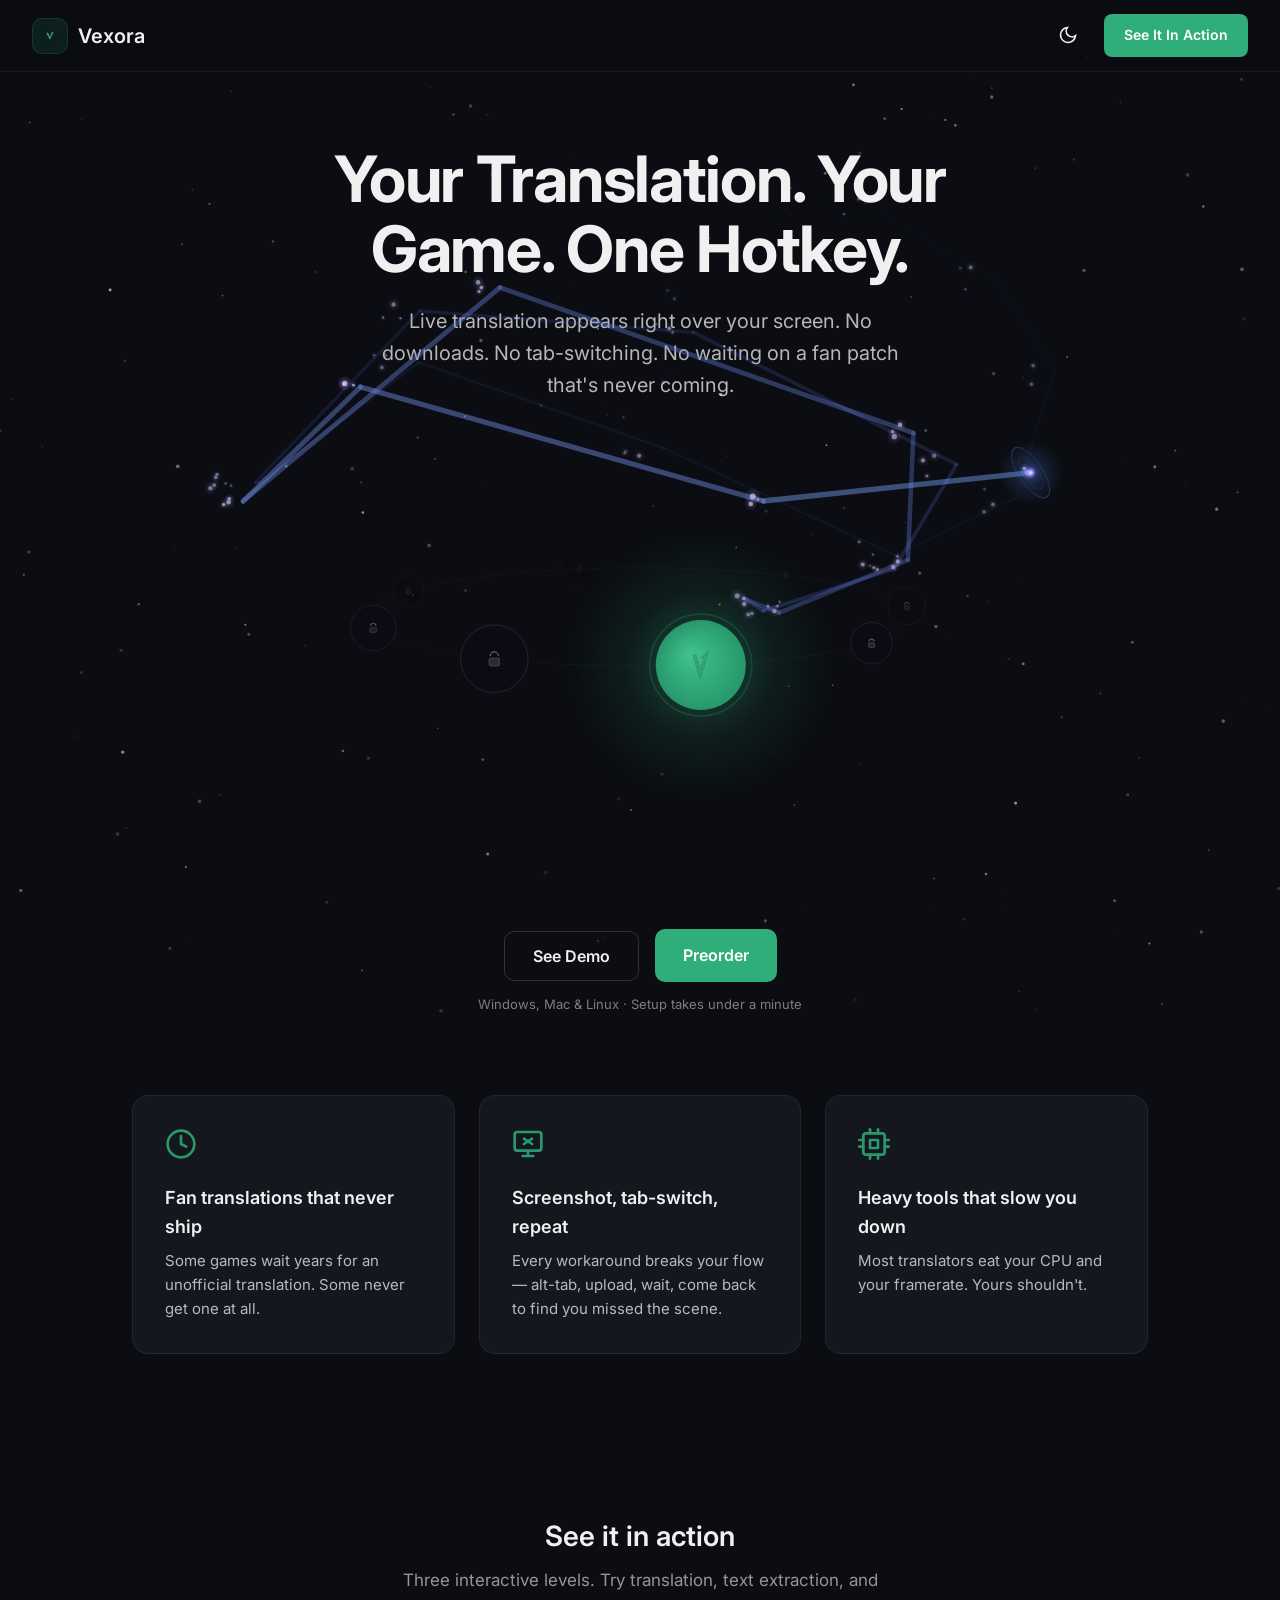
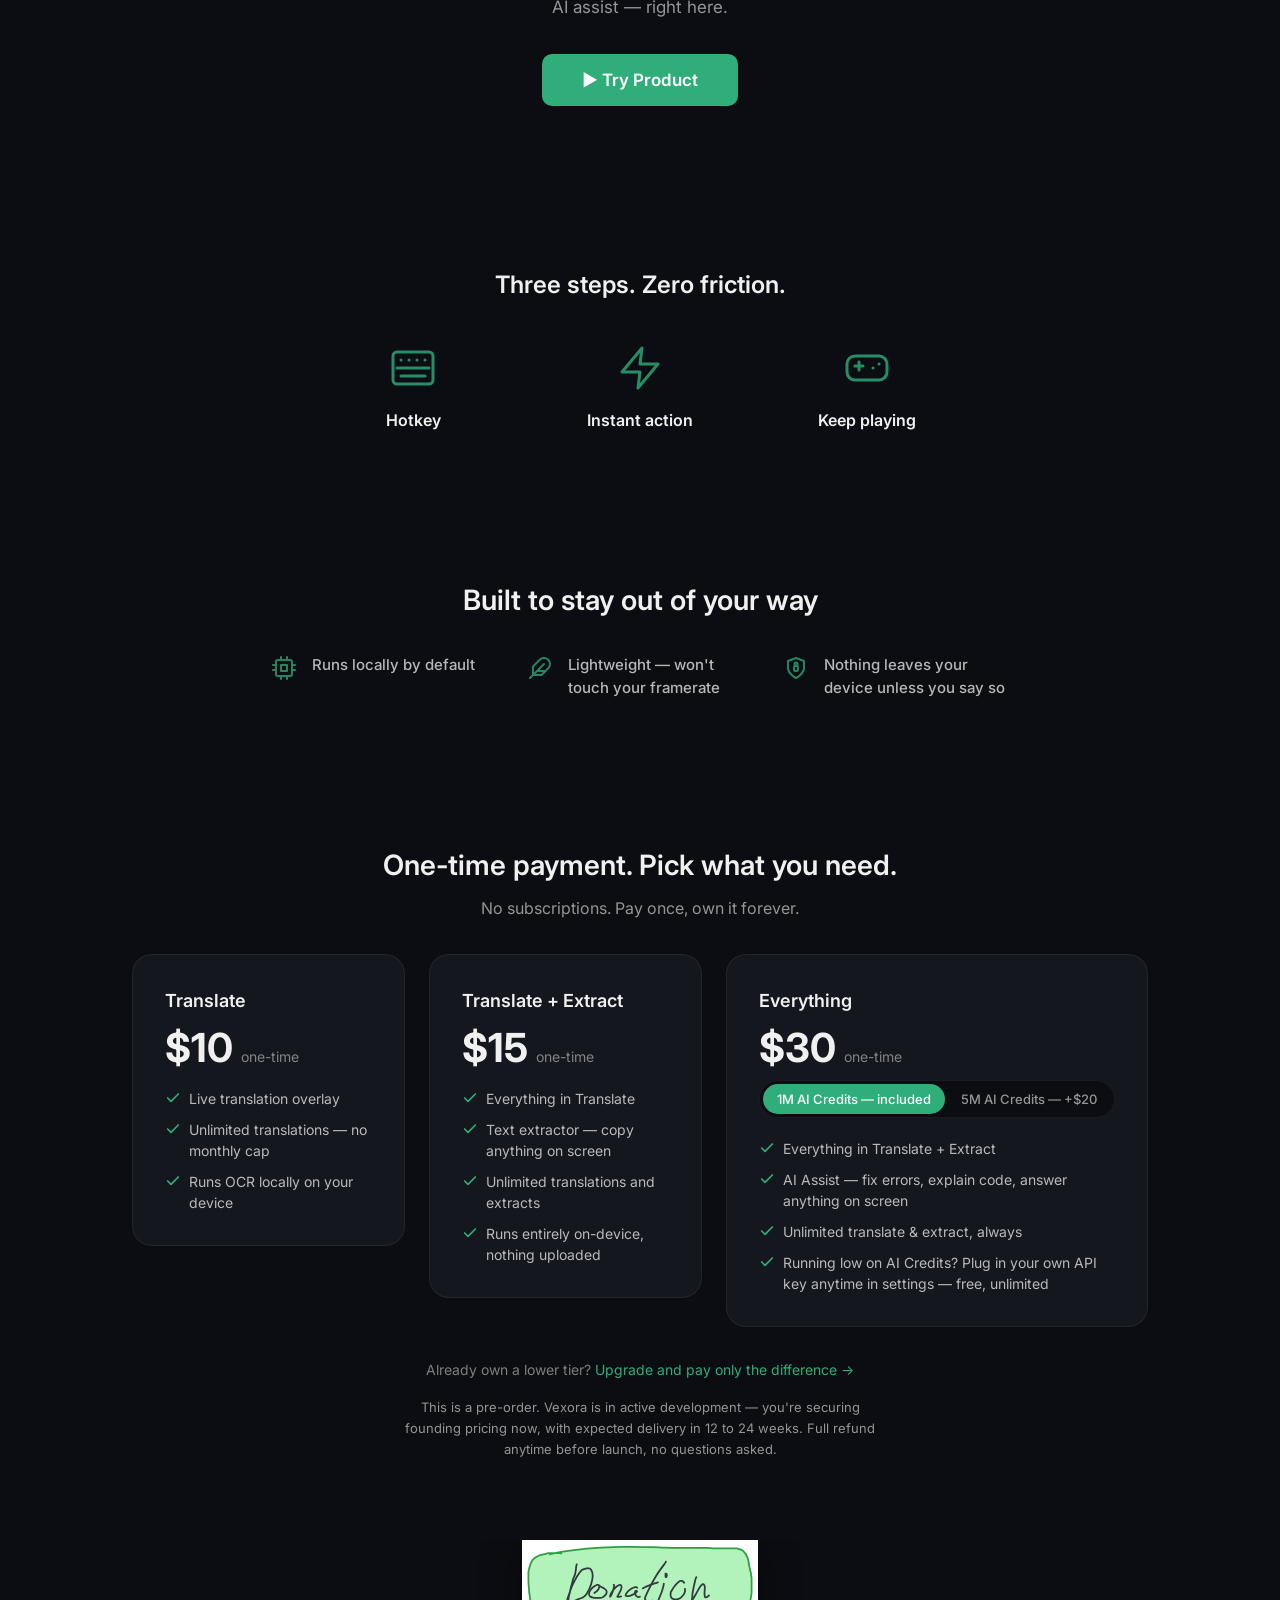
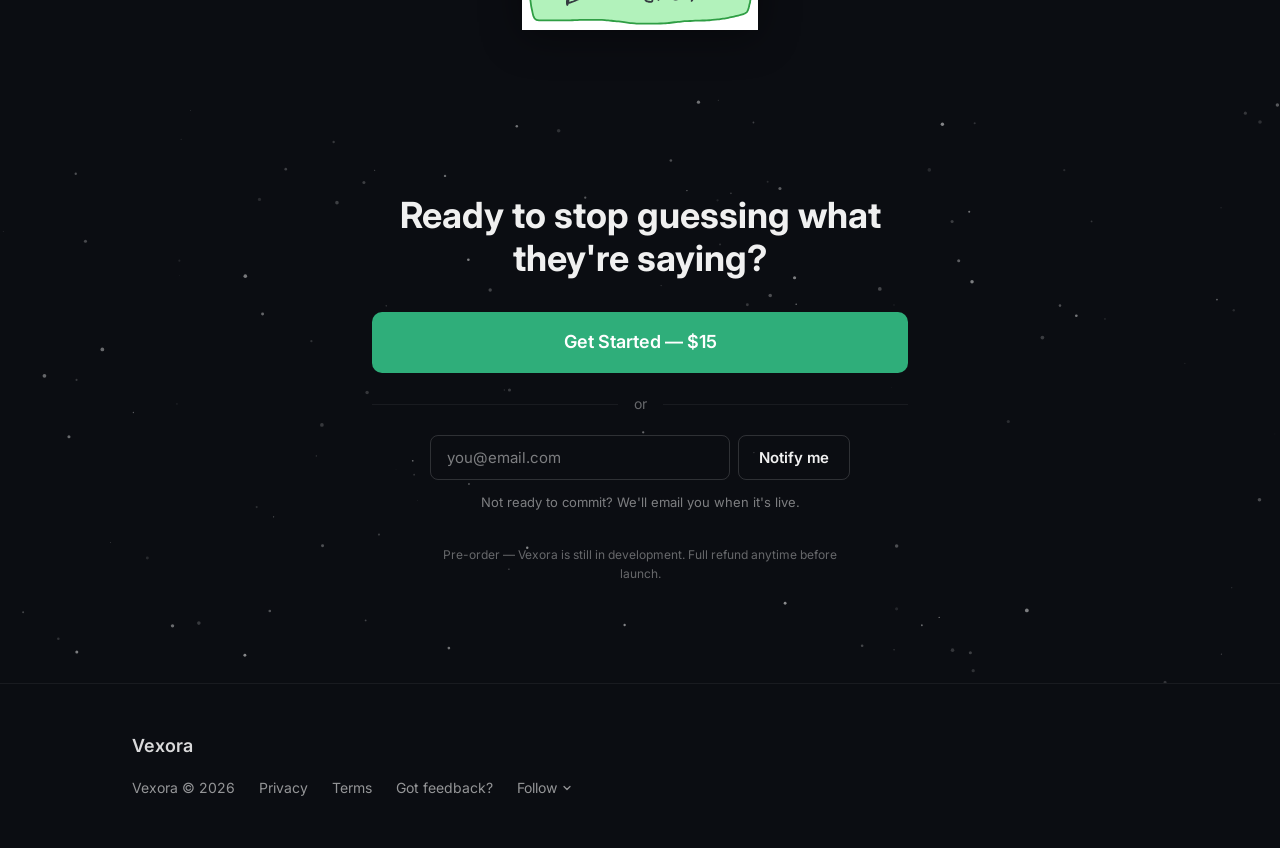
<file: index.html>
<!DOCTYPE html>
<html lang="en" data-theme="dark">
<head>
  <meta charset="UTF-8">
  <meta name="viewport" content="width=device-width, initial-scale=1.0">
  <title>Vexora — Live Game Translation & AI Screen Assistant</title>
  <meta name="description" content="Live translation appears right over your screen. No downloads. No tab-switching. No waiting on a fan patch that's never coming.">

  <!-- Open Graph (Discord / Reddit / Telegram share cards) -->
  <meta property="og:title" content="Vexora — Live Game Translation & AI Screen Assistant">
  <meta property="og:description" content="Live translation overlay for games. One hotkey, zero tab-switching. Works on Windows & Mac.">
  <meta property="og:type" content="website">
  <meta property="og:url" content="https://noxielabs.space/vexora/">
  <meta property="og:image" content="">
  <meta property="og:image:width" content="1200">
  <meta property="og:image:height" content="630">

  <!-- Twitter Card -->
  <meta name="twitter:card" content="summary_large_image">
  <meta name="twitter:title" content="Vexora — Live Game Translation & AI Screen Assistant">
  <meta name="twitter:description" content="Live translation overlay for games. One hotkey, zero tab-switching.">
  <meta name="twitter:image" content="">

  <!-- Favicon (inline SVG placeholder — geometric V in brand green) -->
  <link rel="icon" type="image/svg+xml" href="data:image/svg+xml,%3Csvg xmlns='http://www.w3.org/2000/svg' viewBox='0 0 32 32'%3E%3Crect width='32' height='32' rx='8' fill='%230B0D12'/%3E%3Cpath d='M8 9l8 14 8-14' stroke='%232FAE7A' stroke-width='3' stroke-linecap='round' stroke-linejoin='round' fill='none'/%3E%3C/svg%3E">

  <!-- Fonts -->
  <link rel="preconnect" href="https://fonts.googleapis.com">
  <link rel="preconnect" href="https://fonts.gstatic.com" crossorigin>
  <link href="https://fonts.googleapis.com/css2?family=Inter:wght@400;500;600;700&display=swap" rel="stylesheet">

  <link rel="stylesheet" href="assets/css/main.css">
</head>
<body>

  <!-- ========== HEADER ========== -->
  <header class="header" id="header">
    <a href="./" class="header__logo">
      <span class="header__logo-icon-wrap">
        <img src="assets/images/logo.png" alt="Vexora V logo" class="header__logo-icon">
      </span>
      <span class="header__logo-text">Vexora</span>
    </a>
    <div class="header__right">
      <!-- Theme Toggle -->
      <button class="theme-toggle" id="theme-toggle" aria-label="Toggle theme">
        <!-- Sun icon (shown in light theme) -->
        <svg class="theme-toggle__sun" xmlns="http://www.w3.org/2000/svg" fill="none" viewBox="0 0 24 24" stroke="currentColor" stroke-width="2">
          <circle cx="12" cy="12" r="5"/>
          <line x1="12" y1="1" x2="12" y2="3"/>
          <line x1="12" y1="21" x2="12" y2="23"/>
          <line x1="4.22" y1="4.22" x2="5.64" y2="5.64"/>
          <line x1="18.36" y1="18.36" x2="19.78" y2="19.78"/>
          <line x1="1" y1="12" x2="3" y2="12"/>
          <line x1="21" y1="12" x2="23" y2="12"/>
          <line x1="4.22" y1="19.78" x2="5.64" y2="18.36"/>
          <line x1="18.36" y1="5.64" x2="19.78" y2="4.22"/>
        </svg>
        <!-- Moon icon (shown in dark theme) -->
        <svg class="theme-toggle__moon" xmlns="http://www.w3.org/2000/svg" fill="none" viewBox="0 0 24 24" stroke="currentColor" stroke-width="2">
          <path d="M21 12.79A9 9 0 1 1 11.21 3 7 7 0 0 0 21 12.79z"/>
        </svg>
      </button>
      <!-- CTA — anchors to demo section -->
      <a href="#demo" class="header__cta" id="header-demo-btn">See It In Action</a>
      <!-- Preorder CTA in header links to pricing -->
      <!-- Note: main preorder CTA is in hero section -->
    </div>
  </header>

  <!-- ========== SECTION 1: HERO ========== -->
  <section class="section" id="hero">
    <canvas class="stars-canvas" id="hero-stars"></canvas>

    <div class="hero__content" style="padding: 0 var(--space-xl);">
      <h1 class="hero__title">Your Translation. Your Game. One&nbsp;Hotkey.</h1>
      <p class="hero__subtitle">Live translation appears right over your screen. No downloads. No tab-switching. No waiting on a fan patch that's never coming.</p>
    </div>

    <div class="hero__planets-wrap" id="planets-wrap">
      <canvas class="hero__planets-canvas" id="planets-canvas"></canvas>
    </div>

    <div class="hero__content" style="padding: 0 var(--space-xl);">
      <div class="hero__cta-group">
        <button class="hero__cta hero__cta--secondary" id="hero-demo-btn">See Demo</button>
        <a href="#pricing" class="hero__cta">Preorder</a>
      </div>
      <p class="hero__micro">Windows, Mac &amp; Linux · Setup takes under a minute</p>
    </div>
  </section>

  <!-- ========== SECTION 2: PAIN ========== -->
  <section class="section" id="pain">
    <div class="container">
      <div class="pain__grid">

        <!-- Card 1 -->
        <div class="pain-card">
          <svg class="pain-card__icon" viewBox="0 0 24 24" fill="none" stroke="currentColor" stroke-width="2" stroke-linecap="round" stroke-linejoin="round">
            <circle cx="12" cy="12" r="10"/>
            <polyline points="12 6 12 12 16 14"/>
          </svg>
          <h3 class="pain-card__title">Fan translations that never ship</h3>
          <p class="pain-card__text">Some games wait years for an unofficial translation. Some never get one at all.</p>
        </div>

        <!-- Card 2 -->
        <div class="pain-card">
          <svg class="pain-card__icon" viewBox="0 0 24 24" fill="none" stroke="currentColor" stroke-width="2" stroke-linecap="round" stroke-linejoin="round">
            <rect x="2" y="3" width="20" height="14" rx="2"/>
            <line x1="8" y1="21" x2="16" y2="21"/>
            <line x1="12" y1="17" x2="12" y2="21"/>
            <line x1="15" y1="8" x2="9" y2="12"/>
            <line x1="9" y1="8" x2="15" y2="12"/>
          </svg>
          <h3 class="pain-card__title">Screenshot, tab-switch, repeat</h3>
          <p class="pain-card__text">Every workaround breaks your flow — alt-tab, upload, wait, come back to find you missed the scene.</p>
        </div>

        <!-- Card 3 -->
        <div class="pain-card">
          <svg class="pain-card__icon" viewBox="0 0 24 24" fill="none" stroke="currentColor" stroke-width="2" stroke-linecap="round" stroke-linejoin="round">
            <rect x="4" y="4" width="16" height="16" rx="2"/>
            <rect x="9" y="9" width="6" height="6"/>
            <line x1="9" y1="1" x2="9" y2="4"/>
            <line x1="15" y1="1" x2="15" y2="4"/>
            <line x1="9" y1="20" x2="9" y2="23"/>
            <line x1="15" y1="20" x2="15" y2="23"/>
            <line x1="20" y1="9" x2="23" y2="9"/>
            <line x1="20" y1="14" x2="23" y2="14"/>
            <line x1="1" y1="9" x2="4" y2="9"/>
            <line x1="1" y1="14" x2="4" y2="14"/>
          </svg>
          <h3 class="pain-card__title">Heavy tools that slow you down</h3>
          <p class="pain-card__text">Most translators eat your CPU and your framerate. Yours shouldn't.</p>
        </div>

      </div>
    </div>
  </section>

  <!-- ========== SECTION 3: INTERACTIVE DEMO ========== -->
  <section class="section" id="demo">
    <div class="container" style="text-align: center;">
      <h2 class="demo__title">See it in action</h2>
      <p style="font-size: 17px; color: var(--text-tertiary); margin-top: var(--space-sm); margin-bottom: var(--space-xl); max-width: 480px; margin-left: auto; margin-right: auto;">Three interactive levels. Try translation, text extraction, and AI assist — right here.</p>
      <button class="hero__cta" id="try-product-btn" style="font-size: 17px; padding: 16px 40px;">
        ▶︎ Try Product
      </button>
    </div>
  </section>

  <!-- ========== SECTION 4: HOW IT WORKS ========== -->
  <section class="section" id="how-it-works">
    <div class="container">
      <div class="hiw__header">
        <h2 class="hiw__title">Three steps. Zero friction.</h2>
      </div>
      <div class="hiw__grid">
        <!-- Step 1 -->
        <div class="hiw__step">
          <svg class="hiw__icon" viewBox="0 0 24 24" fill="none" stroke="currentColor" stroke-width="1.5" stroke-linecap="round" stroke-linejoin="round">
            <rect x="2" y="4" width="20" height="16" rx="2"/>
            <line x1="6" y1="8" x2="6" y2="8.01"/>
            <line x1="10" y1="8" x2="10" y2="8.01"/>
            <line x1="14" y1="8" x2="14" y2="8.01"/>
            <line x1="18" y1="8" x2="18" y2="8.01"/>
            <line x1="4" y1="12" x2="20" y2="12"/>
            <line x1="6" y1="16" x2="18" y2="16"/>
          </svg>
          <span class="hiw__label">Hotkey</span>
        </div>
        <!-- Step 2 -->
        <div class="hiw__step">
          <svg class="hiw__icon" viewBox="0 0 24 24" fill="none" stroke="currentColor" stroke-width="1.5" stroke-linecap="round" stroke-linejoin="round">
            <polygon points="13 2 3 14 12 14 11 22 21 10 12 10 13 2"/>
          </svg>
          <span class="hiw__label">Instant action</span>
        </div>
        <!-- Step 3 -->
        <div class="hiw__step">
          <svg class="hiw__icon" viewBox="0 0 24 24" fill="none" stroke="currentColor" stroke-width="1.5" stroke-linecap="round" stroke-linejoin="round">
            <line x1="6" y1="11" x2="10" y2="11"/>
            <line x1="8" y1="9" x2="8" y2="13"/>
            <line x1="15" y1="12" x2="15.01" y2="12"/>
            <line x1="18" y1="10" x2="18.01" y2="10"/>
            <rect x="2" y="6" width="20" height="12" rx="4"/>
          </svg>
          <span class="hiw__label">Keep playing</span>
        </div>
      </div>
    </div>
  </section>

  <!-- ========== SECTION 5: PRIVACY / TRUST ========== -->
  <section class="section" id="privacy-trust">
    <div class="container container--narrow">
      <div class="trust__header">
        <h2 class="trust__title">Built to stay out of your way</h2>
      </div>
      <div class="trust__grid">
        <!-- Item 1 -->
        <div class="trust__item">
          <svg class="trust__icon" viewBox="0 0 24 24" fill="none" stroke="currentColor" stroke-width="2" stroke-linecap="round" stroke-linejoin="round">
            <rect x="4" y="4" width="16" height="16" rx="2"/>
            <rect x="9" y="9" width="6" height="6"/>
            <line x1="9" y1="1" x2="9" y2="4"/><line x1="15" y1="1" x2="15" y2="4"/>
            <line x1="9" y1="20" x2="9" y2="23"/><line x1="15" y1="20" x2="15" y2="23"/>
            <line x1="20" y1="9" x2="23" y2="9"/><line x1="20" y1="14" x2="23" y2="14"/>
            <line x1="1" y1="9" x2="4" y2="9"/><line x1="1" y1="14" x2="4" y2="14"/>
          </svg>
          <span class="trust__text">Runs locally by default</span>
        </div>
        <!-- Item 2 -->
        <div class="trust__item">
          <svg class="trust__icon" viewBox="0 0 24 24" fill="none" stroke="currentColor" stroke-width="2" stroke-linecap="round" stroke-linejoin="round">
            <path d="M20.24 12.24a6 6 0 0 0-8.49-8.49L5 10.5V19h8.5z"/>
            <line x1="16" y1="8" x2="2" y2="22"/>
            <line x1="17.5" y1="15" x2="9" y2="15"/>
          </svg>
          <span class="trust__text">Lightweight — won't touch your framerate</span>
        </div>
        <!-- Item 3 -->
        <div class="trust__item">
          <svg class="trust__icon" viewBox="0 0 24 24" fill="none" stroke="currentColor" stroke-width="2" stroke-linecap="round" stroke-linejoin="round">
            <path d="M12 22s8-4 8-10V5l-8-3-8 3v7c0 6 8 10 8 10z"/>
            <rect x="10" y="10" width="4" height="5" rx="1"/>
            <circle cx="12" cy="8" r="1.5"/>
          </svg>
          <span class="trust__text">Nothing leaves your device unless you say so</span>
        </div>
      </div>
    </div>
  </section>

  <!-- ========== SECTION 6: PRICING ========== -->
  <section class="section" id="pricing">
    <div class="container">

      <div class="pricing__header">
        <h2 class="pricing__title">One-time payment. Pick what you need.</h2>
        <p class="pricing__subtitle">No subscriptions. Pay once, own it forever.</p>
      </div>

      <div class="pricing__grid">

        <!-- TIER 1 -->
        <div class="pricing-card">
          <h3 class="pricing-card__name">Translate</h3>
          <div class="pricing-card__price-row">
            <span class="pricing-card__price">$10</span>
            <span class="pricing-card__price-label">one-time</span>
          </div>
          <ul class="pricing-card__features">
            <li class="pricing-card__feature">
              <svg class="pricing-card__check" viewBox="0 0 24 24" fill="none" stroke="currentColor" stroke-width="2.5" stroke-linecap="round" stroke-linejoin="round"><polyline points="20 6 9 17 4 12"/></svg>
              Live translation overlay
            </li>
            <li class="pricing-card__feature">
              <svg class="pricing-card__check" viewBox="0 0 24 24" fill="none" stroke="currentColor" stroke-width="2.5" stroke-linecap="round" stroke-linejoin="round"><polyline points="20 6 9 17 4 12"/></svg>
              Unlimited translations — no monthly cap
            </li>
            <li class="pricing-card__feature">
              <svg class="pricing-card__check" viewBox="0 0 24 24" fill="none" stroke="currentColor" stroke-width="2.5" stroke-linecap="round" stroke-linejoin="round"><polyline points="20 6 9 17 4 12"/></svg>
              Runs OCR locally on your device
            </li>
          </ul>
          <!-- <a href="#pending-checkout" class="pricing-card__btn pricing-card__btn--secondary" id="btn-tier1">Get Translate</a> -->
        </div>

        <!-- TIER 2 (highlighted) -->
        <div class="pricing-card">

          <h3 class="pricing-card__name">Translate + Extract</h3>
          <div class="pricing-card__price-row">
            <span class="pricing-card__price">$15</span>
            <span class="pricing-card__price-label">one-time</span>
          </div>
          <ul class="pricing-card__features">
            <li class="pricing-card__feature">
              <svg class="pricing-card__check" viewBox="0 0 24 24" fill="none" stroke="currentColor" stroke-width="2.5" stroke-linecap="round" stroke-linejoin="round"><polyline points="20 6 9 17 4 12"/></svg>
              Everything in Translate
            </li>
            <li class="pricing-card__feature">
              <svg class="pricing-card__check" viewBox="0 0 24 24" fill="none" stroke="currentColor" stroke-width="2.5" stroke-linecap="round" stroke-linejoin="round"><polyline points="20 6 9 17 4 12"/></svg>
              Text extractor — copy anything on screen
            </li>
            <li class="pricing-card__feature">
              <svg class="pricing-card__check" viewBox="0 0 24 24" fill="none" stroke="currentColor" stroke-width="2.5" stroke-linecap="round" stroke-linejoin="round"><polyline points="20 6 9 17 4 12"/></svg>
              Unlimited translations and extracts
            </li>
            <li class="pricing-card__feature">
              <svg class="pricing-card__check" viewBox="0 0 24 24" fill="none" stroke="currentColor" stroke-width="2.5" stroke-linecap="round" stroke-linejoin="round"><polyline points="20 6 9 17 4 12"/></svg>
              Runs entirely on-device, nothing uploaded
            </li>
          </ul>
          <!-- <a href="#pending-checkout" class="pricing-card__btn pricing-card__btn--primary" id="btn-tier2">Get Translate + Extract</a> -->
        </div>

        <!-- TIER 3 (with AI Credits toggle) -->
        <div class="pricing-card">
          <h3 class="pricing-card__name">Everything</h3>
          <div class="pricing-card__price-row">
            <span class="pricing-card__price" id="tier3-price">$30</span>
            <span class="pricing-card__price-label">one-time</span>
          </div>

          <!-- AI Credits toggle -->
          <div class="pricing-card__toggle-wrap">
            <div class="credits-toggle" id="credits-toggle">
              <button class="credits-toggle__opt active" data-credits="1m">1M AI Credits — included</button>
              <button class="credits-toggle__opt" data-credits="5m">5M AI Credits — +$20</button>
            </div>
          </div>

          <ul class="pricing-card__features">
            <li class="pricing-card__feature">
              <svg class="pricing-card__check" viewBox="0 0 24 24" fill="none" stroke="currentColor" stroke-width="2.5" stroke-linecap="round" stroke-linejoin="round"><polyline points="20 6 9 17 4 12"/></svg>
              Everything in Translate + Extract
            </li>
            <li class="pricing-card__feature">
              <svg class="pricing-card__check" viewBox="0 0 24 24" fill="none" stroke="currentColor" stroke-width="2.5" stroke-linecap="round" stroke-linejoin="round"><polyline points="20 6 9 17 4 12"/></svg>
              AI Assist — fix errors, explain code, answer anything on screen
            </li>
            <li class="pricing-card__feature">
              <svg class="pricing-card__check" viewBox="0 0 24 24" fill="none" stroke="currentColor" stroke-width="2.5" stroke-linecap="round" stroke-linejoin="round"><polyline points="20 6 9 17 4 12"/></svg>
              Unlimited translate &amp; extract, always
            </li>
            <li class="pricing-card__feature">
              <svg class="pricing-card__check" viewBox="0 0 24 24" fill="none" stroke="currentColor" stroke-width="2.5" stroke-linecap="round" stroke-linejoin="round"><polyline points="20 6 9 17 4 12"/></svg>
              Running low on AI Credits? Plug in your own API key anytime in settings — free, unlimited
            </li>
          </ul>
          <!-- <a href="#pending-checkout" class="pricing-card__btn pricing-card__btn--secondary" id="btn-tier3">Get Everything</a> -->
        </div>

      </div>

      <!-- Upgrade + disclaimer -->
      <div class="pricing__footer">
        <p class="pricing__upgrade">Already own a lower tier? <a href="mailto:noxielabs@gmail.com">Upgrade and pay only the difference →</a></p>
        <p class="pricing__disclaimer">This is a pre-order. Vexora is in active development — you're securing founding pricing now, with expected delivery in 12 to 24 weeks. Full refund anytime before launch, no questions asked.</p>
      </div>

    </div>
  </section>

  <!-- ========== BETA CTA BUTTON ========== -->
  <div style="display: flex; justify-content: center; padding: 0 24px 64px;">
    <a href="pages/beta.html" style="display: inline-block; transition: transform 0.3s ease;" onmouseenter="this.style.transform='scale(1.05) rotate(-2deg)'" onmouseleave="this.style.transform='scale(1) rotate(0deg)'">
      <img src="assets/images/button.svg" alt="Join the Beta" style="max-height: 90px; display: block; filter: drop-shadow(0 6px 20px rgba(0, 0, 0, 0.4));">
    </a>
  </div>

  <!-- ========== SECTION 7: FINAL CTA ========== -->
  <section class="section" id="final-cta">
    <canvas class="stars-canvas" id="cta-stars"></canvas>
    <div class="container container--cta" style="position: relative; z-index: 2;">
      <h2 class="cta__title">Ready to stop guessing what they're saying?</h2>

      <a href="#pending-checkout" class="cta__primary" id="cta-primary-btn">Get Started — $15</a>

      <div class="cta__divider"><span>or</span></div>

      <!-- Email form (inline confirmation, no redirect) -->
      <div id="email-form-wrap">
        <form class="cta__email-form" id="email-form" novalidate>
          <input class="cta__email-input" type="email" name="email" placeholder="you@email.com" required autocomplete="email">
          <button class="cta__email-btn" type="submit">Notify me</button>
        </form>
        <p class="cta__email-hint">Not ready to commit? We'll email you when it's live.</p>
      </div>

      <p class="cta__preorder-note">Pre-order — Vexora is still in development. Full refund anytime before launch.</p>
    </div>
  </section>

  <!-- ========== FOOTER ========== -->
  <footer class="footer" id="footer">
    <div class="footer__inner">
      <div class="footer__brand">Vexora</div>
      <div class="footer__links">
        <span class="footer__copy">Vexora © 2026</span>
        <a href="./pages/privacy.html" class="footer__link">Privacy</a>
        <a href="./pages/terms.html" class="footer__link">Terms</a>
        <a href="https://tally.so/r/rjQXMv" class="footer__link" id="footer-feedback" target="_blank" rel="noopener">Got feedback?</a>

        <!-- Follow popup -->
        <div class="footer__follow-wrap">
          <button class="footer__follow-btn" id="follow-btn">
            Follow
            <svg viewBox="0 0 24 24" fill="none" stroke="currentColor" stroke-width="2.5" stroke-linecap="round" stroke-linejoin="round"><polyline points="6 9 12 15 18 9"/></svg>
          </button>
          <div class="footer__popup" id="follow-popup">
            <!-- Twitter/X -->
            <a href="https://x.com/noxielabs" class="footer__popup-link" id="social-twitter" target="_blank" rel="noopener">
              <svg viewBox="0 0 24 24"><path d="M23.953 4.57a10 10 0 01-2.825.775 4.958 4.958 0 002.163-2.723 10.054 10.054 0 01-3.127 1.195 4.92 4.92 0 00-8.384 4.482C7.69 8.095 4.067 6.13 1.64 3.162a4.822 4.822 0 00-.666 2.475c0 1.71.87 3.213 2.188 4.096a4.904 4.904 0 01-2.228-.616v.06a4.923 4.923 0 003.946 4.827 4.996 4.996 0 01-2.212.085 4.936 4.936 0 004.604 3.417 9.867 9.867 0 01-6.102 2.105c-.39 0-.779-.023-1.17-.067a13.995 13.995 0 007.557 2.209c9.053 0 13.998-7.496 13.998-13.985 0-.21 0-.42-.015-.63A9.935 9.935 0 0024 4.59z"/></svg>
              Twitter (X)
            </a>
            <!-- Telegram -->
            <a href="https://t.me/noxielabs" class="footer__popup-link" id="social-telegram" target="_blank" rel="noopener">
              <svg viewBox="0 0 24 24" fill="currentColor"><path d="M11.944 0A12 12 0 0 0 0 12a12 12 0 0 0 12 12 12 12 0 0 0 12-12A12 12 0 0 0 12 0h-.056zm4.962 7.224c.1-.002.321.023.465.14a.506.506 0 0 1 .171.325c.016.093.036.306.02.472-.18 1.898-.962 6.502-1.36 8.627-.168.9-.499 1.201-.82 1.23-.696.065-1.225-.46-1.9-.902-1.056-.693-1.653-1.124-2.678-1.8-1.185-.78-.417-1.21.258-1.91.177-.184 3.247-2.977 3.307-3.23.007-.032.014-.15-.056-.212s-.174-.041-.249-.024c-.106.024-1.793 1.14-5.061 3.345-.479.33-.913.49-1.302.48-.428-.008-1.252-.241-1.865-.44-.752-.245-1.349-.374-1.297-.789.027-.216.325-.437.893-.663 3.498-1.524 5.83-2.529 6.998-3.014 3.332-1.386 4.025-1.627 4.476-1.635z"/></svg>
              Telegram
            </a>
          </div>
        </div>
      </div>
    </div>
  </footer>

  <!-- ========== FULL-SCREEN DEMO OVERLAY ========== -->
  <div class="demo-overlay" id="demo-overlay">
    <div class="demo-overlay__bar">
      <div class="demo-overlay__progress">
        <div class="demo-overlay__step" id="step-1"></div>
        <div class="demo-overlay__step" id="step-2"></div>
        <div class="demo-overlay__step" id="step-3"></div>
        <span class="demo-overlay__level-label" id="level-label">Level 1 / 3</span>
      </div>
      <button class="demo-overlay__close" id="overlay-close" aria-label="Close demo">
        <svg viewBox="0 0 24 24" fill="none" stroke="currentColor" stroke-width="2" stroke-linecap="round" stroke-linejoin="round"><line x1="18" y1="6" x2="6" y2="18"/><line x1="6" y1="6" x2="18" y2="18"/></svg>
      </button>
    </div>

    <canvas class="demo-overlay__comet" id="demo-comet-canvas"></canvas>

    <div class="demo-overlay__body">
      <!-- Level transition screen -->
      <div class="demo-overlay__transition" id="level-transition">
        <div class="demo-overlay__transition-text" id="transition-text">Level Complete!</div>
        <div class="demo-overlay__transition-sub" id="transition-sub">Moving to next level...</div>
      </div>

      <!-- LEVEL 1: Translate (user-triggered) -->
      <div class="demo-overlay__level" id="overlay-level-1">
        <div class="demo-overlay__level-title">Level 1 — Translate</div>
        <p class="demo-overlay__level-desc">Press the hotkey to translate</p>

        <div class="demo-stage">
          <div class="translate__speaker">
            <div class="translate__avatar"></div>
            <span class="translate__speaker-name">NPC</span>
          </div>
          <div class="translate__text-line" id="ol-translate-text"></div>
        </div>

        <div class="demo-hotkey-indicator" id="ol-hotkey-indicator">
          <kbd>Hotkey</kbd> <span style="margin-left: 4px;">Translate</span>
        </div>
        <p class="demo-auto-caption" id="ol-translate-caption">That's it. No alt-tab, no dictionary, no guessing.</p>
      </div>

      <!-- LEVEL 2: Extract (user selects) -->
      <div class="demo-overlay__level" id="overlay-level-2">
        <div class="demo-overlay__level-title">Level 2 — Extract</div>
        <p class="demo-overlay__level-desc">Drag to select the text block</p>

        <div class="demo-stage" id="ol-extract-stage">
          <div class="demo__geo-frame demo__geo-frame--draggable" id="ol-extract-frame" style="max-width: 100%;">
            <div class="extract__lines" id="ol-extract-lines">
              <div class="extract__line"></div>
              <div class="extract__line"></div>
              <div class="extract__line"></div>
              <div class="extract__line"></div>
              <div class="extract__line"></div>
              <div class="extract__line"></div>
              <div class="extract__selection" id="ol-extract-selection"></div>
            </div>
            <div class="demo__toast" id="ol-extract-toast">
              <svg viewBox="0 0 24 24" fill="none" stroke="currentColor" stroke-width="2.5" stroke-linecap="round" stroke-linejoin="round"><polyline points="20 6 9 17 4 12"/></svg>
              Copied to clipboard
            </div>
            <div class="demo__select-rect" id="ol-extract-select-rect"></div>
          </div>
        </div>
        <p class="demo-auto-caption" id="ol-extract-caption">Grab any text on screen. Paste it wherever you need it.</p>
      </div>

      <!-- LEVEL 3: Assist (user selects) -->
      <div class="demo-overlay__level" id="overlay-level-3">
        <div class="demo-overlay__level-title">Level 3 — Assist</div>
        <p class="demo-overlay__level-desc">Select the broken blocks to fix them</p>

        <div class="demo-stage" id="ol-assist-stage">
          <div class="demo__geo-frame demo__geo-frame--draggable" id="ol-assist-frame" style="max-width: 100%;">
            <div class="assist__blocks" id="ol-assist-blocks">
              <div class="assist__block glitched"></div>
              <div class="assist__block glitched"></div>
              <div class="assist__block glitched"></div>
              <div class="assist__block glitched"></div>
              <div class="assist__block glitched"></div>
              <div class="assist__block glitched"></div>
            </div>
            <p class="assist__result" id="ol-assist-result">Fixed. Here's what went wrong: mismatched bracket on line 12.</p>
            <div class="demo__select-rect" id="ol-assist-select-rect"></div>
          </div>
        </div>
        <p class="demo-auto-caption" id="ol-assist-caption">From broken terminal output to a clear answer — instantly.</p>
      </div>

      <!-- FINISH screen -->
      <div class="demo-finish" id="overlay-finish">
        <div class="demo-finish__icon">
          <svg viewBox="0 0 24 24" fill="none" stroke="currentColor" stroke-width="2.5" stroke-linecap="round" stroke-linejoin="round"><polyline points="20 6 9 17 4 12"/></svg>
        </div>
        <div class="demo-finish__title">Demo Complete</div>
        <p class="demo-finish__desc">You've seen Translate, Extract, and Assist in action. Ready to get started?</p>
        <button class="demo-finish__btn" id="overlay-finish-btn">Finish</button>
      </div>
    </div>
  </div>

  <!-- Comet overlay canvas -->
  <canvas class="comet-canvas" id="comet-canvas"></canvas>

  <!-- Planet tooltip -->
  <div class="planet-tooltip" id="planet-tooltip"></div>

  <script>
    /* =============================================
       CONFIG — named constants for connectors
       (design-brief.md §10, mvp-toolbox.md)
       ============================================= */
    const CONFIG = {
      // Lemon Squeezy Checkout Links (Leave empty until you pass verification)
      LEMONSQUEEZY_CHECKOUT_URL_TIER1: "", 
      LEMONSQUEEZY_CHECKOUT_URL_TIER2: "",
      LEMONSQUEEZY_CHECKOUT_URL_TIER3_BASE: "",
      LEMONSQUEEZY_CHECKOUT_URL_TIER3_PLUS: "",
      
      // Loops.so Form Endpoint (Paste your Loops endpoint URL here)
      EMAIL_FORM_ENDPOINT: "https://app.loops.so/api/newsletter-form/cmslrspyg0m100j4dcmnsko24",
      
      // External Links (Replace these with your actual URLs)
      FEEDBACK_FORM_URL: "https://tally.so/r/rjQXMv", // Example Tally link
      TWITTER_URL: "https://x.com/noxielabs",
      TELEGRAM_URL: "https://t.me/noxielabs",
    };

    /* =============================================
       THEME TOGGLE
       ============================================= */
    const html = document.documentElement;
    const toggle = document.getElementById('theme-toggle');

    // Restore saved theme or default to dark
    const savedTheme = localStorage.getItem('vexora-theme') || 'dark';
    html.setAttribute('data-theme', savedTheme);

    toggle.addEventListener('click', () => {
      const current = html.getAttribute('data-theme');
      const next = current === 'dark' ? 'light' : 'dark';
      html.setAttribute('data-theme', next);
      localStorage.setItem('vexora-theme', next);
    });

    /* =============================================
       HEADER SCROLL STATE
       ============================================= */
    const header = document.getElementById('header');

    const onScroll = () => {
      if (window.scrollY > 10) {
        header.classList.add('scrolled');
      } else {
        header.classList.remove('scrolled');
      }
    };

    window.addEventListener('scroll', onScroll, { passive: true });
    onScroll(); // init

    /* =============================================
       HERO PARALLAX — mouse-driven bg shift
       (design-brief §1: "легкий parallax при русі
        миші, зсув 5-10px")
       ============================================= */
    const heroBg = document.getElementById('hero-bg');
    const heroSection = document.getElementById('hero');

    if (heroBg && heroSection) {
      let rafId = null;

      heroSection.addEventListener('mousemove', (e) => {
        if (rafId) return; // throttle to one rAF
        rafId = requestAnimationFrame(() => {
          const rect = heroSection.getBoundingClientRect();
          // Normalise cursor position to -1…+1 from center
          const nx = ((e.clientX - rect.left) / rect.width - 0.5) * 2;
          const ny = ((e.clientY - rect.top) / rect.height - 0.5) * 2;
          // Shift up to ±10px
          const dx = nx * 10;
          const dy = ny * 10;
          heroBg.style.transform = `translate(${dx}px, ${dy}px)`;
          rafId = null;
        });
      });

      heroSection.addEventListener('mouseleave', () => {
        heroBg.style.transition = 'transform 0.6s ease';
        heroBg.style.transform = 'translate(0, 0)';
        setTimeout(() => { heroBg.style.transition = ''; }, 600);
      });
    }

    /* =============================================
       GAMIFIED DEMO — Full-screen overlay with levels
       ============================================= */

    const GLYPHS = 'ΨΞΩΣΔΘΛΦαβγδεζηθλμξπρσφψωᚠᚢᚦᚨᚱᚲᛃᛇᛈᛉᛊᛏᛒᛗᛚᛞ';
    const TRANSLATED = 'Wait — I understand this now.';
    function randomGlyph() { return GLYPHS[Math.floor(Math.random() * GLYPHS.length)]; }
    function buildGlyphString(t) { return t.split('').map(c => c === ' ' ? ' ' : randomGlyph()).join(''); }

    // --- Overlay state machine ---
    const overlay = document.getElementById('demo-overlay');
    const overlayBody = overlay.querySelector('.demo-overlay__body');
    const levelLabel = document.getElementById('level-label');
    const steps = [document.getElementById('step-1'), document.getElementById('step-2'), document.getElementById('step-3')];
    const levels = [document.getElementById('overlay-level-1'), document.getElementById('overlay-level-2'), document.getElementById('overlay-level-3')];
    const finishScreen = document.getElementById('overlay-finish');
    const transitionEl = document.getElementById('level-transition');
    const transitionText = document.getElementById('transition-text');
    const transitionSub = document.getElementById('transition-sub');
    let currentLevel = 0;
    let translateLoopTimer = null;
    let overlayOpen = false;

    function openOverlay() {
      overlayOpen = true;
      document.body.style.overflow = 'hidden';
      overlay.classList.add('open');
      startLevel(1);
    }

    function closeOverlay() {
      overlayOpen = false;
      overlay.classList.remove('open');
      document.body.style.overflow = '';
      stopTranslateLoop();
      stopDemoComet();
      // Scroll back to the Try Product button
      setTimeout(() => {
        const btn = document.getElementById('try-product-btn');
        if (btn) btn.scrollIntoView({ behavior: 'smooth', block: 'center' });
      }, 500);
    }

    function updateProgress(level) {
      steps.forEach((s, i) => {
        s.classList.remove('active', 'done');
        if (i + 1 < level) s.classList.add('done');
        else if (i + 1 === level) s.classList.add('active');
      });
      levelLabel.textContent = level <= 3 ? `Level ${level} / 3` : 'Complete';
    }

    function startLevel(num) {
      currentLevel = num;
      updateProgress(num);

      // Hide all levels + finish
      levels.forEach(l => l.classList.remove('active'));
      finishScreen.classList.remove('active');
      transitionEl.classList.remove('active');

      if (num === 1) { startLevel1(); }
      else if (num === 2) { initLevel2(); levels[1].classList.add('active'); }
      else if (num === 3) { initLevel3(); levels[2].classList.add('active'); }

      // Start the demo comet guide for this level
      startDemoComet(num);
    }

    function transitionToLevel(nextNum) {
      stopTranslateLoop();
      stopDemoComet();
      const isFinish = nextNum > 3;
      transitionText.textContent = isFinish ? 'All Levels Complete!' : 'Level Complete!';
      transitionSub.textContent = isFinish ? 'Great job!' : 'Moving to next level...';
      transitionEl.classList.add('active');

      setTimeout(() => {
        transitionEl.classList.remove('active');
        if (isFinish) {
          levels.forEach(l => l.classList.remove('active'));
          updateProgress(4);
          finishScreen.classList.add('active');
        } else {
          startLevel(nextNum);
        }
      }, 1500);
    }

    // --- Localized success animation (confetti within shape) ---
    function playSuccessParticles(stageEl, rectData) {
      const container = document.createElement('div');
      container.className = 'selection-success';
      // Position at center of the selection rect
      const cx = rectData.x + rectData.w / 2;
      const cy = rectData.y + rectData.h / 2;
      container.style.left = cx + 'px';
      container.style.top = cy + 'px';

      const colors = ['#2FAE7A', '#6E64FC', '#4F8EF7', '#F5A623', '#3ec48f'];
      const count = 18;

      for (let i = 0; i < count; i++) {
        const p = document.createElement('div');
        p.className = 'selection-success__particle';
        const angle = (Math.PI * 2 * i) / count + (Math.random() - 0.5) * 0.5;
        const dist = 20 + Math.random() * Math.min(rectData.w, rectData.h) * 0.4;
        const tx = Math.cos(angle) * dist;
        const ty = Math.sin(angle) * dist;
        const sz = 4 + Math.random() * 5;
        p.style.width = sz + 'px';
        p.style.height = sz + 'px';
        p.style.background = colors[i % colors.length];
        p.style.setProperty('--tx', tx + 'px');
        p.style.setProperty('--ty', ty + 'px');
        container.appendChild(p);
      }

      stageEl.style.position = 'relative';
      stageEl.appendChild(container);
      setTimeout(() => container.remove(), 900);
    }

    // --- LEVEL 1: User-triggered translate ---
    const olTranslateEl = document.getElementById('ol-translate-text');
    const olHotkeyInd = document.getElementById('ol-hotkey-indicator');
    const olTranslateCaption = document.getElementById('ol-translate-caption');
    let level1Triggered = false;

    function olRenderChars(text, className) {
      olTranslateEl.innerHTML = '';
      text.split('').forEach((ch, i) => {
        const span = document.createElement('span');
        span.className = 'translate__char ' + className;
        span.textContent = ch === ' ' ? '\u00A0' : ch;
        span.style.transitionDelay = (i * 22) + 'ms';
        olTranslateEl.appendChild(span);
      });
    }

    function playLevel1Seq(seq, index, onComplete) {
      if (index >= seq.length) {
        if (onComplete) onComplete();
        return;
      }

      if (index === 0) {
        olRenderChars(seq[index], 'morphing');
        requestAnimationFrame(() => requestAnimationFrame(() => {
          olTranslateEl.querySelectorAll('.translate__char').forEach(c => {
            c.classList.remove('morphing'); c.classList.add('revealed');
          });
        }));
        translateLoopTimer = setTimeout(() => playLevel1Seq(seq, index + 1, onComplete), 1500);
      } else {
        const chars = olTranslateEl.querySelectorAll('.translate__char');
        chars.forEach(c => { c.classList.remove('revealed'); c.classList.add('morphing'); });
        
        translateLoopTimer = setTimeout(() => {
          olRenderChars(seq[index], 'morphing');
          requestAnimationFrame(() => requestAnimationFrame(() => {
            olTranslateEl.querySelectorAll('.translate__char').forEach(c => {
              c.classList.remove('morphing'); c.classList.add('revealed');
            });
          }));
          translateLoopTimer = setTimeout(() => playLevel1Seq(seq, index + 1, onComplete), 1500);
        }, 400); 
      }
    }

    function startLevel1() {
      levels[0].classList.add('active');
      level1Triggered = false;
      olTranslateCaption.classList.remove('visible');
      olHotkeyInd.classList.remove('visible', 'pressed');

      stopTranslateLoop();
      
      const GIBBERISH_SEQ = ["&#^#&^$&#^$&^", "@#&^@##&@^$#&", "@($*(@*#&@(*&#*"];
      playLevel1Seq(GIBBERISH_SEQ, 0, () => {
        translateLoopTimer = setTimeout(() => olHotkeyInd.classList.add('visible'), 600);
      });
    }

    // User clicks the hotkey indicator to trigger translation
    olHotkeyInd.addEventListener('click', () => {
      if (currentLevel !== 1 || level1Triggered || !overlayOpen) return;
      level1Triggered = true;
      stopDemoComet(); // stop the comet orbiting
      runTranslateOnce();
    });

    function runTranslateOnce() {
      if (!overlayOpen || currentLevel !== 1) return;

      stopTranslateLoop();

      // Phase 1: Press hotkey indicator
      olHotkeyInd.classList.add('pressed');

      // The Purple Wave
      const stageEl = document.querySelector('#overlay-level-1 .demo-stage');
      const ripple = document.createElement('div');
      ripple.className = 'magic-ripple';
      stageEl.appendChild(ripple);
      
      setTimeout(() => ripple.remove(), 1200);

      // Phase 2: Blur out glyphs
      const chars = olTranslateEl.querySelectorAll('.translate__char');
      chars.forEach(c => { c.classList.remove('revealed'); c.classList.add('morphing'); });

      // Phase 3 & 4: Swap to translated sequence
      const ENGLISH_SEQ = ["Where is the artifact?", "The king hid it well.", "We must find it."];
      translateLoopTimer = setTimeout(() => {
        olHotkeyInd.classList.remove('pressed');
        olTranslateCaption.classList.add('visible');
        
        playLevel1Seq(ENGLISH_SEQ, 0, () => {
          // Phase 5: Advance to Level 2
          translateLoopTimer = setTimeout(() => {
            transitionToLevel(2);
          }, 1000);
        });
      }, 700);
    }

    function stopTranslateLoop() {
      if (translateLoopTimer) { clearTimeout(translateLoopTimer); translateLoopTimer = null; }
    }

    // --- LEVEL 2: Extract (drag-to-select) ---
    let olExtractState = 'idle';

    function initLevel2() {
      olExtractState = 'idle';
      const lines = document.querySelectorAll('#ol-extract-lines .extract__line');
      lines.forEach(l => l.classList.remove('selected'));
      document.getElementById('ol-extract-selection').classList.remove('visible');
      document.getElementById('ol-extract-toast').classList.remove('visible');
      document.getElementById('ol-extract-caption').classList.remove('visible');
      document.getElementById('ol-extract-select-rect').classList.remove('active');
    }

    function playOlExtractResult() {
      const lines = document.querySelectorAll('#ol-extract-lines .extract__line');
      const frame = document.getElementById('ol-extract-frame');
      const rectEl = document.getElementById('ol-extract-select-rect');
      const rectBounds = {
        x: parseInt(rectEl.style.left) || 0,
        y: parseInt(rectEl.style.top) || 0,
        w: parseInt(rectEl.style.width) || frame.offsetWidth,
        h: parseInt(rectEl.style.height) || frame.offsetHeight,
      };

      lines.forEach((line, i) => {
        setTimeout(() => line.classList.add('selected'), i * 80);
      });
      setTimeout(() => {
        document.getElementById('ol-extract-selection').classList.add('visible');
        playSuccessParticles(document.getElementById('ol-extract-stage'), rectBounds);
      }, lines.length * 80);
      setTimeout(() => {
        document.getElementById('ol-extract-toast').classList.add('visible');
        document.getElementById('ol-extract-caption').classList.add('visible');
        olExtractState = 'done';
        // Auto-advance after success
        setTimeout(() => transitionToLevel(3), 1800);
      }, lines.length * 80 + 300);
    }

    // --- LEVEL 3: Assist (drag-to-select) ---
    let olAssistState = 'idle';

    function initLevel3() {
      olAssistState = 'idle';
      const blocks = document.querySelectorAll('#ol-assist-blocks .assist__block');
      blocks.forEach(b => { b.classList.add('glitched'); b.classList.remove('fixed'); });
      document.getElementById('ol-assist-result').classList.remove('visible');
      document.getElementById('ol-assist-caption').classList.remove('visible');
      document.getElementById('ol-assist-select-rect').classList.remove('active');
    }

    function playOlAssistResult() {
      const blocks = document.querySelectorAll('#ol-assist-blocks .assist__block');
      const frame = document.getElementById('ol-assist-frame');
      const rectEl = document.getElementById('ol-assist-select-rect');
      const rectBounds = {
        x: parseInt(rectEl.style.left) || 0,
        y: parseInt(rectEl.style.top) || 0,
        w: parseInt(rectEl.style.width) || frame.offsetWidth,
        h: parseInt(rectEl.style.height) || frame.offsetHeight,
      };

      blocks.forEach(b => { b.classList.remove('glitched'); b.classList.add('fixed'); });
      setTimeout(() => {
        document.getElementById('ol-assist-result').classList.add('visible');
        document.getElementById('ol-assist-caption').classList.add('visible');
        playSuccessParticles(document.getElementById('ol-assist-stage'), rectBounds);
        olAssistState = 'done';
        // Auto-advance to finish after success
        setTimeout(() => transitionToLevel(4), 1800);
      }, 500);
    }

    // --- Shared drag-to-select utility for overlay levels ---
    function initOverlayDragSelect({ frame, rect, getState, setState, onComplete }) {
      if (!frame || !rect) return;
      let isDragging = false;
      let startX = 0, startY = 0;

      function getPos(e) {
        const fr = frame.getBoundingClientRect();
        const clientX = e.touches ? e.touches[0].clientX : e.clientX;
        const clientY = e.touches ? e.touches[0].clientY : e.clientY;
        return {
          x: Math.max(0, Math.min(clientX - fr.left, fr.width)),
          y: Math.max(0, Math.min(clientY - fr.top, fr.height)),
        };
      }

      function beginDrag(e) {
        if (getState() === 'animating' || getState() === 'done') return;
        e.preventDefault();
        isDragging = true;
        setState('dragging');
        const pos = getPos(e);
        startX = pos.x; startY = pos.y;
        rect.style.left = startX + 'px';
        rect.style.top = startY + 'px';
        rect.style.width = '0';
        rect.style.height = '0';
        rect.classList.add('active');
      }

      function moveDrag(e) {
        if (!isDragging) return;
        e.preventDefault();
        const pos = getPos(e);
        rect.style.left = Math.min(startX, pos.x) + 'px';
        rect.style.top = Math.min(startY, pos.y) + 'px';
        rect.style.width = Math.abs(pos.x - startX) + 'px';
        rect.style.height = Math.abs(pos.y - startY) + 'px';
      }

      function endDrag() {
        if (!isDragging) return;
        isDragging = false;
        const w = parseInt(rect.style.width) || 0;
        const h = parseInt(rect.style.height) || 0;
        if (w > 20 && h > 20) {
          setState('animating');
          setTimeout(() => { rect.classList.remove('active'); onComplete(); }, 200);
        } else {
          rect.classList.remove('active');
          setState('idle');
        }
      }

      frame.addEventListener('mousedown', beginDrag);
      frame.addEventListener('touchstart', beginDrag, { passive: false });
      document.addEventListener('mousemove', moveDrag);
      document.addEventListener('touchmove', moveDrag, { passive: false });
      document.addEventListener('mouseup', endDrag);
      document.addEventListener('touchend', endDrag);

      // Tap fallback for mobile
      let tapTS = 0;
      frame.addEventListener('pointerdown', () => { tapTS = Date.now(); });
      frame.addEventListener('pointerup', () => {
        if (Date.now() - tapTS < 200 && getState() === 'dragging') {
          isDragging = false;
          setState('animating');
          const fr = frame.getBoundingClientRect();
          const pad = 16;
          rect.style.left = pad + 'px';
          rect.style.top = pad + 'px';
          rect.style.width = (fr.width - pad * 2) + 'px';
          rect.style.height = (fr.height - pad * 2) + 'px';
          rect.classList.add('active');
          setTimeout(() => { rect.classList.remove('active'); onComplete(); }, 400);
        }
      });
    }

    // Init drag-select for overlay levels 2 and 3
    initOverlayDragSelect({
      frame: document.getElementById('ol-extract-frame'),
      rect: document.getElementById('ol-extract-select-rect'),
      getState: () => olExtractState,
      setState: (s) => { olExtractState = s; },
      onComplete: playOlExtractResult,
    });

    initOverlayDragSelect({
      frame: document.getElementById('ol-assist-frame'),
      rect: document.getElementById('ol-assist-select-rect'),
      getState: () => olAssistState,
      setState: (s) => { olAssistState = s; },
      onComplete: playOlAssistResult,
    });

    // --- Overlay open/close wiring ---
    document.getElementById('try-product-btn').addEventListener('click', openOverlay);
    document.getElementById('header-demo-btn').addEventListener('click', (e) => { e.preventDefault(); openOverlay(); });
    document.getElementById('hero-demo-btn').addEventListener('click', (e) => { e.preventDefault(); openOverlay(); });
    document.getElementById('overlay-close').addEventListener('click', closeOverlay);
    document.getElementById('overlay-finish-btn').addEventListener('click', closeOverlay);

    // Close on Escape key
    document.addEventListener('keydown', (e) => {
      if (e.key === 'Escape' && overlayOpen) closeOverlay();
    });

    /* =============================================
       DEMO OVERLAY COMET — per-level guide paths
       ============================================= */
    const demoCometCanvas = document.getElementById('demo-comet-canvas');
    let demoCometCtx = null;
    let demoCometAnimId = null;
    let demoCometLevel = 0;
    let demoCometTime = 0;
    let demoCometAlpha = 0; // fade in/out
    let demoCometTrail = [];
    let demoCometParticles = [];
    const DEMO_TRAIL_LEN = 22;
    const DEMO_MAX_PARTICLES = 40;
    let dcW = 0, dcH = 0;

    function resizeDemoComet() {
      if (!demoCometCanvas) return;
      const dpr = window.devicePixelRatio || 1;
      const rect = demoCometCanvas.parentElement.getBoundingClientRect();
      dcW = rect.width;
      dcH = rect.height;
      demoCometCanvas.width = dcW * dpr;
      demoCometCanvas.height = dcH * dpr;
      demoCometCanvas.style.width = dcW + 'px';
      demoCometCanvas.style.height = dcH + 'px';
    }

    if (demoCometCanvas) {
      demoCometCtx = demoCometCanvas.getContext('2d');
      window.addEventListener('resize', resizeDemoComet);
    }

    /**
     * Compute the comet's position for the current level.
     * Returns { x, y } in overlay-canvas coordinates.
     */
    function getDemoCometPos(level, t) {
      let targetEl = null;
      let path = { x: dcW / 2, y: dcH / 2 };

      if (level === 1) {
        // Orbit around the hotkey indicator button
        targetEl = document.getElementById('ol-hotkey-indicator');
        if (targetEl) {
          const r = targetEl.getBoundingClientRect();
          const overlayR = demoCometCanvas.getBoundingClientRect();
          const cx = r.left - overlayR.left + r.width / 2;
          const cy = r.top - overlayR.top + r.height / 2;
          const rx = r.width * 1.1 + 30;
          const ry = r.height * 0.8 + 20;
          const angle = t * 1.8; // orbit speed
          path = {
            x: cx + Math.cos(angle) * rx,
            y: cy + Math.sin(angle) * ry,
          };
        }
      } else if (level === 2) {
        // Sweep around the extract text block in a rounded rectangle path
        targetEl = document.getElementById('ol-extract-lines');
        if (targetEl) {
          const r = targetEl.getBoundingClientRect();
          const overlayR = demoCometCanvas.getBoundingClientRect();
          const cx = r.left - overlayR.left + r.width / 2;
          const cy = r.top - overlayR.top + r.height / 2;
          const hw = r.width / 2 + 28;
          const hh = r.height / 2 + 22;
          // Parameterized rounded rectangle
          const p = (t * 0.8) % (Math.PI * 2);
          const cornerR = 20;
          // Use superellipse for rounded rect feel
          const n = 3.5; // roundedness (higher = more rectangular)
          const cosP = Math.cos(p);
          const sinP = Math.sin(p);
          const sgnCos = Math.sign(cosP);
          const sgnSin = Math.sign(sinP);
          path = {
            x: cx + sgnCos * hw * Math.pow(Math.abs(cosP), 2 / n),
            y: cy + sgnSin * hh * Math.pow(Math.abs(sinP), 2 / n),
          };
        }
      } else if (level === 3) {
        // Figure-8 zigzag through glitched blocks
        targetEl = document.getElementById('ol-assist-blocks');
        if (targetEl) {
          const r = targetEl.getBoundingClientRect();
          const overlayR = demoCometCanvas.getBoundingClientRect();
          const cx = r.left - overlayR.left + r.width / 2;
          const cy = r.top - overlayR.top + r.height / 2;
          const hw = r.width / 2 + 20;
          const hh = r.height / 2 + 16;
          // Lissajous figure-8
          const speed = t * 1.2;
          path = {
            x: cx + Math.sin(speed) * hw,
            y: cy + Math.sin(speed * 2) * hh * 0.6,
          };
        }
      }

      return path;
    }

    function emitDemoCometParticle(x, y) {
      if (demoCometParticles.length >= DEMO_MAX_PARTICLES) return;
      const angle = Math.random() * Math.PI * 2;
      const drift = 0.2 + Math.random() * 0.5;
      demoCometParticles.push({
        x: x + (Math.random() - 0.5) * 6,
        y: y + (Math.random() - 0.5) * 6,
        vx: Math.cos(angle) * drift,
        vy: Math.sin(angle) * drift,
        life: 1.0,
        decay: 0.02 + Math.random() * 0.02,
        size: 0.8 + Math.random() * 1.5,
        hue: 230 + Math.random() * 40,
      });
    }

    function drawDemoComet() {
      if (!demoCometCtx || !overlayOpen || demoCometLevel === 0) {
        demoCometAnimId = null;
        return;
      }

      const dpr = window.devicePixelRatio || 1;
      const ctx = demoCometCtx;
      ctx.setTransform(dpr, 0, 0, dpr, 0, 0);
      ctx.clearRect(0, 0, dcW, dcH);

      // Fade in
      demoCometAlpha = Math.min(demoCometAlpha + 0.025, 1.0);
      demoCometTime += 0.016; // ~60fps time step

      const pos = getDemoCometPos(demoCometLevel, demoCometTime);

      // Update trail
      demoCometTrail.push({ x: pos.x, y: pos.y });
      if (demoCometTrail.length > DEMO_TRAIL_LEN) demoCometTrail.shift();

      const masterAlpha = demoCometAlpha;
      ctx.globalAlpha = masterAlpha;

      // --- Draw trail ---
      for (let i = 1; i < demoCometTrail.length; i++) {
        const t = i / demoCometTrail.length;
        const prev = demoCometTrail[i - 1];
        const curr = demoCometTrail[i];
        const a = t * t * 0.45;
        const w = 0.8 + t * 3;
        const r = Math.round(80 + 30 * t);
        const g = Math.round(75 + 70 * t);
        const b = Math.round(220 + 32 * (1 - t));

        ctx.beginPath();
        ctx.moveTo(prev.x, prev.y);
        ctx.lineTo(curr.x, curr.y);
        ctx.strokeStyle = `rgba(${r},${g},${b},${a})`;
        ctx.lineWidth = w;
        ctx.lineCap = 'round';
        ctx.stroke();
      }

      // --- Stardust particles ---
      emitDemoCometParticle(pos.x, pos.y);
      for (let i = demoCometParticles.length - 1; i >= 0; i--) {
        const p = demoCometParticles[i];
        p.x += p.vx;
        p.y += p.vy;
        p.vx *= 0.96;
        p.vy *= 0.96;
        p.life -= p.decay;
        if (p.life <= 0) { demoCometParticles.splice(i, 1); continue; }
        const pa = p.life * p.life * masterAlpha * 0.6;
        const psz = p.size * p.life;
        // Glow
        const grd = ctx.createRadialGradient(p.x, p.y, 0, p.x, p.y, psz * 2.5);
        grd.addColorStop(0, `hsla(${p.hue}, 75%, 75%, ${pa * 0.4})`);
        grd.addColorStop(1, `hsla(${p.hue}, 75%, 75%, 0)`);
        ctx.beginPath();
        ctx.arc(p.x, p.y, psz * 2.5, 0, Math.PI * 2);
        ctx.fillStyle = grd;
        ctx.fill();
        // Core
        ctx.beginPath();
        ctx.arc(p.x, p.y, psz, 0, Math.PI * 2);
        ctx.fillStyle = `hsla(${p.hue}, 60%, 90%, ${pa})`;
        ctx.fill();
      }

      // --- Energy ring ---
      const ringPulse = 0.7 + 0.3 * Math.sin(Date.now() * 0.005);
      const ringSize = 10 + 4 * ringPulse;
      const ringTilt = 0.35 + 0.1 * Math.sin(Date.now() * 0.003);
      const ringAlpha = (0.2 + 0.15 * ringPulse) * masterAlpha;

      ctx.save();
      ctx.translate(pos.x, pos.y);
      ctx.rotate(demoCometTime * 2.5);
      ctx.scale(1, ringTilt);
      ctx.beginPath();
      ctx.arc(0, 0, ringSize, 0, Math.PI * 2);
      ctx.strokeStyle = `rgba(130, 120, 255, ${ringAlpha})`;
      ctx.lineWidth = 1.2;
      ctx.stroke();
      ctx.beginPath();
      ctx.arc(0, 0, ringSize * 0.6, 0, Math.PI * 2);
      ctx.strokeStyle = `rgba(180, 170, 255, ${ringAlpha * 0.35})`;
      ctx.lineWidth = 0.6;
      ctx.stroke();
      ctx.restore();

      // --- Head glow ---
      const g1 = ctx.createRadialGradient(pos.x, pos.y, 0, pos.x, pos.y, 22);
      g1.addColorStop(0, 'rgba(110,100,252,0.45)');
      g1.addColorStop(0.35, 'rgba(79,142,247,0.15)');
      g1.addColorStop(1, 'rgba(79,142,247,0)');
      ctx.beginPath();
      ctx.arc(pos.x, pos.y, 22, 0, Math.PI * 2);
      ctx.fillStyle = g1;
      ctx.fill();

      // --- Head core ---
      const g2 = ctx.createRadialGradient(pos.x, pos.y, 0, pos.x, pos.y, 4);
      g2.addColorStop(0, 'rgba(255,255,255,0.95)');
      g2.addColorStop(0.45, 'rgba(175,165,255,0.6)');
      g2.addColorStop(1, 'rgba(110,100,252,0)');
      ctx.beginPath();
      ctx.arc(pos.x, pos.y, 4, 0, Math.PI * 2);
      ctx.fillStyle = g2;
      ctx.fill();

      ctx.globalAlpha = 1;

      demoCometAnimId = requestAnimationFrame(drawDemoComet);
    }

    function startDemoComet(level) {
      stopDemoComet();
      demoCometLevel = level;
      demoCometTime = 0;
      demoCometAlpha = 0;
      demoCometTrail = [];
      demoCometParticles = [];
      resizeDemoComet();
      // Delay start slightly so the level UI has settled
      setTimeout(() => {
        if (overlayOpen && currentLevel === level) {
          demoCometAnimId = requestAnimationFrame(drawDemoComet);
        }
      }, 300);
    }

    function stopDemoComet() {
      if (demoCometAnimId) {
        cancelAnimationFrame(demoCometAnimId);
        demoCometAnimId = null;
      }
      demoCometLevel = 0;
      demoCometTrail = [];
      demoCometParticles = [];
      // Clear canvas
      if (demoCometCtx && dcW > 0) {
        const dpr = window.devicePixelRatio || 1;
        demoCometCtx.setTransform(dpr, 0, 0, dpr, 0, 0);
        demoCometCtx.clearRect(0, 0, dcW, dcH);
      }
    }

    /* =============================================
       PRICING — Tier 3 AI Credits toggle
       ============================================= */
    const tier3Price = document.getElementById('tier3-price');
    const btnTier3 = document.getElementById('btn-tier3');
    const creditsOpts = document.querySelectorAll('#credits-toggle .credits-toggle__opt');

    // Function to safely bind URLs. If URL is empty, it prevents navigation.
    function bindUrl(elementId, url) {
        const el = document.getElementById(elementId);
        if (!el) return;
        
        if (url && url.trim() !== "") {
            el.href = url;
            el.onclick = null;
        } else {
            el.href = "#";
            el.onclick = (e) => {
                e.preventDefault();
                console.log(`Link for ${elementId} is not configured yet.`);
            };
        }
    }

    // Bind Pricing Buttons
    bindUrl('btn-tier1', CONFIG.LEMONSQUEEZY_CHECKOUT_URL_TIER1);
    bindUrl('btn-tier2', CONFIG.LEMONSQUEEZY_CHECKOUT_URL_TIER2);
    bindUrl('btn-tier3', CONFIG.LEMONSQUEEZY_CHECKOUT_URL_TIER3_BASE);

    creditsOpts.forEach(opt => {
      opt.addEventListener('click', () => {
        creditsOpts.forEach(o => o.classList.remove('active'));
        opt.classList.add('active');

        const is5m = opt.dataset.credits === '5m';

        // Animate price change
        tier3Price.style.opacity = '0';
        setTimeout(() => {
          tier3Price.textContent = is5m ? '$50' : '$30';
          tier3Price.style.opacity = '1';
        }, 200);

        // Safely update checkout URL
        const newUrl = is5m ? CONFIG.LEMONSQUEEZY_CHECKOUT_URL_TIER3_PLUS : CONFIG.LEMONSQUEEZY_CHECKOUT_URL_TIER3_BASE;
        if (newUrl && newUrl.trim() !== "") {
            btnTier3.href = newUrl;
            btnTier3.onclick = null;
        } else {
            btnTier3.href = "#";
            btnTier3.onclick = (e) => e.preventDefault();
        }
      });
    });

    /* =============================================
       FINAL CTA — wire primary button + email form
       ============================================= */
    bindUrl('cta-primary-btn', CONFIG.LEMONSQUEEZY_CHECKOUT_URL_TIER2);

    const emailForm = document.getElementById('email-form');
    const emailWrap = document.getElementById('email-form-wrap');

    emailForm.addEventListener('submit', async (e) => {
      e.preventDefault();
      const input = emailForm.querySelector('input[name="email"]');
      const email = input.value.trim();
      
      if (!email || !input.checkValidity()) {
        input.focus();
        return;
      }

      const submitBtn = emailForm.querySelector('button[type="submit"]');
      const originalBtnText = submitBtn.textContent;
      submitBtn.textContent = 'Sending...';
      submitBtn.disabled = true;

      if (CONFIG.EMAIL_FORM_ENDPOINT && CONFIG.EMAIL_FORM_ENDPOINT.trim() !== "") {
        try {
          // Loops expects URL-encoded form data, not JSON
          const formData = new URLSearchParams();
          formData.append('email', email);

          const response = await fetch(CONFIG.EMAIL_FORM_ENDPOINT, {
            method: 'POST',
            body: formData,
            headers: {
              'Content-Type': 'application/x-www-form-urlencoded',
            },
          });

          if (response.ok) {
             emailWrap.innerHTML = '<p class="cta__email-success">Thanks — we\'ll email you when it\'s live.</p>';
          } else {
             throw new Error('Network response was not ok.');
          }
        } catch (error) {
          console.error('Error submitting email:', error);
          submitBtn.textContent = 'Error. Try again';
          submitBtn.disabled = false;
          setTimeout(() => {
              submitBtn.textContent = originalBtnText;
          }, 3000);
        }
      } else {
        console.log('Form submission simulated. Endpoint not configured.');
        // Simulate success if endpoint is missing
        setTimeout(() => {
           emailWrap.innerHTML = '<p class="cta__email-success">Thanks — we\'ll email you when it\'s live.</p>';
        }, 500);
      }
    });

    /* =============================================
       FOOTER — wire connector URLs
       ============================================= */
    bindUrl('footer-feedback', CONFIG.FEEDBACK_FORM_URL);
    bindUrl('social-twitter', CONFIG.TWITTER_URL);
    bindUrl('social-telegram', CONFIG.TELEGRAM_URL);

    /* Footer "Follow" popup toggle */
    const followBtn = document.getElementById('follow-btn');
    const followPopup = document.getElementById('follow-popup');

    followBtn.addEventListener('click', (e) => {
      e.stopPropagation();
      const isOpen = followPopup.classList.toggle('open');
      followBtn.classList.toggle('open', isOpen);
    });

    // Close popup when clicking outside
    document.addEventListener('click', (e) => {
      if (!followPopup.contains(e.target) && e.target !== followBtn) {
        followPopup.classList.remove('open');
        followBtn.classList.remove('open');
      }
    });

    /* =============================================
       STARRY BACKGROUND — canvas-based stars
       ============================================= */
    function createStarfield(canvasId, starCount) {
      const canvas = document.getElementById(canvasId);
      if (!canvas) return null;
      const ctx = canvas.getContext('2d');
      let stars = [];
      let w = 0, h = 0;

      function resize() {
        const rect = canvas.parentElement.getBoundingClientRect();
        const dpr = window.devicePixelRatio || 1;
        w = rect.width;
        h = rect.height;
        canvas.width = w * dpr;
        canvas.height = h * dpr;
        canvas.style.width = w + 'px';
        canvas.style.height = h + 'px';
        ctx.setTransform(dpr, 0, 0, dpr, 0, 0);
      }

      function populate() {
        stars = [];
        for (let i = 0; i < starCount; i++) {
          stars.push({
            x: Math.random() * w,
            y: Math.random() * h,
            r: Math.random() * 1.6 + 0.3,
            baseA: Math.random() * 0.45 + 0.15,
            twinkle: Math.random() * 0.015 + 0.004,
            dx: (Math.random() - 0.5) * 0.12,
            dy: (Math.random() - 0.5) * 0.08,
            phase: Math.random() * Math.PI * 2,
          });
        }
      }

      resize();
      populate();
      window.addEventListener('resize', () => { resize(); populate(); });

      let tick = 0;
      function draw() {
        ctx.clearRect(0, 0, w, h);
        for (const s of stars) {
          s.x += s.dx;
          s.y += s.dy;
          if (s.x < -4) s.x = w + 4;
          if (s.x > w + 4) s.x = -4;
          if (s.y < -4) s.y = h + 4;
          if (s.y > h + 4) s.y = -4;
          const flicker = Math.sin(tick * s.twinkle + s.phase) * 0.3 + 0.7;
          ctx.beginPath();
          ctx.arc(s.x, s.y, s.r, 0, Math.PI * 2);
          ctx.fillStyle = `rgba(255,255,255,${s.baseA * flicker})`;
          ctx.fill();
        }
        tick++;
      }
      return { draw };
    }

    /* =============================================
       3D DRUM PLANET CAROUSEL
       ============================================= */
    const planetsCanvas = document.getElementById('planets-canvas');
    const planetTooltip = document.getElementById('planet-tooltip');
    let planetsCtx = null;

    /* --- Carousel state --- */
    let drumAngle = 0;              // current rotation of the drum (radians)
    let drumVelocity = 0.004;       // auto-rotation speed (rad/frame)
    const DRUM_AUTO_SPEED = 0.004;
    let drumDragging = false;
    let drumLastX = 0;
    let drumInertia = 0;            // momentum after drag release
    let drumHovered = null;
    let drumHoverScale = {};        // per-planet animated hover scale
    let drumPaused = false;         // true when hovered
    let canvasW = 0, canvasH = 0;   // logical (CSS) canvas size

    /* --- Planet definitions --- */
    const PLANETS = [
      { name: 'Vexora',  size: 30, locked: false },
      { name: 'soon...', size: 17, locked: true },
      { name: 'soon...', size: 20, locked: true },
      { name: 'soon...', size: 15, locked: true },
      { name: 'soon...', size: 22, locked: true },
      { name: 'soon...', size: 18, locked: true },
      { name: 'soon...', size: 21, locked: true },
      { name: 'soon...', size: 24, locked: true },
    ];

    /* Evenly distribute planets around the cylinder */
    const PLANET_COUNT = PLANETS.length;
    for (let i = 0; i < PLANET_COUNT; i++) {
      PLANETS[i].baseAngle = (i / PLANET_COUNT) * Math.PI * 2;
      drumHoverScale[i] = 1.0;
    }

    /* --- 3D Cylinder parameters --- */
    const DRUM_RADIUS_FACTOR = 0.38; // fraction of canvas width
    const PERSPECTIVE = 800;          // perspective distance (px feel)
    const Y_OFFSET_FACTOR = 0.0;     // vertical shift as fraction of height (0 = centered)

    function initPlanets() {
      if (!planetsCanvas) return;
      planetsCtx = planetsCanvas.getContext('2d');
      resizePlanets();
      window.addEventListener('resize', resizePlanets);

      /* --- Pointer: drag to rotate --- */
      planetsCanvas.addEventListener('pointerdown', (e) => {
        drumDragging = true;
        drumLastX = e.clientX;
        drumInertia = 0;
        planetsCanvas.setPointerCapture(e.pointerId);
      });

      planetsCanvas.addEventListener('pointermove', (e) => {
        const rect = planetsCanvas.getBoundingClientRect();
        const dpr = window.devicePixelRatio || 1;
        const mx = (e.clientX - rect.left) * (canvasW / rect.width);
        const my = (e.clientY - rect.top)  * (canvasH / rect.height);

        /* --- Hit-test all planets --- */
        drumHovered = null;
        for (let i = 0; i < PLANET_COUNT; i++) {
          const p = PLANETS[i];
          const pos = getPlanetPos(p, i);
          if (!pos) continue;
          const hitR = pos.drawSize + 12;
          if (Math.hypot(mx - pos.x, my - pos.y) < hitR) {
            drumHovered = i;
            const label = p.locked
              ? '<span style="opacity:0.6">🔒</span> soon...'
              : '<span style="color:var(--color-green);font-weight:600">Vexora</span>';
            planetTooltip.innerHTML = label;
            planetTooltip.style.left = (e.clientX + 16) + 'px';
            planetTooltip.style.top  = (e.clientY - 42) + 'px';
            planetTooltip.classList.add('visible');
            break;
          }
        }
        if (drumHovered === null) {
          planetTooltip.classList.remove('visible');
        }
        drumPaused = (drumHovered !== null);

        /* --- Drag rotation --- */
        if (drumDragging) {
          const dx = e.clientX - drumLastX;
          drumInertia = dx * 0.008;
          drumAngle += drumInertia;
          drumLastX = e.clientX;
        }
      });

      planetsCanvas.addEventListener('pointerup', () => {
        drumDragging = false;
        // inertia is carried in drumInertia and decays in drawPlanets
      });

      planetsCanvas.addEventListener('pointerleave', () => {
        planetTooltip.classList.remove('visible');
        drumHovered = null;
        drumPaused = false;
      });
    }

    function resizePlanets() {
      if (!planetsCanvas) return;
      const wrap = planetsCanvas.parentElement;
      const rect = wrap.getBoundingClientRect();
      const w = rect.width;
      const h = rect.height;
      const dpr = window.devicePixelRatio || 1;
      planetsCanvas.width  = w * dpr;
      planetsCanvas.height = h * dpr;
      planetsCanvas.style.width  = w + 'px';
      planetsCanvas.style.height = h + 'px';
      canvasW = w;
      canvasH = h;
    }

    /**
     * Compute the projected 2D position & scale of a planet on the 3D drum.
     * The drum is a horizontal cylinder: planets rotate around the Y-axis.
     */
    // 2.5D tilt: pitch tilts the drum forward, yaw tilts it sideways
    const TILT_PITCH = 0.18;   // forward tilt — higher = more vertical spread

    function getPlanetPos(planet, index) {
      const angle = planet.baseAngle + drumAngle;
      const drumRadius = canvasW * DRUM_RADIUS_FACTOR;
      const cx = canvasW / 2;
      const cy = canvasH / 2 + canvasH * Y_OFFSET_FACTOR;

      // 3D coordinates (right-hand, Y-up, Z toward viewer)
      const x3d = Math.sin(angle) * drumRadius;  // left-right
      const z3d = Math.cos(angle) * drumRadius;   // depth (1 = near, -1 = far)

      // Perspective projection
      const viewDist = PERSPECTIVE;
      const scale = viewDist / (viewDist - z3d);

      // Scale planet size based on viewport so it looks good on all screens
      const sizeScale = Math.max(canvasW / 720, 0.55);

      const x2d = cx + Math.sin(angle) * drumRadius;
      // 2.5D tilt: track perfectly along the line
      const y2d = cy + Math.cos(angle) * drumRadius * TILT_PITCH;

      // Depth value normalized 0..1 (0 = far back, 1 = front)
      const depthNorm = (z3d + drumRadius) / (2 * drumRadius);

      // Hover scale animation
      const targetHover = (drumHovered === index) ? 1.35 : 1.0;
      drumHoverScale[index] += (targetHover - drumHoverScale[index]) * 0.12;

      const drawSize = planet.size * scale * sizeScale * drumHoverScale[index];

      return { x: x2d, y: y2d, scale, drawSize, depthNorm, z3d, angle };
    }

    const planetLogo = new Image();
    planetLogo.src = './assets/images/logo.png';

    function drawPlanets() {
      if (!planetsCtx) return;
      const dpr = window.devicePixelRatio || 1;
      const ctx = planetsCtx;
      ctx.setTransform(dpr, 0, 0, dpr, 0, 0);
      ctx.clearRect(0, 0, canvasW, canvasH);

      /* --- Auto-rotation & inertia --- */
      if (!drumDragging && !drumPaused) {
        // Decay inertia
        drumInertia *= 0.95;
        if (Math.abs(drumInertia) > 0.0002) {
          drumAngle += drumInertia;
        } else {
          drumInertia = 0;
          drumAngle += DRUM_AUTO_SPEED;
        }
      } else if (!drumDragging && drumPaused) {
        // Hovered but not dragging — decay inertia only
        drumInertia *= 0.92;
        if (Math.abs(drumInertia) > 0.0002) {
          drumAngle += drumInertia;
        }
      }

      /* --- Draw subtle drum track/guide ellipse (tilted to match 2.5D orbit) --- */
      const cx = canvasW / 2;
      const cy = canvasH / 2 + canvasH * Y_OFFSET_FACTOR;
      const drumRadius = canvasW * DRUM_RADIUS_FACTOR;
      
      ctx.beginPath();
      ctx.ellipse(cx, cy, drumRadius, drumRadius * TILT_PITCH, 0, 0, Math.PI * 2);
      ctx.strokeStyle = 'rgba(255, 255, 255, 0.03)';
      ctx.lineWidth = 1;
      ctx.stroke();

      /* --- Compute all positions, then depth-sort --- */
      const items = [];
      for (let i = 0; i < PLANET_COUNT; i++) {
        const pos = getPlanetPos(PLANETS[i], i);
        if (pos) items.push({ planet: PLANETS[i], index: i, pos });
      }
      // Sort back-to-front (lowest z3d first = furthest away drawn first)
      items.sort((a, b) => a.pos.z3d - b.pos.z3d);

      /* --- Render planets --- */
      const isLight = document.documentElement.getAttribute('data-theme') === 'light';
      for (const item of items) {
        const { planet: p, index: idx, pos } = item;
        const { x, y, drawSize, depthNorm } = pos;

        // Opacity: rear planets are dimmer
        const alpha = 0.25 + 0.75 * depthNorm;
        const isHovered = (drumHovered === idx);

        if (p.locked) {
          /* --- Locked planet (dark body + lock icon) --- */
          // Subtle shadow for depth
          ctx.save();
          ctx.globalAlpha = alpha;

          // Planet body
          ctx.beginPath();
          ctx.arc(x, y, drawSize, 0, Math.PI * 2);
          ctx.fillStyle = isLight ? '#f0f0f0' : '#0c0c14';
          ctx.fill();

          // Border ring
          const borderAlpha = isHovered ? 0.25 : (0.06 + 0.06 * depthNorm);
          ctx.strokeStyle = isLight 
            ? `rgba(0,0,0,${borderAlpha})` 
            : `rgba(255,255,255,${borderAlpha})`;
          ctx.lineWidth = isHovered ? 1.8 : 1;
          ctx.stroke();

          // Lock icon (only if big enough to see)
          if (drawSize > 8) {
            const ls = drawSize * 0.4;
            const iconAlpha = 0.25 + 0.15 * depthNorm;
            ctx.strokeStyle = isLight ? `rgba(0,0,0,${iconAlpha})` : `rgba(255,255,255,${iconAlpha})`;
            ctx.lineWidth = 1.2;
            // Shackle
            ctx.beginPath();
            ctx.arc(x, y - ls * 0.2, ls * 0.3, Math.PI, 0);
            ctx.stroke();
            // Body
            const bodyAlpha = 0.08 + 0.06 * depthNorm;
            ctx.fillStyle = isLight ? `rgba(0,0,0,${bodyAlpha})` : `rgba(255,255,255,${bodyAlpha})`;
            ctx.beginPath();
            ctx.roundRect(x - ls * 0.38, y - ls * 0.05, ls * 0.76, ls * 0.58, 2);
            ctx.fill();
            const bodyBorderAlpha = 0.12 + 0.06 * depthNorm;
            ctx.strokeStyle = isLight ? `rgba(0,0,0,${bodyBorderAlpha})` : `rgba(255,255,255,${bodyBorderAlpha})`;
            ctx.stroke();
          }

          ctx.restore();
        } else {
          /* --- Vexora planet (green glow + body + V mark) --- */
          ctx.save();
          ctx.globalAlpha = Math.max(alpha, 0.6); // Vexora stays vivid even at back

          // Outer glow
          const glowR = drawSize * 3;
          const grd = ctx.createRadialGradient(x, y, drawSize * 0.3, x, y, glowR);
          grd.addColorStop(0, `rgba(47,174,122,${0.35 * alpha})`);
          grd.addColorStop(0.5, `rgba(47,174,122,${0.1 * alpha})`);
          grd.addColorStop(1, 'rgba(47,174,122,0)');
          ctx.beginPath();
          ctx.arc(x, y, glowR, 0, Math.PI * 2);
          ctx.fillStyle = grd;
          ctx.fill();

          // Pulse ring
          const pulse = 0.5 + 0.5 * Math.sin(Date.now() * 0.003);
          ctx.beginPath();
          ctx.arc(x, y, drawSize + 5 + pulse * 5, 0, Math.PI * 2);
          ctx.strokeStyle = `rgba(47,174,122,${(0.18 + pulse * 0.12) * alpha})`;
          ctx.lineWidth = 1.8;
          ctx.stroke();

          // Body gradient
          const bg = ctx.createRadialGradient(
            x - drawSize * 0.25, y - drawSize * 0.25, 0,
            x, y, drawSize
          );
          bg.addColorStop(0, '#3ec48f');
          bg.addColorStop(1, '#28996c');
          ctx.beginPath();
          ctx.arc(x, y, drawSize, 0, Math.PI * 2);
          ctx.fillStyle = bg;
          ctx.fill();

          // Hover ring boost
          if (isHovered) {
            ctx.beginPath();
            ctx.arc(x, y, drawSize + 2, 0, Math.PI * 2);
            ctx.strokeStyle = 'rgba(62, 196, 143, 0.5)';
            ctx.lineWidth = 2;
            ctx.stroke();
          }

          // Actual logo.png image
          if (drawSize > 10 && planetLogo.complete) {
            const logoSize = drawSize * 1.2;
            ctx.drawImage(planetLogo, x - logoSize / 2, y - logoSize / 2, logoSize, logoSize);
          }

          // Store Vexora screen position for comet system
          window.__vexoraScreenPos = {
            x: planetsCanvas.getBoundingClientRect().left + x,
            y: planetsCanvas.getBoundingClientRect().top + y,
          };

          ctx.restore();
        }
      }
    }

    initPlanets();

    /* =============================================
       ANIMATION LOOP — stars + planets
       ============================================= */
    const heroStars = createStarfield('hero-stars', 180);
    const ctaStars = createStarfield('cta-stars', 120);

    function mainLoop() {
      if (heroStars) heroStars.draw();
      if (ctaStars) ctaStars.draw();
      drawPlanets();
      requestAnimationFrame(mainLoop);
    }
    mainLoop();

    /* =============================================
       INTERACTIVE COMET — scroll-driven
       ============================================= */
    (function initComet() {
      const cCanvas = document.getElementById('comet-canvas');
      if (!cCanvas) return;
      const cCtx = cCanvas.getContext('2d');
      let cW = 0, cH = 0;
      const trail = [];
      const TRAIL_LEN = 55;

      function resizeComet() {
        const dpr = window.devicePixelRatio || 1;
        cW = window.innerWidth;
        cH = window.innerHeight;
        cCanvas.width = cW * dpr;
        cCanvas.height = cH * dpr;
        cCtx.setTransform(dpr, 0, 0, dpr, 0, 0);
      }
      resizeComet();
      window.addEventListener('resize', resizeComet);

      // Catmull-Rom spline for smooth path
      function catmullRom(p0, p1, p2, p3, t) {
        const t2 = t * t, t3 = t2 * t;
        return 0.5 * ((2*p1) + (-p0+p2)*t + (2*p0-5*p1+4*p2-p3)*t2 + (-p0+3*p1-3*p2+p3)*t3);
      }

      function splinePoint(pts, t) {
        const n = pts.length - 1;
        const seg = Math.min(Math.floor(t * n), n - 1);
        const lt = t * n - seg;
        const i0 = Math.max(seg - 1, 0);
        const i1 = seg;
        const i2 = Math.min(seg + 1, n);
        const i3 = Math.min(seg + 2, n);
        return {
          x: catmullRom(pts[i0].x, pts[i1].x, pts[i2].x, pts[i3].x, lt),
          y: catmullRom(pts[i0].y, pts[i1].y, pts[i2].y, pts[i3].y, lt),
        };
      }

      // Waypoints as viewport fractions
      const WAYPOINTS = [
        { x: 0.50, y: 0.48 },
        { x: 0.62, y: 0.22 },
        { x: 0.82, y: 0.38 },
        { x: 0.72, y: 0.62 },
        { x: 0.35, y: 0.40 },
        { x: 0.18, y: 0.58 },
        { x: 0.38, y: 0.32 },
        { x: 0.75, y: 0.52 },
        { x: 0.60, y: 0.68 },
        { x: 0.50, y: 0.45 },
      ];

      /* ---- Inertia-based scroll physics ---- */
      let scrollProgress = 0;    // smoothed value used for rendering
      let scrollVelocity = 0;    // current velocity (rad/frame equivalent)
      let targetProgress = 0;    // raw scroll target
      let prevTarget = 0;        // previous frame's target (for velocity calc)
      const SCROLL_STIFFNESS = 0.045;  // spring pull toward target
      const SCROLL_DAMPING   = 0.82;   // velocity decay (lower = more glide)
      let cometVisible = false;

      window.addEventListener('scroll', () => {
        const maxScroll = document.documentElement.scrollHeight - window.innerHeight;
        targetProgress = maxScroll > 0 ? window.scrollY / maxScroll : 0;
        cometVisible = window.scrollY > 80;
      }, { passive: true });

      /* ---- Stardust particle system ---- */
      const stardustParticles = [];
      const MAX_STARDUST = 80;

      function emitStardust(cx, cy, speed) {
        // Emit 1-3 particles per frame depending on speed
        const count = Math.min(3, Math.max(1, Math.round(speed * 120)));
        for (let i = 0; i < count; i++) {
          if (stardustParticles.length >= MAX_STARDUST) break;
          const angle = Math.random() * Math.PI * 2;
          const drift = 0.3 + Math.random() * 0.8;
          stardustParticles.push({
            x: cx + (Math.random() - 0.5) * 8,
            y: cy + (Math.random() - 0.5) * 8,
            vx: Math.cos(angle) * drift - speed * 40,
            vy: Math.sin(angle) * drift,
            life: 1.0,
            decay: 0.012 + Math.random() * 0.015,
            size: 1.0 + Math.random() * 2.2,
            hue: 230 + Math.random() * 40, // blue-purple range
          });
        }
      }

      function updateAndDrawStardust(ctx, alpha) {
        for (let i = stardustParticles.length - 1; i >= 0; i--) {
          const p = stardustParticles[i];
          p.x += p.vx;
          p.y += p.vy;
          p.vx *= 0.97;
          p.vy *= 0.97;
          p.life -= p.decay;
          if (p.life <= 0) {
            stardustParticles.splice(i, 1);
            continue;
          }
          const a = p.life * p.life * alpha * 0.7;
          const sz = p.size * p.life;
          // Glow
          const grd = ctx.createRadialGradient(p.x, p.y, 0, p.x, p.y, sz * 3);
          grd.addColorStop(0, `hsla(${p.hue}, 75%, 75%, ${a * 0.5})`);
          grd.addColorStop(1, `hsla(${p.hue}, 75%, 75%, 0)`);
          ctx.beginPath();
          ctx.arc(p.x, p.y, sz * 3, 0, Math.PI * 2);
          ctx.fillStyle = grd;
          ctx.fill();
          // Core
          ctx.beginPath();
          ctx.arc(p.x, p.y, sz, 0, Math.PI * 2);
          ctx.fillStyle = `hsla(${p.hue}, 60%, 90%, ${a})`;
          ctx.fill();
        }
      }

      // Check if comet overlaps a solid section (for opacity)
      function getCometSectionOpacity(screenY) {
        const ids = ['pain', 'demo', 'how-it-works', 'privacy-trust', 'pricing'];
        for (const id of ids) {
          const el = document.getElementById(id);
          if (!el) continue;
          const r = el.getBoundingClientRect();
          if (screenY > r.top + 30 && screenY < r.bottom - 30) return 0.08;
        }
        return 1.0;
      }

      /* ---- Energy ring state ---- */
      let ringAngle = 0;

      function drawComet() {
        /* ---- Inertia scroll physics ---- */
        // Compute velocity from target change + spring force
        const springForce = (targetProgress - scrollProgress) * SCROLL_STIFFNESS;
        scrollVelocity += springForce;
        scrollVelocity *= SCROLL_DAMPING;
        scrollProgress += scrollVelocity;
        // Clamp
        scrollProgress = Math.max(0, Math.min(1, scrollProgress));
        const speed = Math.abs(scrollVelocity);

        cCtx.clearRect(0, 0, cW, cH);

        if (!cometVisible && scrollProgress < 0.01) return;

        const pos = splinePoint(WAYPOINTS, Math.min(scrollProgress, 0.999));
        const cx = pos.x * cW;
        const cy = pos.y * cH;

        // Update trail
        trail.push({ x: cx, y: cy });
        if (trail.length > TRAIL_LEN) trail.shift();

        // Opacity based on position relative to solid sections
        const sectionAlpha = getCometSectionOpacity(cy);
        const fadeIn = Math.min(scrollProgress * 12, 1);
        const masterAlpha = sectionAlpha * fadeIn;

        if (masterAlpha < 0.01) return;

        cCtx.globalAlpha = masterAlpha;

        // --- Draw trail ---
        for (let i = 1; i < trail.length; i++) {
          const t = i / trail.length;
          const prev = trail[i - 1];
          const curr = trail[i];
          const alpha = t * t * 0.55;
          const width = 1 + t * 4.5;

          // Blue-purple gradient along trail
          const r = Math.round(80 + 30 * t);
          const g = Math.round(75 + 70 * t);
          const b = Math.round(220 + 32 * (1 - t));

          cCtx.beginPath();
          cCtx.moveTo(prev.x, prev.y);
          cCtx.lineTo(curr.x, curr.y);
          cCtx.strokeStyle = `rgba(${r},${g},${b},${alpha})`;
          cCtx.lineWidth = width;
          cCtx.lineCap = 'round';
          cCtx.stroke();
        }

        // --- Emit stardust particles ---
        emitStardust(cx, cy, speed);
        updateAndDrawStardust(cCtx, masterAlpha);

        // --- Energy ring around comet head ---
        ringAngle += 0.035;
        const ringPulse = 0.7 + 0.3 * Math.sin(Date.now() * 0.004);
        const ringSize = (14 + 6 * ringPulse) * (1 + speed * 8);
        const ringTilt = 0.35 + 0.1 * Math.sin(Date.now() * 0.002);
        const ringAlpha = (0.2 + 0.15 * ringPulse) * masterAlpha;

        cCtx.save();
        cCtx.translate(cx, cy);
        cCtx.rotate(ringAngle);
        cCtx.scale(1, ringTilt);
        // Outer ring
        cCtx.beginPath();
        cCtx.arc(0, 0, ringSize, 0, Math.PI * 2);
        cCtx.strokeStyle = `rgba(130, 120, 255, ${ringAlpha})`;
        cCtx.lineWidth = 1.5;
        cCtx.stroke();
        // Inner faint ring
        cCtx.beginPath();
        cCtx.arc(0, 0, ringSize * 0.65, 0, Math.PI * 2);
        cCtx.strokeStyle = `rgba(180, 170, 255, ${ringAlpha * 0.4})`;
        cCtx.lineWidth = 0.8;
        cCtx.stroke();
        cCtx.restore();

        // --- Comet head glow (outer) ---
        const g1 = cCtx.createRadialGradient(cx, cy, 0, cx, cy, 32);
        g1.addColorStop(0, 'rgba(110,100,252,0.5)');
        g1.addColorStop(0.35, 'rgba(79,142,247,0.18)');
        g1.addColorStop(1, 'rgba(79,142,247,0)');
        cCtx.beginPath();
        cCtx.arc(cx, cy, 32, 0, Math.PI * 2);
        cCtx.fillStyle = g1;
        cCtx.fill();

        // --- Comet head core ---
        const g2 = cCtx.createRadialGradient(cx, cy, 0, cx, cy, 6);
        g2.addColorStop(0, 'rgba(255,255,255,0.97)');
        g2.addColorStop(0.45, 'rgba(175,165,255,0.65)');
        g2.addColorStop(1, 'rgba(110,100,252,0)');
        cCtx.beginPath();
        cCtx.arc(cx, cy, 6, 0, Math.PI * 2);
        cCtx.fillStyle = g2;
        cCtx.fill();

        cCtx.globalAlpha = 1;
      }

      // Run comet in its own rAF (separate from stars/planets for independence)
      function cometLoop() {
        drawComet();
        requestAnimationFrame(cometLoop);
      }
      cometLoop();
    })();
  </script>
</body>
</html>
</file>
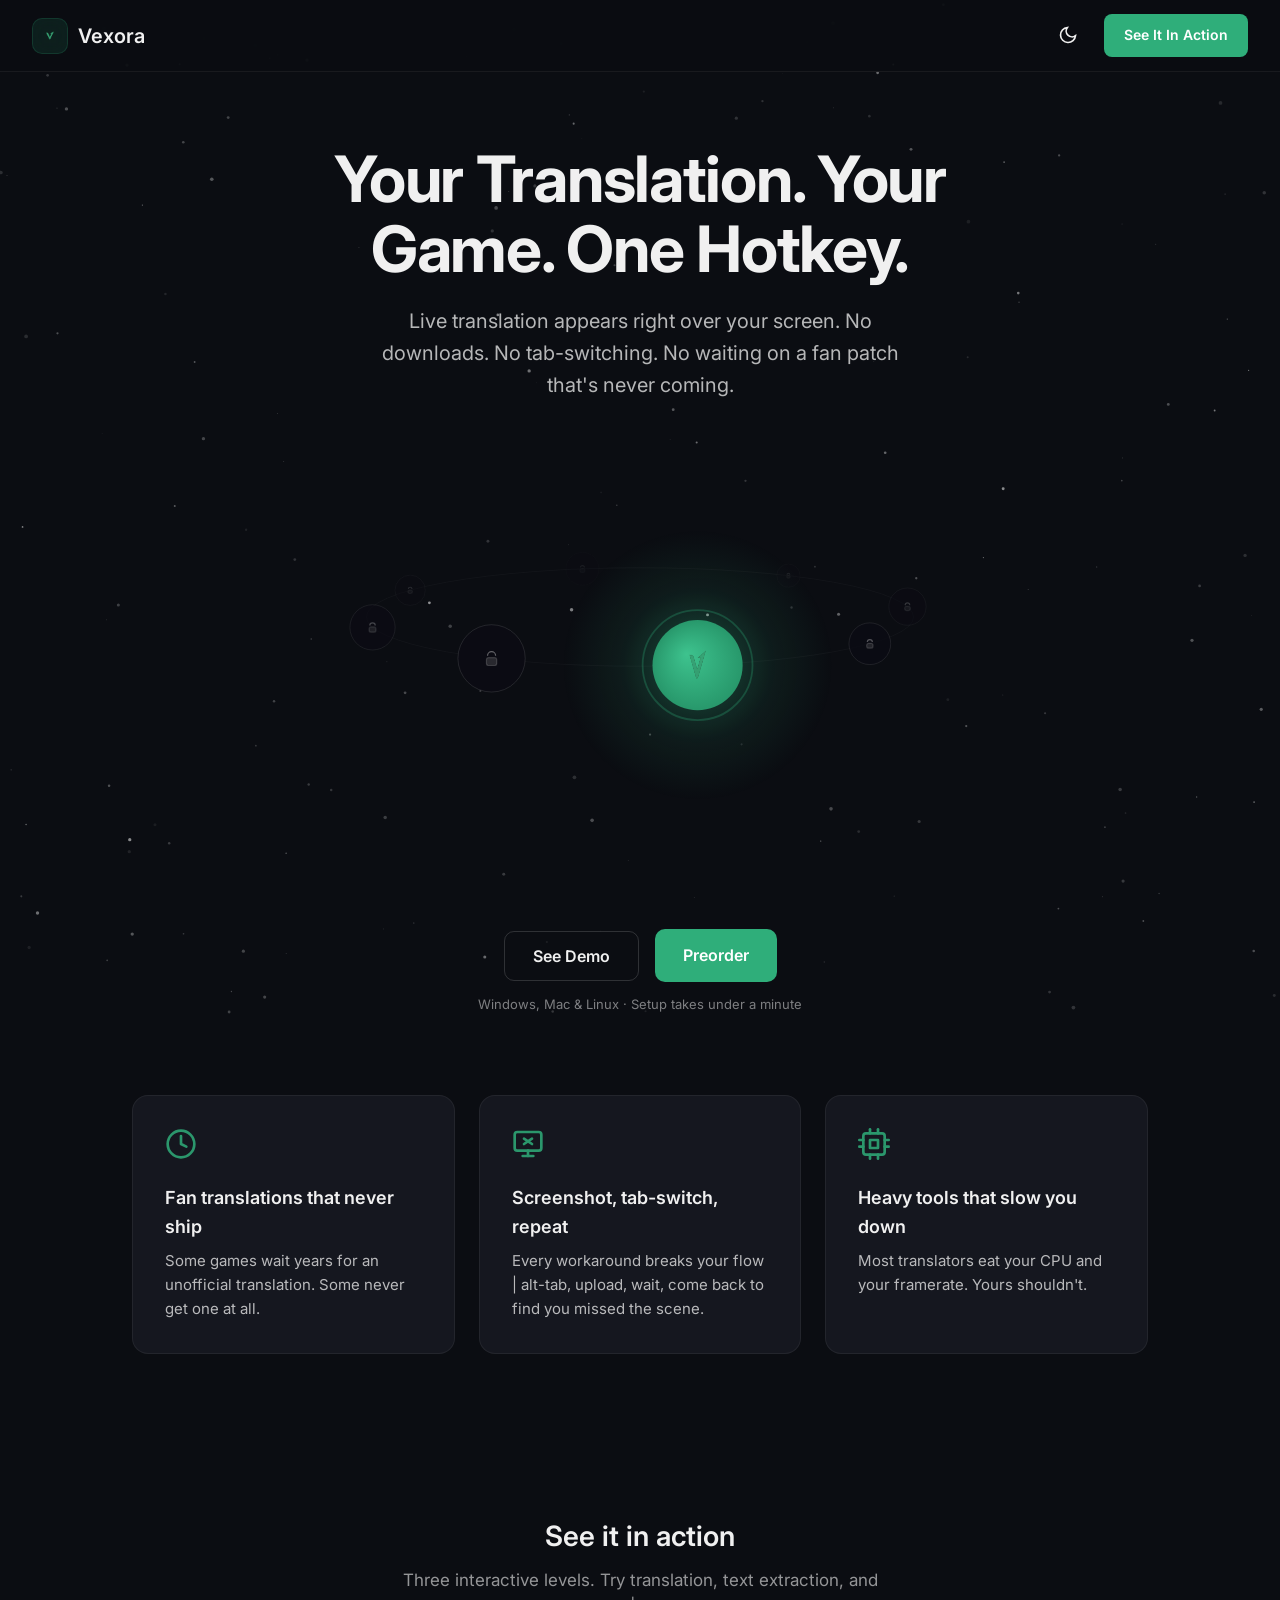
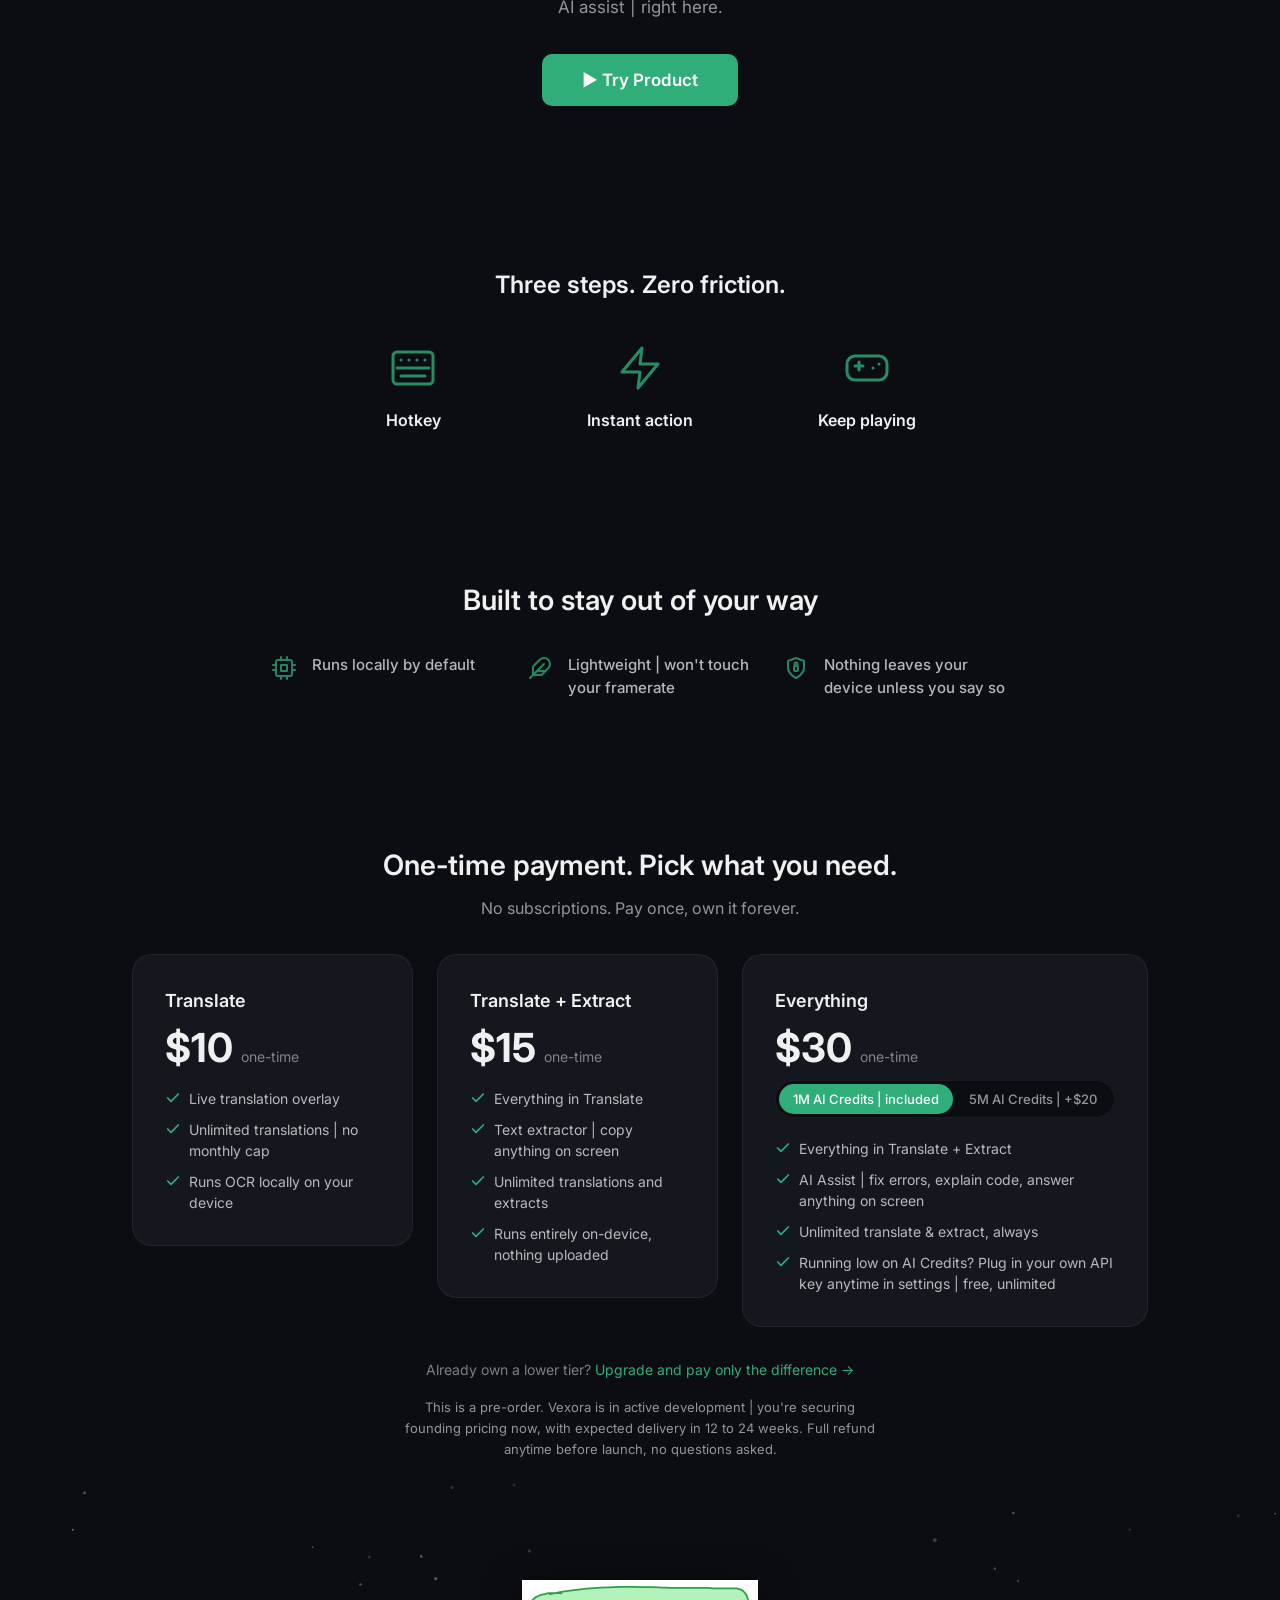
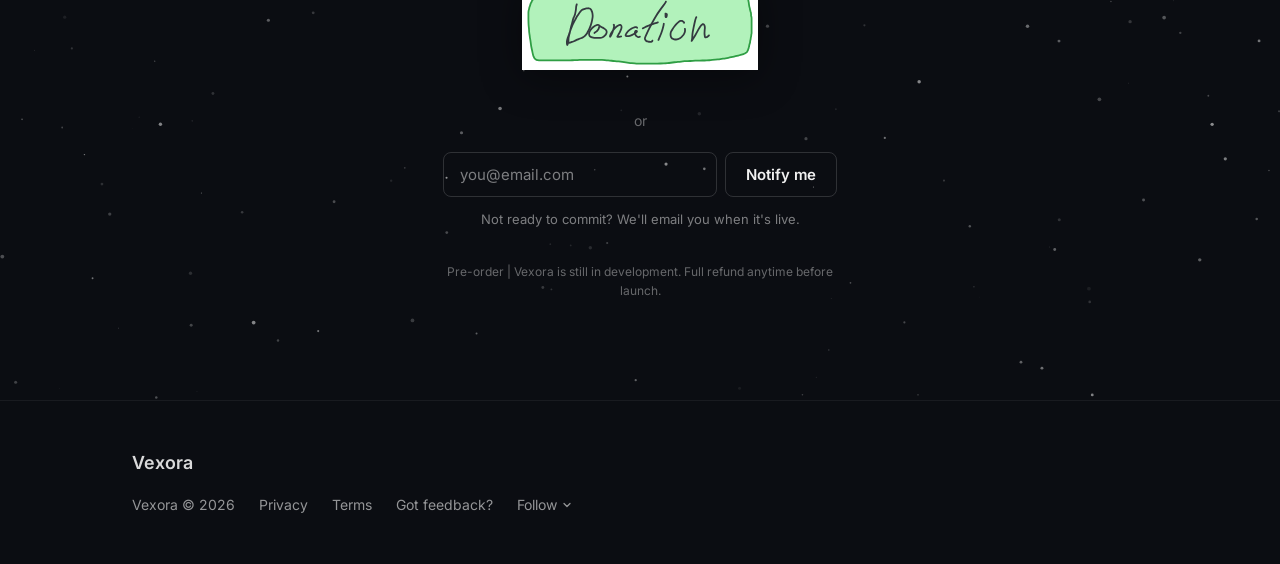
<file: vexora/index.html>
<!DOCTYPE html>
<html lang="en" data-theme="dark">
<head>
  <meta charset="UTF-8">
  <meta name="viewport" content="width=device-width, initial-scale=1.0">
  <title>Vexora Project</title>
  <meta name="description" content="Live translation appears right over your screen. No downloads. No tab-switching. No waiting on a fan patch that's never coming.">

  <!-- Open Graph (Discord / Reddit / Telegram share cards) -->
  <meta property="og:title" content="Vexora | Live Game Translation & AI Screen Assistant">
  <meta property="og:description" content="Live translation overlay for games. One hotkey, zero tab-switching. Works on Windows & Mac.">
  <meta property="og:type" content="website">
  <meta property="og:url" content="https://noxielabs.space/">
  <meta property="og:image" content="">
  <meta property="og:image:width" content="1200">
  <meta property="og:image:height" content="630">

  <!-- Twitter Card -->
  <meta name="twitter:card" content="summary_large_image">
  <meta name="twitter:title" content="Vexora | Live Game Translation & AI Screen Assistant">
  <meta name="twitter:description" content="Live translation overlay for games. One hotkey, zero tab-switching.">
  <meta name="twitter:image" content="">

  <!-- Favicon (inline SVG placeholder | geometric V in brand green) -->
  <link rel="icon" type="image/svg+xml" href="data:image/svg+xml,%3Csvg xmlns='http://www.w3.org/2000/svg' viewBox='0 0 32 32'%3E%3Crect width='32' height='32' rx='8' fill='%230B0D12'/%3E%3Cpath d='M8 9l8 14 8-14' stroke='%232FAE7A' stroke-width='3' stroke-linecap='round' stroke-linejoin='round' fill='none'/%3E%3C/svg%3E">

  <!-- Fonts -->
  <link rel="preconnect" href="https://fonts.googleapis.com">
  <link rel="preconnect" href="https://fonts.gstatic.com" crossorigin>
  <link href="https://fonts.googleapis.com/css2?family=Inter:wght@400;500;600;700&display=swap" rel="stylesheet">

  <link rel="stylesheet" href="/assets/css/main.css">
</head>
<body>

  <!-- ========== HEADER ========== -->
  <header class="header" id="header">
    <a href="/" class="header__logo">
      <span class="header__logo-icon-wrap">
        <img src="/assets/images/logo.png" alt="Vexora V logo" class="header__logo-icon">
      </span>
      <span class="header__logo-text">Vexora</span>
    </a>
    <div class="header__right">
      <!-- Theme Toggle -->
      <button class="theme-toggle" id="theme-toggle" aria-label="Toggle theme">
        <!-- Sun icon (shown in light theme) -->
        <svg class="theme-toggle__sun" xmlns="http://www.w3.org/2000/svg" fill="none" viewBox="0 0 24 24" stroke="currentColor" stroke-width="2">
          <circle cx="12" cy="12" r="5"/>
          <line x1="12" y1="1" x2="12" y2="3"/>
          <line x1="12" y1="21" x2="12" y2="23"/>
          <line x1="4.22" y1="4.22" x2="5.64" y2="5.64"/>
          <line x1="18.36" y1="18.36" x2="19.78" y2="19.78"/>
          <line x1="1" y1="12" x2="3" y2="12"/>
          <line x1="21" y1="12" x2="23" y2="12"/>
          <line x1="4.22" y1="19.78" x2="5.64" y2="18.36"/>
          <line x1="18.36" y1="5.64" x2="19.78" y2="4.22"/>
        </svg>
        <!-- Moon icon (shown in dark theme) -->
        <svg class="theme-toggle__moon" xmlns="http://www.w3.org/2000/svg" fill="none" viewBox="0 0 24 24" stroke="currentColor" stroke-width="2">
          <path d="M21 12.79A9 9 0 1 1 11.21 3 7 7 0 0 0 21 12.79z"/>
        </svg>
      </button>
      <!-- CTA | anchors to demo section -->
      <a href="#demo" class="header__cta" id="header-demo-btn">See It In Action</a>
      <!-- Preorder CTA in header links to pricing -->
      <!-- Note: main preorder CTA is in hero section -->
    </div>
  </header>

  <!-- ========== SECTION 1: HERO ========== -->
  <section class="section" id="hero">
    <canvas class="stars-canvas" id="hero-stars"></canvas>

    <div class="hero__content" style="padding: 0 var(--space-xl);">
      <h1 class="hero__title">Your Translation. Your Game. One&nbsp;Hotkey.</h1>
      <p class="hero__subtitle">Live translation appears right over your screen. No downloads. No tab-switching. No waiting on a fan patch that's never coming.</p>
    </div>

    <div class="hero__planets-wrap" id="planets-wrap">
      <canvas class="hero__planets-canvas" id="planets-canvas"></canvas>
    </div>

    <div class="hero__content" style="padding: 0 var(--space-xl);">
      <div class="hero__cta-group">
        <button class="hero__cta hero__cta--secondary" id="hero-demo-btn">See Demo</button>
        <a href="#pricing" class="hero__cta">Preorder</a>
      </div>
      <p class="hero__micro">Windows, Mac &amp; Linux · Setup takes under a minute</p>
    </div>
  </section>

  <!-- ========== SECTION 2: PAIN ========== -->
  <section class="section" id="pain">
    <div class="container">
      <div class="pain__grid">

        <!-- Card 1 -->
        <div class="pain-card">
          <svg class="pain-card__icon" viewBox="0 0 24 24" fill="none" stroke="currentColor" stroke-width="2" stroke-linecap="round" stroke-linejoin="round">
            <circle cx="12" cy="12" r="10"/>
            <polyline points="12 6 12 12 16 14"/>
          </svg>
          <h3 class="pain-card__title">Fan translations that never ship</h3>
          <p class="pain-card__text">Some games wait years for an unofficial translation. Some never get one at all.</p>
        </div>

        <!-- Card 2 -->
        <div class="pain-card">
          <svg class="pain-card__icon" viewBox="0 0 24 24" fill="none" stroke="currentColor" stroke-width="2" stroke-linecap="round" stroke-linejoin="round">
            <rect x="2" y="3" width="20" height="14" rx="2"/>
            <line x1="8" y1="21" x2="16" y2="21"/>
            <line x1="12" y1="17" x2="12" y2="21"/>
            <line x1="15" y1="8" x2="9" y2="12"/>
            <line x1="9" y1="8" x2="15" y2="12"/>
          </svg>
          <h3 class="pain-card__title">Screenshot, tab-switch, repeat</h3>
          <p class="pain-card__text">Every workaround breaks your flow | alt-tab, upload, wait, come back to find you missed the scene.</p>
        </div>

        <!-- Card 3 -->
        <div class="pain-card">
          <svg class="pain-card__icon" viewBox="0 0 24 24" fill="none" stroke="currentColor" stroke-width="2" stroke-linecap="round" stroke-linejoin="round">
            <rect x="4" y="4" width="16" height="16" rx="2"/>
            <rect x="9" y="9" width="6" height="6"/>
            <line x1="9" y1="1" x2="9" y2="4"/>
            <line x1="15" y1="1" x2="15" y2="4"/>
            <line x1="9" y1="20" x2="9" y2="23"/>
            <line x1="15" y1="20" x2="15" y2="23"/>
            <line x1="20" y1="9" x2="23" y2="9"/>
            <line x1="20" y1="14" x2="23" y2="14"/>
            <line x1="1" y1="9" x2="4" y2="9"/>
            <line x1="1" y1="14" x2="4" y2="14"/>
          </svg>
          <h3 class="pain-card__title">Heavy tools that slow you down</h3>
          <p class="pain-card__text">Most translators eat your CPU and your framerate. Yours shouldn't.</p>
        </div>

      </div>
    </div>
  </section>

  <!-- ========== SECTION 3: INTERACTIVE DEMO ========== -->
  <section class="section" id="demo">
    <div class="container" style="text-align: center;">
      <h2 class="demo__title">See it in action</h2>
      <p style="font-size: 17px; color: var(--text-tertiary); margin-top: var(--space-sm); margin-bottom: var(--space-xl); max-width: 480px; margin-left: auto; margin-right: auto;">Three interactive levels. Try translation, text extraction, and AI assist | right here.</p>
      <button class="hero__cta" id="try-product-btn" style="font-size: 17px; padding: 16px 40px;">
        ▶︎ Try Product
      </button>
    </div>
  </section>

  <!-- ========== SECTION 4: HOW IT WORKS ========== -->
  <section class="section" id="how-it-works">
    <div class="container">
      <div class="hiw__header">
        <h2 class="hiw__title">Three steps. Zero friction.</h2>
      </div>
      <div class="hiw__grid">
        <!-- Step 1 -->
        <div class="hiw__step">
          <svg class="hiw__icon" viewBox="0 0 24 24" fill="none" stroke="currentColor" stroke-width="1.5" stroke-linecap="round" stroke-linejoin="round">
            <rect x="2" y="4" width="20" height="16" rx="2"/>
            <line x1="6" y1="8" x2="6" y2="8.01"/>
            <line x1="10" y1="8" x2="10" y2="8.01"/>
            <line x1="14" y1="8" x2="14" y2="8.01"/>
            <line x1="18" y1="8" x2="18" y2="8.01"/>
            <line x1="4" y1="12" x2="20" y2="12"/>
            <line x1="6" y1="16" x2="18" y2="16"/>
          </svg>
          <span class="hiw__label">Hotkey</span>
        </div>
        <!-- Step 2 -->
        <div class="hiw__step">
          <svg class="hiw__icon" viewBox="0 0 24 24" fill="none" stroke="currentColor" stroke-width="1.5" stroke-linecap="round" stroke-linejoin="round">
            <polygon points="13 2 3 14 12 14 11 22 21 10 12 10 13 2"/>
          </svg>
          <span class="hiw__label">Instant action</span>
        </div>
        <!-- Step 3 -->
        <div class="hiw__step">
          <svg class="hiw__icon" viewBox="0 0 24 24" fill="none" stroke="currentColor" stroke-width="1.5" stroke-linecap="round" stroke-linejoin="round">
            <line x1="6" y1="11" x2="10" y2="11"/>
            <line x1="8" y1="9" x2="8" y2="13"/>
            <line x1="15" y1="12" x2="15.01" y2="12"/>
            <line x1="18" y1="10" x2="18.01" y2="10"/>
            <rect x="2" y="6" width="20" height="12" rx="4"/>
          </svg>
          <span class="hiw__label">Keep playing</span>
        </div>
      </div>
    </div>
  </section>

  <!-- ========== SECTION 5: PRIVACY / TRUST ========== -->
  <section class="section" id="privacy-trust">
    <div class="container container--narrow">
      <div class="trust__header">
        <h2 class="trust__title">Built to stay out of your way</h2>
      </div>
      <div class="trust__grid">
        <!-- Item 1 -->
        <div class="trust__item">
          <svg class="trust__icon" viewBox="0 0 24 24" fill="none" stroke="currentColor" stroke-width="2" stroke-linecap="round" stroke-linejoin="round">
            <rect x="4" y="4" width="16" height="16" rx="2"/>
            <rect x="9" y="9" width="6" height="6"/>
            <line x1="9" y1="1" x2="9" y2="4"/><line x1="15" y1="1" x2="15" y2="4"/>
            <line x1="9" y1="20" x2="9" y2="23"/><line x1="15" y1="20" x2="15" y2="23"/>
            <line x1="20" y1="9" x2="23" y2="9"/><line x1="20" y1="14" x2="23" y2="14"/>
            <line x1="1" y1="9" x2="4" y2="9"/><line x1="1" y1="14" x2="4" y2="14"/>
          </svg>
          <span class="trust__text">Runs locally by default</span>
        </div>
        <!-- Item 2 -->
        <div class="trust__item">
          <svg class="trust__icon" viewBox="0 0 24 24" fill="none" stroke="currentColor" stroke-width="2" stroke-linecap="round" stroke-linejoin="round">
            <path d="M20.24 12.24a6 6 0 0 0-8.49-8.49L5 10.5V19h8.5z"/>
            <line x1="16" y1="8" x2="2" y2="22"/>
            <line x1="17.5" y1="15" x2="9" y2="15"/>
          </svg>
          <span class="trust__text">Lightweight | won't touch your framerate</span>
        </div>
        <!-- Item 3 -->
        <div class="trust__item">
          <svg class="trust__icon" viewBox="0 0 24 24" fill="none" stroke="currentColor" stroke-width="2" stroke-linecap="round" stroke-linejoin="round">
            <path d="M12 22s8-4 8-10V5l-8-3-8 3v7c0 6 8 10 8 10z"/>
            <rect x="10" y="10" width="4" height="5" rx="1"/>
            <circle cx="12" cy="8" r="1.5"/>
          </svg>
          <span class="trust__text">Nothing leaves your device unless you say so</span>
        </div>
      </div>
    </div>
  </section>

  <!-- ========== SECTION 6: PRICING ========== -->
  <section class="section" id="pricing" style="padding-bottom: 20px;">
    <div class="container">

      <div class="pricing__header">
        <h2 class="pricing__title">One-time payment. Pick what you need.</h2>
        <p class="pricing__subtitle">No subscriptions. Pay once, own it forever.</p>
      </div>

      <div class="pricing__grid">

        <!-- TIER 1 -->
        <div class="pricing-card">
          <h3 class="pricing-card__name">Translate</h3>
          <div class="pricing-card__price-row">
            <span class="pricing-card__price">$10</span>
            <span class="pricing-card__price-label">one-time</span>
          </div>
          <ul class="pricing-card__features">
            <li class="pricing-card__feature">
              <svg class="pricing-card__check" viewBox="0 0 24 24" fill="none" stroke="currentColor" stroke-width="2.5" stroke-linecap="round" stroke-linejoin="round"><polyline points="20 6 9 17 4 12"/></svg>
              Live translation overlay
            </li>
            <li class="pricing-card__feature">
              <svg class="pricing-card__check" viewBox="0 0 24 24" fill="none" stroke="currentColor" stroke-width="2.5" stroke-linecap="round" stroke-linejoin="round"><polyline points="20 6 9 17 4 12"/></svg>
              Unlimited translations | no monthly cap
            </li>
            <li class="pricing-card__feature">
              <svg class="pricing-card__check" viewBox="0 0 24 24" fill="none" stroke="currentColor" stroke-width="2.5" stroke-linecap="round" stroke-linejoin="round"><polyline points="20 6 9 17 4 12"/></svg>
              Runs OCR locally on your device
            </li>
          </ul>
          <!-- <a href="#pending-checkout" class="pricing-card__btn pricing-card__btn--secondary" id="btn-tier1">Get Translate</a> -->
        </div>

        <!-- TIER 2 (highlighted) -->
        <div class="pricing-card">

          <h3 class="pricing-card__name">Translate + Extract</h3>
          <div class="pricing-card__price-row">
            <span class="pricing-card__price">$15</span>
            <span class="pricing-card__price-label">one-time</span>
          </div>
          <ul class="pricing-card__features">
            <li class="pricing-card__feature">
              <svg class="pricing-card__check" viewBox="0 0 24 24" fill="none" stroke="currentColor" stroke-width="2.5" stroke-linecap="round" stroke-linejoin="round"><polyline points="20 6 9 17 4 12"/></svg>
              Everything in Translate
            </li>
            <li class="pricing-card__feature">
              <svg class="pricing-card__check" viewBox="0 0 24 24" fill="none" stroke="currentColor" stroke-width="2.5" stroke-linecap="round" stroke-linejoin="round"><polyline points="20 6 9 17 4 12"/></svg>
              Text extractor | copy anything on screen
            </li>
            <li class="pricing-card__feature">
              <svg class="pricing-card__check" viewBox="0 0 24 24" fill="none" stroke="currentColor" stroke-width="2.5" stroke-linecap="round" stroke-linejoin="round"><polyline points="20 6 9 17 4 12"/></svg>
              Unlimited translations and extracts
            </li>
            <li class="pricing-card__feature">
              <svg class="pricing-card__check" viewBox="0 0 24 24" fill="none" stroke="currentColor" stroke-width="2.5" stroke-linecap="round" stroke-linejoin="round"><polyline points="20 6 9 17 4 12"/></svg>
              Runs entirely on-device, nothing uploaded
            </li>
          </ul>
          <!-- <a href="#pending-checkout" class="pricing-card__btn pricing-card__btn--primary" id="btn-tier2">Get Translate + Extract</a> -->
        </div>

        <!-- TIER 3 (with AI Credits toggle) -->
        <div class="pricing-card">
          <h3 class="pricing-card__name">Everything</h3>
          <div class="pricing-card__price-row">
            <span class="pricing-card__price" id="tier3-price">$30</span>
            <span class="pricing-card__price-label">one-time</span>
          </div>

          <!-- AI Credits toggle -->
          <div class="pricing-card__toggle-wrap">
            <div class="credits-toggle" id="credits-toggle">
              <button class="credits-toggle__opt active" data-credits="1m">1M AI Credits | included</button>
              <button class="credits-toggle__opt" data-credits="5m">5M AI Credits | +$20</button>
            </div>
          </div>

          <ul class="pricing-card__features">
            <li class="pricing-card__feature">
              <svg class="pricing-card__check" viewBox="0 0 24 24" fill="none" stroke="currentColor" stroke-width="2.5" stroke-linecap="round" stroke-linejoin="round"><polyline points="20 6 9 17 4 12"/></svg>
              Everything in Translate + Extract
            </li>
            <li class="pricing-card__feature">
              <svg class="pricing-card__check" viewBox="0 0 24 24" fill="none" stroke="currentColor" stroke-width="2.5" stroke-linecap="round" stroke-linejoin="round"><polyline points="20 6 9 17 4 12"/></svg>
              AI Assist | fix errors, explain code, answer anything on screen
            </li>
            <li class="pricing-card__feature">
              <svg class="pricing-card__check" viewBox="0 0 24 24" fill="none" stroke="currentColor" stroke-width="2.5" stroke-linecap="round" stroke-linejoin="round"><polyline points="20 6 9 17 4 12"/></svg>
              Unlimited translate &amp; extract, always
            </li>
            <li class="pricing-card__feature">
              <svg class="pricing-card__check" viewBox="0 0 24 24" fill="none" stroke="currentColor" stroke-width="2.5" stroke-linecap="round" stroke-linejoin="round"><polyline points="20 6 9 17 4 12"/></svg>
              Running low on AI Credits? Plug in your own API key anytime in settings | free, unlimited
            </li>
          </ul>
          <!-- <a href="#pending-checkout" class="pricing-card__btn pricing-card__btn--secondary" id="btn-tier3">Get Everything</a> -->
        </div>

      </div>

      <!-- Upgrade + disclaimer -->
      <div class="pricing__footer">
        <p class="pricing__upgrade">Already own a lower tier? <a href="mailto:noxielabs@gmail.com">Upgrade and pay only the difference →</a></p>
        <p class="pricing__disclaimer">This is a pre-order. Vexora is in active development | you're securing founding pricing now, with expected delivery in 12 to 24 weeks. Full refund anytime before launch, no questions asked.</p>
      </div>

    </div>
  </section>


  <!-- ========== SECTION 7: FINAL CTA ========== -->
  <section class="section" id="final-cta">
    <canvas class="stars-canvas" id="cta-stars"></canvas>
    <!-- Додано flexbox для центрування та прибрано зайвий верхній відступ -->
    <div class="container container--cta" style="position: relative; z-index: 2; padding-top: 0; display: flex; flex-direction: column; align-items: center;">
      <a href="/pages/beta" style="display: inline-block; transition: transform 0.3s ease; margin-bottom: 20px;" onmouseenter="this.style.transform='scale(1.05) rotate(-2deg)'" onmouseleave="this.style.transform='scale(1) rotate(0deg)'">
        <img src="/assets/images/button.svg" alt="Get Beta" style="max-height: 90px; display: block; filter: drop-shadow(0 6px 20px rgba(0, 0, 0, 0.4));">
      </a>
      <div class="cta__divider" style="margin-bottom: 20px;"><span>or</span></div>
      <div id="email-form-wrap">
        <form class="cta__email-form" id="email-form" novalidate>
          <input class="cta__email-input" type="email" name="email" placeholder="you@email.com" required autocomplete="email">
          <button class="cta__email-btn" type="submit">Notify me</button>
        </form>
        <p class="cta__email-hint">Not ready to commit? We'll email you when it's live.</p>
      </div>
      <p class="cta__preorder-note">Pre-order | Vexora is still in development. Full refund anytime before launch.</p>
    </div>
  </section>

  <!-- ========== FOOTER ========== -->
  <footer class="footer" id="footer">
    <div class="footer__inner">
      <div class="footer__brand">Vexora</div>
      <div class="footer__links">
        <span class="footer__copy">Vexora © 2026</span>
        <a href="/pages/privacy" class="footer__link">Privacy</a>
        <a href="/pages/terms" class="footer__link">Terms</a>
        <a href="https://tally.so/r/rjQXMv" class="footer__link" id="footer-feedback" target="_blank" rel="noopener">Got feedback?</a>

        <!-- Follow popup -->
        <div class="footer__follow-wrap">
          <button class="footer__follow-btn" id="follow-btn">
            Follow
            <svg viewBox="0 0 24 24" fill="none" stroke="currentColor" stroke-width="2.5" stroke-linecap="round" stroke-linejoin="round"><polyline points="6 9 12 15 18 9"/></svg>
          </button>
          <div class="footer__popup" id="follow-popup">
            <!-- Twitter/X -->
            <a href="https://x.com/noxielabs" class="footer__popup-link" id="social-twitter" target="_blank" rel="noopener">
              <svg viewBox="0 0 24 24"><path d="M23.953 4.57a10 10 0 01-2.825.775 4.958 4.958 0 002.163-2.723 10.054 10.054 0 01-3.127 1.195 4.92 4.92 0 00-8.384 4.482C7.69 8.095 4.067 6.13 1.64 3.162a4.822 4.822 0 00-.666 2.475c0 1.71.87 3.213 2.188 4.096a4.904 4.904 0 01-2.228-.616v.06a4.923 4.923 0 003.946 4.827 4.996 4.996 0 01-2.212.085 4.936 4.936 0 004.604 3.417 9.867 9.867 0 01-6.102 2.105c-.39 0-.779-.023-1.17-.067a13.995 13.995 0 007.557 2.209c9.053 0 13.998-7.496 13.998-13.985 0-.21 0-.42-.015-.63A9.935 9.935 0 0024 4.59z"/></svg>
              Twitter (X)
            </a>
            <!-- Telegram -->
            <a href="https://t.me/noxielabs" class="footer__popup-link" id="social-telegram" target="_blank" rel="noopener">
              <svg viewBox="0 0 24 24" fill="currentColor"><path d="M11.944 0A12 12 0 0 0 0 12a12 12 0 0 0 12 12 12 12 0 0 0 12-12A12 12 0 0 0 12 0h-.056zm4.962 7.224c.1-.002.321.023.465.14a.506.506 0 0 1 .171.325c.016.093.036.306.02.472-.18 1.898-.962 6.502-1.36 8.627-.168.9-.499 1.201-.82 1.23-.696.065-1.225-.46-1.9-.902-1.056-.693-1.653-1.124-2.678-1.8-1.185-.78-.417-1.21.258-1.91.177-.184 3.247-2.977 3.307-3.23.007-.032.014-.15-.056-.212s-.174-.041-.249-.024c-.106.024-1.793 1.14-5.061 3.345-.479.33-.913.49-1.302.48-.428-.008-1.252-.241-1.865-.44-.752-.245-1.349-.374-1.297-.789.027-.216.325-.437.893-.663 3.498-1.524 5.83-2.529 6.998-3.014 3.332-1.386 4.025-1.627 4.476-1.635z"/></svg>
              Telegram
            </a>
          </div>
        </div>
      </div>
    </div>
  </footer>

  <!-- ========== FULL-SCREEN DEMO OVERLAY ========== -->
  <div class="demo-overlay-bg" id="demo-overlay-bg"></div>
  <div class="demo-overlay" id="demo-overlay">
    <div class="demo-overlay__bar">
      <div class="demo-overlay__progress">
        <div class="demo-overlay__step" id="step-1"></div>
        <div class="demo-overlay__step" id="step-2"></div>
        <div class="demo-overlay__step" id="step-3"></div>
        <span class="demo-overlay__level-label" id="level-label">Level 1 / 3</span>
      </div>
      <button class="demo-overlay__close" id="overlay-close" aria-label="Close demo">
        <svg viewBox="0 0 24 24" fill="none" stroke="currentColor" stroke-width="2" stroke-linecap="round" stroke-linejoin="round"><line x1="18" y1="6" x2="6" y2="18"/><line x1="6" y1="6" x2="18" y2="18"/></svg>
      </button>
    </div>

    <div class="demo-overlay__body">
      <!-- Level transition screen -->
      <div class="demo-overlay__transition" id="level-transition">
        <div class="demo-overlay__transition-text" id="transition-text">Level Complete!</div>
        <div class="demo-overlay__transition-sub" id="transition-sub">Moving to next level...</div>
      </div>

      <!-- LEVEL 1: Translate (user-triggered) -->
      <div class="demo-overlay__level" id="overlay-level-1">
        <div class="demo-overlay__level-title">Level 1 | Translate</div>
        <p class="demo-overlay__level-desc">Press the hotkey to translate</p>

        <div class="demo-stage">
          <div class="translate__speaker">
            <div class="translate__avatar"></div>
            <span class="translate__speaker-name">NPC</span>
          </div>
          <div class="translate__text-line" id="ol-translate-text"></div>
        </div>

        <div class="demo-hotkey-indicator" id="ol-hotkey-indicator">
          <kbd>Hotkey</kbd> <span style="margin-left: 4px;">Translate</span>
        </div>
        <p class="demo-auto-caption" id="ol-translate-caption">That's it. No alt-tab, no dictionary, no guessing.</p>
      </div>

      <!-- LEVEL 2: Extract (user selects) -->
      <div class="demo-overlay__level" id="overlay-level-2">
        <div class="demo-overlay__level-title">Level 2 | Extract</div>
        <p class="demo-overlay__level-desc">Drag to select the text block</p>

        <div class="demo-stage" id="ol-extract-stage">
          <div class="demo__geo-frame demo__geo-frame--draggable" id="ol-extract-frame" style="max-width: 100%;">
            <div class="extract__lines" id="ol-extract-lines">
              <div class="extract__line"></div>
              <div class="extract__line"></div>
              <div class="extract__line"></div>
              <div class="extract__line"></div>
              <div class="extract__line"></div>
              <div class="extract__line"></div>
              <div class="extract__selection" id="ol-extract-selection"></div>
            </div>
            <div class="demo__toast" id="ol-extract-toast">
              <svg viewBox="0 0 24 24" fill="none" stroke="currentColor" stroke-width="2.5" stroke-linecap="round" stroke-linejoin="round"><polyline points="20 6 9 17 4 12"/></svg>
              Copied to clipboard
            </div>
            <div class="demo__select-rect" id="ol-extract-select-rect"></div>
          </div>
        </div>
        <p class="demo-auto-caption" id="ol-extract-caption">Grab any text on screen. Paste it wherever you need it.</p>
      </div>

      <!-- LEVEL 3: Assist (user selects) -->
      <div class="demo-overlay__level" id="overlay-level-3">
        <div class="demo-overlay__level-title">Level 3 | Assist</div>
        <p class="demo-overlay__level-desc">Select the broken blocks to fix them</p>

        <div class="demo-stage" id="ol-assist-stage">
          <div class="demo__geo-frame demo__geo-frame--draggable" id="ol-assist-frame" style="max-width: 100%;">
            <div class="assist__blocks" id="ol-assist-blocks">
              <div class="assist__block glitched"></div>
              <div class="assist__block glitched"></div>
              <div class="assist__block glitched"></div>
              <div class="assist__block glitched"></div>
              <div class="assist__block glitched"></div>
              <div class="assist__block glitched"></div>
            </div>
            <p class="assist__result" id="ol-assist-result">Fixed. Here's what went wrong: mismatched bracket on line 12.</p>
            <div class="demo__select-rect" id="ol-assist-select-rect"></div>
          </div>
        </div>
        <p class="demo-auto-caption" id="ol-assist-caption">From broken terminal output to a clear answer | instantly.</p>
      </div>

      <!-- FINISH screen -->
      <div class="demo-finish" id="overlay-finish">
        <div class="demo-finish__icon">
          <svg viewBox="0 0 24 24" fill="none" stroke="currentColor" stroke-width="2.5" stroke-linecap="round" stroke-linejoin="round"><polyline points="20 6 9 17 4 12"/></svg>
        </div>
        <div class="demo-finish__title">Demo Complete</div>
        <p class="demo-finish__desc">You've seen Translate, Extract, and Assist in action. Ready to get started?</p>
        <button class="demo-finish__btn" id="overlay-finish-btn">Finish</button>
      </div>
    </div>
  </div>

  <!-- Comet overlay canvas -->
  <canvas class="comet-canvas" id="comet-canvas"></canvas>

  <!-- Planet tooltip -->
  <div class="planet-tooltip" id="planet-tooltip"></div>

  <script>
    /* =============================================
       CONFIG | named constants for connectors
       (design-brief.md §10, mvp-toolbox.md)
       ============================================= */
    const CONFIG = {
      // Lemon Squeezy Checkout Links (Leave empty until you pass verification)
      LEMONSQUEEZY_CHECKOUT_URL_TIER1: "", 
      LEMONSQUEEZY_CHECKOUT_URL_TIER2: "",
      LEMONSQUEEZY_CHECKOUT_URL_TIER3_BASE: "",
      LEMONSQUEEZY_CHECKOUT_URL_TIER3_PLUS: "",
      
      // Loops.so Form Endpoint (Paste your Loops endpoint URL here)
      EMAIL_FORM_ENDPOINT: "https://app.loops.so/api/newsletter-form/cmslrspyg0m100j4dcmnsko24",
      
      // External Links (Replace these with your actual URLs)
      FEEDBACK_FORM_URL: "https://tally.so/r/rjQXMv", // Example Tally link
      TWITTER_URL: "https://x.com/noxielabs",
      TELEGRAM_URL: "https://t.me/noxielabs",
    };

    /* =============================================
       THEME TOGGLE
       ============================================= */
    const html = document.documentElement;
    const toggle = document.getElementById('theme-toggle');

    // Restore saved theme or default to dark
    const savedTheme = localStorage.getItem('vexora-theme') || 'dark';
    html.setAttribute('data-theme', savedTheme);

    toggle.addEventListener('click', () => {
      const current = html.getAttribute('data-theme');
      const next = current === 'dark' ? 'light' : 'dark';
      html.setAttribute('data-theme', next);
      localStorage.setItem('vexora-theme', next);
    });

    /* =============================================
       HEADER SCROLL STATE
       ============================================= */
    const header = document.getElementById('header');

    const onScroll = () => {
      if (window.scrollY > 10) {
        header.classList.add('scrolled');
      } else {
        header.classList.remove('scrolled');
      }
    };

    window.addEventListener('scroll', onScroll, { passive: true });
    onScroll(); // init

    /* =============================================
       HERO PARALLAX | mouse-driven bg shift
       (design-brief §1: "легкий parallax при русі
        миші, зсув 5-10px")
       ============================================= */
    const heroBg = document.getElementById('hero-bg');
    const heroSection = document.getElementById('hero');

    if (heroBg && heroSection) {
      let rafId = null;

      heroSection.addEventListener('mousemove', (e) => {
        if (rafId) return; // throttle to one rAF
        rafId = requestAnimationFrame(() => {
          const rect = heroSection.getBoundingClientRect();
          // Normalise cursor position to -1…+1 from center
          const nx = ((e.clientX - rect.left) / rect.width - 0.5) * 2;
          const ny = ((e.clientY - rect.top) / rect.height - 0.5) * 2;
          // Shift up to ±10px
          const dx = nx * 10;
          const dy = ny * 10;
          heroBg.style.transform = `translate(${dx}px, ${dy}px)`;
          rafId = null;
        });
      });

      heroSection.addEventListener('mouseleave', () => {
        heroBg.style.transition = 'transform 0.6s ease';
        heroBg.style.transform = 'translate(0, 0)';
        setTimeout(() => { heroBg.style.transition = ''; }, 600);
      });
    }

    /* =============================================
       GAMIFIED DEMO | Full-screen overlay with levels
       ============================================= */

    const GLYPHS = 'ΨΞΩΣΔΘΛΦαβγδεζηθλμξπρσφψωᚠᚢᚦᚨᚱᚲᛃᛇᛈᛉᛊᛏᛒᛗᛚᛞ';
    const TRANSLATED = 'Wait | I understand this now.';
    function randomGlyph() { return GLYPHS[Math.floor(Math.random() * GLYPHS.length)]; }
    function buildGlyphString(t) { return t.split('').map(c => c === ' ' ? ' ' : randomGlyph()).join(''); }

    // --- Overlay state machine ---
    const overlay = document.getElementById('demo-overlay');
    const overlayBody = overlay.querySelector('.demo-overlay__body');
    const levelLabel = document.getElementById('level-label');
    const steps = [document.getElementById('step-1'), document.getElementById('step-2'), document.getElementById('step-3')];
    const levels = [document.getElementById('overlay-level-1'), document.getElementById('overlay-level-2'), document.getElementById('overlay-level-3')];
    const finishScreen = document.getElementById('overlay-finish');
    const transitionEl = document.getElementById('level-transition');
    const transitionText = document.getElementById('transition-text');
    const transitionSub = document.getElementById('transition-sub');
    let currentLevel = 0;
    let translateLoopTimer = null;
    let overlayOpen = false;

    function openOverlay() {
      overlayOpen = true;
      document.body.style.overflow = 'hidden';
      document.getElementById('demo-overlay-bg').classList.add('open');
      overlay.classList.add('open');
      document.getElementById('comet-canvas').classList.add('overlay-active');
      startLevel(1);
    }

    function closeOverlay() {
      overlayOpen = false;
      document.getElementById('demo-overlay-bg').classList.remove('open');
      overlay.classList.remove('open');
      document.getElementById('comet-canvas').classList.remove('overlay-active');
      document.body.style.overflow = '';
      stopTranslateLoop();
      // Scroll back to the Try Product button
      setTimeout(() => {
        const btn = document.getElementById('try-product-btn');
        if (btn) btn.scrollIntoView({ behavior: 'smooth', block: 'center' });
      }, 500);
    }

    function updateProgress(level) {
      steps.forEach((s, i) => {
        s.classList.remove('active', 'done');
        if (i + 1 < level) s.classList.add('done');
        else if (i + 1 === level) s.classList.add('active');
      });
      levelLabel.textContent = level <= 3 ? `Level ${level} / 3` : 'Complete';
    }

    function startLevel(num) {
      currentLevel = num;
      updateProgress(num);

      // Hide all levels + finish
      levels.forEach(l => l.classList.remove('active'));
      finishScreen.classList.remove('active');
      transitionEl.classList.remove('active');

      if (num === 1) { startLevel1(); }
      else if (num === 2) { initLevel2(); levels[1].classList.add('active'); }
      else if (num === 3) { initLevel3(); levels[2].classList.add('active'); }
    }

    function transitionToLevel(nextNum) {
      stopTranslateLoop();
      const isFinish = nextNum > 3;
      transitionText.textContent = isFinish ? 'All Levels Complete!' : 'Level Complete!';
      transitionSub.textContent = isFinish ? 'Great job!' : 'Moving to next level...';
      transitionEl.classList.add('active');

      setTimeout(() => {
        transitionEl.classList.remove('active');
        if (isFinish) {
          levels.forEach(l => l.classList.remove('active'));
          updateProgress(4);
          finishScreen.classList.add('active');
        } else {
          startLevel(nextNum);
        }
      }, 1500);
    }

    // --- Localized success animation (confetti within shape) ---
    function playSuccessParticles(stageEl, rectData) {
      const container = document.createElement('div');
      container.className = 'selection-success';
      // Position at center of the selection rect
      const cx = rectData.x + rectData.w / 2;
      const cy = rectData.y + rectData.h / 2;
      container.style.left = cx + 'px';
      container.style.top = cy + 'px';

      const colors = ['#2FAE7A', '#6E64FC', '#4F8EF7', '#F5A623', '#3ec48f'];
      const count = 18;

      for (let i = 0; i < count; i++) {
        const p = document.createElement('div');
        p.className = 'selection-success__particle';
        const angle = (Math.PI * 2 * i) / count + (Math.random() - 0.5) * 0.5;
        const dist = 20 + Math.random() * Math.min(rectData.w, rectData.h) * 0.4;
        const tx = Math.cos(angle) * dist;
        const ty = Math.sin(angle) * dist;
        const sz = 4 + Math.random() * 5;
        p.style.width = sz + 'px';
        p.style.height = sz + 'px';
        p.style.background = colors[i % colors.length];
        p.style.setProperty('--tx', tx + 'px');
        p.style.setProperty('--ty', ty + 'px');
        container.appendChild(p);
      }

      stageEl.style.position = 'relative';
      stageEl.appendChild(container);
      setTimeout(() => container.remove(), 900);
    }

    // --- LEVEL 1: User-triggered translate ---
    const olTranslateEl = document.getElementById('ol-translate-text');
    const olHotkeyInd = document.getElementById('ol-hotkey-indicator');
    const olTranslateCaption = document.getElementById('ol-translate-caption');
    let level1Triggered = false;
    let level1Ready = false;

    function olRenderChars(text, className) {
      olTranslateEl.innerHTML = '';
      text.split('').forEach((ch, i) => {
        const span = document.createElement('span');
        span.className = 'translate__char ' + className;
        span.textContent = ch === ' ' ? '\u00A0' : ch;
        span.style.transitionDelay = (i * 22) + 'ms';
        olTranslateEl.appendChild(span);
      });
    }

    function playLevel1Seq(seq, index, onComplete) {
      if (index >= seq.length) {
        if (onComplete) onComplete();
        return;
      }

      if (index === 0) {
        olRenderChars(seq[index], 'morphing');
        requestAnimationFrame(() => requestAnimationFrame(() => {
          olTranslateEl.querySelectorAll('.translate__char').forEach(c => {
            c.classList.remove('morphing'); c.classList.add('revealed');
          });
        }));
        translateLoopTimer = setTimeout(() => playLevel1Seq(seq, index + 1, onComplete), 1500);
      } else {
        const chars = olTranslateEl.querySelectorAll('.translate__char');
        chars.forEach(c => { c.classList.remove('revealed'); c.classList.add('morphing'); });
        
        translateLoopTimer = setTimeout(() => {
          olRenderChars(seq[index], 'morphing');
          requestAnimationFrame(() => requestAnimationFrame(() => {
            olTranslateEl.querySelectorAll('.translate__char').forEach(c => {
              c.classList.remove('morphing'); c.classList.add('revealed');
            });
          }));
          translateLoopTimer = setTimeout(() => playLevel1Seq(seq, index + 1, onComplete), 1500);
        }, 400); 
      }
    }

    function startLevel1() {
      levels[0].classList.add('active');
      level1Triggered = false;
      level1Ready = false;
      olTranslateCaption.classList.remove('visible');
      olHotkeyInd.classList.remove('visible', 'pressed');

      stopTranslateLoop();
      
      const GIBBERISH_SEQ = ["&#^#&^$&#^$&^", "@#&^@##&@^$#&", "@($*(@*#&@(*&#*"];
      playLevel1Seq(GIBBERISH_SEQ, 0, () => {
        translateLoopTimer = setTimeout(() => {
          olHotkeyInd.classList.add('visible');
          level1Ready = true;
        }, 600);
      });
    }

    // User clicks the hotkey indicator to trigger translation
    olHotkeyInd.addEventListener('click', () => {
      if (currentLevel !== 1 || level1Triggered || !overlayOpen || !level1Ready) return;
      level1Triggered = true;
      runTranslateOnce();
    });

    function runTranslateOnce() {
      if (!overlayOpen || currentLevel !== 1) return;

      stopTranslateLoop();

      // Phase 1: Press hotkey indicator
      olHotkeyInd.classList.add('pressed');

      // The Purple Wave
      const stageEl = document.querySelector('#overlay-level-1 .demo-stage');
      const ripple = document.createElement('div');
      ripple.className = 'magic-ripple';
      stageEl.appendChild(ripple);
      
      setTimeout(() => ripple.remove(), 1200);

      // Phase 2: Blur out glyphs
      const chars = olTranslateEl.querySelectorAll('.translate__char');
      chars.forEach(c => { c.classList.remove('revealed'); c.classList.add('morphing'); });

      // Phase 3 & 4: Swap to translated sequence
      const ENGLISH_SEQ = ["Where is the artifact?", "The king hid it well.", "We must find it."];
      translateLoopTimer = setTimeout(() => {
        olHotkeyInd.classList.remove('pressed');
        olTranslateCaption.classList.add('visible');
        
        playLevel1Seq(ENGLISH_SEQ, 0, () => {
          // Phase 5: Advance to Level 2
          translateLoopTimer = setTimeout(() => {
            transitionToLevel(2);
          }, 1000);
        });
      }, 700);
    }

    function stopTranslateLoop() {
      if (translateLoopTimer) { clearTimeout(translateLoopTimer); translateLoopTimer = null; }
    }

    // --- LEVEL 2: Extract (drag-to-select) ---
    let olExtractState = 'idle';

    function initLevel2() {
      olExtractState = 'idle';
      const lines = document.querySelectorAll('#ol-extract-lines .extract__line');
      lines.forEach(l => l.classList.remove('selected'));
      document.getElementById('ol-extract-selection').classList.remove('visible');
      document.getElementById('ol-extract-toast').classList.remove('visible');
      document.getElementById('ol-extract-caption').classList.remove('visible');
      document.getElementById('ol-extract-select-rect').classList.remove('active');
    }

    function playOlExtractResult() {
      const lines = document.querySelectorAll('#ol-extract-lines .extract__line');
      const frame = document.getElementById('ol-extract-frame');
      const rectEl = document.getElementById('ol-extract-select-rect');
      const rectBounds = {
        x: parseInt(rectEl.style.left) || 0,
        y: parseInt(rectEl.style.top) || 0,
        w: parseInt(rectEl.style.width) || frame.offsetWidth,
        h: parseInt(rectEl.style.height) || frame.offsetHeight,
      };

      lines.forEach((line, i) => {
        setTimeout(() => line.classList.add('selected'), i * 80);
      });
      setTimeout(() => {
        document.getElementById('ol-extract-selection').classList.add('visible');
        playSuccessParticles(document.getElementById('ol-extract-stage'), rectBounds);
      }, lines.length * 80);
      setTimeout(() => {
        document.getElementById('ol-extract-toast').classList.add('visible');
        document.getElementById('ol-extract-caption').classList.add('visible');
        olExtractState = 'done';
        // Auto-advance after success
        setTimeout(() => transitionToLevel(3), 1800);
      }, lines.length * 80 + 300);
    }

    // --- LEVEL 3: Assist (drag-to-select) ---
    let olAssistState = 'idle';

    function initLevel3() {
      olAssistState = 'idle';
      const blocks = document.querySelectorAll('#ol-assist-blocks .assist__block');
      blocks.forEach(b => { b.classList.add('glitched'); b.classList.remove('fixed'); });
      document.getElementById('ol-assist-result').classList.remove('visible');
      document.getElementById('ol-assist-caption').classList.remove('visible');
      document.getElementById('ol-assist-select-rect').classList.remove('active');
    }

    function playOlAssistResult() {
      const blocks = document.querySelectorAll('#ol-assist-blocks .assist__block');
      const frame = document.getElementById('ol-assist-frame');
      const rectEl = document.getElementById('ol-assist-select-rect');
      const rectBounds = {
        x: parseInt(rectEl.style.left) || 0,
        y: parseInt(rectEl.style.top) || 0,
        w: parseInt(rectEl.style.width) || frame.offsetWidth,
        h: parseInt(rectEl.style.height) || frame.offsetHeight,
      };

      blocks.forEach(b => { b.classList.remove('glitched'); b.classList.add('fixed'); });
      setTimeout(() => {
        document.getElementById('ol-assist-result').classList.add('visible');
        document.getElementById('ol-assist-caption').classList.add('visible');
        playSuccessParticles(document.getElementById('ol-assist-stage'), rectBounds);
        olAssistState = 'done';
        // Auto-advance to finish after success
        setTimeout(() => transitionToLevel(4), 1800);
      }, 500);
    }

    // --- Shared drag-to-select utility for overlay levels ---
    function initOverlayDragSelect({ frame, rect, getState, setState, onComplete }) {
      if (!frame || !rect) return;
      let isDragging = false;
      let startX = 0, startY = 0;

      function getPos(e) {
        const fr = frame.getBoundingClientRect();
        const clientX = e.touches ? e.touches[0].clientX : e.clientX;
        const clientY = e.touches ? e.touches[0].clientY : e.clientY;
        return {
          x: Math.max(0, Math.min(clientX - fr.left, fr.width)),
          y: Math.max(0, Math.min(clientY - fr.top, fr.height)),
        };
      }

      function beginDrag(e) {
        if (getState() === 'animating' || getState() === 'done') return;
        e.preventDefault();
        isDragging = true;
        setState('dragging');
        const pos = getPos(e);
        startX = pos.x; startY = pos.y;
        rect.style.left = startX + 'px';
        rect.style.top = startY + 'px';
        rect.style.width = '0';
        rect.style.height = '0';
        rect.classList.add('active');
      }

      function moveDrag(e) {
        if (!isDragging) return;
        e.preventDefault();
        const pos = getPos(e);
        rect.style.left = Math.min(startX, pos.x) + 'px';
        rect.style.top = Math.min(startY, pos.y) + 'px';
        rect.style.width = Math.abs(pos.x - startX) + 'px';
        rect.style.height = Math.abs(pos.y - startY) + 'px';
      }

      function endDrag() {
        if (!isDragging) return;
        isDragging = false;
        const w = parseInt(rect.style.width) || 0;
        const h = parseInt(rect.style.height) || 0;
        if (w > 20 && h > 20) {
          setState('animating');
          setTimeout(() => { rect.classList.remove('active'); onComplete(); }, 200);
        } else {
          rect.classList.remove('active');
          setState('idle');
        }
      }

      frame.addEventListener('mousedown', beginDrag);
      frame.addEventListener('touchstart', beginDrag, { passive: false });
      document.addEventListener('mousemove', moveDrag);
      document.addEventListener('touchmove', moveDrag, { passive: false });
      document.addEventListener('mouseup', endDrag);
      document.addEventListener('touchend', endDrag);

      // Tap fallback for mobile
      let tapTS = 0;
      frame.addEventListener('pointerdown', () => { tapTS = Date.now(); });
      frame.addEventListener('pointerup', () => {
        if (Date.now() - tapTS < 200 && getState() === 'dragging') {
          isDragging = false;
          setState('animating');
          const fr = frame.getBoundingClientRect();
          const pad = 16;
          rect.style.left = pad + 'px';
          rect.style.top = pad + 'px';
          rect.style.width = (fr.width - pad * 2) + 'px';
          rect.style.height = (fr.height - pad * 2) + 'px';
          rect.classList.add('active');
          setTimeout(() => { rect.classList.remove('active'); onComplete(); }, 400);
        }
      });
    }

    // Init drag-select for overlay levels 2 and 3
    initOverlayDragSelect({
      frame: document.getElementById('ol-extract-frame'),
      rect: document.getElementById('ol-extract-select-rect'),
      getState: () => olExtractState,
      setState: (s) => { olExtractState = s; },
      onComplete: playOlExtractResult,
    });

    initOverlayDragSelect({
      frame: document.getElementById('ol-assist-frame'),
      rect: document.getElementById('ol-assist-select-rect'),
      getState: () => olAssistState,
      setState: (s) => { olAssistState = s; },
      onComplete: playOlAssistResult,
    });

    // --- Overlay open/close wiring ---
    document.getElementById('try-product-btn').addEventListener('click', openOverlay);
    document.getElementById('header-demo-btn').addEventListener('click', (e) => { e.preventDefault(); openOverlay(); });
    document.getElementById('hero-demo-btn').addEventListener('click', (e) => { e.preventDefault(); openOverlay(); });
    document.getElementById('overlay-close').addEventListener('click', closeOverlay);
    document.getElementById('overlay-finish-btn').addEventListener('click', closeOverlay);

    // Close on Escape key
    document.addEventListener('keydown', (e) => {
      if (e.key === 'Escape' && overlayOpen) closeOverlay();
    });

    /* =============================================
       PRICING | Tier 3 AI Credits toggle
       ============================================= */
    const tier3Price = document.getElementById('tier3-price');
    const btnTier3 = document.getElementById('btn-tier3');
    const creditsOpts = document.querySelectorAll('#credits-toggle .credits-toggle__opt');

    // Function to safely bind URLs. If URL is empty, it prevents navigation.
    function bindUrl(elementId, url) {
        const el = document.getElementById(elementId);
        if (!el) return;
        
        if (url && url.trim() !== "") {
            el.href = url;
            el.onclick = null;
        } else {
            el.href = "#";
            el.onclick = (e) => {
                e.preventDefault();
                console.log(`Link for ${elementId} is not configured yet.`);
            };
        }
    }

    // Bind Pricing Buttons
    bindUrl('btn-tier1', CONFIG.LEMONSQUEEZY_CHECKOUT_URL_TIER1);
    bindUrl('btn-tier2', CONFIG.LEMONSQUEEZY_CHECKOUT_URL_TIER2);
    bindUrl('btn-tier3', CONFIG.LEMONSQUEEZY_CHECKOUT_URL_TIER3_BASE);

    creditsOpts.forEach(opt => {
      opt.addEventListener('click', () => {
        creditsOpts.forEach(o => o.classList.remove('active'));
        opt.classList.add('active');

        const is5m = opt.dataset.credits === '5m';

        // Animate price change
        tier3Price.style.opacity = '0';
        setTimeout(() => {
          tier3Price.textContent = is5m ? '$50' : '$30';
          tier3Price.style.opacity = '1';
        }, 200);

        // Safely update checkout URL
        const newUrl = is5m ? CONFIG.LEMONSQUEEZY_CHECKOUT_URL_TIER3_PLUS : CONFIG.LEMONSQUEEZY_CHECKOUT_URL_TIER3_BASE;
        if (newUrl && newUrl.trim() !== "") {
            btnTier3.href = newUrl;
            btnTier3.onclick = null;
        } else {
            btnTier3.href = "#";
            btnTier3.onclick = (e) => e.preventDefault();
        }
      });
    });

    /* =============================================
       FINAL CTA | wire primary button + email form
       ============================================= */
    bindUrl('cta-primary-btn', CONFIG.LEMONSQUEEZY_CHECKOUT_URL_TIER2);

    const emailForm = document.getElementById('email-form');
    const emailWrap = document.getElementById('email-form-wrap');

    emailForm.addEventListener('submit', async (e) => {
      e.preventDefault();
      const input = emailForm.querySelector('input[name="email"]');
      const email = input.value.trim();
      
      if (!email || !input.checkValidity()) {
        input.focus();
        return;
      }

      const submitBtn = emailForm.querySelector('button[type="submit"]');
      const originalBtnText = submitBtn.textContent;
      submitBtn.textContent = 'Sending...';
      submitBtn.disabled = true;

      if (CONFIG.EMAIL_FORM_ENDPOINT && CONFIG.EMAIL_FORM_ENDPOINT.trim() !== "") {
        try {
          // Loops expects URL-encoded form data, not JSON
          const formData = new URLSearchParams();
          formData.append('email', email);

          const response = await fetch(CONFIG.EMAIL_FORM_ENDPOINT, {
            method: 'POST',
            body: formData,
            headers: {
              'Content-Type': 'application/x-www-form-urlencoded',
            },
          });

          if (response.ok) {
             emailWrap.innerHTML = '<p class="cta__email-success">Thanks | we\'ll email you when it\'s live.</p>';
          } else {
             throw new Error('Network response was not ok.');
          }
        } catch (error) {
          console.error('Error submitting email:', error);
          submitBtn.textContent = 'Error. Try again';
          submitBtn.disabled = false;
          setTimeout(() => {
              submitBtn.textContent = originalBtnText;
          }, 3000);
        }
      } else {
        console.log('Form submission simulated. Endpoint not configured.');
        // Simulate success if endpoint is missing
        setTimeout(() => {
           emailWrap.innerHTML = '<p class="cta__email-success">Thanks | we\'ll email you when it\'s live.</p>';
        }, 500);
      }
    });

    /* =============================================
       FOOTER | wire connector URLs
       ============================================= */
    bindUrl('footer-feedback', CONFIG.FEEDBACK_FORM_URL);
    bindUrl('social-twitter', CONFIG.TWITTER_URL);
    bindUrl('social-telegram', CONFIG.TELEGRAM_URL);

    /* Footer "Follow" popup toggle */
    const followBtn = document.getElementById('follow-btn');
    const followPopup = document.getElementById('follow-popup');

    followBtn.addEventListener('click', (e) => {
      e.stopPropagation();
      const isOpen = followPopup.classList.toggle('open');
      followBtn.classList.toggle('open', isOpen);
    });

    // Close popup when clicking outside
    document.addEventListener('click', (e) => {
      if (!followPopup.contains(e.target) && e.target !== followBtn) {
        followPopup.classList.remove('open');
        followBtn.classList.remove('open');
      }
    });

    /* =============================================
       STARRY BACKGROUND | canvas-based stars
       ============================================= */
    function createStarfield(canvasId, starCount) {
      const canvas = document.getElementById(canvasId);
      if (!canvas) return null;
      const ctx = canvas.getContext('2d');
      let stars = [];
      let w = 0, h = 0;

      function resize() {
        const rect = canvas.parentElement.getBoundingClientRect();
        const dpr = window.devicePixelRatio || 1;
        w = rect.width;
        h = rect.height;
        canvas.width = w * dpr;
        canvas.height = h * dpr;
        canvas.style.width = w + 'px';
        canvas.style.height = h + 'px';
        ctx.setTransform(dpr, 0, 0, dpr, 0, 0);
      }

      function populate() {
        stars = [];
        for (let i = 0; i < starCount; i++) {
          stars.push({
            x: Math.random() * w,
            y: Math.random() * h,
            r: Math.random() * 1.6 + 0.3,
            baseA: Math.random() * 0.45 + 0.15,
            twinkle: Math.random() * 0.015 + 0.004,
            dx: (Math.random() - 0.5) * 0.12,
            dy: (Math.random() - 0.5) * 0.08,
            phase: Math.random() * Math.PI * 2,
          });
        }
      }

      resize();
      populate();
      window.addEventListener('resize', () => { resize(); populate(); });

      let tick = 0;
      function draw() {
        ctx.clearRect(0, 0, w, h);
        for (const s of stars) {
          s.x += s.dx;
          s.y += s.dy;
          if (s.x < -4) s.x = w + 4;
          if (s.x > w + 4) s.x = -4;
          if (s.y < -4) s.y = h + 4;
          if (s.y > h + 4) s.y = -4;
          const flicker = Math.sin(tick * s.twinkle + s.phase) * 0.3 + 0.7;
          ctx.beginPath();
          ctx.arc(s.x, s.y, s.r, 0, Math.PI * 2);
          ctx.fillStyle = `rgba(255,255,255,${s.baseA * flicker})`;
          ctx.fill();
        }
        tick++;
      }
      return { draw };
    }

    /* =============================================
       3D DRUM PLANET CAROUSEL
       ============================================= */
    const planetsCanvas = document.getElementById('planets-canvas');
    const planetTooltip = document.getElementById('planet-tooltip');
    let planetsCtx = null;

    /* --- Carousel state --- */
    let drumAngle = 0;              // current rotation of the drum (radians)
    let drumVelocity = 0.004;       // auto-rotation speed (rad/frame)
    const DRUM_AUTO_SPEED = 0.004;
    let drumDragging = false;
    let drumLastX = 0;
    let drumInertia = 0;            // momentum after drag release
    let drumHovered = null;
    let drumHoverScale = {};        // per-planet animated hover scale
    let drumPaused = false;         // true when hovered
    let canvasW = 0, canvasH = 0;   // logical (CSS) canvas size

    /* --- Planet definitions --- */
    const PLANETS = [
      { name: 'Vexora',  size: 30, locked: false },
      { name: 'soon...', size: 17, locked: true },
      { name: 'soon...', size: 20, locked: true },
      { name: 'soon...', size: 15, locked: true },
      { name: 'soon...', size: 22, locked: true },
      { name: 'soon...', size: 18, locked: true },
      { name: 'soon...', size: 21, locked: true },
      { name: 'soon...', size: 24, locked: true },
    ];

    /* Evenly distribute planets around the cylinder */
    const PLANET_COUNT = PLANETS.length;
    for (let i = 0; i < PLANET_COUNT; i++) {
      PLANETS[i].baseAngle = (i / PLANET_COUNT) * Math.PI * 2;
      drumHoverScale[i] = 1.0;
    }

    /* --- 3D Cylinder parameters --- */
    const DRUM_RADIUS_FACTOR = 0.38; // fraction of canvas width
    const PERSPECTIVE = 800;          // perspective distance (px feel)
    const Y_OFFSET_FACTOR = 0.0;     // vertical shift as fraction of height (0 = centered)

    function initPlanets() {
      if (!planetsCanvas) return;
      planetsCtx = planetsCanvas.getContext('2d');
      resizePlanets();
      window.addEventListener('resize', resizePlanets);

      /* --- Pointer: drag to rotate --- */
      planetsCanvas.addEventListener('pointerdown', (e) => {
        drumDragging = true;
        drumLastX = e.clientX;
        drumInertia = 0;
        planetsCanvas.setPointerCapture(e.pointerId);
      });

      planetsCanvas.addEventListener('pointermove', (e) => {
        const rect = planetsCanvas.getBoundingClientRect();
        const dpr = window.devicePixelRatio || 1;
        const mx = (e.clientX - rect.left) * (canvasW / rect.width);
        const my = (e.clientY - rect.top)  * (canvasH / rect.height);

        /* --- Hit-test all planets --- */
        drumHovered = null;
        for (let i = 0; i < PLANET_COUNT; i++) {
          const p = PLANETS[i];
          const pos = getPlanetPos(p, i);
          if (!pos) continue;
          const hitR = pos.drawSize + 12;
          if (Math.hypot(mx - pos.x, my - pos.y) < hitR) {
            drumHovered = i;
            const label = p.locked
              ? '<span style="opacity:0.6">🔒</span> soon...'
              : '<span style="color:var(--color-green);font-weight:600">Vexora</span>';
            planetTooltip.innerHTML = label;
            planetTooltip.style.left = (e.clientX + 16) + 'px';
            planetTooltip.style.top  = (e.clientY - 42) + 'px';
            planetTooltip.classList.add('visible');
            break;
          }
        }
        if (drumHovered === null) {
          planetTooltip.classList.remove('visible');
        }
        drumPaused = (drumHovered !== null);

        /* --- Drag rotation --- */
        if (drumDragging) {
          const dx = e.clientX - drumLastX;
          drumInertia = dx * 0.008;
          drumAngle += drumInertia;
          drumLastX = e.clientX;
        }
      });

      planetsCanvas.addEventListener('pointerup', () => {
        drumDragging = false;
        // inertia is carried in drumInertia and decays in drawPlanets
      });

      planetsCanvas.addEventListener('pointerleave', () => {
        planetTooltip.classList.remove('visible');
        drumHovered = null;
        drumPaused = false;
      });
    }

    function resizePlanets() {
      if (!planetsCanvas) return;
      const wrap = planetsCanvas.parentElement;
      const rect = wrap.getBoundingClientRect();
      const w = rect.width;
      const h = rect.height;
      const dpr = window.devicePixelRatio || 1;
      planetsCanvas.width  = w * dpr;
      planetsCanvas.height = h * dpr;
      planetsCanvas.style.width  = w + 'px';
      planetsCanvas.style.height = h + 'px';
      canvasW = w;
      canvasH = h;
    }

    /**
     * Compute the projected 2D position & scale of a planet on the 3D drum.
     * The drum is a horizontal cylinder: planets rotate around the Y-axis.
     */
    // 2.5D tilt: pitch tilts the drum forward, yaw tilts it sideways
    const TILT_PITCH = 0.18;   // forward tilt | higher = more vertical spread

    function getPlanetPos(planet, index) {
      const angle = planet.baseAngle + drumAngle;
      const drumRadius = canvasW * DRUM_RADIUS_FACTOR;
      const cx = canvasW / 2;
      const cy = canvasH / 2 + canvasH * Y_OFFSET_FACTOR;

      // 3D coordinates (right-hand, Y-up, Z toward viewer)
      const x3d = Math.sin(angle) * drumRadius;  // left-right
      const z3d = Math.cos(angle) * drumRadius;   // depth (1 = near, -1 = far)

      // Perspective projection
      const viewDist = PERSPECTIVE;
      const scale = viewDist / (viewDist - z3d);

      // Scale planet size based on viewport so it looks good on all screens
      const sizeScale = Math.max(canvasW / 720, 0.55);

      const x2d = cx + Math.sin(angle) * drumRadius;
      // 2.5D tilt: track perfectly along the line
      const y2d = cy + Math.cos(angle) * drumRadius * TILT_PITCH;

      // Depth value normalized 0..1 (0 = far back, 1 = front)
      const depthNorm = (z3d + drumRadius) / (2 * drumRadius);

      // Hover scale animation
      const targetHover = (drumHovered === index) ? 1.35 : 1.0;
      drumHoverScale[index] += (targetHover - drumHoverScale[index]) * 0.12;

      const drawSize = planet.size * scale * sizeScale * drumHoverScale[index];

      return { x: x2d, y: y2d, scale, drawSize, depthNorm, z3d, angle };
    }

    const planetLogo = new Image();
    planetLogo.src = '/assets/images/logo.png';

    function drawPlanets() {
      if (!planetsCtx) return;
      const dpr = window.devicePixelRatio || 1;
      const ctx = planetsCtx;
      ctx.setTransform(dpr, 0, 0, dpr, 0, 0);
      ctx.clearRect(0, 0, canvasW, canvasH);

      /* --- Auto-rotation & inertia --- */
      if (!drumDragging && !drumPaused) {
        // Decay inertia
        drumInertia *= 0.95;
        if (Math.abs(drumInertia) > 0.0002) {
          drumAngle += drumInertia;
        } else {
          drumInertia = 0;
          drumAngle += DRUM_AUTO_SPEED;
        }
      } else if (!drumDragging && drumPaused) {
        // Hovered but not dragging | decay inertia only
        drumInertia *= 0.92;
        if (Math.abs(drumInertia) > 0.0002) {
          drumAngle += drumInertia;
        }
      }

      /* --- Draw subtle drum track/guide ellipse (tilted to match 2.5D orbit) --- */
      const cx = canvasW / 2;
      const cy = canvasH / 2 + canvasH * Y_OFFSET_FACTOR;
      const drumRadius = canvasW * DRUM_RADIUS_FACTOR;
      
      ctx.beginPath();
      ctx.ellipse(cx, cy, drumRadius, drumRadius * TILT_PITCH, 0, 0, Math.PI * 2);
      ctx.strokeStyle = 'rgba(255, 255, 255, 0.03)';
      ctx.lineWidth = 1;
      ctx.stroke();

      /* --- Compute all positions, then depth-sort --- */
      const items = [];
      for (let i = 0; i < PLANET_COUNT; i++) {
        const pos = getPlanetPos(PLANETS[i], i);
        if (pos) items.push({ planet: PLANETS[i], index: i, pos });
      }
      // Sort back-to-front (lowest z3d first = furthest away drawn first)
      items.sort((a, b) => a.pos.z3d - b.pos.z3d);

      /* --- Render planets --- */
      const isLight = document.documentElement.getAttribute('data-theme') === 'light';
      for (const item of items) {
        const { planet: p, index: idx, pos } = item;
        const { x, y, drawSize, depthNorm } = pos;

        // Opacity: rear planets are dimmer
        const alpha = 0.25 + 0.75 * depthNorm;
        const isHovered = (drumHovered === idx);

        if (p.locked) {
          /* --- Locked planet (dark body + lock icon) --- */
          // Subtle shadow for depth
          ctx.save();
          ctx.globalAlpha = alpha;

          // Planet body
          ctx.beginPath();
          ctx.arc(x, y, drawSize, 0, Math.PI * 2);
          ctx.fillStyle = isLight ? '#f0f0f0' : '#0c0c14';
          ctx.fill();

          // Border ring
          const borderAlpha = isHovered ? 0.25 : (0.06 + 0.06 * depthNorm);
          ctx.strokeStyle = isLight 
            ? `rgba(0,0,0,${borderAlpha})` 
            : `rgba(255,255,255,${borderAlpha})`;
          ctx.lineWidth = isHovered ? 1.8 : 1;
          ctx.stroke();

          // Lock icon (only if big enough to see)
          if (drawSize > 8) {
            const ls = drawSize * 0.4;
            const iconAlpha = 0.25 + 0.15 * depthNorm;
            ctx.strokeStyle = isLight ? `rgba(0,0,0,${iconAlpha})` : `rgba(255,255,255,${iconAlpha})`;
            ctx.lineWidth = 1.2;
            // Shackle
            ctx.beginPath();
            ctx.arc(x, y - ls * 0.2, ls * 0.3, Math.PI, 0);
            ctx.stroke();
            // Body
            const bodyAlpha = 0.08 + 0.06 * depthNorm;
            ctx.fillStyle = isLight ? `rgba(0,0,0,${bodyAlpha})` : `rgba(255,255,255,${bodyAlpha})`;
            ctx.beginPath();
            ctx.roundRect(x - ls * 0.38, y - ls * 0.05, ls * 0.76, ls * 0.58, 2);
            ctx.fill();
            const bodyBorderAlpha = 0.12 + 0.06 * depthNorm;
            ctx.strokeStyle = isLight ? `rgba(0,0,0,${bodyBorderAlpha})` : `rgba(255,255,255,${bodyBorderAlpha})`;
            ctx.stroke();
          }

          ctx.restore();
        } else {
          /* --- Vexora planet (green glow + body + V mark) --- */
          ctx.save();
          ctx.globalAlpha = Math.max(alpha, 0.6); // Vexora stays vivid even at back

          // Outer glow
          const glowR = drawSize * 3;
          const grd = ctx.createRadialGradient(x, y, drawSize * 0.3, x, y, glowR);
          grd.addColorStop(0, `rgba(47,174,122,${0.35 * alpha})`);
          grd.addColorStop(0.5, `rgba(47,174,122,${0.1 * alpha})`);
          grd.addColorStop(1, 'rgba(47,174,122,0)');
          ctx.beginPath();
          ctx.arc(x, y, glowR, 0, Math.PI * 2);
          ctx.fillStyle = grd;
          ctx.fill();

          // Pulse ring
          const pulse = 0.5 + 0.5 * Math.sin(Date.now() * 0.003);
          ctx.beginPath();
          ctx.arc(x, y, drawSize + 5 + pulse * 5, 0, Math.PI * 2);
          ctx.strokeStyle = `rgba(47,174,122,${(0.18 + pulse * 0.12) * alpha})`;
          ctx.lineWidth = 1.8;
          ctx.stroke();

          // Body gradient
          const bg = ctx.createRadialGradient(
            x - drawSize * 0.25, y - drawSize * 0.25, 0,
            x, y, drawSize
          );
          bg.addColorStop(0, '#3ec48f');
          bg.addColorStop(1, '#28996c');
          ctx.beginPath();
          ctx.arc(x, y, drawSize, 0, Math.PI * 2);
          ctx.fillStyle = bg;
          ctx.fill();

          // Hover ring boost
          if (isHovered) {
            ctx.beginPath();
            ctx.arc(x, y, drawSize + 2, 0, Math.PI * 2);
            ctx.strokeStyle = 'rgba(62, 196, 143, 0.5)';
            ctx.lineWidth = 2;
            ctx.stroke();
          }

          // Actual logo.png image
          if (drawSize > 10 && planetLogo.complete) {
            const logoSize = drawSize * 1.2;
            ctx.drawImage(planetLogo, x - logoSize / 2, y - logoSize / 2, logoSize, logoSize);
          }

          // Store Vexora screen position for comet system
          window.__vexoraScreenPos = {
            x: planetsCanvas.getBoundingClientRect().left + x,
            y: planetsCanvas.getBoundingClientRect().top + y,
          };

          ctx.restore();
        }
      }
    }

    initPlanets();

    /* =============================================
       ANIMATION LOOP | stars + planets
       ============================================= */
    const heroStars = createStarfield('hero-stars', 180);
    const ctaStars = createStarfield('cta-stars', 120);

    function mainLoop() {
      if (heroStars) heroStars.draw();
      if (ctaStars) ctaStars.draw();
      drawPlanets();
      requestAnimationFrame(mainLoop);
    }
    mainLoop();

    /* =============================================
       INTERACTIVE COMET | Autonomous & Gravity-Driven
       ============================================= */
    (function initComet() {
      const cCanvas = document.getElementById('comet-canvas');
      if (!cCanvas) return;
      const cCtx = cCanvas.getContext('2d');
      let cW = 0, cH = 0;
      const trail = [];
      const TRAIL_LEN = 75;

      function resizeComet() {
        const dpr = window.devicePixelRatio || 1;
        cW = window.innerWidth;
        cH = window.innerHeight;
        cCanvas.width = cW * dpr;
        cCanvas.height = cH * dpr;
        cCtx.setTransform(dpr, 0, 0, dpr, 0, 0);
      }
      resizeComet();
      window.addEventListener('resize', resizeComet);

      /* ---- Comet Physics State ---- */
      let cometX = -100;
      let cometY = (window.scrollY || 0) + Math.random() * cH;
      let cometVx = 2.0;
      let cometVy = 1.0;
      const COMET_SPEED = 3.0;
      const GRAVITY_RADIUS = 350; // Distance to feel pull
      const MAX_TURN_RATE = 0.02; // How fast it can turn (rad/frame)
      const BASE_ANGLE = Math.PI / 8; // ~22.5 degrees down-right

      const targetCooldowns = new Map();

      // Elements that attract the comet
      function getGravityTargets() {
        const overlay = document.getElementById('demo-overlay');
        const isOverlayOpen = overlay && overlay.classList.contains('open');

        const targets = [];
        const now = Date.now();
        
        const selectors = [];
        if (isOverlayOpen) {
          // If overlay is open, only attract to active demo elements
          selectors.push('.demo-overlay__level.active #ol-hotkey-indicator');
          selectors.push('.demo-overlay__level.active #ol-extract-lines');
          selectors.push('.demo-overlay__level.active #ol-assist-blocks');
        } else {
          // Normal background elements
          selectors.push('#hero-demo-btn', '#try-product-btn', '#header-demo-btn', '.pricing-card__btn', '#planets-canvas');
        }

        selectors.forEach(sel => {
          document.querySelectorAll(sel).forEach(el => {
            // Ignore if recently visited
            if (targetCooldowns.has(el) && now - targetCooldowns.get(el) < 5000) return;
            const r = el.getBoundingClientRect();
            // Ensure element is actually visible in viewport before attracting
            if (r.width > 0 && r.height > 0) {
              targets.push({ el, x: r.left + r.width / 2, y: r.top + window.scrollY + r.height / 2 });
            }
          });
        });
        return targets;
      }

      /* ---- Stardust particle system ---- */
      const stardustParticles = [];
      const MAX_STARDUST = 80;

      function emitStardust(cx, cy) {
        // Emit 1-2 particles per frame
        const count = Math.random() < 0.6 ? 1 : 2;
        for (let i = 0; i < count; i++) {
          if (stardustParticles.length >= MAX_STARDUST) break;
          const angle = Math.random() * Math.PI * 2;
          const drift = 0.3 + Math.random() * 0.8;
          stardustParticles.push({
            x: cx + (Math.random() - 0.5) * 8,
            y: cy + (Math.random() - 0.5) * 8,
            vx: Math.cos(angle) * drift - (cometVx * 0.15),
            vy: Math.sin(angle) * drift - (cometVy * 0.15),
            life: 1.0,
            decay: 0.009 + Math.random() * 0.012,
            size: 1.0 + Math.random() * 2.2,
            hue: 230 + Math.random() * 40, // blue-purple range
          });
        }
      }

      function updateAndDrawStardust(ctx, alpha) {
        for (let i = stardustParticles.length - 1; i >= 0; i--) {
          const p = stardustParticles[i];
          p.x += p.vx;
          p.y += p.vy;
          p.vx *= 0.97;
          p.vy *= 0.97;
          p.life -= p.decay;
          if (p.life <= 0) {
            stardustParticles.splice(i, 1);
            continue;
          }
          const a = p.life * p.life * alpha * 0.7;
          const sz = p.size * p.life;
          // Glow
          const grd = ctx.createRadialGradient(p.x, p.y, 0, p.x, p.y, sz * 3);
          grd.addColorStop(0, `hsla(${p.hue}, 75%, 75%, ${a * 0.5})`);
          grd.addColorStop(1, `hsla(${p.hue}, 75%, 75%, 0)`);
          ctx.beginPath();
          ctx.arc(p.x, p.y, sz * 3, 0, Math.PI * 2);
          ctx.fillStyle = grd;
          ctx.fill();
          // Core
          ctx.beginPath();
          ctx.arc(p.x, p.y, sz, 0, Math.PI * 2);
          ctx.fillStyle = `hsla(${p.hue}, 60%, 90%, ${a})`;
          ctx.fill();
        }
      }

      /* ---- Energy ring state ---- */
      let ringAngle = 0;
      let frameCount = 0;

      function drawComet() {
        const scrollY = window.scrollY;
        
        // Reset transform to clear the whole fixed canvas
        const dpr = window.devicePixelRatio || 1;
        cCtx.setTransform(dpr, 0, 0, dpr, 0, 0);
        cCtx.clearRect(0, 0, cW, cH);
        
        // Apply camera offset so the comet lives in absolute document space
        cCtx.translate(0, -scrollY);

        frameCount++;

        // 1. Update Physics
        const targets = getGravityTargets();
        let ax = 0;
        let ay = 0;
        
        // Find closest target
        let closestDist = Infinity;
        let closestTarget = null;
        for (let t of targets) {
          const dx = t.x - cometX;
          const dy = t.y - cometY;
          const dist = Math.hypot(dx, dy);
          if (dist < GRAVITY_RADIUS && dist < closestDist) {
            closestDist = dist;
            closestTarget = t;
          }
        }

        if (closestTarget) {
          if (closestDist < 80) {
            // Reached target! Put on cooldown so it ignores gravity and flies away freely
            targetCooldowns.set(closestTarget.el, Date.now());
          } else {
            const dx = closestTarget.x - cometX;
            const dy = closestTarget.y - cometY;
            
            // Smoother gravity that doesn't oscillate
            const effectiveDist = Math.max(closestDist, 100); 
            const force = 4000 / (effectiveDist * effectiveDist);
            
            ax = (dx / closestDist) * force;
            ay = (dy / closestDist) * force;
          }
        } else {
          // If no gravity target, gently steer towards BASE_ANGLE
          let currentAngle = Math.atan2(cometVy, cometVx);
          let angleDiff = BASE_ANGLE - currentAngle;
          while (angleDiff > Math.PI) angleDiff -= Math.PI * 2;
          while (angleDiff < -Math.PI) angleDiff += Math.PI * 2;
          
          // Gentle turn
          const turn = Math.max(-0.015, Math.min(0.015, angleDiff));
          currentAngle += turn;
          
          // Rebuild velocity vector
          const spd = Math.hypot(cometVx, cometVy);
          cometVx = Math.cos(currentAngle) * spd;
          cometVy = Math.sin(currentAngle) * spd;
          
          // Gentle organic wobble
          currentAngle += (Math.sin(frameCount * 0.05) * 0.005);
          cometVx = Math.cos(currentAngle) * spd;
          cometVy = Math.sin(currentAngle) * spd;
        }

        cometVx += ax;
        cometVy += ay;

        let speed = Math.hypot(cometVx, cometVy);
        
        // Speed limits and damping
        const MIN_SPEED = 2.0;
        const MAX_SPEED = 6.0; // Can go fast during slingshot
        const TARGET_SPEED = 3.0; // Cruising speed
        
        if (speed > MAX_SPEED) {
          cometVx = (cometVx / speed) * MAX_SPEED;
          cometVy = (cometVy / speed) * MAX_SPEED;
          speed = MAX_SPEED;
        }
        
        // Smoothly return to TARGET_SPEED
        if (speed > TARGET_SPEED) {
          cometVx *= 0.985;
          cometVy *= 0.985;
        } else if (speed < MIN_SPEED) {
          cometVx *= 1.02;
          cometVy *= 1.02;
        }

        cometX += cometVx;
        cometY += cometVy;

        // Screen wrapping (document bounds)
        const docH = document.documentElement.scrollHeight || cH * 2;
        const PAD = 150;
        let wrapped = false;
        
        // Wrap X
        if (cometX > cW + PAD) { cometX = -PAD; wrapped = true; }
        else if (cometX < -PAD) { cometX = cW + PAD; wrapped = true; }
        
        // Wrap Y
        if (cometY > docH + PAD) { cometY = -PAD; wrapped = true; }
        else if (cometY < -PAD) { cometY = docH + PAD; wrapped = true; }
        
        // Anti-lost mechanism: Teleport if user scrolls too far away from the comet
        if (cometY < scrollY - cH * 1.5 || cometY > scrollY + cH * 2.5) {
          if (cometVy > 0) cometY = scrollY - PAD;
          else cometY = scrollY + cH + PAD;
          cometX = Math.random() * cW;
          wrapped = true;
        }
        
        if (wrapped) {
          trail.length = 0; // Clear trail so it doesn't streak across screen
          // Assign random base velocity for variety upon respawn
          const newAngle = BASE_ANGLE + (Math.random() - 0.5) * 0.5;
          cometVx = Math.cos(newAngle) * TARGET_SPEED;
          cometVy = Math.sin(newAngle) * TARGET_SPEED;
        }

        // 2. Rendering
        trail.push({ x: cometX, y: cometY });
        if (trail.length > TRAIL_LEN) trail.shift();

        const masterAlpha = 0.9; // Constant bright opacity

        cCtx.globalAlpha = masterAlpha;

        // --- Draw trail ---
        for (let i = 1; i < trail.length; i++) {
          const t = i / trail.length;
          const prev = trail[i - 1];
          const curr = trail[i];
          const alpha = t * t * 0.6;
          const width = 1 + t * 4.5;

          // Blue-purple gradient along trail
          const r = Math.round(80 + 30 * t);
          const g = Math.round(75 + 70 * t);
          const b = Math.round(220 + 32 * (1 - t));

          cCtx.beginPath();
          cCtx.moveTo(prev.x, prev.y);
          cCtx.lineTo(curr.x, curr.y);
          cCtx.strokeStyle = `rgba(${r},${g},${b},${alpha})`;
          cCtx.lineWidth = width;
          cCtx.lineCap = 'round';
          cCtx.stroke();
        }

        // --- Emit stardust particles ---
        emitStardust(cometX, cometY);
        updateAndDrawStardust(cCtx, masterAlpha);

        // --- Energy ring around comet head ---
        ringAngle += 0.035;
        const ringPulse = 0.7 + 0.3 * Math.sin(Date.now() * 0.004);
        const ringSize = 14 + 6 * ringPulse;
        const ringTilt = 0.35 + 0.1 * Math.sin(Date.now() * 0.002);
        const ringAlpha = (0.25 + 0.15 * ringPulse) * masterAlpha;

        cCtx.save();
        cCtx.translate(cometX, cometY);
        cCtx.rotate(ringAngle);
        cCtx.scale(1, ringTilt);
        // Outer ring
        cCtx.beginPath();
        cCtx.arc(0, 0, ringSize, 0, Math.PI * 2);
        cCtx.strokeStyle = `rgba(130, 120, 255, ${ringAlpha})`;
        cCtx.lineWidth = 1.5;
        cCtx.stroke();
        // Inner faint ring
        cCtx.beginPath();
        cCtx.arc(0, 0, ringSize * 0.65, 0, Math.PI * 2);
        cCtx.strokeStyle = `rgba(180, 170, 255, ${ringAlpha * 0.5})`;
        cCtx.lineWidth = 0.8;
        cCtx.stroke();
        cCtx.restore();

        // --- Comet head glow (outer) ---
        const g1 = cCtx.createRadialGradient(cometX, cometY, 0, cometX, cometY, 32);
        g1.addColorStop(0, 'rgba(110,100,252,0.6)');
        g1.addColorStop(0.35, 'rgba(79,142,247,0.22)');
        g1.addColorStop(1, 'rgba(79,142,247,0)');
        cCtx.beginPath();
        cCtx.arc(cometX, cometY, 32, 0, Math.PI * 2);
        cCtx.fillStyle = g1;
        cCtx.fill();

        // --- Comet head core ---
        const g2 = cCtx.createRadialGradient(cometX, cometY, 0, cometX, cometY, 6);
        g2.addColorStop(0, 'rgba(255,255,255,0.98)');
        g2.addColorStop(0.45, 'rgba(175,165,255,0.7)');
        g2.addColorStop(1, 'rgba(110,100,252,0)');
        cCtx.beginPath();
        cCtx.arc(cometX, cometY, 6, 0, Math.PI * 2);
        cCtx.fillStyle = g2;
        cCtx.fill();

        cCtx.globalAlpha = 1;
      }

      // Run comet in its own rAF
      function cometLoop() {
        drawComet();
        requestAnimationFrame(cometLoop);
      }
      cometLoop();
    })();
  </script>
</body>
</html>
</file>
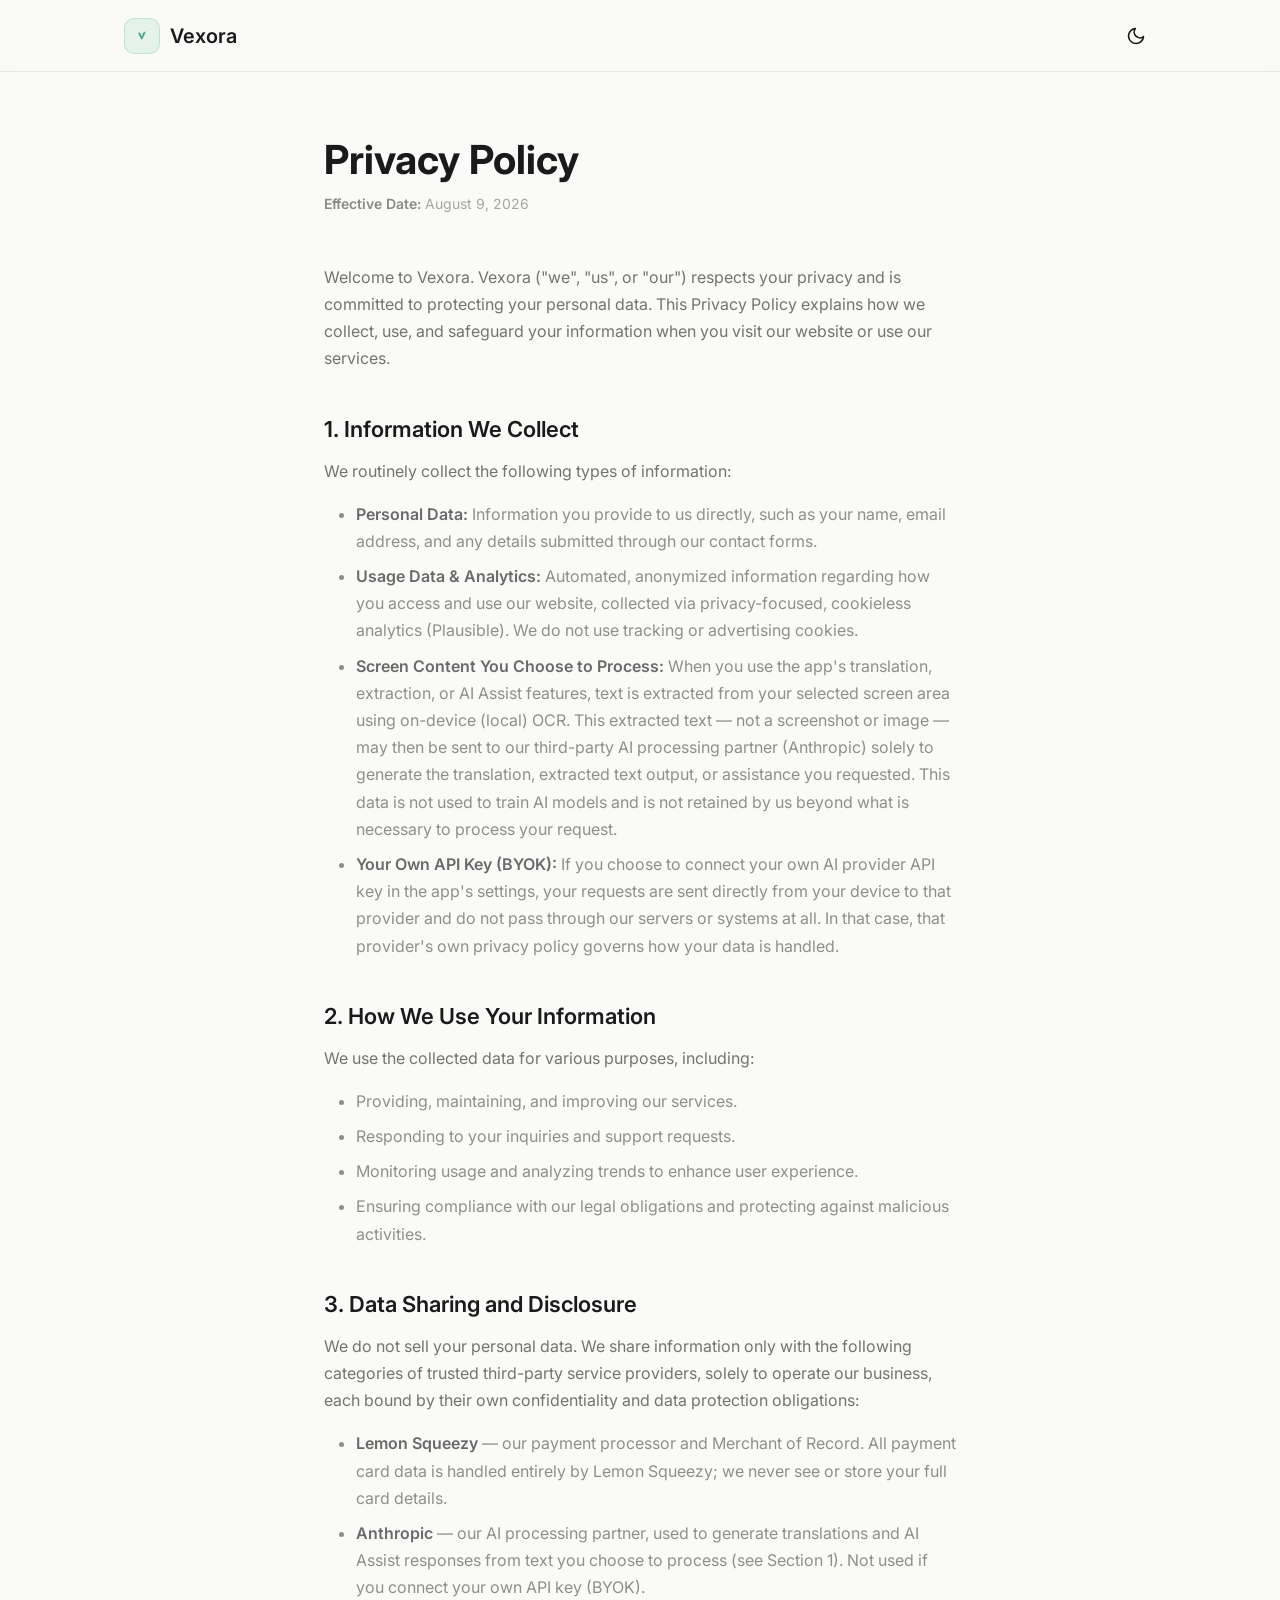
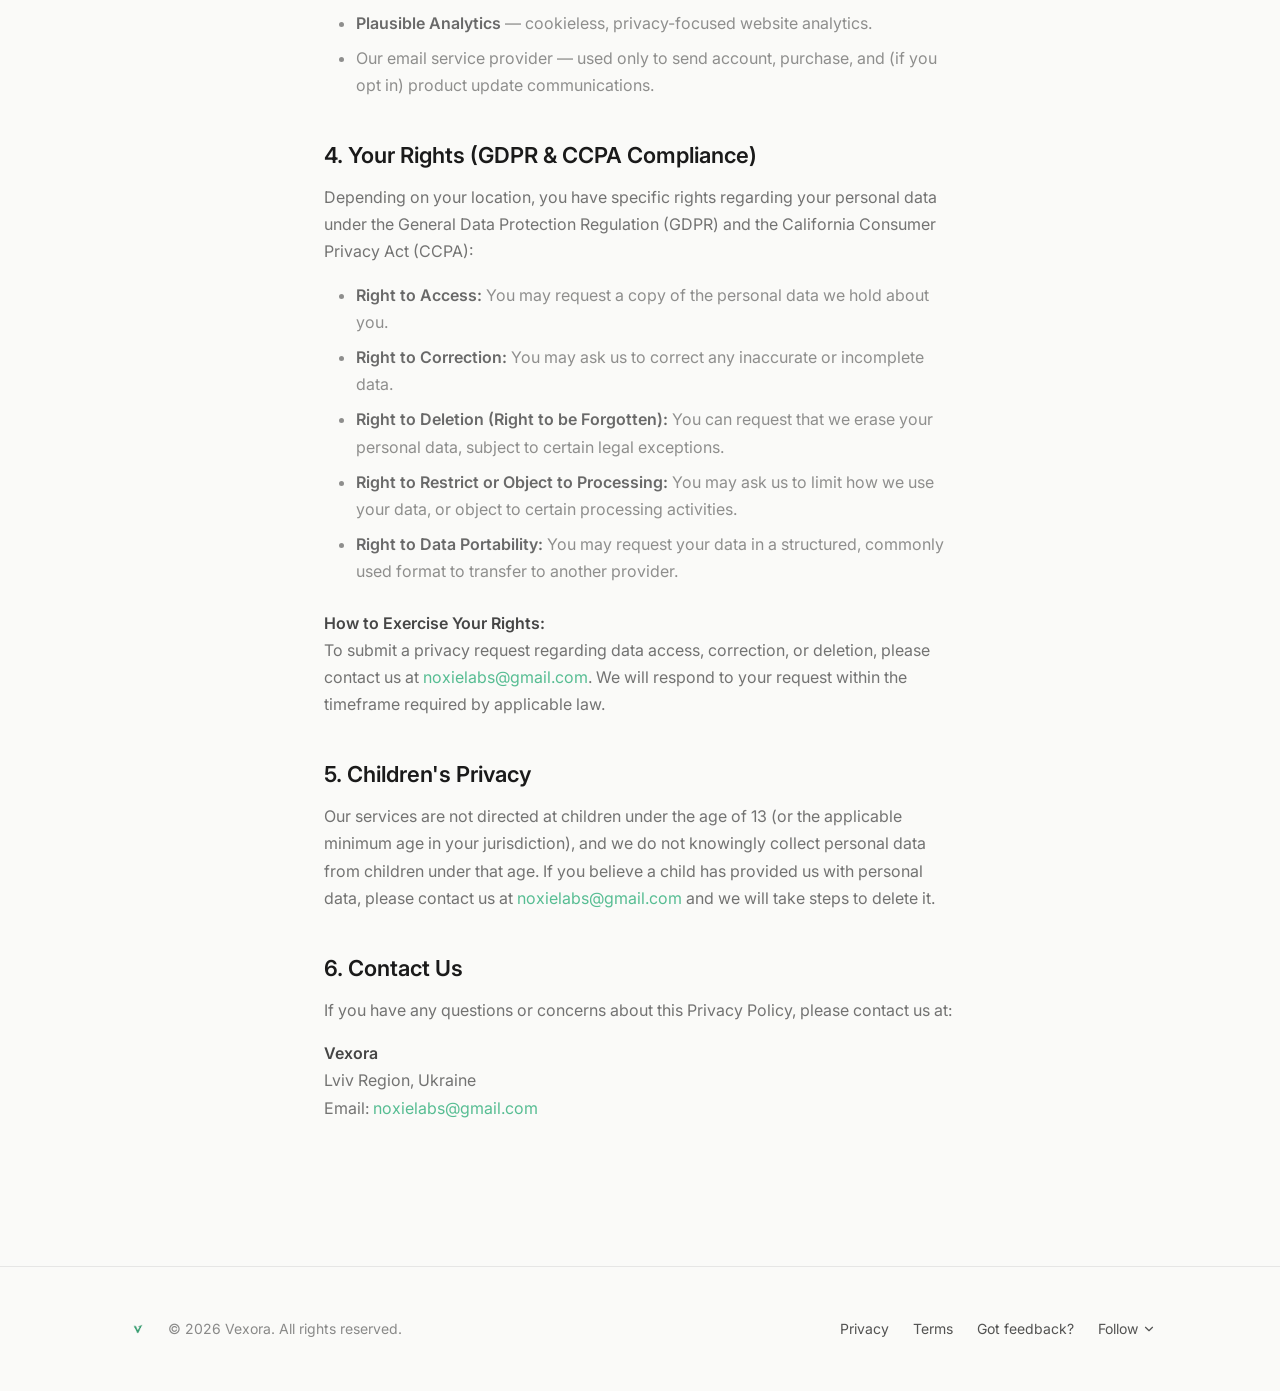
<file: privacy.html>
<!DOCTYPE html>
<html lang="en" data-theme="dark">
<head>
  <meta charset="UTF-8">
  <meta name="viewport" content="width=device-width, initial-scale=1.0">
  <title>Privacy Policy — Vexora</title>
  <meta name="description" content="Vexora Privacy Policy. How we collect, use, and protect your data.">
  <link rel="icon" href="data:image/svg+xml,%3Csvg xmlns='http://www.w3.org/2000/svg' viewBox='0 0 32 32'%3E%3Crect width='32' height='32' rx='8' fill='%230B0D12'/%3E%3Cpath d='M8 9l8 14 8-14' stroke='%232FAE7A' stroke-width='3' stroke-linecap='round' stroke-linejoin='round' fill='none'/%3E%3C/svg%3E">
  <link rel="preconnect" href="https://fonts.googleapis.com">
  <link rel="preconnect" href="https://fonts.gstatic.com" crossorigin>
  <link href="https://fonts.googleapis.com/css2?family=Inter:wght@400;500;600;700&display=swap" rel="stylesheet">
  
  <style>
    :root {
      --font-family: 'Inter', -apple-system, BlinkMacSystemFont, 'Segoe UI', Roboto, sans-serif;
      --color-green: #2FAE7A;
      --color-green-hover: #28996c;
      --color-violet: #6D5DFC;
      --color-blue: #4F8EF7;
      --color-orange: #F0975A;
      --space-xs: 4px; --space-sm: 8px; --space-md: 16px; --space-lg: 24px; --space-xl: 32px; --space-2xl: 48px; --space-3xl: 64px;
      --radius-sm: 6px; --radius-md: 8px; --radius-lg: 12px; --radius-xl: 16px; --radius-2xl: 20px; --radius-full: 9999px;
      --header-height: 72px; --content-max-width: 1080px; --content-narrow: 800px; --content-narrowest: 680px;
      --transition-fast: 150ms ease; --transition-base: 250ms ease;
    }
    
    [data-theme="dark"] {
      --bg-primary: #0B0D12; --bg-secondary: #0E1016; --surface: #15171F; --surface-hover: #1A1D26; --surface-border: rgba(255,255,255,0.06);
      --text-primary: #F0F0F0; --text-secondary: rgba(240,240,240,0.75); --text-tertiary: rgba(240,240,240,0.6); --text-muted: rgba(240,240,240,0.5); --text-faint: rgba(240,240,240,0.4);
      --header-bg: rgba(11,13,18,0.7); --header-bg-scrolled: rgba(11,13,18,0.95); --toggle-hover: rgba(255,255,255,0.06); --footer-border: rgba(255,255,255,0.06);
      --btn-primary-bg: var(--color-green); --btn-primary-text: #ffffff; --btn-secondary-border: rgba(255,255,255,0.15); --btn-secondary-text: var(--text-primary);
    }
    
    [data-theme="light"] {
      --bg-primary: #FAFAF8; --bg-secondary: #F7F7F5; --surface: #FFFFFF; --surface-hover: #F5F5F3; --surface-border: rgba(0,0,0,0.08);
      --text-primary: #1A1A1A; --text-secondary: rgba(26,26,26,0.75); --text-tertiary: rgba(26,26,26,0.6); --text-muted: rgba(26,26,26,0.5); --text-faint: rgba(26,26,26,0.4);
      --header-bg: rgba(250,250,248,0.7); --header-bg-scrolled: rgba(250,250,248,0.95); --toggle-hover: rgba(0,0,0,0.04); --footer-border: rgba(0,0,0,0.08);
      --btn-primary-bg: var(--color-green); --btn-primary-text: #ffffff; --btn-secondary-border: rgba(0,0,0,0.15); --btn-secondary-text: var(--text-primary);
    }

    * { box-sizing: border-box; margin: 0; padding: 0; }
    
    body {
      font-family: var(--font-family);
      background-color: var(--bg-primary);
      color: var(--text-primary);
      -webkit-font-smoothing: antialiased;
      line-height: 1.5;
      transition: background-color var(--transition-base), color var(--transition-base);
    }

    /* Header */
    header {
      position: fixed;
      top: 0; left: 0; right: 0;
      height: var(--header-height);
      background: var(--header-bg);
      backdrop-filter: blur(12px);
      -webkit-backdrop-filter: blur(12px);
      border-bottom: 1px solid var(--surface-border);
      z-index: 100;
      transition: background var(--transition-base);
    }
    
    .nav-container {
      max-width: var(--content-max-width);
      margin: 0 auto;
      height: 100%;
      display: flex;
      align-items: center;
      justify-content: space-between;
      padding: 0 var(--space-lg);
    }

    .logo {
      display: flex;
      align-items: center;
      gap: var(--space-sm);
      text-decoration: none;
      color: var(--text-primary);
      font-weight: 600;
      font-size: 18px;
    }

    .theme-toggle {
      background: transparent;
      border: none;
      color: var(--text-primary);
      cursor: pointer;
      width: 40px;
      height: 40px;
      border-radius: var(--radius-md);
      display: flex;
      align-items: center;
      justify-content: center;
      transition: background var(--transition-fast);
    }
    
    .theme-toggle:hover {
      background: var(--toggle-hover);
    }
    
    [data-theme="dark"] .moon-icon { display: none; }
    [data-theme="light"] .sun-icon { display: none; }

    /* Main Content Layout */
    .legal-content {
      max-width: var(--content-narrowest);
      margin: 0 auto;
      padding: calc(var(--header-height) + var(--space-3xl)) var(--space-lg) var(--space-3xl);
    }

    /* Typography & Markdown Styles */
    .legal-content h1 {
      font-size: 40px;
      font-weight: 700;
      margin-bottom: var(--space-sm); /* 8px */
      line-height: 1.2;
    }

    .legal-content .effective-date {
      font-size: 14px;
      opacity: 0.5;
      margin-bottom: var(--space-2xl);
    }

    .legal-content h2 {
      font-size: 22px;
      font-weight: 600;
      margin-top: 40px;
      margin-bottom: 12px;
    }

    .legal-content p,
    .legal-content ul,
    .legal-content li {
      font-size: 16px;
      line-height: 1.7;
      color: var(--text-secondary);
      opacity: 0.8;
    }

    .legal-content p {
      margin-bottom: var(--space-md);
    }

    .legal-content ul {
      margin-left: var(--space-xl);
      margin-bottom: var(--space-lg);
    }

    .legal-content li {
      margin-bottom: var(--space-sm);
    }

    .legal-content a {
      color: var(--color-green);
      text-decoration: none;
      transition: color var(--transition-fast);
    }
    
    .legal-content a:hover {
      text-decoration: underline;
    }

    .legal-content strong {
      font-weight: 600;
      color: var(--text-primary);
    }

    /* Footer */
    footer {
      border-top: 1px solid var(--footer-border);
      padding: var(--space-2xl) 0;
      margin-top: var(--space-3xl);
    }
    
    .footer-container {
      max-width: var(--content-max-width);
      margin: 0 auto;
      padding: 0 var(--space-lg);
      display: flex;
      flex-direction: column;
      gap: var(--space-lg);
    }
    
    @media (min-width: 768px) {
      .footer-container {
        flex-direction: row;
        justify-content: space-between;
        align-items: center;
      }
    }

    .footer-brand {
      display: flex;
      align-items: center;
      gap: var(--space-md);
    }
    
    .footer-brand .logo svg {
      width: 28px;
      height: 28px;
    }

    .copyright {
      color: var(--text-muted);
      font-size: 14px;
    }

    .footer-links {
      display: flex;
      align-items: center;
      gap: var(--space-lg);
      font-size: 14px;
      flex-wrap: wrap;
    }

    .footer-links a {
      color: var(--text-secondary);
      text-decoration: none;
      transition: color var(--transition-fast);
    }

    .footer-links a:hover {
      color: var(--text-primary);
    }

    .follow-wrapper {
      position: relative;
    }

    .follow-btn {
      background: none;
      border: none;
      color: var(--text-secondary);
      font-family: inherit;
      font-size: 14px;
      cursor: pointer;
      display: flex;
      align-items: center;
      gap: 4px;
    }
    
    .follow-btn:hover {
      color: var(--text-primary);
    }

    .follow-popup {
      position: absolute;
      bottom: 100%;
      left: 50%;
      transform: translateX(-50%) translateY(-8px);
      background: var(--surface);
      border: 1px solid var(--surface-border);
      border-radius: var(--radius-md);
      padding: var(--space-sm) 0;
      min-width: 120px;
      display: none;
      flex-direction: column;
      box-shadow: 0 4px 12px rgba(0,0,0,0.1);
      z-index: 10;
    }
    
    .follow-popup.active {
      display: flex;
    }

    .follow-popup a {
      padding: var(--space-sm) var(--space-md);
      color: var(--text-secondary);
      text-decoration: none;
    }
    
    .follow-popup a:hover {
      background: var(--surface-hover);
      color: var(--text-primary);
    }
    .header__logo {
      display: inline-flex;
      align-items: center;
      gap: 10px;
      text-decoration: none;
      color: var(--text-primary);
    }

    .header__logo-icon-wrap {
      display: flex;
      align-items: center;
      justify-content: center;
      width: 36px;
      height: 36px;
      border-radius: 10px;
      background: rgba(47, 174, 122, 0.12);
      backdrop-filter: blur(12px);
      -webkit-backdrop-filter: blur(12px);
      border: 1px solid rgba(47, 174, 122, 0.18);
      overflow: hidden;
      transition: background var(--transition-base), border-color var(--transition-base), transform var(--transition-base);
    }

    .header__logo:hover .header__logo-icon-wrap {
      background: rgba(47, 174, 122, 0.18);
      border-color: rgba(47, 174, 122, 0.3);
      transform: scale(1.05);
    }

    .header__logo-icon {
      width: 100%;
      height: 100%;
      padding: 4px;
      box-sizing: border-box;
      object-fit: contain;
    }

    .header__logo-text {
      font-size: 20px;
      font-weight: 600;
      color: var(--text-primary);
      transition: color var(--transition-base);
    }

    [data-theme="light"] .header__logo-icon-wrap {
      background: rgba(47, 174, 122, 0.1);
      border-color: rgba(47, 174, 122, 0.2);
    }
  </style>
</head>
<body>

  <header id="header">
    <div class="nav-container">
      <a href="./index.html" class="header__logo">
        <span class="header__logo-icon-wrap">
          <img src="logo.png" alt="Vexora V logo" class="header__logo-icon">
        </span>
        <span class="header__logo-text">Vexora</span>
      </a>
      
      <button id="themeToggle" class="theme-toggle" aria-label="Toggle theme">
        <svg class="sun-icon" xmlns="http://www.w3.org/2000/svg" width="20" height="20" viewBox="0 0 24 24" fill="none" stroke="currentColor" stroke-width="2" stroke-linecap="round" stroke-linejoin="round">
          <circle cx="12" cy="12" r="5"></circle>
          <line x1="12" y1="1" x2="12" y2="3"></line>
          <line x1="12" y1="21" x2="12" y2="23"></line>
          <line x1="4.22" y1="4.22" x2="5.64" y2="5.64"></line>
          <line x1="18.36" y1="18.36" x2="19.78" y2="19.78"></line>
          <line x1="1" y1="12" x2="3" y2="12"></line>
          <line x1="21" y1="12" x2="23" y2="12"></line>
          <line x1="4.22" y1="19.78" x2="5.64" y2="18.36"></line>
          <line x1="18.36" y1="5.64" x2="19.78" y2="4.22"></line>
        </svg>
        <svg class="moon-icon" xmlns="http://www.w3.org/2000/svg" width="20" height="20" viewBox="0 0 24 24" fill="none" stroke="currentColor" stroke-width="2" stroke-linecap="round" stroke-linejoin="round">
          <path d="M21 12.79A9 9 0 1 1 11.21 3 7 7 0 0 0 21 12.79z"></path>
        </svg>
      </button>
    </div>
  </header>

  <main class="legal-content">
    <h1>Privacy Policy</h1>
    <p class="effective-date"><strong>Effective Date:</strong> August 9, 2026</p>

    <p>Welcome to Vexora. Vexora ("we", "us", or "our") respects your privacy and is committed to protecting your personal data. This Privacy Policy explains how we collect, use, and safeguard your information when you visit our website or use our services.</p>

    <h2>1. Information We Collect</h2>
    <p>We routinely collect the following types of information:</p>
    <ul>
      <li><strong>Personal Data:</strong> Information you provide to us directly, such as your name, email address, and any details submitted through our contact forms.</li>
      <li><strong>Usage Data & Analytics:</strong> Automated, anonymized information regarding how you access and use our website, collected via privacy-focused, cookieless analytics (Plausible). We do not use tracking or advertising cookies.</li>
      <li><strong>Screen Content You Choose to Process:</strong> When you use the app's translation, extraction, or AI Assist features, text is extracted from your selected screen area using on-device (local) OCR. This extracted text — not a screenshot or image — may then be sent to our third-party AI processing partner (Anthropic) solely to generate the translation, extracted text output, or assistance you requested. This data is not used to train AI models and is not retained by us beyond what is necessary to process your request.</li>
      <li><strong>Your Own API Key (BYOK):</strong> If you choose to connect your own AI provider API key in the app's settings, your requests are sent directly from your device to that provider and do not pass through our servers or systems at all. In that case, that provider's own privacy policy governs how your data is handled.</li>
    </ul>

    <h2>2. How We Use Your Information</h2>
    <p>We use the collected data for various purposes, including:</p>
    <ul>
      <li>Providing, maintaining, and improving our services.</li>
      <li>Responding to your inquiries and support requests.</li>
      <li>Monitoring usage and analyzing trends to enhance user experience.</li>
      <li>Ensuring compliance with our legal obligations and protecting against malicious activities.</li>
    </ul>

    <h2>3. Data Sharing and Disclosure</h2>
    <p>We do not sell your personal data. We share information only with the following categories of trusted third-party service providers, solely to operate our business, each bound by their own confidentiality and data protection obligations:</p>
    <ul>
      <li><strong>Lemon Squeezy</strong> — our payment processor and Merchant of Record. All payment card data is handled entirely by Lemon Squeezy; we never see or store your full card details.</li>
      <li><strong>Anthropic</strong> — our AI processing partner, used to generate translations and AI Assist responses from text you choose to process (see Section 1). Not used if you connect your own API key (BYOK).</li>
      <li><strong>Plausible Analytics</strong> — cookieless, privacy-focused website analytics.</li>
      <li>Our email service provider — used only to send account, purchase, and (if you opt in) product update communications.</li>
    </ul>

    <h2>4. Your Rights (GDPR & CCPA Compliance)</h2>
    <p>Depending on your location, you have specific rights regarding your personal data under the General Data Protection Regulation (GDPR) and the California Consumer Privacy Act (CCPA):</p>
    <ul>
      <li><strong>Right to Access:</strong> You may request a copy of the personal data we hold about you.</li>
      <li><strong>Right to Correction:</strong> You may ask us to correct any inaccurate or incomplete data.</li>
      <li><strong>Right to Deletion (Right to be Forgotten):</strong> You can request that we erase your personal data, subject to certain legal exceptions.</li>
      <li><strong>Right to Restrict or Object to Processing:</strong> You may ask us to limit how we use your data, or object to certain processing activities.</li>
      <li><strong>Right to Data Portability:</strong> You may request your data in a structured, commonly used format to transfer to another provider.</li>
    </ul>

    <p><strong>How to Exercise Your Rights:</strong><br>
    To submit a privacy request regarding data access, correction, or deletion, please contact us at <a href="mailto:noxielabs@gmail.com">noxielabs@gmail.com</a>. We will respond to your request within the timeframe required by applicable law.</p>

    <h2>5. Children's Privacy</h2>
    <p>Our services are not directed at children under the age of 13 (or the applicable minimum age in your jurisdiction), and we do not knowingly collect personal data from children under that age. If you believe a child has provided us with personal data, please contact us at <a href="mailto:noxielabs@gmail.com">noxielabs@gmail.com</a> and we will take steps to delete it.</p>

    <h2>6. Contact Us</h2>
    <p>If you have any questions or concerns about this Privacy Policy, please contact us at:</p>

    <p><strong>Vexora</strong><br>
    Lviv Region, Ukraine<br>
    Email: <a href="mailto:noxielabs@gmail.com">noxielabs@gmail.com</a></p>
  </main>

  <footer>
    <div class="footer-container">
      <div class="footer-brand">
        <a href="./index.html" class="logo" style="margin-bottom: 0;">
          <img src="./logo.png" alt="Vexora logo" style="width: 28px; height: 28px; object-fit: contain;">
        </a>
        <span class="copyright">&copy; 2026 Vexora. All rights reserved.</span>
      </div>
      <div class="footer-links">
        <a href="./privacy.html">Privacy</a>
        <a href="./terms.html">Terms</a>
        <a href="https://tally.so/r/rjQXMv">Got feedback?</a>
        <div class="follow-wrapper">
          <button class="follow-btn" id="followBtn">
            Follow
            <svg xmlns="http://www.w3.org/2000/svg" width="14" height="14" viewBox="0 0 24 24" fill="none" stroke="currentColor" stroke-width="2" stroke-linecap="round" stroke-linejoin="round"><path d="m6 9 6 6 6-6"/></svg>
          </button>
          <div class="follow-popup" id="followPopup">
            <a href="https://x.com/noxielabs" target="_blank" rel="noopener">Twitter / X</a>
            <a href="https://t.me/noxielabs" target="_blank" rel="noopener">Telegram</a>
          </div>
        </div>
      </div>
    </div>
  </footer>

  <script>
    // Theme Management
    const themeToggle = document.getElementById('themeToggle');
    const THEME_KEY = 'vexora-theme';
    
    function setTheme(theme) {
      document.documentElement.setAttribute('data-theme', theme);
      localStorage.setItem(THEME_KEY, theme);
    }
    
    function initTheme() {
      const savedTheme = localStorage.getItem(THEME_KEY);
      if (savedTheme) {
        setTheme(savedTheme);
      } else {
        const prefersDark = window.matchMedia('(prefers-color-scheme: dark)').matches;
        setTheme(prefersDark ? 'dark' : 'light');
      }
    }
    
    themeToggle.addEventListener('click', () => {
      const currentTheme = document.documentElement.getAttribute('data-theme');
      setTheme(currentTheme === 'dark' ? 'light' : 'dark');
    });
    
    initTheme();

    // Footer Follow Popup
    const followBtn = document.getElementById('followBtn');
    const followPopup = document.getElementById('followPopup');

    followBtn.addEventListener('click', (e) => {
      e.stopPropagation();
      followPopup.classList.toggle('active');
    });

    document.addEventListener('click', (e) => {
      if (!followPopup.contains(e.target) && !followBtn.contains(e.target)) {
        followPopup.classList.remove('active');
      }
    });

    // Header scroll background effect
    window.addEventListener('scroll', () => {
      const header = document.getElementById('header');
      if (window.scrollY > 10) {
        header.style.backgroundColor = 'var(--header-bg-scrolled)';
      } else {
        header.style.backgroundColor = 'var(--header-bg)';
      }
    });
  </script>
</body>
</html>
</file>
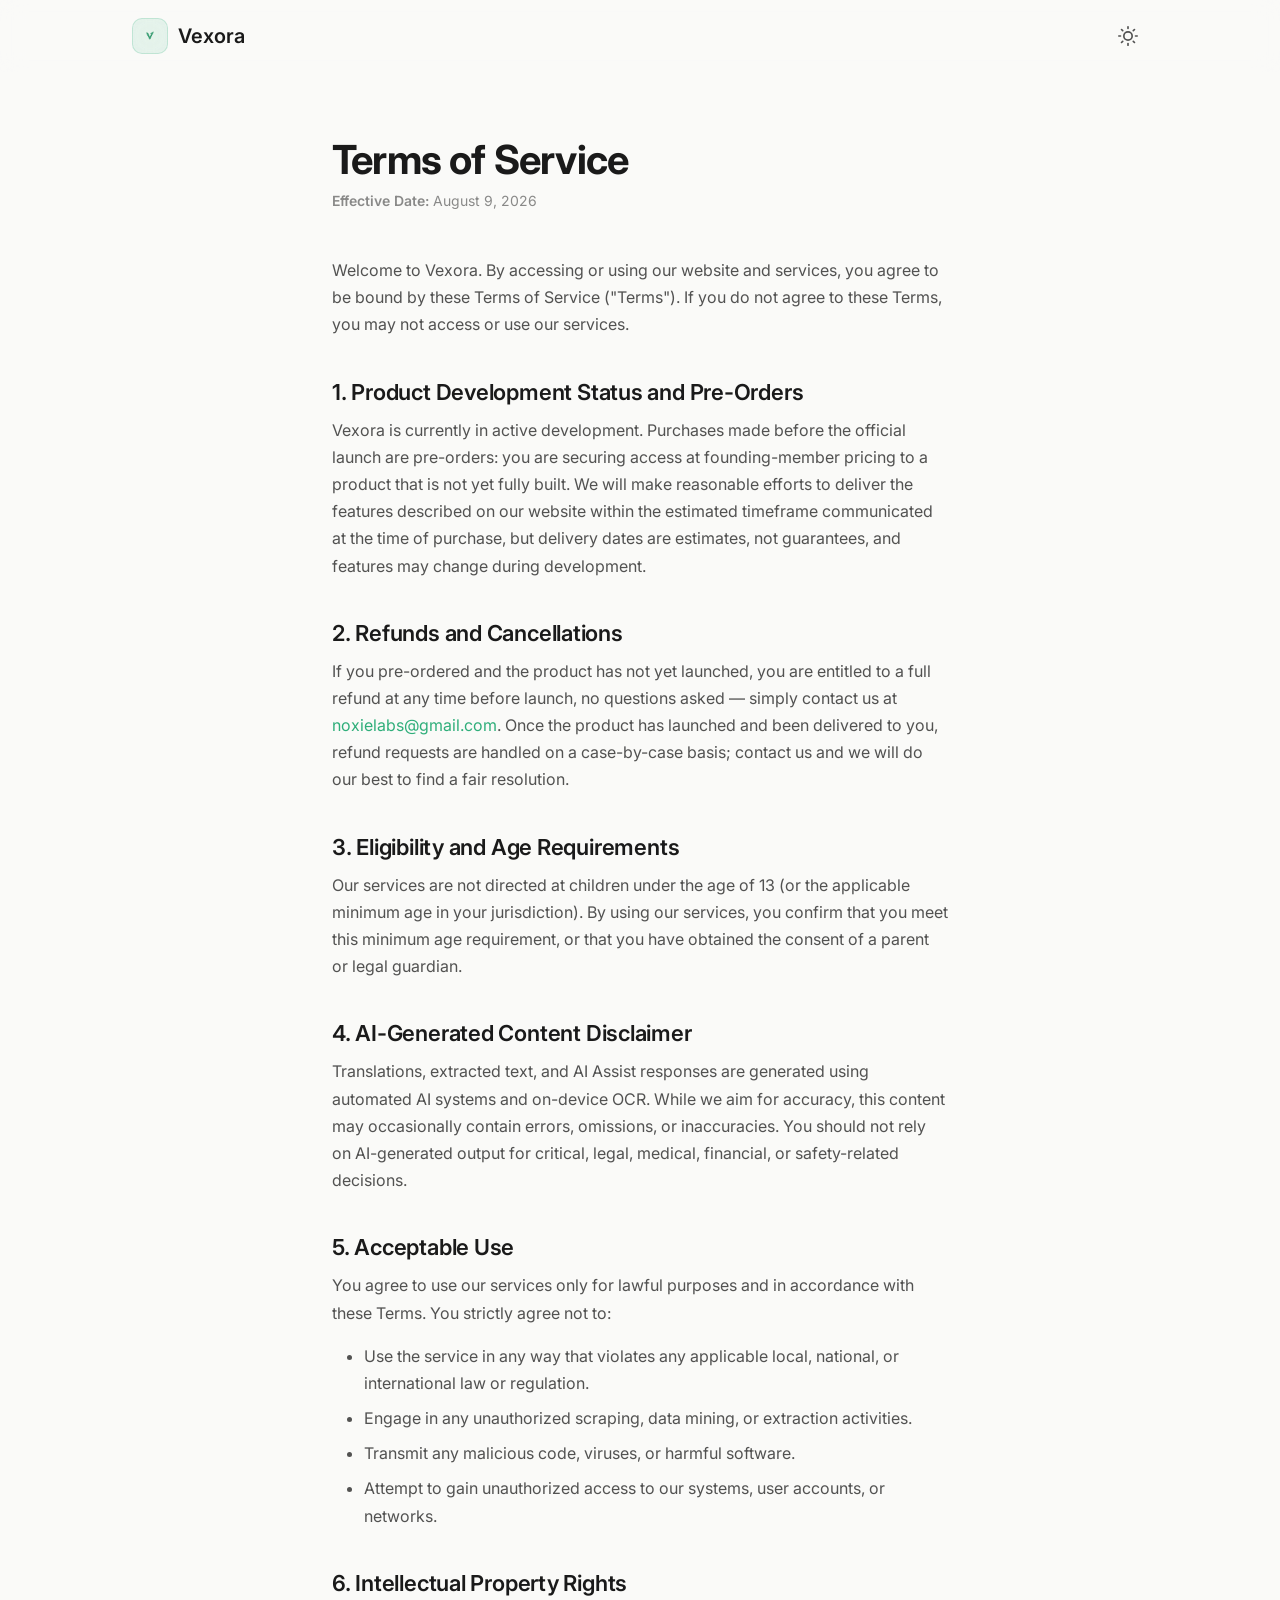
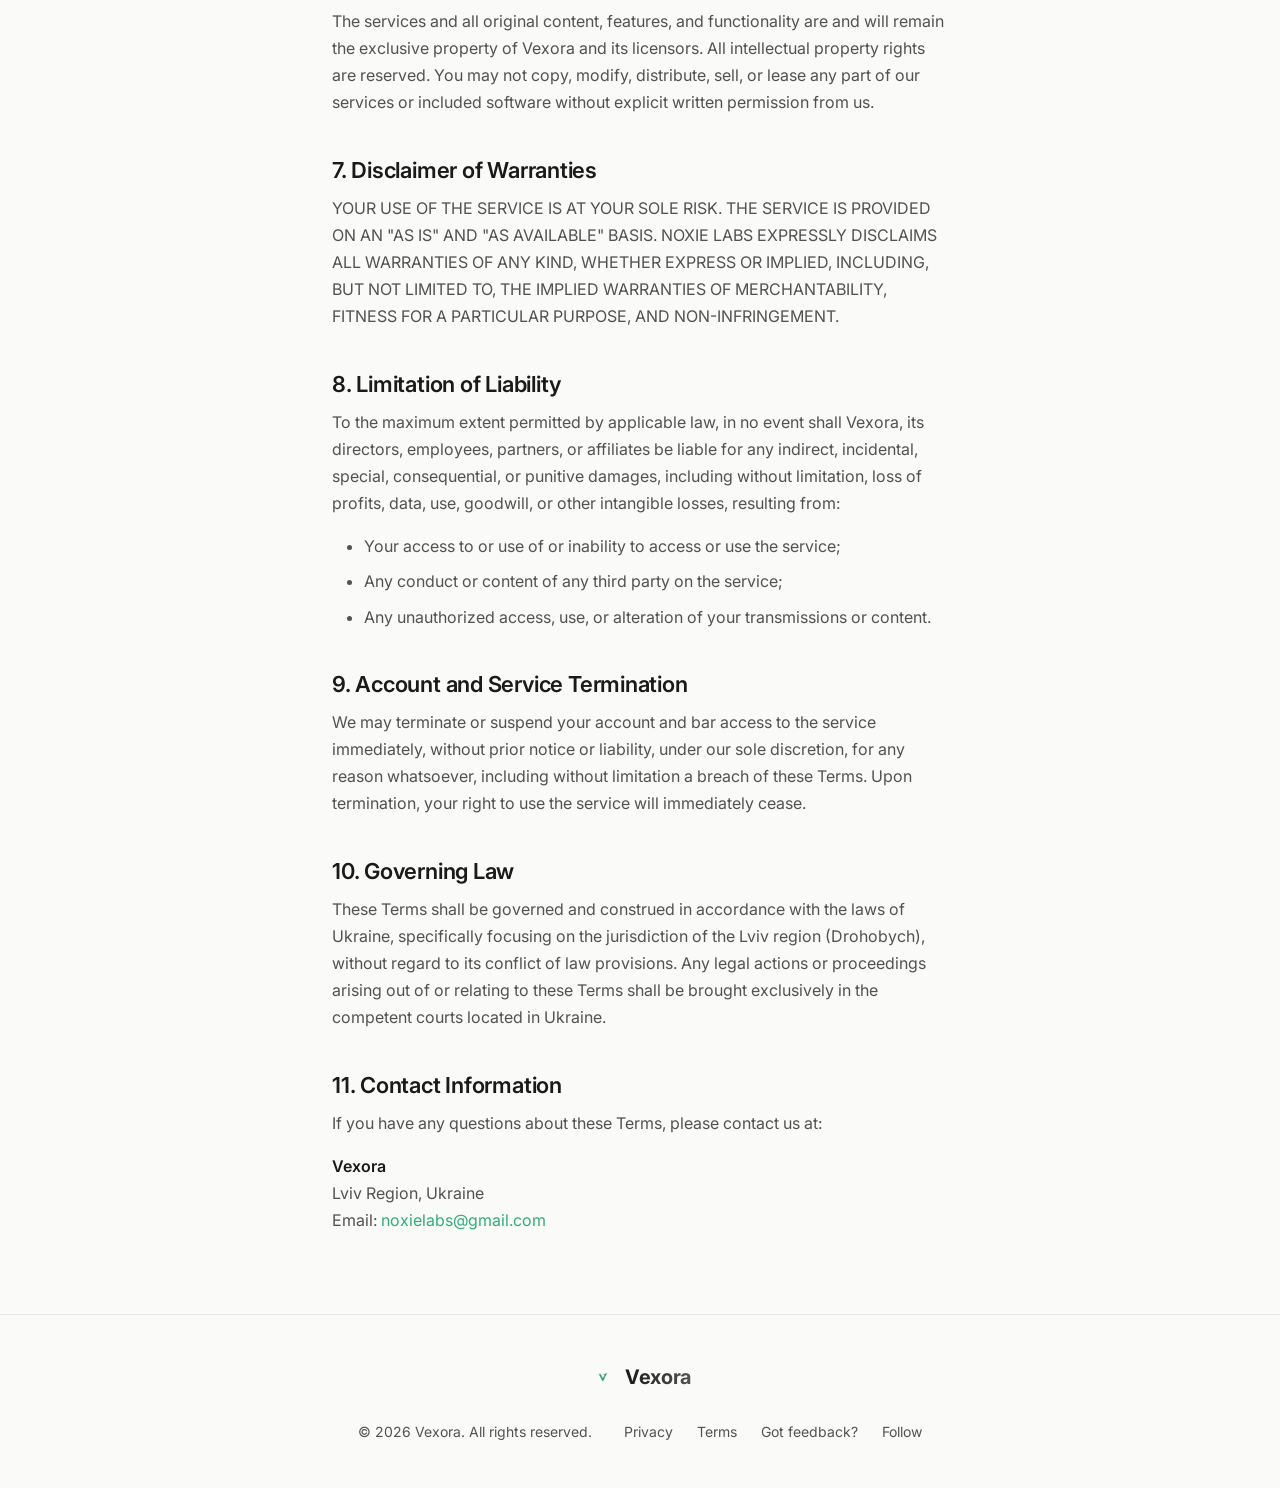
<file: terms.html>
<!DOCTYPE html>
<html lang="en" data-theme="dark">
<head>
  <meta charset="UTF-8">
  <meta name="viewport" content="width=device-width, initial-scale=1.0">
  <title>Terms of Service — Vexora</title>
  <meta name="description" content="Vexora Terms of Service. Rules governing your use of Vexora.">
  <link rel="icon" href="data:image/svg+xml,%3Csvg xmlns='http://www.w3.org/2000/svg' viewBox='0 0 32 32'%3E%3Crect width='32' height='32' rx='8' fill='%230B0D12'/%3E%3Cpath d='M8 9l8 14 8-14' stroke='%232FAE7A' stroke-width='3' stroke-linecap='round' stroke-linejoin='round' fill='none'/%3E%3C/svg%3E">
  <link rel="preconnect" href="https://fonts.googleapis.com">
  <link rel="preconnect" href="https://fonts.gstatic.com" crossorigin>
  <link href="https://fonts.googleapis.com/css2?family=Inter:wght@400;500;600;700&display=swap" rel="stylesheet">
  <style>
    /* CSS Variables */
    :root {
      --font-family: 'Inter', -apple-system, BlinkMacSystemFont, 'Segoe UI', Roboto, sans-serif;
      --color-green: #2FAE7A;
      --color-green-hover: #28996c;
      --color-violet: #6D5DFC;
      --color-blue: #4F8EF7;
      --color-orange: #F0975A;
      --space-xs: 4px; --space-sm: 8px; --space-md: 16px; --space-lg: 24px; --space-xl: 32px; --space-2xl: 48px; --space-3xl: 64px;
      --radius-sm: 6px; --radius-md: 8px; --radius-lg: 12px; --radius-xl: 16px; --radius-2xl: 20px; --radius-full: 9999px;
      --header-height: 72px; --content-max-width: 1080px; --content-narrow: 800px; --content-narrowest: 680px;
      --transition-fast: 150ms ease; --transition-base: 250ms ease;
    }
    
    [data-theme="dark"] {
      --bg-primary: #0B0D12; --bg-secondary: #0E1016; --surface: #15171F; --surface-hover: #1A1D26; --surface-border: rgba(255,255,255,0.06);
      --text-primary: #F0F0F0; --text-secondary: rgba(240,240,240,0.75); --text-tertiary: rgba(240,240,240,0.6); --text-muted: rgba(240,240,240,0.5); --text-faint: rgba(240,240,240,0.4);
      --header-bg: rgba(11,13,18,0.7); --header-bg-scrolled: rgba(11,13,18,0.95); --toggle-hover: rgba(255,255,255,0.06); --footer-border: rgba(255,255,255,0.06);
      --btn-primary-bg: var(--color-green); --btn-primary-text: #ffffff; --btn-secondary-border: rgba(255,255,255,0.15); --btn-secondary-text: var(--text-primary);
    }
    
    [data-theme="light"] {
      --bg-primary: #FAFAF8; --bg-secondary: #F7F7F5; --surface: #FFFFFF; --surface-hover: #F5F5F3; --surface-border: rgba(0,0,0,0.08);
      --text-primary: #1A1A1A; --text-secondary: rgba(26,26,26,0.75); --text-tertiary: rgba(26,26,26,0.6); --text-muted: rgba(26,26,26,0.5); --text-faint: rgba(26,26,26,0.4);
      --header-bg: rgba(250,250,248,0.7); --header-bg-scrolled: rgba(250,250,248,0.95); --toggle-hover: rgba(0,0,0,0.04); --footer-border: rgba(0,0,0,0.08);
      --btn-primary-bg: var(--color-green); --btn-primary-text: #ffffff; --btn-secondary-border: rgba(0,0,0,0.15); --btn-secondary-text: var(--text-primary);
    }

    /* Reset and Base Styles */
    * { box-sizing: border-box; margin: 0; padding: 0; }
    body {
      font-family: var(--font-family);
      background-color: var(--bg-primary);
      color: var(--text-primary);
      -webkit-font-smoothing: antialiased;
      transition: background-color var(--transition-base), color var(--transition-base);
      display: flex;
      flex-direction: column;
      min-height: 100vh;
    }
    
    a {
      text-decoration: none;
      color: inherit;
    }

    /* Header Component */
    .header {
      position: fixed;
      top: 0;
      left: 0;
      right: 0;
      height: var(--header-height);
      background-color: var(--header-bg);
      backdrop-filter: blur(12px);
      -webkit-backdrop-filter: blur(12px);
      z-index: 100;
      display: flex;
      align-items: center;
      justify-content: center;
      transition: background-color var(--transition-base), border-bottom var(--transition-base);
      border-bottom: 1px solid transparent;
    }
    .header.scrolled {
      background-color: var(--header-bg-scrolled);
      border-bottom: 1px solid var(--surface-border);
    }
    .header-content {
      width: 100%;
      max-width: var(--content-max-width);
      padding: 0 var(--space-xl);
      display: flex;
      justify-content: space-between;
      align-items: center;
    }
    
    .logo {
      display: flex;
      align-items: center;
      gap: var(--space-sm);
      font-weight: 700;
      font-size: 20px;
      letter-spacing: -0.02em;
    }
    .logo-icon {
      width: 32px;
      height: 32px;
    }
    .logo-text {
      background: linear-gradient(to right, var(--text-primary), var(--text-secondary));
      -webkit-background-clip: text;
      -webkit-text-fill-color: transparent;
    }

    .header-actions {
      display: flex;
      align-items: center;
      gap: var(--space-md);
    }

    /* Theme Toggle */
    .theme-toggle {
      background: transparent;
      border: none;
      width: 40px;
      height: 40px;
      border-radius: var(--radius-full);
      display: flex;
      align-items: center;
      justify-content: center;
      cursor: pointer;
      color: var(--text-secondary);
      transition: background-color var(--transition-fast), color var(--transition-fast);
    }
    .theme-toggle:hover {
      background-color: var(--toggle-hover);
      color: var(--text-primary);
    }
    .theme-toggle svg {
      width: 20px;
      height: 20px;
      fill: none;
      stroke: currentColor;
      stroke-width: 2;
      stroke-linecap: round;
      stroke-linejoin: round;
    }
    [data-theme="dark"] .icon-sun { display: none; }
    [data-theme="light"] .icon-moon { display: none; }
    
    /* Layout */
    .main-content {
      flex: 1;
      padding-top: calc(var(--header-height) + var(--space-3xl));
      padding-bottom: var(--space-3xl);
      display: flex;
      justify-content: center;
    }
    
    .legal-container {
      width: 100%;
      max-width: var(--content-narrowest);
      padding: 0 var(--space-xl);
    }

    /* Legal Typography */
    .legal-container h1 {
      font-size: 40px;
      font-weight: 700;
      margin-bottom: var(--space-sm);
      line-height: 1.2;
      letter-spacing: -0.02em;
    }
    .legal-container .effective-date {
      font-size: 14px;
      opacity: 0.5;
      margin-bottom: var(--space-2xl);
    }
    .legal-container h2 {
      font-size: 22px;
      font-weight: 600;
      margin-top: 40px;
      margin-bottom: 12px;
      letter-spacing: -0.01em;
    }
    .legal-container p {
      font-size: 16px;
      line-height: 1.7;
      color: var(--text-secondary);
      margin-bottom: var(--space-md);
    }
    .legal-container ul {
      font-size: 16px;
      line-height: 1.7;
      color: var(--text-secondary);
      margin-bottom: var(--space-md);
      margin-left: var(--space-xl);
    }
    .legal-container li {
      margin-bottom: var(--space-sm);
    }
    .legal-container a {
      color: var(--color-green);
      transition: text-decoration var(--transition-fast);
    }
    .legal-container a:hover {
      text-decoration: underline;
    }
    .legal-container strong {
      font-weight: 600;
      color: var(--text-primary);
    }

    /* Footer */
    .footer {
      border-top: 1px solid var(--footer-border);
      padding: var(--space-2xl) 0;
      margin-top: auto;
    }
    .footer-content {
      max-width: var(--content-max-width);
      margin: 0 auto;
      padding: 0 var(--space-xl);
      display: flex;
      flex-direction: column;
      gap: var(--space-xl);
    }
    .footer-top {
      display: flex;
      flex-direction: column;
      align-items: center;
      gap: var(--space-md);
    }
    .footer-bottom {
      display: flex;
      flex-wrap: wrap;
      justify-content: center;
      align-items: center;
      gap: var(--space-xl);
      color: var(--text-secondary);
      font-size: 14px;
    }
    .footer-links {
      display: flex;
      align-items: center;
      gap: var(--space-lg);
    }
    .footer-link {
      transition: color var(--transition-fast);
    }
    .footer-link:hover {
      color: var(--text-primary);
    }
    .follow-trigger {
      position: relative;
      cursor: pointer;
    }
    .follow-popup {
      position: absolute;
      bottom: calc(100% + 12px);
      left: 50%;
      transform: translateX(-50%) translateY(10px);
      background-color: var(--surface);
      border: 1px solid var(--surface-border);
      border-radius: var(--radius-md);
      padding: var(--space-sm);
      display: flex;
      flex-direction: column;
      gap: 4px;
      opacity: 0;
      visibility: hidden;
      transition: all var(--transition-fast);
      box-shadow: 0 4px 12px rgba(0,0,0,0.1);
      width: 140px;
      z-index: 50;
    }
    .follow-trigger:hover .follow-popup,
    .follow-popup:hover {
      opacity: 1;
      visibility: visible;
      transform: translateX(-50%) translateY(0);
    }
    .popup-link {
      padding: 8px 12px;
      border-radius: var(--radius-sm);
      color: var(--text-primary);
      text-decoration: none;
      display: flex;
      align-items: center;
      gap: 8px;
      transition: background-color var(--transition-fast);
    }
    .popup-link:hover {
      background-color: var(--surface-hover);
    }
    .popup-link svg {
      width: 16px;
      height: 16px;
      fill: currentColor;
    }

    @media (max-width: 768px) {
      .legal-container h1 {
        font-size: 32px;
      }
      .legal-container h2 {
        font-size: 20px;
        margin-top: 32px;
      }
      .footer-bottom {
        flex-direction: column;
        gap: var(--space-md);
      }
    }
    .header__logo {
      display: inline-flex;
      align-items: center;
      gap: 10px;
      text-decoration: none;
      color: var(--text-primary);
    }

    .header__logo-icon-wrap {
      display: flex;
      align-items: center;
      justify-content: center;
      width: 36px;
      height: 36px;
      border-radius: 10px;
      background: rgba(47, 174, 122, 0.12);
      backdrop-filter: blur(12px);
      -webkit-backdrop-filter: blur(12px);
      border: 1px solid rgba(47, 174, 122, 0.18);
      overflow: hidden;
      transition: background var(--transition-base), border-color var(--transition-base), transform var(--transition-base);
    }

    .header__logo:hover .header__logo-icon-wrap {
      background: rgba(47, 174, 122, 0.18);
      border-color: rgba(47, 174, 122, 0.3);
      transform: scale(1.05);
    }

    .header__logo-icon {
      width: 100%;
      height: 100%;
      padding: 4px;
      box-sizing: border-box;
      object-fit: contain;
    }

    .header__logo-text {
      font-size: 20px;
      font-weight: 600;
      color: var(--text-primary);
      transition: color var(--transition-base);
    }

    [data-theme="light"] .header__logo-icon-wrap {
      background: rgba(47, 174, 122, 0.1);
      border-color: rgba(47, 174, 122, 0.2);
    }
  </style>
</head>
<body>
  
  <header class="header" id="header">
    <div class="header-content">
      <a href="./index.html" class="header__logo">
        <span class="header__logo-icon-wrap">
          <img src="logo.png" alt="Vexora V logo" class="header__logo-icon">
        </span>
        <span class="header__logo-text">Vexora</span>
      </a>
      
      <div class="header-actions">
        <button class="theme-toggle" id="theme-toggle" aria-label="Toggle theme">
          <svg class="icon-moon" xmlns="http://www.w3.org/2000/svg" viewBox="0 0 24 24">
            <path d="M21 12.79A9 9 0 1 1 11.21 3 7 7 0 0 0 21 12.79z"></path>
          </svg>
          <svg class="icon-sun" xmlns="http://www.w3.org/2000/svg" viewBox="0 0 24 24">
            <circle cx="12" cy="12" r="5"></circle>
            <line x1="12" y1="1" x2="12" y2="3"></line>
            <line x1="12" y1="21" x2="12" y2="23"></line>
            <line x1="4.22" y1="4.22" x2="5.64" y2="5.64"></line>
            <line x1="18.36" y1="18.36" x2="19.78" y2="19.78"></line>
            <line x1="1" y1="12" x2="3" y2="12"></line>
            <line x1="21" y1="12" x2="23" y2="12"></line>
            <line x1="4.22" y1="19.78" x2="5.64" y2="18.36"></line>
            <line x1="18.36" y1="5.64" x2="19.78" y2="4.22"></line>
          </svg>
        </button>
      </div>
    </div>
  </header>

  <main class="main-content">
    <article class="legal-container">
      <h1>Terms of Service</h1>
      <div class="effective-date"><strong>Effective Date:</strong> August 9, 2026</div>

      <p>Welcome to Vexora. By accessing or using our website and services, you agree to be bound by these Terms of Service ("Terms"). If you do not agree to these Terms, you may not access or use our services.</p>

      <h2>1. Product Development Status and Pre-Orders</h2>
      <p>Vexora is currently in active development. Purchases made before the official launch are pre-orders: you are securing access at founding-member pricing to a product that is not yet fully built. We will make reasonable efforts to deliver the features described on our website within the estimated timeframe communicated at the time of purchase, but delivery dates are estimates, not guarantees, and features may change during development.</p>

      <h2>2. Refunds and Cancellations</h2>
      <p>If you pre-ordered and the product has not yet launched, you are entitled to a full refund at any time before launch, no questions asked — simply contact us at <a href="mailto:noxielabs@gmail.com">noxielabs@gmail.com</a>. Once the product has launched and been delivered to you, refund requests are handled on a case-by-case basis; contact us and we will do our best to find a fair resolution.</p>

      <h2>3. Eligibility and Age Requirements</h2>
      <p>Our services are not directed at children under the age of 13 (or the applicable minimum age in your jurisdiction). By using our services, you confirm that you meet this minimum age requirement, or that you have obtained the consent of a parent or legal guardian.</p>

      <h2>4. AI-Generated Content Disclaimer</h2>
      <p>Translations, extracted text, and AI Assist responses are generated using automated AI systems and on-device OCR. While we aim for accuracy, this content may occasionally contain errors, omissions, or inaccuracies. You should not rely on AI-generated output for critical, legal, medical, financial, or safety-related decisions.</p>

      <h2>5. Acceptable Use</h2>
      <p>You agree to use our services only for lawful purposes and in accordance with these Terms. You strictly agree not to:</p>
      <ul>
        <li>Use the service in any way that violates any applicable local, national, or international law or regulation.</li>
        <li>Engage in any unauthorized scraping, data mining, or extraction activities.</li>
        <li>Transmit any malicious code, viruses, or harmful software.</li>
        <li>Attempt to gain unauthorized access to our systems, user accounts, or networks.</li>
      </ul>

      <h2>6. Intellectual Property Rights</h2>
      <p>The services and all original content, features, and functionality are and will remain the exclusive property of Vexora and its licensors. All intellectual property rights are reserved. You may not copy, modify, distribute, sell, or lease any part of our services or included software without explicit written permission from us.</p>

      <h2>7. Disclaimer of Warranties</h2>
      <p>YOUR USE OF THE SERVICE IS AT YOUR SOLE RISK. THE SERVICE IS PROVIDED ON AN "AS IS" AND "AS AVAILABLE" BASIS. NOXIE LABS EXPRESSLY DISCLAIMS ALL WARRANTIES OF ANY KIND, WHETHER EXPRESS OR IMPLIED, INCLUDING, BUT NOT LIMITED TO, THE IMPLIED WARRANTIES OF MERCHANTABILITY, FITNESS FOR A PARTICULAR PURPOSE, AND NON-INFRINGEMENT.</p>

      <h2>8. Limitation of Liability</h2>
      <p>To the maximum extent permitted by applicable law, in no event shall Vexora, its directors, employees, partners, or affiliates be liable for any indirect, incidental, special, consequential, or punitive damages, including without limitation, loss of profits, data, use, goodwill, or other intangible losses, resulting from:</p>
      <ul>
        <li>Your access to or use of or inability to access or use the service;</li>
        <li>Any conduct or content of any third party on the service;</li>
        <li>Any unauthorized access, use, or alteration of your transmissions or content.</li>
      </ul>

      <h2>9. Account and Service Termination</h2>
      <p>We may terminate or suspend your account and bar access to the service immediately, without prior notice or liability, under our sole discretion, for any reason whatsoever, including without limitation a breach of these Terms. Upon termination, your right to use the service will immediately cease.</p>

      <h2>10. Governing Law</h2>
      <p>These Terms shall be governed and construed in accordance with the laws of Ukraine, specifically focusing on the jurisdiction of the Lviv region (Drohobych), without regard to its conflict of law provisions. Any legal actions or proceedings arising out of or relating to these Terms shall be brought exclusively in the competent courts located in Ukraine.</p>

      <h2>11. Contact Information</h2>
      <p>If you have any questions about these Terms, please contact us at:</p>
      <p>
        <strong>Vexora</strong><br>
        Lviv Region, Ukraine<br>
        Email: <a href="mailto:noxielabs@gmail.com">noxielabs@gmail.com</a>
      </p>
    </article>
  </main>

  <footer class="footer">
    <div class="footer-content">
      <div class="footer-top">
        <a href="./index.html" class="logo">
          <img src="./logo.png" alt="Vexora logo" style="width: 28px; height: 28px; object-fit: contain;">
          <span class="logo-text">Vexora</span>
        </a>
      </div>
      <div class="footer-bottom">
        <div>&copy; 2026 Vexora. All rights reserved.</div>
        <div class="footer-links">
          <a href="./privacy.html" class="footer-link">Privacy</a>
          <a href="./terms.html" class="footer-link">Terms</a>
          <a href="https://tally.so/r/rjQXMv" class="footer-link" target="_blank" rel="noopener">Got feedback?</a>
          <div class="follow-trigger">
            <span class="footer-link">Follow</span>
            <div class="follow-popup">
              <a href="https://x.com/noxielabs" class="popup-link" target="_blank" rel="noopener">
                <svg viewBox="0 0 24 24"><path d="M23.953 4.57a10 10 0 01-2.825.775 4.958 4.958 0 002.163-2.723 10.054 10.054 0 01-3.127 1.195 4.92 4.92 0 00-8.384 4.482C7.69 8.095 4.067 6.13 1.64 3.162a4.822 4.822 0 00-.666 2.475c0 1.71.87 3.213 2.188 4.096a4.904 4.904 0 01-2.228-.616v.06a4.923 4.923 0 003.946 4.827 4.996 4.996 0 01-2.212.085 4.936 4.936 0 004.604 3.417 9.867 9.867 0 01-6.102 2.105c-.39 0-.779-.023-1.17-.067a13.995 13.995 0 007.557 2.209c9.053 0 13.998-7.496 13.998-13.985 0-.21 0-.42-.015-.63A9.935 9.935 0 0024 4.59z"/></svg>
                Twitter (X)
              </a>
              <a href="https://t.me/noxielabs" class="popup-link" target="_blank" rel="noopener">
                <svg viewBox="0 0 24 24"><path d="M12 2C6.48 2 2 6.48 2 12s4.48 10 10 10 10-4.48 10-10S17.52 2 12 2zm4.64 6.8c-.15 1.58-.8 5.42-1.13 7.19-.14.75-.42 1-.68 1.03-.58.05-1.02-.38-1.58-.75-.88-.58-1.38-.94-2.23-1.5-.99-.65-.35-1.01.22-1.59.15-.15 2.71-2.48 2.76-2.69.01-.03.01-.14-.07-.19-.08-.05-.19-.02-.27 0-.11.03-1.84 1.18-5.18 3.44-.49.33-.94.5-1.35.49-.45-.01-1.3-.25-1.94-.46-.78-.26-1.4-.4-1.35-.85.03-.23.32-.47.88-.71 3.44-1.5 5.73-2.49 6.87-2.96 3.26-1.36 3.94-1.6 4.38-1.6.1 0 .31.02.43.1.1.07.13.15.15.24 0 .04.01.12.01.2z"/></svg>
                Telegram
              </a>
            </div>
          </div>
        </div>
      </div>
    </div>
  </footer>

  <script>
    const themeToggle = document.getElementById('theme-toggle');
    const getStoredTheme = () => localStorage.getItem('vexora-theme');
    const setStoredTheme = theme => localStorage.setItem('vexora-theme', theme);
    
    const getPreferredTheme = () => {
      const storedTheme = getStoredTheme();
      if (storedTheme) {
        return storedTheme;
      }
      return window.matchMedia('(prefers-color-scheme: light)').matches ? 'light' : 'dark';
    };
    
    const setTheme = theme => {
      document.documentElement.setAttribute('data-theme', theme);
    };
    
    setTheme(getPreferredTheme());
    
    themeToggle.addEventListener('click', () => {
      const currentTheme = document.documentElement.getAttribute('data-theme');
      const newTheme = currentTheme === 'dark' ? 'light' : 'dark';
      
      setTheme(newTheme);
      setStoredTheme(newTheme);
    });

    const header = document.getElementById('header');
    window.addEventListener('scroll', () => {
      if (window.scrollY > 10) {
        header.classList.add('scrolled');
      } else {
        header.classList.remove('scrolled');
      }
    });
  </script>
</body>
</html>
</file>
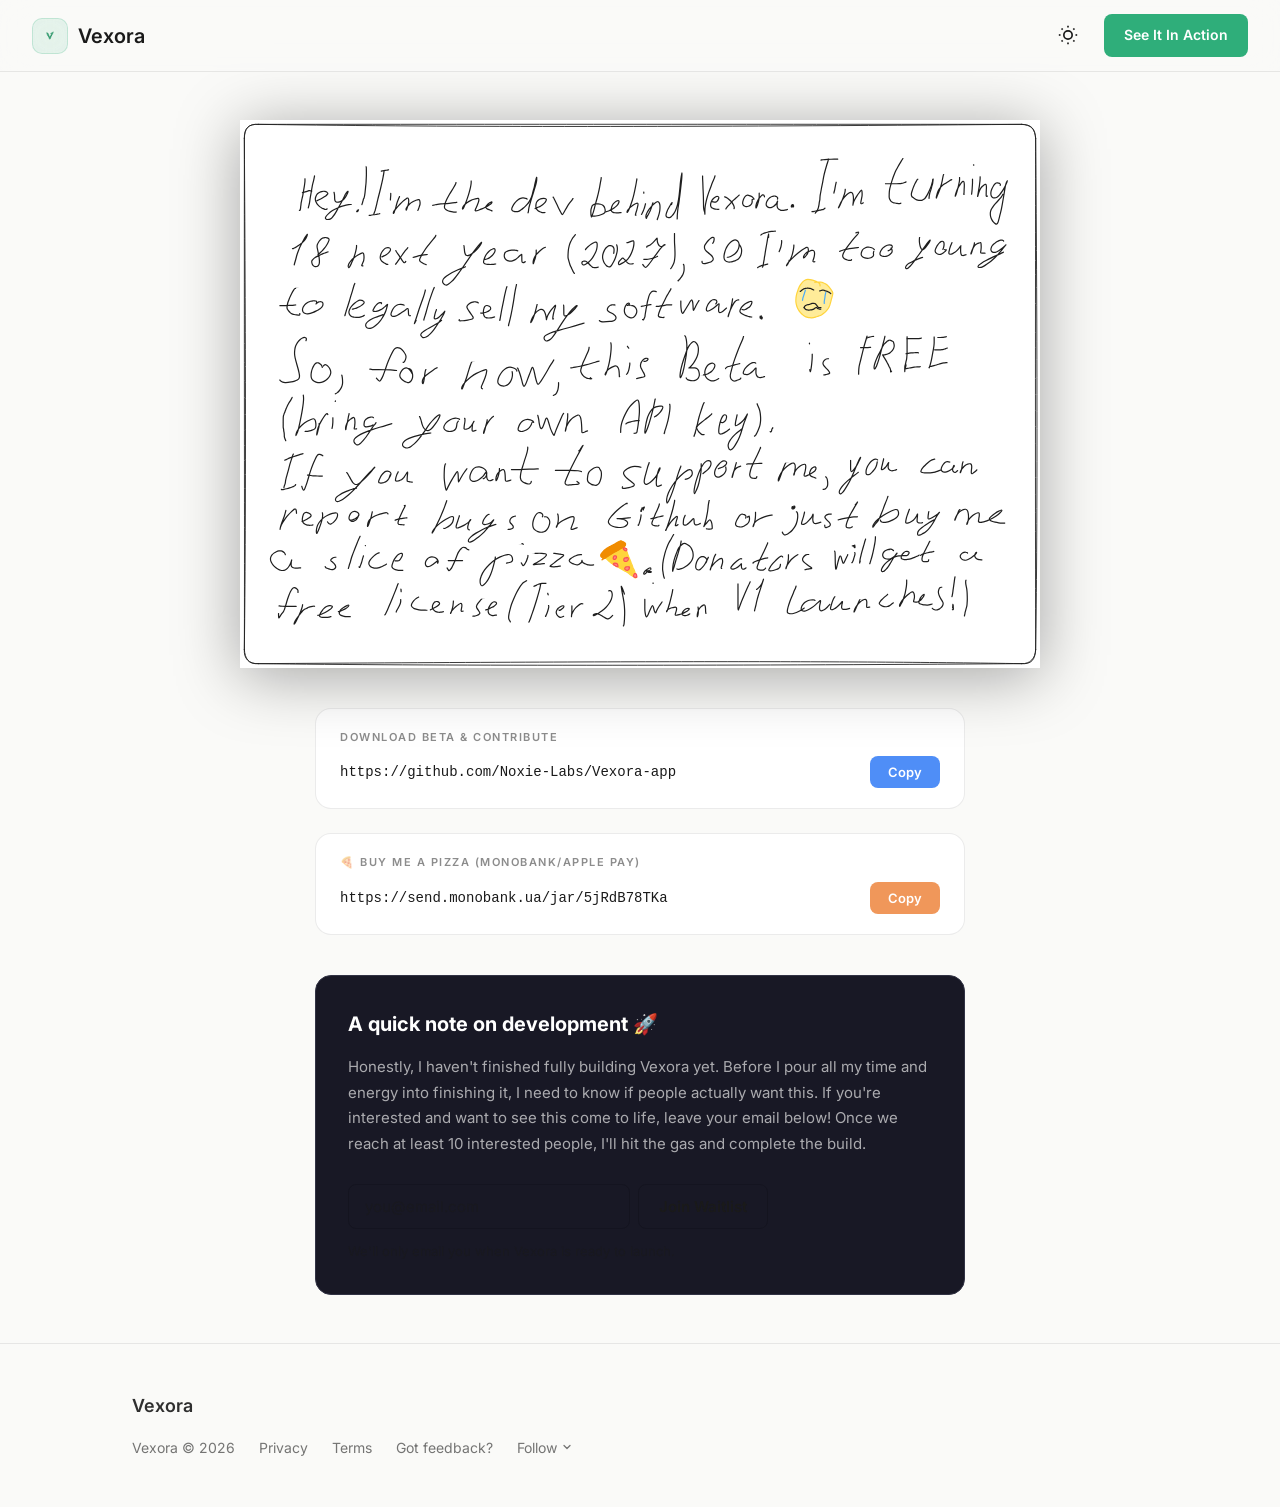
<file: pages/beta.html>
<!DOCTYPE html>
<html lang="en" data-theme="dark">
<head>
  <meta charset="UTF-8">
  <meta name="viewport" content="width=device-width, initial-scale=1.0">
  <title>Vexora — Beta</title>
  <meta name="description" content="Download the Vexora Beta and contribute to the project. Live translation overlay for games.">

  <!-- Favicon (inline SVG placeholder — geometric V in brand green) -->
  <link rel="icon" type="image/svg+xml" href="data:image/svg+xml,%3Csvg xmlns='http://www.w3.org/2000/svg' viewBox='0 0 32 32'%3E%3Crect width='32' height='32' rx='8' fill='%230B0D12'/%3E%3Cpath d='M8 9l8 14 8-14' stroke='%232FAE7A' stroke-width='3' stroke-linecap='round' stroke-linejoin='round' fill='none'/%3E%3C/svg%3E">

  <!-- Fonts -->
  <link rel="preconnect" href="https://fonts.googleapis.com">
  <link rel="preconnect" href="https://fonts.gstatic.com" crossorigin>
  <link href="https://fonts.googleapis.com/css2?family=Inter:wght@400;500;600;700&display=swap" rel="stylesheet">

  <link rel="stylesheet" href="../assets/css/beta.css">
</head>
<body>

  <!-- ========== HEADER ========== -->
  <header class="header" id="header">
    <a href="../" class="header__logo">
      <span class="header__logo-icon-wrap">
        <img src="../assets/images/logo.png" alt="Vexora V logo" class="header__logo-icon">
      </span>
      <span class="header__logo-text">Vexora</span>
    </a>
    <div class="header__right">
      <!-- Theme Toggle -->
      <button class="theme-toggle" id="theme-toggle" aria-label="Toggle theme">
        <!-- Sun icon (shown in light theme) -->
        <svg class="theme-toggle__sun" xmlns="http://www.w3.org/2000/svg" fill="none" viewBox="0 0 24 24" stroke="currentColor" stroke-width="2">
          <circle cx="12" cy="12" r="5"/>
          <line x1="12" y1="1" x2="12" y2="3"/>
          <line x1="12" y1="21" x2="12" y2="23"/>
          <line x1="4.22" y1="4.22" x2="5.64" y2="5.64"/>
          <line x1="18.36" y1="18.36" x2="19.78" y2="19.78"/>
          <line x1="1" y1="12" x2="3" y2="12"/>
          <line x1="21" y1="12" x2="23" y2="12"/>
          <line x1="4.22" y1="19.78" x2="5.64" y2="18.36"/>
          <line x1="18.36" y1="5.64" x2="19.78" y2="4.22"/>
        </svg>
        <!-- Moon icon (shown in dark theme) -->
        <svg class="theme-toggle__moon" xmlns="http://www.w3.org/2000/svg" fill="none" viewBox="0 0 24 24" stroke="currentColor" stroke-width="2">
          <path d="M21 12.79A9 9 0 1 1 11.21 3 7 7 0 0 0 21 12.79z"/>
        </svg>
      </button>
      <a href="../#demo" class="header__cta" id="header-demo-btn">See It In Action</a>
    </div>
  </header>

  <!-- ========== BETA MAIN CONTENT ========== -->
  <main class="beta-main">
    <img src="../assets/images/speech.svg" alt="Vexora Beta" class="beta-speech-img">

    <div class="beta-links">

      <!-- Box 1: Download Beta -->
      <div class="beta-link-box">
        <div class="beta-link-box__title">DOWNLOAD BETA &amp; CONTRIBUTE</div>
        <div class="beta-link-box__row">
          <span class="beta-link-box__url">https://github.com/Noxie-Labs/Vexora-app</span>
          <button class="beta-link-box__copy-btn beta-link-box__copy-btn--blue" onclick="copyToClipboard('https://github.com/Noxie-Labs/Vexora-app', this)" id="copy-github">Copy</button>
        </div>
      </div>

      <!-- Box 2: Buy Me a Pizza -->
      <div class="beta-link-box">
        <div class="beta-link-box__title">🍕 BUY ME A PIZZA (MONOBANK/APPLE PAY)</div>
        <div class="beta-link-box__row">
          <span class="beta-link-box__url">https://send.monobank.ua/jar/5jRdB78TKa</span>
          <button class="beta-link-box__copy-btn beta-link-box__copy-btn--orange" onclick="copyToClipboard('https://send.monobank.ua/jar/5jRdB78TKa', this)" id="copy-monobank">Copy</button>
        </div>
      </div>

    </div>

    <!-- ========== VALIDATION / INTEREST CHECK ========== -->
    <div class="beta-validation">
      <h3 class="beta-validation__heading">A quick note on development 🚀</h3>
      <p class="beta-validation__body">Honestly, I haven't finished fully building Vexora yet. Before I pour all my time and energy into finishing it, I need to know if people actually want this. If you're interested and want to see this come to life, leave your email below! Once we reach at least 10 interested people, I'll hit the gas and complete the build.</p>

      <div id="beta-email-form-wrap">
        <form class="cta__email-form" id="beta-email-form" novalidate>
          <input class="cta__email-input" type="email" name="email" placeholder="you@email.com" required autocomplete="email">
          <button class="cta__email-btn" type="submit">Join Waitlist</button>
        </form>
        <p class="cta__email-hint">We'll only email you when Vexora is ready to launch.</p>
      </div>
    </div>

  </main>

  <!-- ========== FOOTER ========== -->
  <footer class="footer" id="footer">
    <div class="footer__inner">
      <div class="footer__brand">Vexora</div>
      <div class="footer__links">
        <span class="footer__copy">Vexora © 2026</span>
        <a href="./privacy.html" class="footer__link">Privacy</a>
        <a href="./terms.html" class="footer__link">Terms</a>
        <a href="https://tally.so/r/rjQXMv" class="footer__link" id="footer-feedback" target="_blank" rel="noopener">Got feedback?</a>

        <!-- Follow popup -->
        <div class="footer__follow-wrap">
          <button class="footer__follow-btn" id="follow-btn">
            Follow
            <svg viewBox="0 0 24 24" fill="none" stroke="currentColor" stroke-width="2.5" stroke-linecap="round" stroke-linejoin="round"><polyline points="6 9 12 15 18 9"/></svg>
          </button>
          <div class="footer__popup" id="follow-popup">
            <!-- Twitter/X -->
            <a href="https://x.com/noxielabs" class="footer__popup-link" id="social-twitter" target="_blank" rel="noopener">
              <svg viewBox="0 0 24 24"><path d="M23.953 4.57a10 10 0 01-2.825.775 4.958 4.958 0 002.163-2.723 10.054 10.054 0 01-3.127 1.195 4.92 4.92 0 00-8.384 4.482C7.69 8.095 4.067 6.13 1.64 3.162a4.822 4.822 0 00-.666 2.475c0 1.71.87 3.213 2.188 4.096a4.904 4.904 0 01-2.228-.616v.06a4.923 4.923 0 003.946 4.827 4.996 4.996 0 01-2.212.085 4.936 4.936 0 004.604 3.417 9.867 9.867 0 01-6.102 2.105c-.39 0-.779-.023-1.17-.067a13.995 13.995 0 007.557 2.209c9.053 0 13.998-7.496 13.998-13.985 0-.21 0-.42-.015-.63A9.935 9.935 0 0024 4.59z"/></svg>
              Twitter (X)
            </a>
            <!-- Telegram -->
            <a href="https://t.me/noxielabs" class="footer__popup-link" id="social-telegram" target="_blank" rel="noopener">
              <svg viewBox="0 0 24 24" fill="currentColor"><path d="M11.944 0A12 12 0 0 0 0 12a12 12 0 0 0 12 12 12 12 0 0 0 12-12A12 12 0 0 0 12 0h-.056zm4.962 7.224c.1-.002.321.023.465.14a.506.506 0 0 1 .171.325c.016.093.036.306.02.472-.18 1.898-.962 6.502-1.36 8.627-.168.9-.499 1.201-.82 1.23-.696.065-1.225-.46-1.9-.902-1.056-.693-1.653-1.124-2.678-1.8-1.185-.78-.417-1.21.258-1.91.177-.184 3.247-2.977 3.307-3.23.007-.032.014-.15-.056-.212s-.174-.041-.249-.024c-.106.024-1.793 1.14-5.061 3.345-.479.33-.913.49-1.302.48-.428-.008-1.252-.241-1.865-.44-.752-.245-1.349-.374-1.297-.789.027-.216.325-.437.893-.663 3.498-1.524 5.83-2.529 6.998-3.014 3.332-1.386 4.025-1.627 4.476-1.635z"/></svg>
              Telegram
            </a>
          </div>
        </div>
      </div>
    </div>
  </footer>

  <!-- ========== SCRIPTS ========== -->
  <script>
    /* --- Theme toggle --- */
    (function() {
      const toggle = document.getElementById('theme-toggle');
      const html = document.documentElement;
      const saved = localStorage.getItem('vexora-theme');
      if (saved) html.setAttribute('data-theme', saved);
      toggle.addEventListener('click', () => {
        const next = html.getAttribute('data-theme') === 'dark' ? 'light' : 'dark';
        html.setAttribute('data-theme', next);
        localStorage.setItem('vexora-theme', next);
      });
    })();

    /* --- Header scroll effect --- */
    (function() {
      const header = document.getElementById('header');
      window.addEventListener('scroll', () => {
        header.classList.toggle('scrolled', window.scrollY > 20);
      });
    })();

    /* --- Footer Follow popup --- */
    (function() {
      const btn = document.getElementById('follow-btn');
      const popup = document.getElementById('follow-popup');
      btn.addEventListener('click', (e) => {
        e.stopPropagation();
        btn.classList.toggle('open');
        popup.classList.toggle('open');
      });
      document.addEventListener('click', () => {
        btn.classList.remove('open');
        popup.classList.remove('open');
      });
    })();

    /* --- Copy to clipboard --- */
    /* --- Email waitlist form --- */
    (function() {
      const EMAIL_ENDPOINT = 'https://app.loops.so/api/newsletter-form/cmslrspyg0m100j4dcmnsko24';
      const form = document.getElementById('beta-email-form');
      const wrap = document.getElementById('beta-email-form-wrap');

      form.addEventListener('submit', async (e) => {
        e.preventDefault();
        const input = form.querySelector('input[name="email"]');
        const email = input.value.trim();

        if (!email || !input.checkValidity()) {
          input.focus();
          return;
        }

        const submitBtn = form.querySelector('button[type="submit"]');
        const originalBtnText = submitBtn.textContent;
        submitBtn.textContent = 'Sending...';
        submitBtn.disabled = true;

        if (EMAIL_ENDPOINT && EMAIL_ENDPOINT.trim() !== '') {
          try {
            const formData = new URLSearchParams();
            formData.append('email', email);

            const response = await fetch(EMAIL_ENDPOINT, {
              method: 'POST',
              body: formData,
              headers: {
                'Content-Type': 'application/x-www-form-urlencoded',
              },
            });

            if (response.ok) {
              wrap.innerHTML = '<p class="cta__email-success">Thanks — we\'ll email you when it\'s live. 🎉</p>';
            } else {
              throw new Error('Network response was not ok.');
            }
          } catch (error) {
            console.error('Error submitting email:', error);
            submitBtn.textContent = 'Error. Try again';
            submitBtn.disabled = false;
            setTimeout(() => {
              submitBtn.textContent = originalBtnText;
            }, 3000);
          }
        } else {
          console.log('Form submission simulated. Endpoint not configured.');
          setTimeout(() => {
            wrap.innerHTML = '<p class="cta__email-success">Thanks — we\'ll email you when it\'s live. 🎉</p>';
          }, 500);
        }
      });
    })();

    function copyToClipboard(text, btnElement) {
      const originalText = btnElement.textContent;
      const originalBg = btnElement.style.backgroundColor || window.getComputedStyle(btnElement).backgroundColor;

      navigator.clipboard.writeText(text).then(() => {
        btnElement.textContent = 'Copied! ✔';
        btnElement.style.backgroundColor = '#2FAE7A';

        setTimeout(() => {
          btnElement.textContent = originalText;
          btnElement.style.backgroundColor = '';
        }, 2000);
      }).catch(() => {
        // Fallback for older browsers
        const ta = document.createElement('textarea');
        ta.value = text;
        ta.style.position = 'fixed';
        ta.style.opacity = '0';
        document.body.appendChild(ta);
        ta.select();
        document.execCommand('copy');
        document.body.removeChild(ta);

        btnElement.textContent = 'Copied! ✔';
        btnElement.style.backgroundColor = '#2FAE7A';

        setTimeout(() => {
          btnElement.textContent = originalText;
          btnElement.style.backgroundColor = '';
        }, 2000);
      });
    }
  </script>
</body>
</html>
</file>
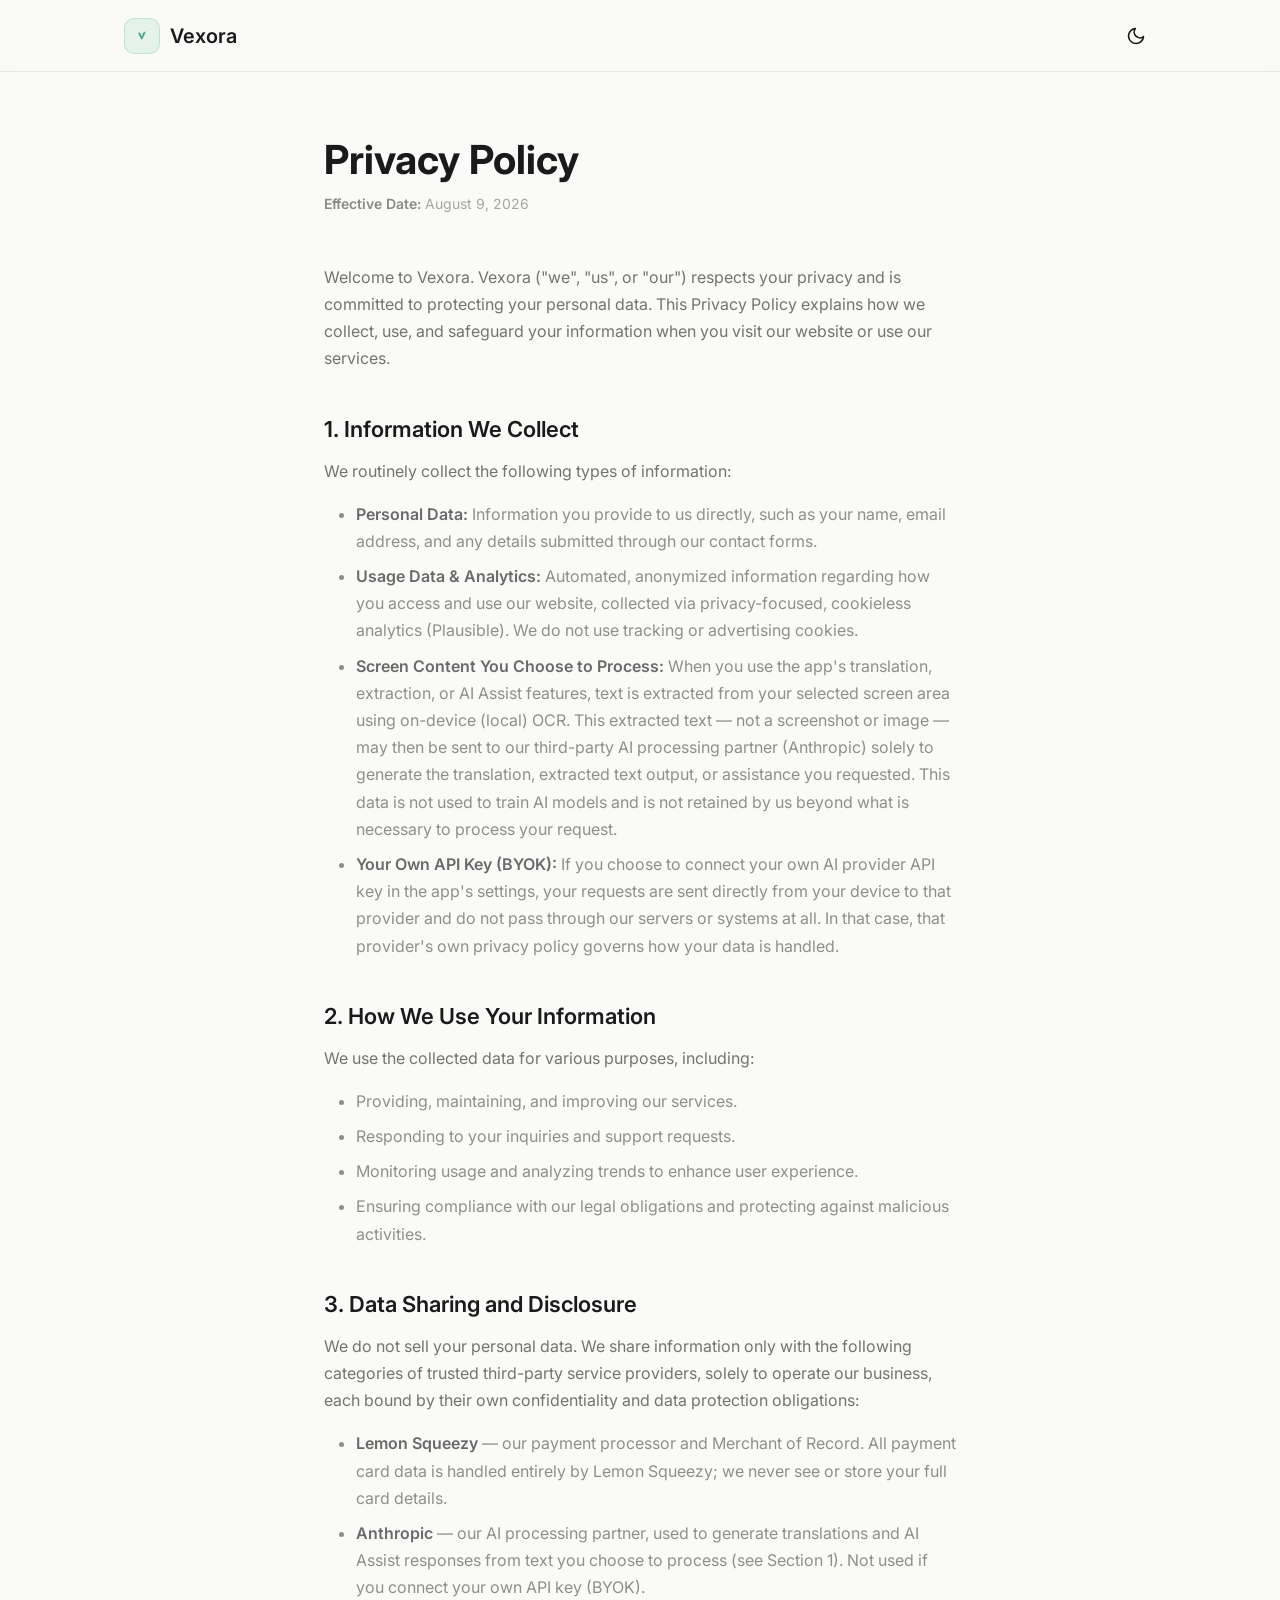
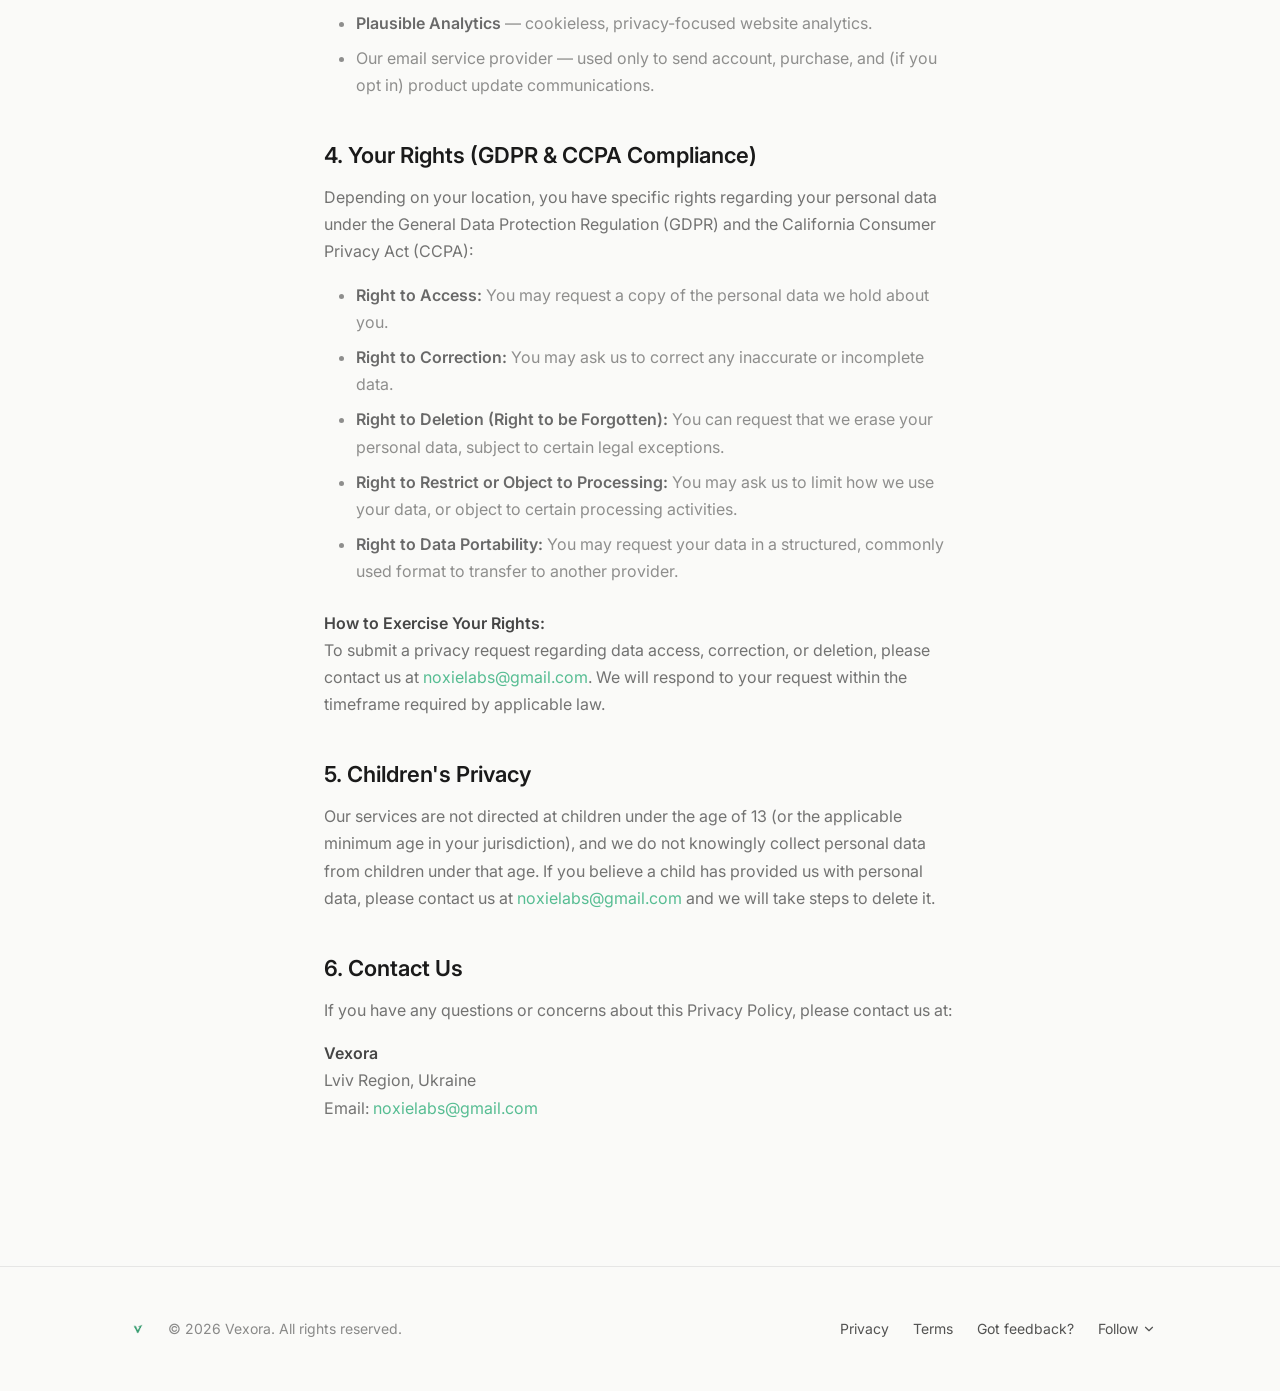
<file: pages/privacy.html>
<!DOCTYPE html>
<html lang="en" data-theme="dark">
<head>
  <meta charset="UTF-8">
  <meta name="viewport" content="width=device-width, initial-scale=1.0">
  <title>Privacy Policy — Vexora</title>
  <meta name="description" content="Vexora Privacy Policy. How we collect, use, and protect your data.">
  <link rel="icon" href="data:image/svg+xml,%3Csvg xmlns='http://www.w3.org/2000/svg' viewBox='0 0 32 32'%3E%3Crect width='32' height='32' rx='8' fill='%230B0D12'/%3E%3Cpath d='M8 9l8 14 8-14' stroke='%232FAE7A' stroke-width='3' stroke-linecap='round' stroke-linejoin='round' fill='none'/%3E%3C/svg%3E">
  <link rel="preconnect" href="https://fonts.googleapis.com">
  <link rel="preconnect" href="https://fonts.gstatic.com" crossorigin>
  <link href="https://fonts.googleapis.com/css2?family=Inter:wght@400;500;600;700&display=swap" rel="stylesheet">
  
  <link rel="stylesheet" href="../assets/css/privacy.css">
</head>
<body>

  <header id="header">
    <div class="nav-container">
      <a href="../" class="header__logo">
        <span class="header__logo-icon-wrap">
          <img src="../assets/images/logo.png" alt="Vexora V logo" class="header__logo-icon">
        </span>
        <span class="header__logo-text">Vexora</span>
      </a>
      
      <button id="themeToggle" class="theme-toggle" aria-label="Toggle theme">
        <svg class="sun-icon" xmlns="http://www.w3.org/2000/svg" width="20" height="20" viewBox="0 0 24 24" fill="none" stroke="currentColor" stroke-width="2" stroke-linecap="round" stroke-linejoin="round">
          <circle cx="12" cy="12" r="5"></circle>
          <line x1="12" y1="1" x2="12" y2="3"></line>
          <line x1="12" y1="21" x2="12" y2="23"></line>
          <line x1="4.22" y1="4.22" x2="5.64" y2="5.64"></line>
          <line x1="18.36" y1="18.36" x2="19.78" y2="19.78"></line>
          <line x1="1" y1="12" x2="3" y2="12"></line>
          <line x1="21" y1="12" x2="23" y2="12"></line>
          <line x1="4.22" y1="19.78" x2="5.64" y2="18.36"></line>
          <line x1="18.36" y1="5.64" x2="19.78" y2="4.22"></line>
        </svg>
        <svg class="moon-icon" xmlns="http://www.w3.org/2000/svg" width="20" height="20" viewBox="0 0 24 24" fill="none" stroke="currentColor" stroke-width="2" stroke-linecap="round" stroke-linejoin="round">
          <path d="M21 12.79A9 9 0 1 1 11.21 3 7 7 0 0 0 21 12.79z"></path>
        </svg>
      </button>
    </div>
  </header>

  <main class="legal-content">
    <h1>Privacy Policy</h1>
    <p class="effective-date"><strong>Effective Date:</strong> August 9, 2026</p>

    <p>Welcome to Vexora. Vexora ("we", "us", or "our") respects your privacy and is committed to protecting your personal data. This Privacy Policy explains how we collect, use, and safeguard your information when you visit our website or use our services.</p>

    <h2>1. Information We Collect</h2>
    <p>We routinely collect the following types of information:</p>
    <ul>
      <li><strong>Personal Data:</strong> Information you provide to us directly, such as your name, email address, and any details submitted through our contact forms.</li>
      <li><strong>Usage Data & Analytics:</strong> Automated, anonymized information regarding how you access and use our website, collected via privacy-focused, cookieless analytics (Plausible). We do not use tracking or advertising cookies.</li>
      <li><strong>Screen Content You Choose to Process:</strong> When you use the app's translation, extraction, or AI Assist features, text is extracted from your selected screen area using on-device (local) OCR. This extracted text — not a screenshot or image — may then be sent to our third-party AI processing partner (Anthropic) solely to generate the translation, extracted text output, or assistance you requested. This data is not used to train AI models and is not retained by us beyond what is necessary to process your request.</li>
      <li><strong>Your Own API Key (BYOK):</strong> If you choose to connect your own AI provider API key in the app's settings, your requests are sent directly from your device to that provider and do not pass through our servers or systems at all. In that case, that provider's own privacy policy governs how your data is handled.</li>
    </ul>

    <h2>2. How We Use Your Information</h2>
    <p>We use the collected data for various purposes, including:</p>
    <ul>
      <li>Providing, maintaining, and improving our services.</li>
      <li>Responding to your inquiries and support requests.</li>
      <li>Monitoring usage and analyzing trends to enhance user experience.</li>
      <li>Ensuring compliance with our legal obligations and protecting against malicious activities.</li>
    </ul>

    <h2>3. Data Sharing and Disclosure</h2>
    <p>We do not sell your personal data. We share information only with the following categories of trusted third-party service providers, solely to operate our business, each bound by their own confidentiality and data protection obligations:</p>
    <ul>
      <li><strong>Lemon Squeezy</strong> — our payment processor and Merchant of Record. All payment card data is handled entirely by Lemon Squeezy; we never see or store your full card details.</li>
      <li><strong>Anthropic</strong> — our AI processing partner, used to generate translations and AI Assist responses from text you choose to process (see Section 1). Not used if you connect your own API key (BYOK).</li>
      <li><strong>Plausible Analytics</strong> — cookieless, privacy-focused website analytics.</li>
      <li>Our email service provider — used only to send account, purchase, and (if you opt in) product update communications.</li>
    </ul>

    <h2>4. Your Rights (GDPR & CCPA Compliance)</h2>
    <p>Depending on your location, you have specific rights regarding your personal data under the General Data Protection Regulation (GDPR) and the California Consumer Privacy Act (CCPA):</p>
    <ul>
      <li><strong>Right to Access:</strong> You may request a copy of the personal data we hold about you.</li>
      <li><strong>Right to Correction:</strong> You may ask us to correct any inaccurate or incomplete data.</li>
      <li><strong>Right to Deletion (Right to be Forgotten):</strong> You can request that we erase your personal data, subject to certain legal exceptions.</li>
      <li><strong>Right to Restrict or Object to Processing:</strong> You may ask us to limit how we use your data, or object to certain processing activities.</li>
      <li><strong>Right to Data Portability:</strong> You may request your data in a structured, commonly used format to transfer to another provider.</li>
    </ul>

    <p><strong>How to Exercise Your Rights:</strong><br>
    To submit a privacy request regarding data access, correction, or deletion, please contact us at <a href="mailto:noxielabs@gmail.com">noxielabs@gmail.com</a>. We will respond to your request within the timeframe required by applicable law.</p>

    <h2>5. Children's Privacy</h2>
    <p>Our services are not directed at children under the age of 13 (or the applicable minimum age in your jurisdiction), and we do not knowingly collect personal data from children under that age. If you believe a child has provided us with personal data, please contact us at <a href="mailto:noxielabs@gmail.com">noxielabs@gmail.com</a> and we will take steps to delete it.</p>

    <h2>6. Contact Us</h2>
    <p>If you have any questions or concerns about this Privacy Policy, please contact us at:</p>

    <p><strong>Vexora</strong><br>
    Lviv Region, Ukraine<br>
    Email: <a href="mailto:noxielabs@gmail.com">noxielabs@gmail.com</a></p>
  </main>

  <footer>
    <div class="footer-container">
      <div class="footer-brand">
        <a href="../" class="logo" style="margin-bottom: 0;">
          <img src="../assets/images/logo.png" alt="Vexora logo" style="width: 28px; height: 28px; object-fit: contain;">
        </a>
        <span class="copyright">&copy; 2026 Vexora. All rights reserved.</span>
      </div>
      <div class="footer-links">
        <a href="./privacy.html">Privacy</a>
        <a href="./terms.html">Terms</a>
        <a href="https://tally.so/r/rjQXMv">Got feedback?</a>
        <div class="follow-wrapper">
          <button class="follow-btn" id="followBtn">
            Follow
            <svg xmlns="http://www.w3.org/2000/svg" width="14" height="14" viewBox="0 0 24 24" fill="none" stroke="currentColor" stroke-width="2" stroke-linecap="round" stroke-linejoin="round"><path d="m6 9 6 6 6-6"/></svg>
          </button>
          <div class="follow-popup" id="followPopup">
            <a href="https://x.com/noxielabs" target="_blank" rel="noopener">Twitter / X</a>
            <a href="https://t.me/noxielabs" target="_blank" rel="noopener">Telegram</a>
          </div>
        </div>
      </div>
    </div>
  </footer>

  <script>
    // Theme Management
    const themeToggle = document.getElementById('themeToggle');
    const THEME_KEY = 'vexora-theme';
    
    function setTheme(theme) {
      document.documentElement.setAttribute('data-theme', theme);
      localStorage.setItem(THEME_KEY, theme);
    }
    
    function initTheme() {
      const savedTheme = localStorage.getItem(THEME_KEY);
      if (savedTheme) {
        setTheme(savedTheme);
      } else {
        const prefersDark = window.matchMedia('(prefers-color-scheme: dark)').matches;
        setTheme(prefersDark ? 'dark' : 'light');
      }
    }
    
    themeToggle.addEventListener('click', () => {
      const currentTheme = document.documentElement.getAttribute('data-theme');
      setTheme(currentTheme === 'dark' ? 'light' : 'dark');
    });
    
    initTheme();

    // Footer Follow Popup
    const followBtn = document.getElementById('followBtn');
    const followPopup = document.getElementById('followPopup');

    followBtn.addEventListener('click', (e) => {
      e.stopPropagation();
      followPopup.classList.toggle('active');
    });

    document.addEventListener('click', (e) => {
      if (!followPopup.contains(e.target) && !followBtn.contains(e.target)) {
        followPopup.classList.remove('active');
      }
    });

    // Header scroll background effect
    window.addEventListener('scroll', () => {
      const header = document.getElementById('header');
      if (window.scrollY > 10) {
        header.style.backgroundColor = 'var(--header-bg-scrolled)';
      } else {
        header.style.backgroundColor = 'var(--header-bg)';
      }
    });
  </script>
</body>
</html>
</file>
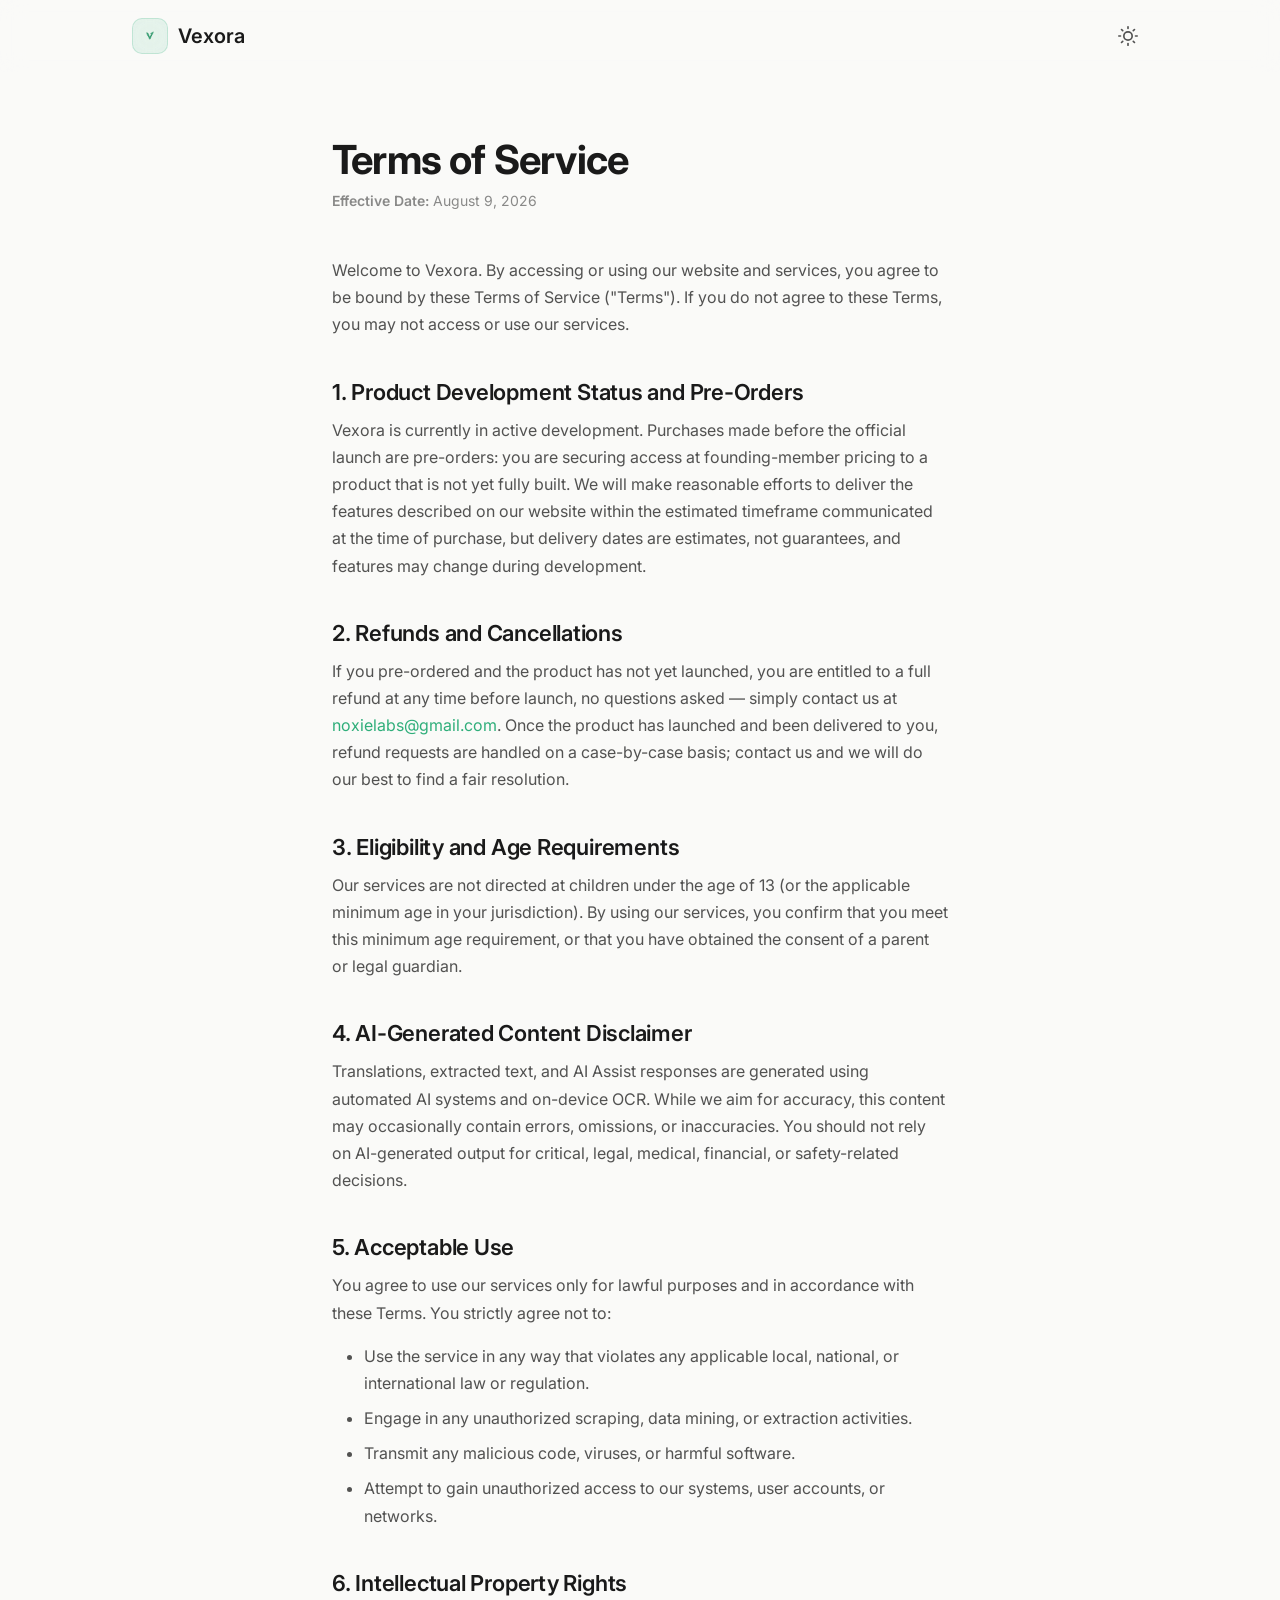
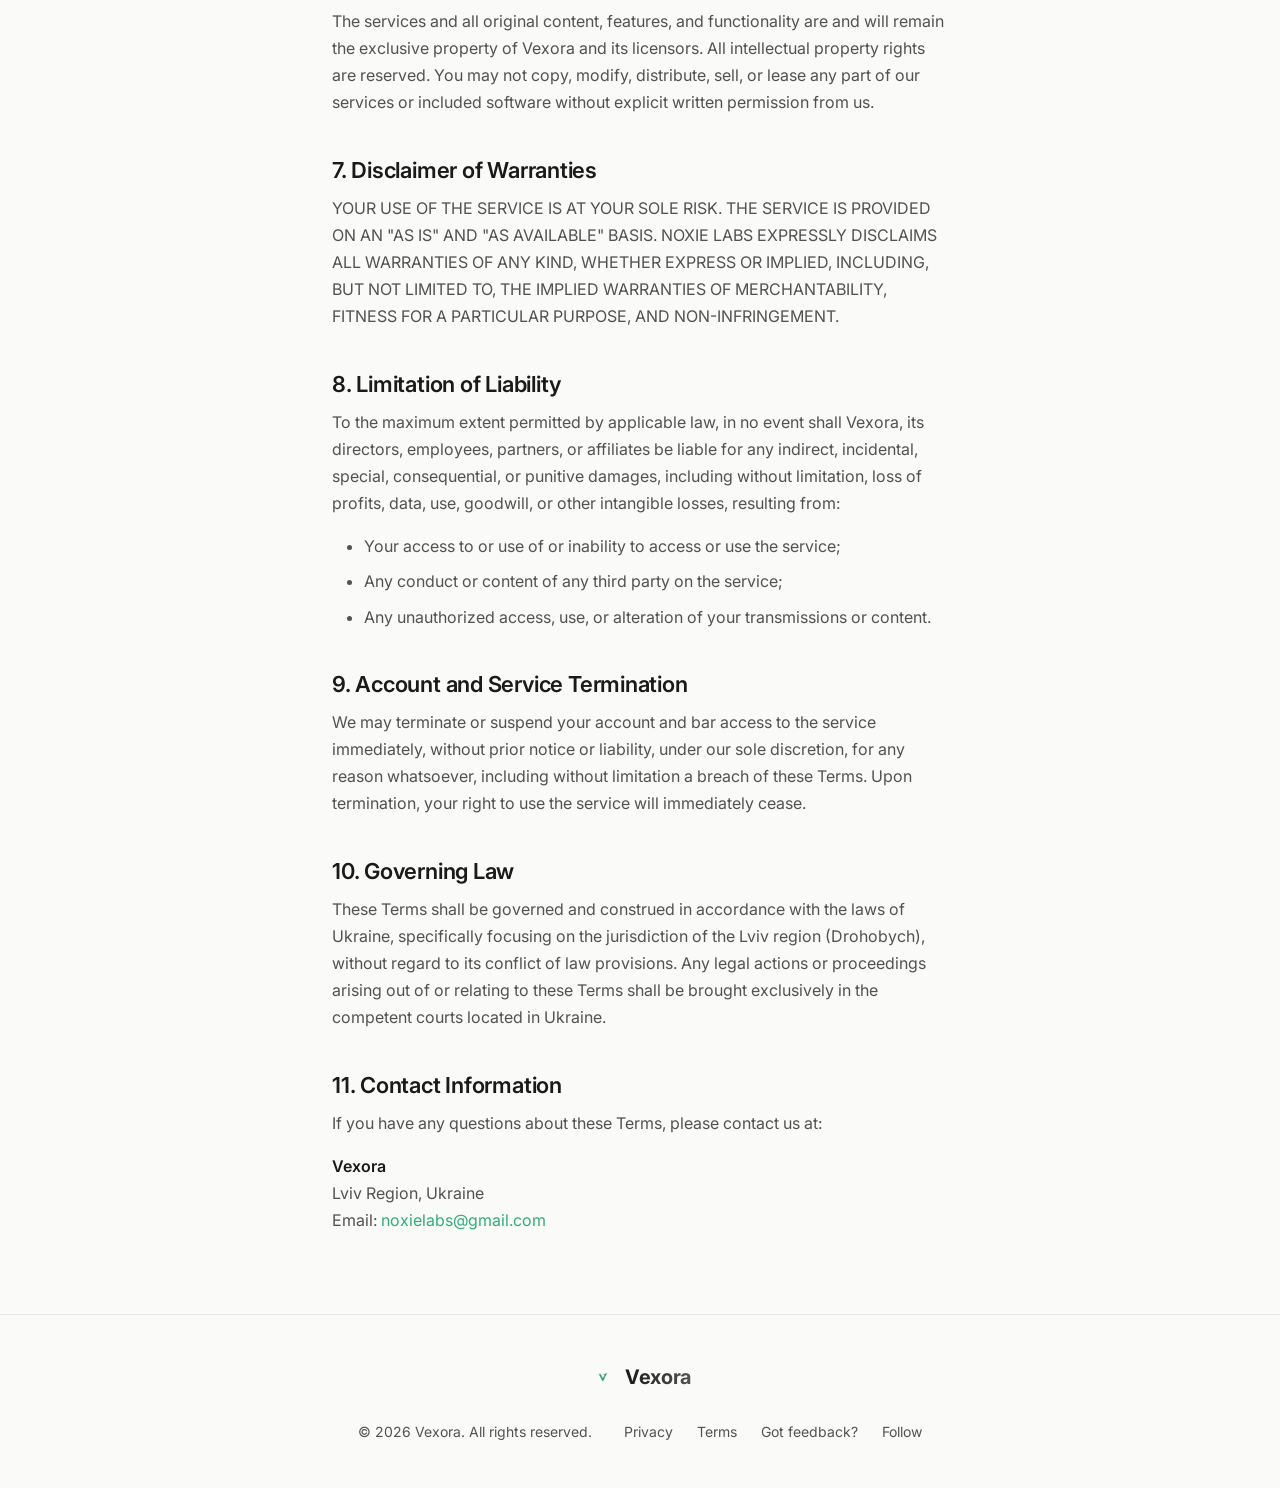
<file: pages/terms.html>
<!DOCTYPE html>
<html lang="en" data-theme="dark">
<head>
  <meta charset="UTF-8">
  <meta name="viewport" content="width=device-width, initial-scale=1.0">
  <title>Terms of Service — Vexora</title>
  <meta name="description" content="Vexora Terms of Service. Rules governing your use of Vexora.">
  <link rel="icon" href="data:image/svg+xml,%3Csvg xmlns='http://www.w3.org/2000/svg' viewBox='0 0 32 32'%3E%3Crect width='32' height='32' rx='8' fill='%230B0D12'/%3E%3Cpath d='M8 9l8 14 8-14' stroke='%232FAE7A' stroke-width='3' stroke-linecap='round' stroke-linejoin='round' fill='none'/%3E%3C/svg%3E">
  <link rel="preconnect" href="https://fonts.googleapis.com">
  <link rel="preconnect" href="https://fonts.gstatic.com" crossorigin>
  <link href="https://fonts.googleapis.com/css2?family=Inter:wght@400;500;600;700&display=swap" rel="stylesheet">
  <link rel="stylesheet" href="../assets/css/terms.css">
</head>
<body>
  
  <header class="header" id="header">
    <div class="header-content">
      <a href="../" class="header__logo">
        <span class="header__logo-icon-wrap">
          <img src="../assets/images/logo.png" alt="Vexora V logo" class="header__logo-icon">
        </span>
        <span class="header__logo-text">Vexora</span>
      </a>
      
      <div class="header-actions">
        <button class="theme-toggle" id="theme-toggle" aria-label="Toggle theme">
          <svg class="icon-moon" xmlns="http://www.w3.org/2000/svg" viewBox="0 0 24 24">
            <path d="M21 12.79A9 9 0 1 1 11.21 3 7 7 0 0 0 21 12.79z"></path>
          </svg>
          <svg class="icon-sun" xmlns="http://www.w3.org/2000/svg" viewBox="0 0 24 24">
            <circle cx="12" cy="12" r="5"></circle>
            <line x1="12" y1="1" x2="12" y2="3"></line>
            <line x1="12" y1="21" x2="12" y2="23"></line>
            <line x1="4.22" y1="4.22" x2="5.64" y2="5.64"></line>
            <line x1="18.36" y1="18.36" x2="19.78" y2="19.78"></line>
            <line x1="1" y1="12" x2="3" y2="12"></line>
            <line x1="21" y1="12" x2="23" y2="12"></line>
            <line x1="4.22" y1="19.78" x2="5.64" y2="18.36"></line>
            <line x1="18.36" y1="5.64" x2="19.78" y2="4.22"></line>
          </svg>
        </button>
      </div>
    </div>
  </header>

  <main class="main-content">
    <article class="legal-container">
      <h1>Terms of Service</h1>
      <div class="effective-date"><strong>Effective Date:</strong> August 9, 2026</div>

      <p>Welcome to Vexora. By accessing or using our website and services, you agree to be bound by these Terms of Service ("Terms"). If you do not agree to these Terms, you may not access or use our services.</p>

      <h2>1. Product Development Status and Pre-Orders</h2>
      <p>Vexora is currently in active development. Purchases made before the official launch are pre-orders: you are securing access at founding-member pricing to a product that is not yet fully built. We will make reasonable efforts to deliver the features described on our website within the estimated timeframe communicated at the time of purchase, but delivery dates are estimates, not guarantees, and features may change during development.</p>

      <h2>2. Refunds and Cancellations</h2>
      <p>If you pre-ordered and the product has not yet launched, you are entitled to a full refund at any time before launch, no questions asked — simply contact us at <a href="mailto:noxielabs@gmail.com">noxielabs@gmail.com</a>. Once the product has launched and been delivered to you, refund requests are handled on a case-by-case basis; contact us and we will do our best to find a fair resolution.</p>

      <h2>3. Eligibility and Age Requirements</h2>
      <p>Our services are not directed at children under the age of 13 (or the applicable minimum age in your jurisdiction). By using our services, you confirm that you meet this minimum age requirement, or that you have obtained the consent of a parent or legal guardian.</p>

      <h2>4. AI-Generated Content Disclaimer</h2>
      <p>Translations, extracted text, and AI Assist responses are generated using automated AI systems and on-device OCR. While we aim for accuracy, this content may occasionally contain errors, omissions, or inaccuracies. You should not rely on AI-generated output for critical, legal, medical, financial, or safety-related decisions.</p>

      <h2>5. Acceptable Use</h2>
      <p>You agree to use our services only for lawful purposes and in accordance with these Terms. You strictly agree not to:</p>
      <ul>
        <li>Use the service in any way that violates any applicable local, national, or international law or regulation.</li>
        <li>Engage in any unauthorized scraping, data mining, or extraction activities.</li>
        <li>Transmit any malicious code, viruses, or harmful software.</li>
        <li>Attempt to gain unauthorized access to our systems, user accounts, or networks.</li>
      </ul>

      <h2>6. Intellectual Property Rights</h2>
      <p>The services and all original content, features, and functionality are and will remain the exclusive property of Vexora and its licensors. All intellectual property rights are reserved. You may not copy, modify, distribute, sell, or lease any part of our services or included software without explicit written permission from us.</p>

      <h2>7. Disclaimer of Warranties</h2>
      <p>YOUR USE OF THE SERVICE IS AT YOUR SOLE RISK. THE SERVICE IS PROVIDED ON AN "AS IS" AND "AS AVAILABLE" BASIS. NOXIE LABS EXPRESSLY DISCLAIMS ALL WARRANTIES OF ANY KIND, WHETHER EXPRESS OR IMPLIED, INCLUDING, BUT NOT LIMITED TO, THE IMPLIED WARRANTIES OF MERCHANTABILITY, FITNESS FOR A PARTICULAR PURPOSE, AND NON-INFRINGEMENT.</p>

      <h2>8. Limitation of Liability</h2>
      <p>To the maximum extent permitted by applicable law, in no event shall Vexora, its directors, employees, partners, or affiliates be liable for any indirect, incidental, special, consequential, or punitive damages, including without limitation, loss of profits, data, use, goodwill, or other intangible losses, resulting from:</p>
      <ul>
        <li>Your access to or use of or inability to access or use the service;</li>
        <li>Any conduct or content of any third party on the service;</li>
        <li>Any unauthorized access, use, or alteration of your transmissions or content.</li>
      </ul>

      <h2>9. Account and Service Termination</h2>
      <p>We may terminate or suspend your account and bar access to the service immediately, without prior notice or liability, under our sole discretion, for any reason whatsoever, including without limitation a breach of these Terms. Upon termination, your right to use the service will immediately cease.</p>

      <h2>10. Governing Law</h2>
      <p>These Terms shall be governed and construed in accordance with the laws of Ukraine, specifically focusing on the jurisdiction of the Lviv region (Drohobych), without regard to its conflict of law provisions. Any legal actions or proceedings arising out of or relating to these Terms shall be brought exclusively in the competent courts located in Ukraine.</p>

      <h2>11. Contact Information</h2>
      <p>If you have any questions about these Terms, please contact us at:</p>
      <p>
        <strong>Vexora</strong><br>
        Lviv Region, Ukraine<br>
        Email: <a href="mailto:noxielabs@gmail.com">noxielabs@gmail.com</a>
      </p>
    </article>
  </main>

  <footer class="footer">
    <div class="footer-content">
      <div class="footer-top">
        <a href="../" class="logo">
          <img src="../assets/images/logo.png" alt="Vexora logo" style="width: 28px; height: 28px; object-fit: contain;">
          <span class="logo-text">Vexora</span>
        </a>
      </div>
      <div class="footer-bottom">
        <div>&copy; 2026 Vexora. All rights reserved.</div>
        <div class="footer-links">
          <a href="./privacy.html" class="footer-link">Privacy</a>
          <a href="./terms.html" class="footer-link">Terms</a>
          <a href="https://tally.so/r/rjQXMv" class="footer-link" target="_blank" rel="noopener">Got feedback?</a>
          <div class="follow-trigger">
            <span class="footer-link">Follow</span>
            <div class="follow-popup">
              <a href="https://x.com/noxielabs" class="popup-link" target="_blank" rel="noopener">
                <svg viewBox="0 0 24 24"><path d="M23.953 4.57a10 10 0 01-2.825.775 4.958 4.958 0 002.163-2.723 10.054 10.054 0 01-3.127 1.195 4.92 4.92 0 00-8.384 4.482C7.69 8.095 4.067 6.13 1.64 3.162a4.822 4.822 0 00-.666 2.475c0 1.71.87 3.213 2.188 4.096a4.904 4.904 0 01-2.228-.616v.06a4.923 4.923 0 003.946 4.827 4.996 4.996 0 01-2.212.085 4.936 4.936 0 004.604 3.417 9.867 9.867 0 01-6.102 2.105c-.39 0-.779-.023-1.17-.067a13.995 13.995 0 007.557 2.209c9.053 0 13.998-7.496 13.998-13.985 0-.21 0-.42-.015-.63A9.935 9.935 0 0024 4.59z"/></svg>
                Twitter (X)
              </a>
              <a href="https://t.me/noxielabs" class="popup-link" target="_blank" rel="noopener">
                <svg viewBox="0 0 24 24"><path d="M12 2C6.48 2 2 6.48 2 12s4.48 10 10 10 10-4.48 10-10S17.52 2 12 2zm4.64 6.8c-.15 1.58-.8 5.42-1.13 7.19-.14.75-.42 1-.68 1.03-.58.05-1.02-.38-1.58-.75-.88-.58-1.38-.94-2.23-1.5-.99-.65-.35-1.01.22-1.59.15-.15 2.71-2.48 2.76-2.69.01-.03.01-.14-.07-.19-.08-.05-.19-.02-.27 0-.11.03-1.84 1.18-5.18 3.44-.49.33-.94.5-1.35.49-.45-.01-1.3-.25-1.94-.46-.78-.26-1.4-.4-1.35-.85.03-.23.32-.47.88-.71 3.44-1.5 5.73-2.49 6.87-2.96 3.26-1.36 3.94-1.6 4.38-1.6.1 0 .31.02.43.1.1.07.13.15.15.24 0 .04.01.12.01.2z"/></svg>
                Telegram
              </a>
            </div>
          </div>
        </div>
      </div>
    </div>
  </footer>

  <script>
    const themeToggle = document.getElementById('theme-toggle');
    const getStoredTheme = () => localStorage.getItem('vexora-theme');
    const setStoredTheme = theme => localStorage.setItem('vexora-theme', theme);
    
    const getPreferredTheme = () => {
      const storedTheme = getStoredTheme();
      if (storedTheme) {
        return storedTheme;
      }
      return window.matchMedia('(prefers-color-scheme: light)').matches ? 'light' : 'dark';
    };
    
    const setTheme = theme => {
      document.documentElement.setAttribute('data-theme', theme);
    };
    
    setTheme(getPreferredTheme());
    
    themeToggle.addEventListener('click', () => {
      const currentTheme = document.documentElement.getAttribute('data-theme');
      const newTheme = currentTheme === 'dark' ? 'light' : 'dark';
      
      setTheme(newTheme);
      setStoredTheme(newTheme);
    });

    const header = document.getElementById('header');
    window.addEventListener('scroll', () => {
      if (window.scrollY > 10) {
        header.classList.add('scrolled');
      } else {
        header.classList.remove('scrolled');
      }
    });
  </script>
</body>
</html>
</file>
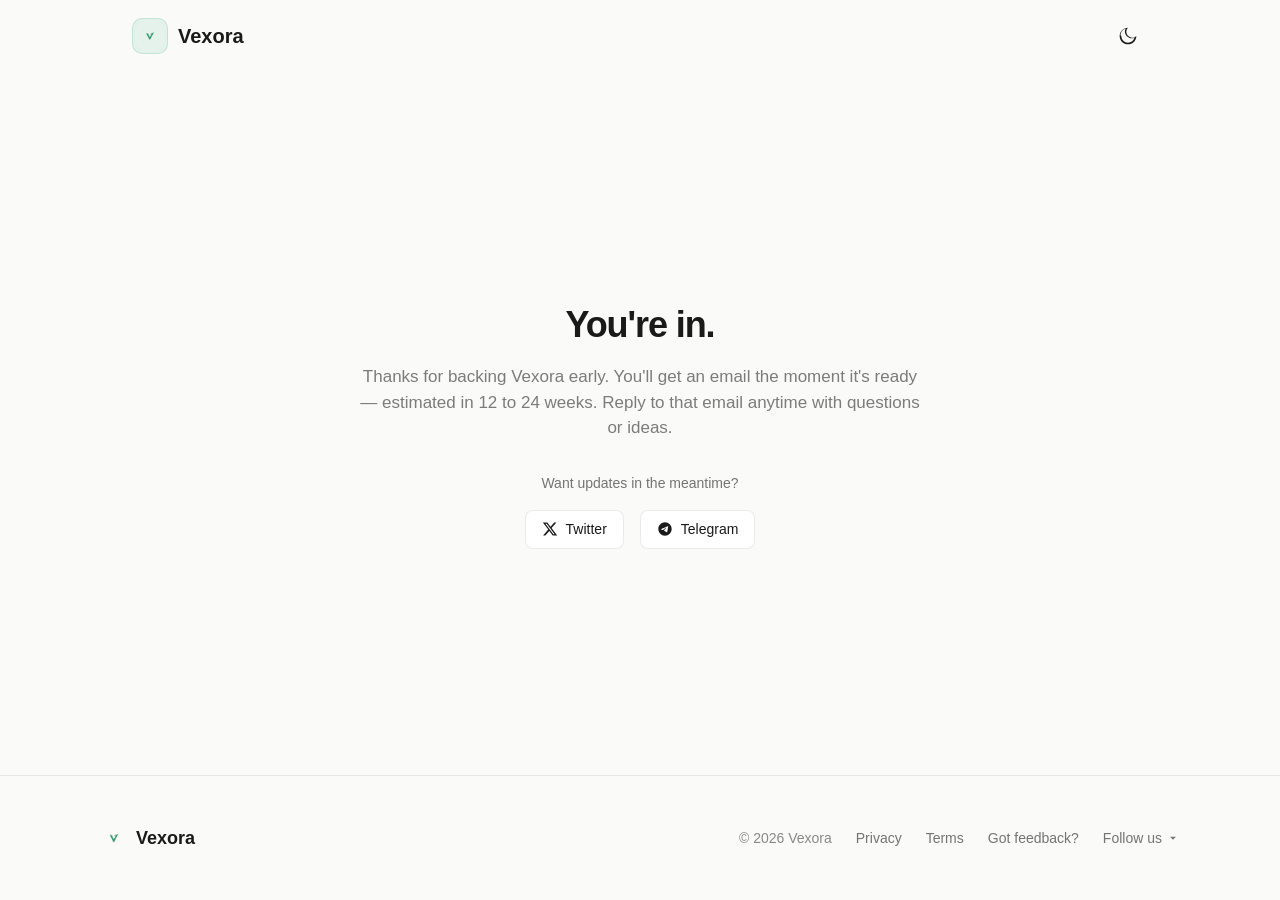
<file: pages/thank-you.html>
<!DOCTYPE html>
<html lang="en" data-theme="dark">
<head>
    <meta charset="UTF-8">
    <meta name="viewport" content="width=device-width, initial-scale=1.0">
    <title>You're in — Vexora</title>
    <meta name="description" content="Thanks for backing Vexora early.">
    <link rel="icon" href="data:image/svg+xml,%3Csvg xmlns='http://www.w3.org/2000/svg' viewBox='0 0 32 32'%3E%3Crect width='32' height='32' rx='8' fill='%230B0D12'/%3E%3Cpath d='M8 9l8 14 8-14' stroke='%232FAE7A' stroke-width='3' stroke-linecap='round' stroke-linejoin='round' fill='none'/%3E%3C/svg%3E">
    <link rel="stylesheet" href="../assets/css/thank-you.css">
    <script>
        // Init theme
        const savedTheme = localStorage.getItem('vexora-theme') || 'dark';
        document.documentElement.setAttribute('data-theme', savedTheme);
    </script>
</head>
<body>
    <header>
        <div class="header-content">
            <a href="../" class="header__logo">
                <span class="header__logo-icon-wrap">
                    <img src="../assets/images/logo.png" alt="Vexora V logo" class="header__logo-icon">
                </span>
                <span class="header__logo-text">Vexora</span>
            </a>
            <div class="header-actions">
                <button class="theme-toggle" aria-label="Toggle theme">
                    <svg class="icon-sun" viewBox="0 0 24 24" xmlns="http://www.w3.org/2000/svg">
                        <path d="M12 18C8.68629 18 6 15.3137 6 12C6 8.68629 8.68629 6 12 6C15.3137 6 18 8.68629 18 12C18 15.3137 15.3137 18 12 18ZM12 16C14.2091 16 16 14.2091 16 12C16 9.79086 14.2091 8 12 8C9.79086 8 8 9.79086 8 12C8 14.2091 9.79086 16 12 16ZM11 1H13V4H11V1ZM11 20H13V23H11V20ZM3.51472 4.92893L4.92893 3.51472L7.05025 5.63604L5.63604 7.05025L3.51472 4.92893ZM16.9497 18.364L18.364 16.9497L20.4853 19.0711L19.0711 20.4853L16.9497 18.364ZM19.0711 3.51472L20.4853 4.92893L18.364 7.05025L16.9497 5.63604L19.0711 3.51472ZM5.63604 16.9497L7.05025 18.364L4.92893 20.4853L3.51472 19.0711L5.63604 16.9497ZM23 11V13H20V11H23ZM4 11V13H1V11H4Z"/>
                    </svg>
                    <svg class="icon-moon" viewBox="0 0 24 24" xmlns="http://www.w3.org/2000/svg">
                        <path d="M10 7C10 10.866 13.134 14 17 14C18.9584 14 20.729 13.1957 21.9995 11.8966C22 11.9309 22 11.9652 22 11.9995C22 17.5224 17.5228 21.9995 12 21.9995C6.47715 21.9995 2 17.5224 2 11.9995C2 6.47672 6.47715 1.99951 12 1.99951C12.0343 1.99951 12.0686 1.99951 12.1029 2.00003C10.8038 3.27055 10 5.04108 10 7ZM4 11.9995C4 16.4178 7.58172 19.9995 12 19.9995C15.8166 19.9995 19.0089 17.3243 19.8277 13.7381C18.9765 14.394 17.9056 14.7779 16.75 14.7779C12.0556 14.7779 8.25 10.9723 8.25 6.27795C8.25 5.12239 8.63391 4.05146 9.28975 3.2003C5.70355 4.01912 3.0284 7.21141 3.0284 11.0279L4 11.9995Z"/>
                    </svg>
                </button>
            </div>
        </div>
    </header>

    <main>
        <div class="container">
            <h1>You're in.</h1>
            <p class="subtitle">Thanks for backing Vexora early. You'll get an email the moment it's ready — estimated in 12 to 24 weeks. Reply to that email anytime with questions or ideas.</p>
            
            <div class="updates-block">
                <p class="updates-text">Want updates in the meantime?</p>
                <div class="social-links">
                    <a href="https://x.com/noxielabs" class="social-link" target="_blank" rel="noopener">
                        <svg viewBox="0 0 24 24" xmlns="http://www.w3.org/2000/svg">
                            <path d="M18.244 2.25h3.308l-7.227 8.26 8.502 11.24H16.17l-5.214-6.817L4.99 21.75H1.68l7.73-8.835L1.254 2.25H8.08l4.713 6.231zm-1.161 17.52h1.833L7.084 4.126H5.117z"/>
                        </svg>
                        Twitter
                    </a>
                    <a href="https://t.me/noxielabs" class="social-link" target="_blank" rel="noopener">
                        <svg viewBox="0 0 24 24" xmlns="http://www.w3.org/2000/svg">
                            <path d="M12 2C6.48 2 2 6.48 2 12s4.48 10 10 10 10-4.48 10-10S17.52 2 12 2zm4.64 6.8c-.15 1.58-.8 5.42-1.13 7.19-.14.75-.42 1-.68 1.03-.58.05-1.02-.38-1.58-.75-.88-.58-1.38-.94-2.23-1.5-.99-.65-.35-1.01.22-1.59.15-.15 2.71-2.48 2.76-2.69.01-.03.01-.14-.06-.2-.06-.05-.14-.03-.21-.02-.09.02-1.46.93-4.13 2.73-.39.27-.74.4-1.06.39-.35-.01-1.02-.2-1.52-.36-.61-.2-1.09-.31-1.05-.66.02-.18.27-.36.75-.55 2.94-1.28 4.9-2.12 5.88-2.53 2.79-1.16 3.37-1.36 3.75-1.36.08 0 .27.02.39.12.1.08.13.19.14.27-.01.06.01.24 0 .34z"/>
                        </svg>
                        Telegram
                    </a>
                </div>
            </div>
        </div>
    </main>

    <footer>
        <div class="footer-content">
            <div class="footer-brand">
                <img src="../assets/images/logo.png" alt="Vexora logo" style="width: 28px; height: 28px; object-fit: contain;">
                Vexora
            </div>
            <div class="footer-links">
                <span class="copyright">© 2026 Vexora</span>
                <a href="./privacy.html">Privacy</a>
                <a href="./terms.html">Terms</a>
                <a href="https://tally.so/r/rjQXMv" target="_blank" rel="noopener">Got feedback?</a>
                <div class="follow-container">
                    <button class="follow-trigger">
                        Follow us
                        <svg viewBox="0 0 24 24"><path d="M7 10l5 5 5-5z"/></svg>
                    </button>
                    <div class="follow-popup">
                        <a href="https://x.com/noxielabs" target="_blank" rel="noopener">
                            <svg viewBox="0 0 24 24" xmlns="http://www.w3.org/2000/svg">
                                <path d="M18.244 2.25h3.308l-7.227 8.26 8.502 11.24H16.17l-5.214-6.817L4.99 21.75H1.68l7.73-8.835L1.254 2.25H8.08l4.713 6.231zm-1.161 17.52h1.833L7.084 4.126H5.117z"/>
                            </svg>
                            Twitter
                        </a>
                        <a href="https://t.me/noxielabs" target="_blank" rel="noopener">
                            <svg viewBox="0 0 24 24" xmlns="http://www.w3.org/2000/svg">
                                <path d="M12 2C6.48 2 2 6.48 2 12s4.48 10 10 10 10-4.48 10-10S17.52 2 12 2zm4.64 6.8c-.15 1.58-.8 5.42-1.13 7.19-.14.75-.42 1-.68 1.03-.58.05-1.02-.38-1.58-.75-.88-.58-1.38-.94-2.23-1.5-.99-.65-.35-1.01.22-1.59.15-.15 2.71-2.48 2.76-2.69.01-.03.01-.14-.06-.2-.06-.05-.14-.03-.21-.02-.09.02-1.46.93-4.13 2.73-.39.27-.74.4-1.06.39-.35-.01-1.02-.2-1.52-.36-.61-.2-1.09-.31-1.05-.66.02-.18.27-.36.75-.55 2.94-1.28 4.9-2.12 5.88-2.53 2.79-1.16 3.37-1.36 3.75-1.36.08 0 .27.02.39.12.1.08.13.19.14.27-.01.06.01.24 0 .34z"/>
                            </svg>
                            Telegram
                        </a>
                    </div>
                </div>
            </div>
        </div>
    </footer>

    <script>
        // Theme toggling
        const themeToggle = document.querySelector('.theme-toggle');
        themeToggle.addEventListener('click', () => {
            const currentTheme = document.documentElement.getAttribute('data-theme');
            const newTheme = currentTheme === 'dark' ? 'light' : 'dark';
            document.documentElement.setAttribute('data-theme', newTheme);
            localStorage.setItem('vexora-theme', newTheme);
        });

        // Header scroll effect
        const header = document.querySelector('header');
        window.addEventListener('scroll', () => {
            if (window.scrollY > 10) {
                header.style.backgroundColor = 'var(--header-bg-scrolled)';
                header.style.boxShadow = '0 1px 2px var(--surface-border)';
            } else {
                header.style.backgroundColor = 'var(--header-bg)';
                header.style.boxShadow = 'none';
            }
        });

        // Follow popup logic
        const followContainer = document.querySelector('.follow-container');
        const followTrigger = document.querySelector('.follow-trigger');
        
        followTrigger.addEventListener('click', (e) => {
            e.stopPropagation();
            const isActive = followContainer.getAttribute('data-active') === 'true';
            followContainer.setAttribute('data-active', !isActive);
        });

        document.addEventListener('click', (e) => {
            if (!followContainer.contains(e.target)) {
                followContainer.setAttribute('data-active', 'false');
            }
        });
    </script>
</body>
</html>
</file>
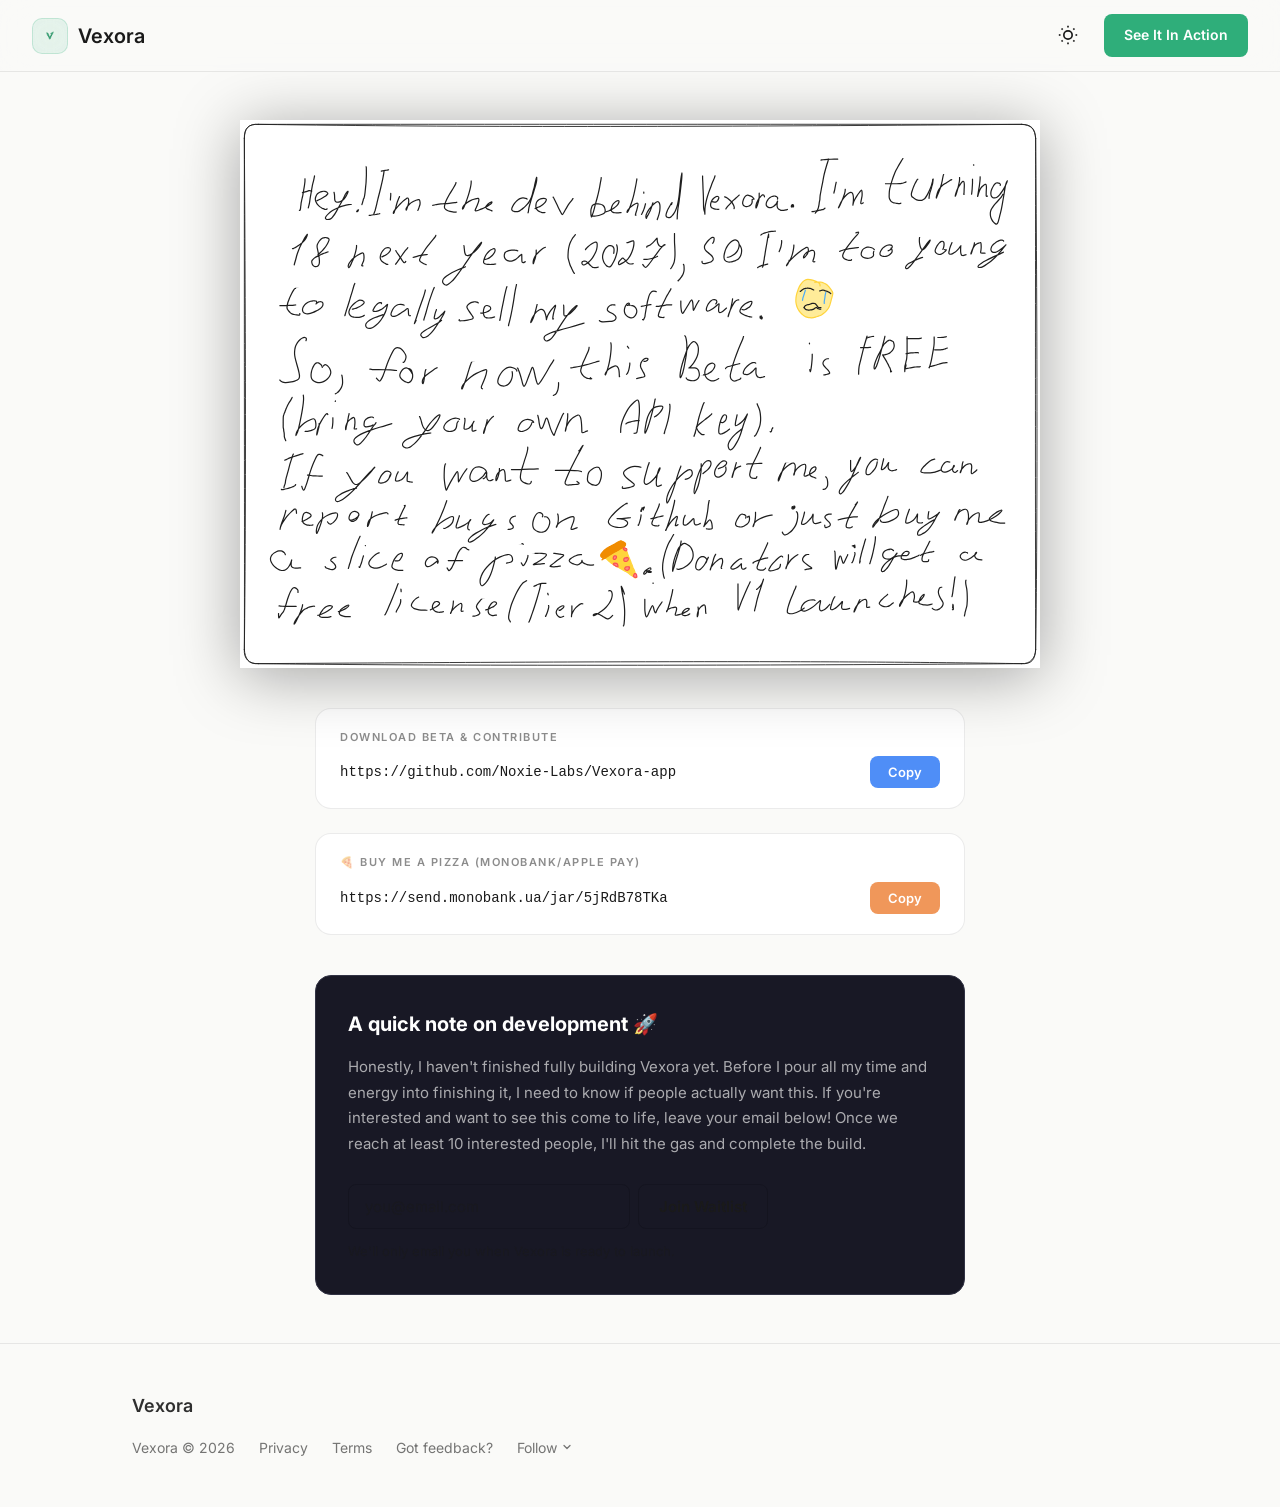
<file: vexora/pages/beta.html>
<!DOCTYPE html>
<html lang="en" data-theme="dark">
<head>
  <meta charset="UTF-8">
  <meta name="viewport" content="width=device-width, initial-scale=1.0">
  <title>Vexora | Beta</title>
  <meta name="description" content="Download the Vexora Beta and contribute to the project. Live translation overlay for games.">

  <!-- Favicon (inline SVG placeholder | geometric V in brand green) -->
  <link rel="icon" type="image/svg+xml" href="data:image/svg+xml,%3Csvg xmlns='http://www.w3.org/2000/svg' viewBox='0 0 32 32'%3E%3Crect width='32' height='32' rx='8' fill='%230B0D12'/%3E%3Cpath d='M8 9l8 14 8-14' stroke='%232FAE7A' stroke-width='3' stroke-linecap='round' stroke-linejoin='round' fill='none'/%3E%3C/svg%3E">

  <!-- Fonts -->
  <link rel="preconnect" href="https://fonts.googleapis.com">
  <link rel="preconnect" href="https://fonts.gstatic.com" crossorigin>
  <link href="https://fonts.googleapis.com/css2?family=Inter:wght@400;500;600;700&display=swap" rel="stylesheet">

  <link rel="stylesheet" href="/assets/css/beta.css">
</head>
<body>

  <!-- ========== HEADER ========== -->
  <header class="header" id="header">
    <a href="/" class="header__logo">
      <span class="header__logo-icon-wrap">
        <img src="/assets/images/logo.png" alt="Vexora V logo" class="header__logo-icon">
      </span>
      <span class="header__logo-text">Vexora</span>
    </a>
    <div class="header__right">
      <!-- Theme Toggle -->
      <button class="theme-toggle" id="theme-toggle" aria-label="Toggle theme">
        <!-- Sun icon (shown in light theme) -->
        <svg class="theme-toggle__sun" xmlns="http://www.w3.org/2000/svg" fill="none" viewBox="0 0 24 24" stroke="currentColor" stroke-width="2">
          <circle cx="12" cy="12" r="5"/>
          <line x1="12" y1="1" x2="12" y2="3"/>
          <line x1="12" y1="21" x2="12" y2="23"/>
          <line x1="4.22" y1="4.22" x2="5.64" y2="5.64"/>
          <line x1="18.36" y1="18.36" x2="19.78" y2="19.78"/>
          <line x1="1" y1="12" x2="3" y2="12"/>
          <line x1="21" y1="12" x2="23" y2="12"/>
          <line x1="4.22" y1="19.78" x2="5.64" y2="18.36"/>
          <line x1="18.36" y1="5.64" x2="19.78" y2="4.22"/>
        </svg>
        <!-- Moon icon (shown in dark theme) -->
        <svg class="theme-toggle__moon" xmlns="http://www.w3.org/2000/svg" fill="none" viewBox="0 0 24 24" stroke="currentColor" stroke-width="2">
          <path d="M21 12.79A9 9 0 1 1 11.21 3 7 7 0 0 0 21 12.79z"/>
        </svg>
      </button>
      <a href="/#demo" class="header__cta" id="header-demo-btn">See It In Action</a>
    </div>
  </header>

  <!-- ========== BETA MAIN CONTENT ========== -->
  <main class="beta-main">
    <img src="/assets/images/speech.svg" alt="Vexora Beta" class="beta-speech-img">

    <div class="beta-links">

      <!-- Box 1: Download Beta -->
      <div class="beta-link-box">
        <div class="beta-link-box__title">DOWNLOAD BETA &amp; CONTRIBUTE</div>
        <div class="beta-link-box__row">
          <span class="beta-link-box__url">https://github.com/Noxie-Labs/Vexora-app</span>
          <button class="beta-link-box__copy-btn beta-link-box__copy-btn--blue" onclick="copyToClipboard('https://github.com/Noxie-Labs/Vexora-app', this)" id="copy-github">Copy</button>
        </div>
      </div>

      <!-- Box 2: Buy Me a Pizza -->
      <div class="beta-link-box">
        <div class="beta-link-box__title">🍕 BUY ME A PIZZA (MONOBANK/APPLE PAY)</div>
        <div class="beta-link-box__row">
          <span class="beta-link-box__url">https://send.monobank.ua/jar/5jRdB78TKa</span>
          <button class="beta-link-box__copy-btn beta-link-box__copy-btn--orange" onclick="copyToClipboard('https://send.monobank.ua/jar/5jRdB78TKa', this)" id="copy-monobank">Copy</button>
        </div>
      </div>

    </div>

    <!-- ========== VALIDATION / INTEREST CHECK ========== -->
    <div class="beta-validation">
      <h3 class="beta-validation__heading">A quick note on development 🚀</h3>
      <p class="beta-validation__body">Honestly, I haven't finished fully building Vexora yet. Before I pour all my time and energy into finishing it, I need to know if people actually want this. If you're interested and want to see this come to life, leave your email below! Once we reach at least 10 interested people, I'll hit the gas and complete the build.</p>

      <div id="beta-email-form-wrap">
        <form class="cta__email-form" id="beta-email-form" novalidate>
          <input class="cta__email-input" type="email" name="email" placeholder="you@email.com" required autocomplete="email">
          <button class="cta__email-btn" type="submit">Join Waitlist</button>
        </form>
        <p class="cta__email-hint">We'll only email you when Vexora is ready to launch.</p>
      </div>
    </div>

  </main>

  <!-- ========== FOOTER ========== -->
  <footer class="footer" id="footer">
    <div class="footer__inner">
      <div class="footer__brand">Vexora</div>
      <div class="footer__links">
        <span class="footer__copy">Vexora © 2026</span>
        <a href="/pages/privacy" class="footer__link">Privacy</a>
        <a href="/pages/terms" class="footer__link">Terms</a>
        <a href="https://tally.so/r/rjQXMv" class="footer__link" id="footer-feedback" target="_blank" rel="noopener">Got feedback?</a>

        <!-- Follow popup -->
        <div class="footer__follow-wrap">
          <button class="footer__follow-btn" id="follow-btn">
            Follow
            <svg viewBox="0 0 24 24" fill="none" stroke="currentColor" stroke-width="2.5" stroke-linecap="round" stroke-linejoin="round"><polyline points="6 9 12 15 18 9"/></svg>
          </button>
          <div class="footer__popup" id="follow-popup">
            <!-- Twitter/X -->
            <a href="https://x.com/noxielabs" class="footer__popup-link" id="social-twitter" target="_blank" rel="noopener">
              <svg viewBox="0 0 24 24"><path d="M23.953 4.57a10 10 0 01-2.825.775 4.958 4.958 0 002.163-2.723 10.054 10.054 0 01-3.127 1.195 4.92 4.92 0 00-8.384 4.482C7.69 8.095 4.067 6.13 1.64 3.162a4.822 4.822 0 00-.666 2.475c0 1.71.87 3.213 2.188 4.096a4.904 4.904 0 01-2.228-.616v.06a4.923 4.923 0 003.946 4.827 4.996 4.996 0 01-2.212.085 4.936 4.936 0 004.604 3.417 9.867 9.867 0 01-6.102 2.105c-.39 0-.779-.023-1.17-.067a13.995 13.995 0 007.557 2.209c9.053 0 13.998-7.496 13.998-13.985 0-.21 0-.42-.015-.63A9.935 9.935 0 0024 4.59z"/></svg>
              Twitter (X)
            </a>
            <!-- Telegram -->
            <a href="https://t.me/noxielabs" class="footer__popup-link" id="social-telegram" target="_blank" rel="noopener">
              <svg viewBox="0 0 24 24" fill="currentColor"><path d="M11.944 0A12 12 0 0 0 0 12a12 12 0 0 0 12 12 12 12 0 0 0 12-12A12 12 0 0 0 12 0h-.056zm4.962 7.224c.1-.002.321.023.465.14a.506.506 0 0 1 .171.325c.016.093.036.306.02.472-.18 1.898-.962 6.502-1.36 8.627-.168.9-.499 1.201-.82 1.23-.696.065-1.225-.46-1.9-.902-1.056-.693-1.653-1.124-2.678-1.8-1.185-.78-.417-1.21.258-1.91.177-.184 3.247-2.977 3.307-3.23.007-.032.014-.15-.056-.212s-.174-.041-.249-.024c-.106.024-1.793 1.14-5.061 3.345-.479.33-.913.49-1.302.48-.428-.008-1.252-.241-1.865-.44-.752-.245-1.349-.374-1.297-.789.027-.216.325-.437.893-.663 3.498-1.524 5.83-2.529 6.998-3.014 3.332-1.386 4.025-1.627 4.476-1.635z"/></svg>
              Telegram
            </a>
          </div>
        </div>
      </div>
    </div>
  </footer>

  <!-- ========== SCRIPTS ========== -->
  <script>
    /* --- Theme toggle --- */
    (function() {
      const toggle = document.getElementById('theme-toggle');
      const html = document.documentElement;
      const saved = localStorage.getItem('vexora-theme');
      if (saved) html.setAttribute('data-theme', saved);
      toggle.addEventListener('click', () => {
        const next = html.getAttribute('data-theme') === 'dark' ? 'light' : 'dark';
        html.setAttribute('data-theme', next);
        localStorage.setItem('vexora-theme', next);
      });
    })();

    /* --- Header scroll effect --- */
    (function() {
      const header = document.getElementById('header');
      window.addEventListener('scroll', () => {
        header.classList.toggle('scrolled', window.scrollY > 20);
      });
    })();

    /* --- Footer Follow popup --- */
    (function() {
      const btn = document.getElementById('follow-btn');
      const popup = document.getElementById('follow-popup');
      btn.addEventListener('click', (e) => {
        e.stopPropagation();
        btn.classList.toggle('open');
        popup.classList.toggle('open');
      });
      document.addEventListener('click', () => {
        btn.classList.remove('open');
        popup.classList.remove('open');
      });
    })();

    /* --- Copy to clipboard --- */
    /* --- Email waitlist form --- */
    (function() {
      const EMAIL_ENDPOINT = 'https://app.loops.so/api/newsletter-form/cmslrspyg0m100j4dcmnsko24';
      const form = document.getElementById('beta-email-form');
      const wrap = document.getElementById('beta-email-form-wrap');

      form.addEventListener('submit', async (e) => {
        e.preventDefault();
        const input = form.querySelector('input[name="email"]');
        const email = input.value.trim();

        if (!email || !input.checkValidity()) {
          input.focus();
          return;
        }

        const submitBtn = form.querySelector('button[type="submit"]');
        const originalBtnText = submitBtn.textContent;
        submitBtn.textContent = 'Sending...';
        submitBtn.disabled = true;

        if (EMAIL_ENDPOINT && EMAIL_ENDPOINT.trim() !== '') {
          try {
            const formData = new URLSearchParams();
            formData.append('email', email);

            const response = await fetch(EMAIL_ENDPOINT, {
              method: 'POST',
              body: formData,
              headers: {
                'Content-Type': 'application/x-www-form-urlencoded',
              },
            });

            if (response.ok) {
              wrap.innerHTML = '<p class="cta__email-success">Thanks | we\'ll email you when it\'s live. 🎉</p>';
            } else {
              throw new Error('Network response was not ok.');
            }
          } catch (error) {
            console.error('Error submitting email:', error);
            submitBtn.textContent = 'Error. Try again';
            submitBtn.disabled = false;
            setTimeout(() => {
              submitBtn.textContent = originalBtnText;
            }, 3000);
          }
        } else {
          console.log('Form submission simulated. Endpoint not configured.');
          setTimeout(() => {
            wrap.innerHTML = '<p class="cta__email-success">Thanks | we\'ll email you when it\'s live. 🎉</p>';
          }, 500);
        }
      });
    })();

    function copyToClipboard(text, btnElement) {
      const originalText = btnElement.textContent;
      const originalBg = btnElement.style.backgroundColor || window.getComputedStyle(btnElement).backgroundColor;

      navigator.clipboard.writeText(text).then(() => {
        btnElement.textContent = 'Copied! ✔';
        btnElement.style.backgroundColor = '#2FAE7A';

        setTimeout(() => {
          btnElement.textContent = originalText;
          btnElement.style.backgroundColor = '';
        }, 2000);
      }).catch(() => {
        // Fallback for older browsers
        const ta = document.createElement('textarea');
        ta.value = text;
        ta.style.position = 'fixed';
        ta.style.opacity = '0';
        document.body.appendChild(ta);
        ta.select();
        document.execCommand('copy');
        document.body.removeChild(ta);

        btnElement.textContent = 'Copied! ✔';
        btnElement.style.backgroundColor = '#2FAE7A';

        setTimeout(() => {
          btnElement.textContent = originalText;
          btnElement.style.backgroundColor = '';
        }, 2000);
      });
    }
  </script>
</body>
</html>
</file>
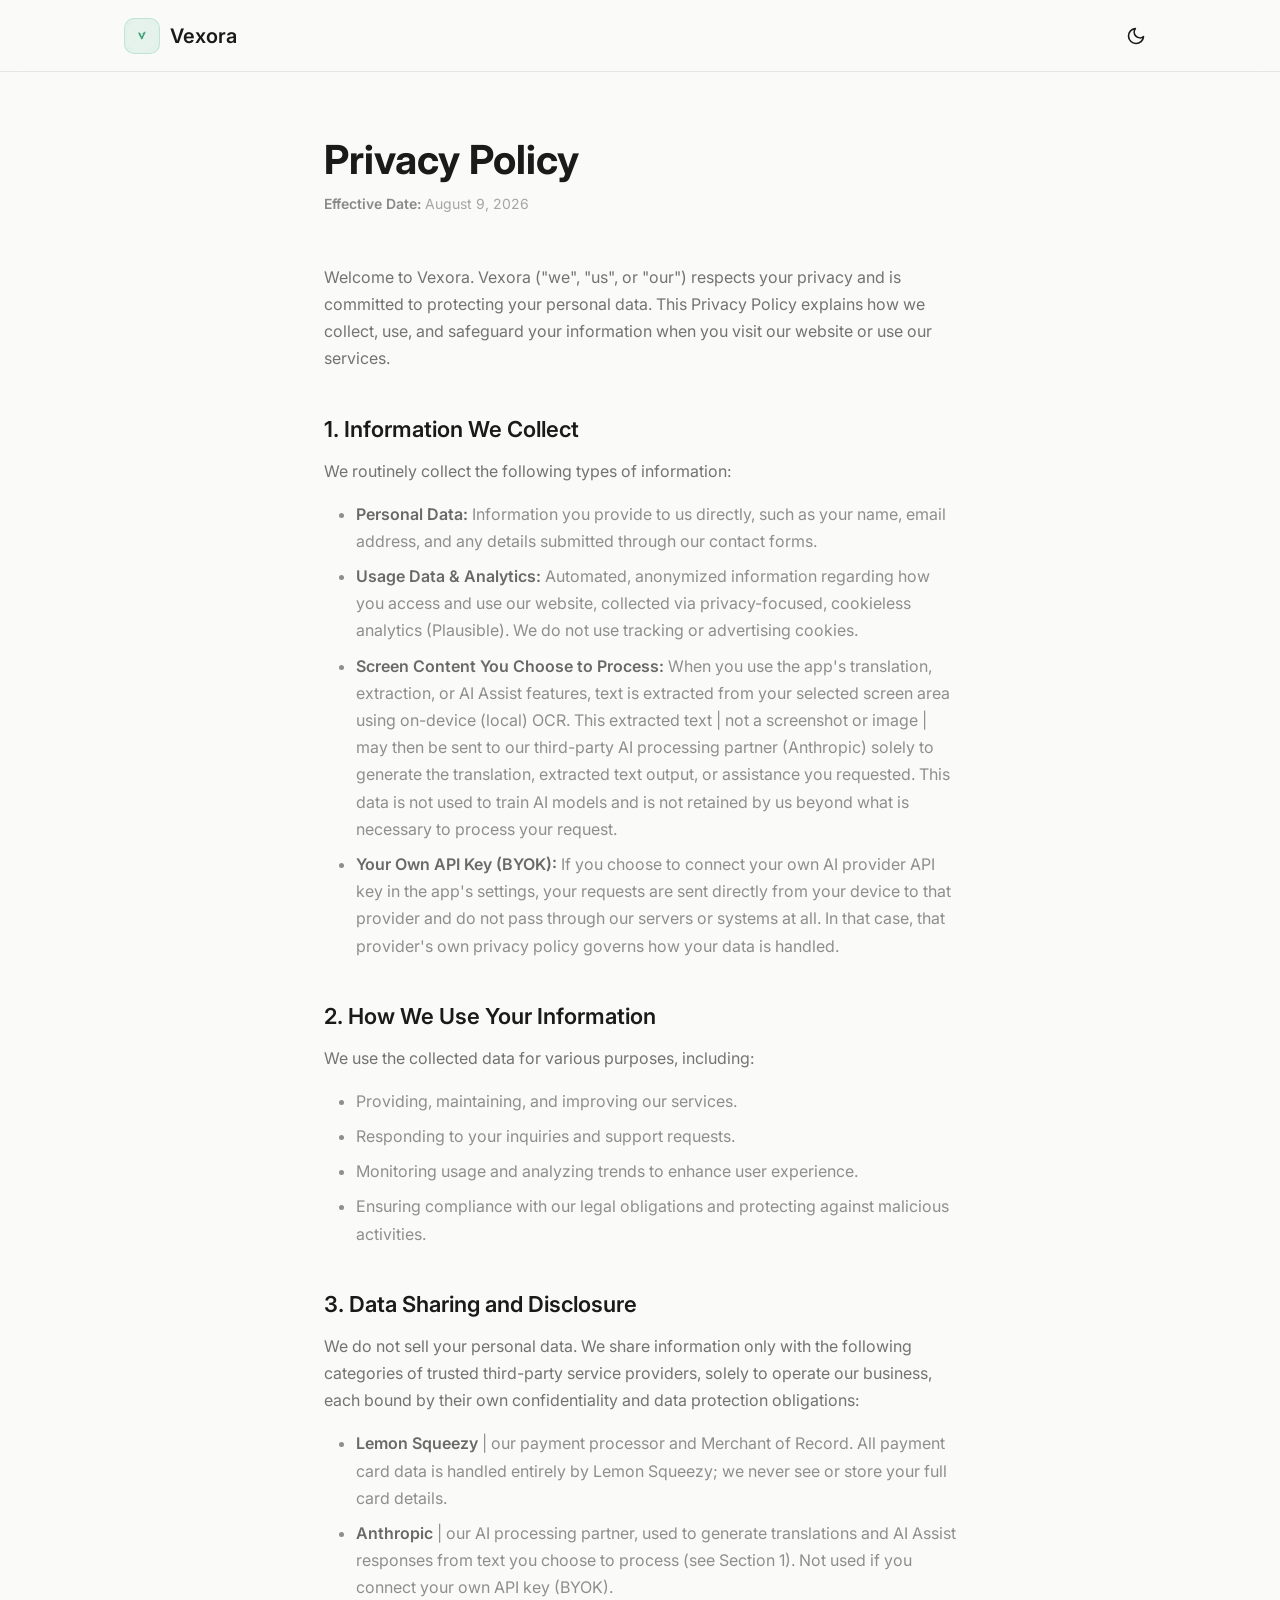
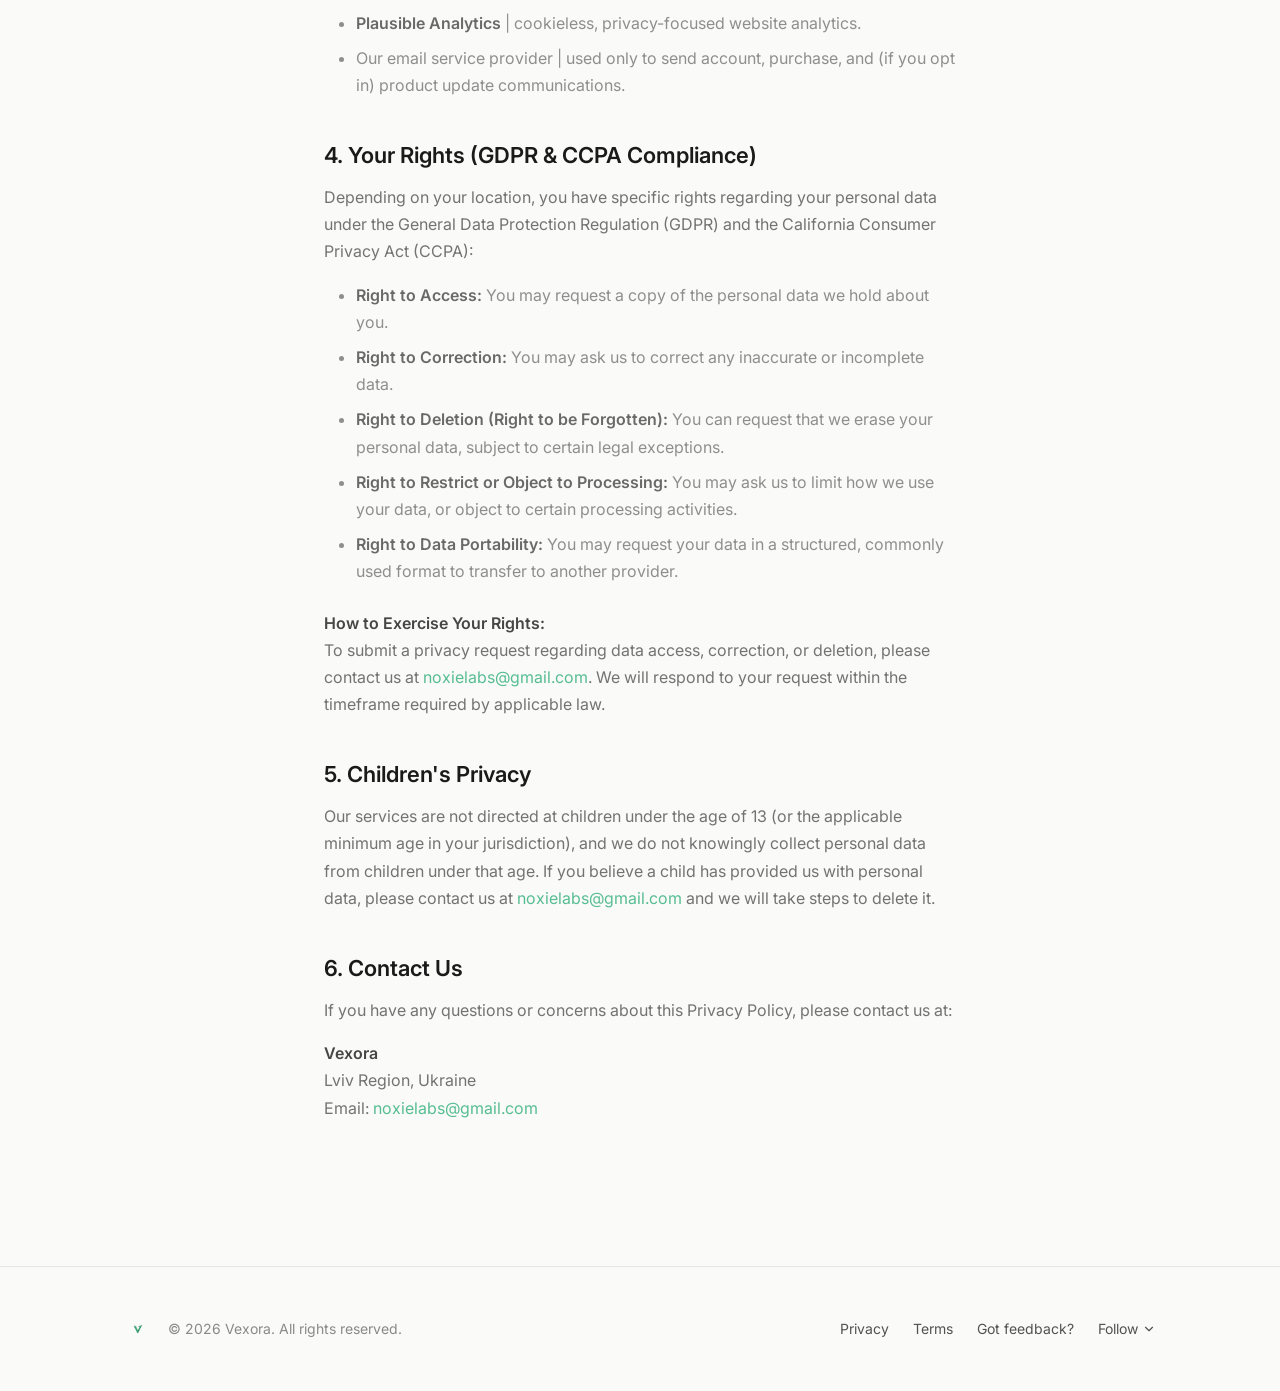
<file: vexora/pages/privacy.html>
<!DOCTYPE html>
<html lang="en" data-theme="dark">
<head>
  <meta charset="UTF-8">
  <meta name="viewport" content="width=device-width, initial-scale=1.0">
  <title>Privacy Policy | Vexora</title>
  <meta name="description" content="Vexora Privacy Policy. How we collect, use, and protect your data.">
  <link rel="icon" href="data:image/svg+xml,%3Csvg xmlns='http://www.w3.org/2000/svg' viewBox='0 0 32 32'%3E%3Crect width='32' height='32' rx='8' fill='%230B0D12'/%3E%3Cpath d='M8 9l8 14 8-14' stroke='%232FAE7A' stroke-width='3' stroke-linecap='round' stroke-linejoin='round' fill='none'/%3E%3C/svg%3E">
  <link rel="preconnect" href="https://fonts.googleapis.com">
  <link rel="preconnect" href="https://fonts.gstatic.com" crossorigin>
  <link href="https://fonts.googleapis.com/css2?family=Inter:wght@400;500;600;700&display=swap" rel="stylesheet">
  
  <link rel="stylesheet" href="/assets/css/privacy.css">
</head>
<body>

  <header id="header">
    <div class="nav-container">
      <a href="/" class="header__logo">
        <span class="header__logo-icon-wrap">
          <img src="/assets/images/logo.png" alt="Vexora V logo" class="header__logo-icon">
        </span>
        <span class="header__logo-text">Vexora</span>
      </a>
      
      <button id="themeToggle" class="theme-toggle" aria-label="Toggle theme">
        <svg class="sun-icon" xmlns="http://www.w3.org/2000/svg" width="20" height="20" viewBox="0 0 24 24" fill="none" stroke="currentColor" stroke-width="2" stroke-linecap="round" stroke-linejoin="round">
          <circle cx="12" cy="12" r="5"></circle>
          <line x1="12" y1="1" x2="12" y2="3"></line>
          <line x1="12" y1="21" x2="12" y2="23"></line>
          <line x1="4.22" y1="4.22" x2="5.64" y2="5.64"></line>
          <line x1="18.36" y1="18.36" x2="19.78" y2="19.78"></line>
          <line x1="1" y1="12" x2="3" y2="12"></line>
          <line x1="21" y1="12" x2="23" y2="12"></line>
          <line x1="4.22" y1="19.78" x2="5.64" y2="18.36"></line>
          <line x1="18.36" y1="5.64" x2="19.78" y2="4.22"></line>
        </svg>
        <svg class="moon-icon" xmlns="http://www.w3.org/2000/svg" width="20" height="20" viewBox="0 0 24 24" fill="none" stroke="currentColor" stroke-width="2" stroke-linecap="round" stroke-linejoin="round">
          <path d="M21 12.79A9 9 0 1 1 11.21 3 7 7 0 0 0 21 12.79z"></path>
        </svg>
      </button>
    </div>
  </header>

  <main class="legal-content">
    <h1>Privacy Policy</h1>
    <p class="effective-date"><strong>Effective Date:</strong> August 9, 2026</p>

    <p>Welcome to Vexora. Vexora ("we", "us", or "our") respects your privacy and is committed to protecting your personal data. This Privacy Policy explains how we collect, use, and safeguard your information when you visit our website or use our services.</p>

    <h2>1. Information We Collect</h2>
    <p>We routinely collect the following types of information:</p>
    <ul>
      <li><strong>Personal Data:</strong> Information you provide to us directly, such as your name, email address, and any details submitted through our contact forms.</li>
      <li><strong>Usage Data & Analytics:</strong> Automated, anonymized information regarding how you access and use our website, collected via privacy-focused, cookieless analytics (Plausible). We do not use tracking or advertising cookies.</li>
      <li><strong>Screen Content You Choose to Process:</strong> When you use the app's translation, extraction, or AI Assist features, text is extracted from your selected screen area using on-device (local) OCR. This extracted text | not a screenshot or image | may then be sent to our third-party AI processing partner (Anthropic) solely to generate the translation, extracted text output, or assistance you requested. This data is not used to train AI models and is not retained by us beyond what is necessary to process your request.</li>
      <li><strong>Your Own API Key (BYOK):</strong> If you choose to connect your own AI provider API key in the app's settings, your requests are sent directly from your device to that provider and do not pass through our servers or systems at all. In that case, that provider's own privacy policy governs how your data is handled.</li>
    </ul>

    <h2>2. How We Use Your Information</h2>
    <p>We use the collected data for various purposes, including:</p>
    <ul>
      <li>Providing, maintaining, and improving our services.</li>
      <li>Responding to your inquiries and support requests.</li>
      <li>Monitoring usage and analyzing trends to enhance user experience.</li>
      <li>Ensuring compliance with our legal obligations and protecting against malicious activities.</li>
    </ul>

    <h2>3. Data Sharing and Disclosure</h2>
    <p>We do not sell your personal data. We share information only with the following categories of trusted third-party service providers, solely to operate our business, each bound by their own confidentiality and data protection obligations:</p>
    <ul>
      <li><strong>Lemon Squeezy</strong> | our payment processor and Merchant of Record. All payment card data is handled entirely by Lemon Squeezy; we never see or store your full card details.</li>
      <li><strong>Anthropic</strong> | our AI processing partner, used to generate translations and AI Assist responses from text you choose to process (see Section 1). Not used if you connect your own API key (BYOK).</li>
      <li><strong>Plausible Analytics</strong> | cookieless, privacy-focused website analytics.</li>
      <li>Our email service provider | used only to send account, purchase, and (if you opt in) product update communications.</li>
    </ul>

    <h2>4. Your Rights (GDPR & CCPA Compliance)</h2>
    <p>Depending on your location, you have specific rights regarding your personal data under the General Data Protection Regulation (GDPR) and the California Consumer Privacy Act (CCPA):</p>
    <ul>
      <li><strong>Right to Access:</strong> You may request a copy of the personal data we hold about you.</li>
      <li><strong>Right to Correction:</strong> You may ask us to correct any inaccurate or incomplete data.</li>
      <li><strong>Right to Deletion (Right to be Forgotten):</strong> You can request that we erase your personal data, subject to certain legal exceptions.</li>
      <li><strong>Right to Restrict or Object to Processing:</strong> You may ask us to limit how we use your data, or object to certain processing activities.</li>
      <li><strong>Right to Data Portability:</strong> You may request your data in a structured, commonly used format to transfer to another provider.</li>
    </ul>

    <p><strong>How to Exercise Your Rights:</strong><br>
    To submit a privacy request regarding data access, correction, or deletion, please contact us at <a href="mailto:noxielabs@gmail.com">noxielabs@gmail.com</a>. We will respond to your request within the timeframe required by applicable law.</p>

    <h2>5. Children's Privacy</h2>
    <p>Our services are not directed at children under the age of 13 (or the applicable minimum age in your jurisdiction), and we do not knowingly collect personal data from children under that age. If you believe a child has provided us with personal data, please contact us at <a href="mailto:noxielabs@gmail.com">noxielabs@gmail.com</a> and we will take steps to delete it.</p>

    <h2>6. Contact Us</h2>
    <p>If you have any questions or concerns about this Privacy Policy, please contact us at:</p>

    <p><strong>Vexora</strong><br>
    Lviv Region, Ukraine<br>
    Email: <a href="mailto:noxielabs@gmail.com">noxielabs@gmail.com</a></p>
  </main>

  <footer>
    <div class="footer-container">
      <div class="footer-brand">
        <a href="/" class="logo" style="margin-bottom: 0;">
          <img src="/assets/images/logo.png" alt="Vexora logo" style="width: 28px; height: 28px; object-fit: contain;">
        </a>
        <span class="copyright">&copy; 2026 Vexora. All rights reserved.</span>
      </div>
      <div class="footer-links">
        <a href="/pages/privacy">Privacy</a>
        <a href="/pages/terms">Terms</a>
        <a href="https://tally.so/r/rjQXMv">Got feedback?</a>
        <div class="follow-wrapper">
          <button class="follow-btn" id="followBtn">
            Follow
            <svg xmlns="http://www.w3.org/2000/svg" width="14" height="14" viewBox="0 0 24 24" fill="none" stroke="currentColor" stroke-width="2" stroke-linecap="round" stroke-linejoin="round"><path d="m6 9 6 6 6-6"/></svg>
          </button>
          <div class="follow-popup" id="followPopup">
            <a href="https://x.com/noxielabs" target="_blank" rel="noopener">Twitter / X</a>
            <a href="https://t.me/noxielabs" target="_blank" rel="noopener">Telegram</a>
          </div>
        </div>
      </div>
    </div>
  </footer>

  <script>
    // Theme Management
    const themeToggle = document.getElementById('themeToggle');
    const THEME_KEY = 'vexora-theme';
    
    function setTheme(theme) {
      document.documentElement.setAttribute('data-theme', theme);
      localStorage.setItem(THEME_KEY, theme);
    }
    
    function initTheme() {
      const savedTheme = localStorage.getItem(THEME_KEY);
      if (savedTheme) {
        setTheme(savedTheme);
      } else {
        const prefersDark = window.matchMedia('(prefers-color-scheme: dark)').matches;
        setTheme(prefersDark ? 'dark' : 'light');
      }
    }
    
    themeToggle.addEventListener('click', () => {
      const currentTheme = document.documentElement.getAttribute('data-theme');
      setTheme(currentTheme === 'dark' ? 'light' : 'dark');
    });
    
    initTheme();

    // Footer Follow Popup
    const followBtn = document.getElementById('followBtn');
    const followPopup = document.getElementById('followPopup');

    followBtn.addEventListener('click', (e) => {
      e.stopPropagation();
      followPopup.classList.toggle('active');
    });

    document.addEventListener('click', (e) => {
      if (!followPopup.contains(e.target) && !followBtn.contains(e.target)) {
        followPopup.classList.remove('active');
      }
    });

    // Header scroll background effect
    window.addEventListener('scroll', () => {
      const header = document.getElementById('header');
      if (window.scrollY > 10) {
        header.style.backgroundColor = 'var(--header-bg-scrolled)';
      } else {
        header.style.backgroundColor = 'var(--header-bg)';
      }
    });
  </script>
</body>
</html>
</file>
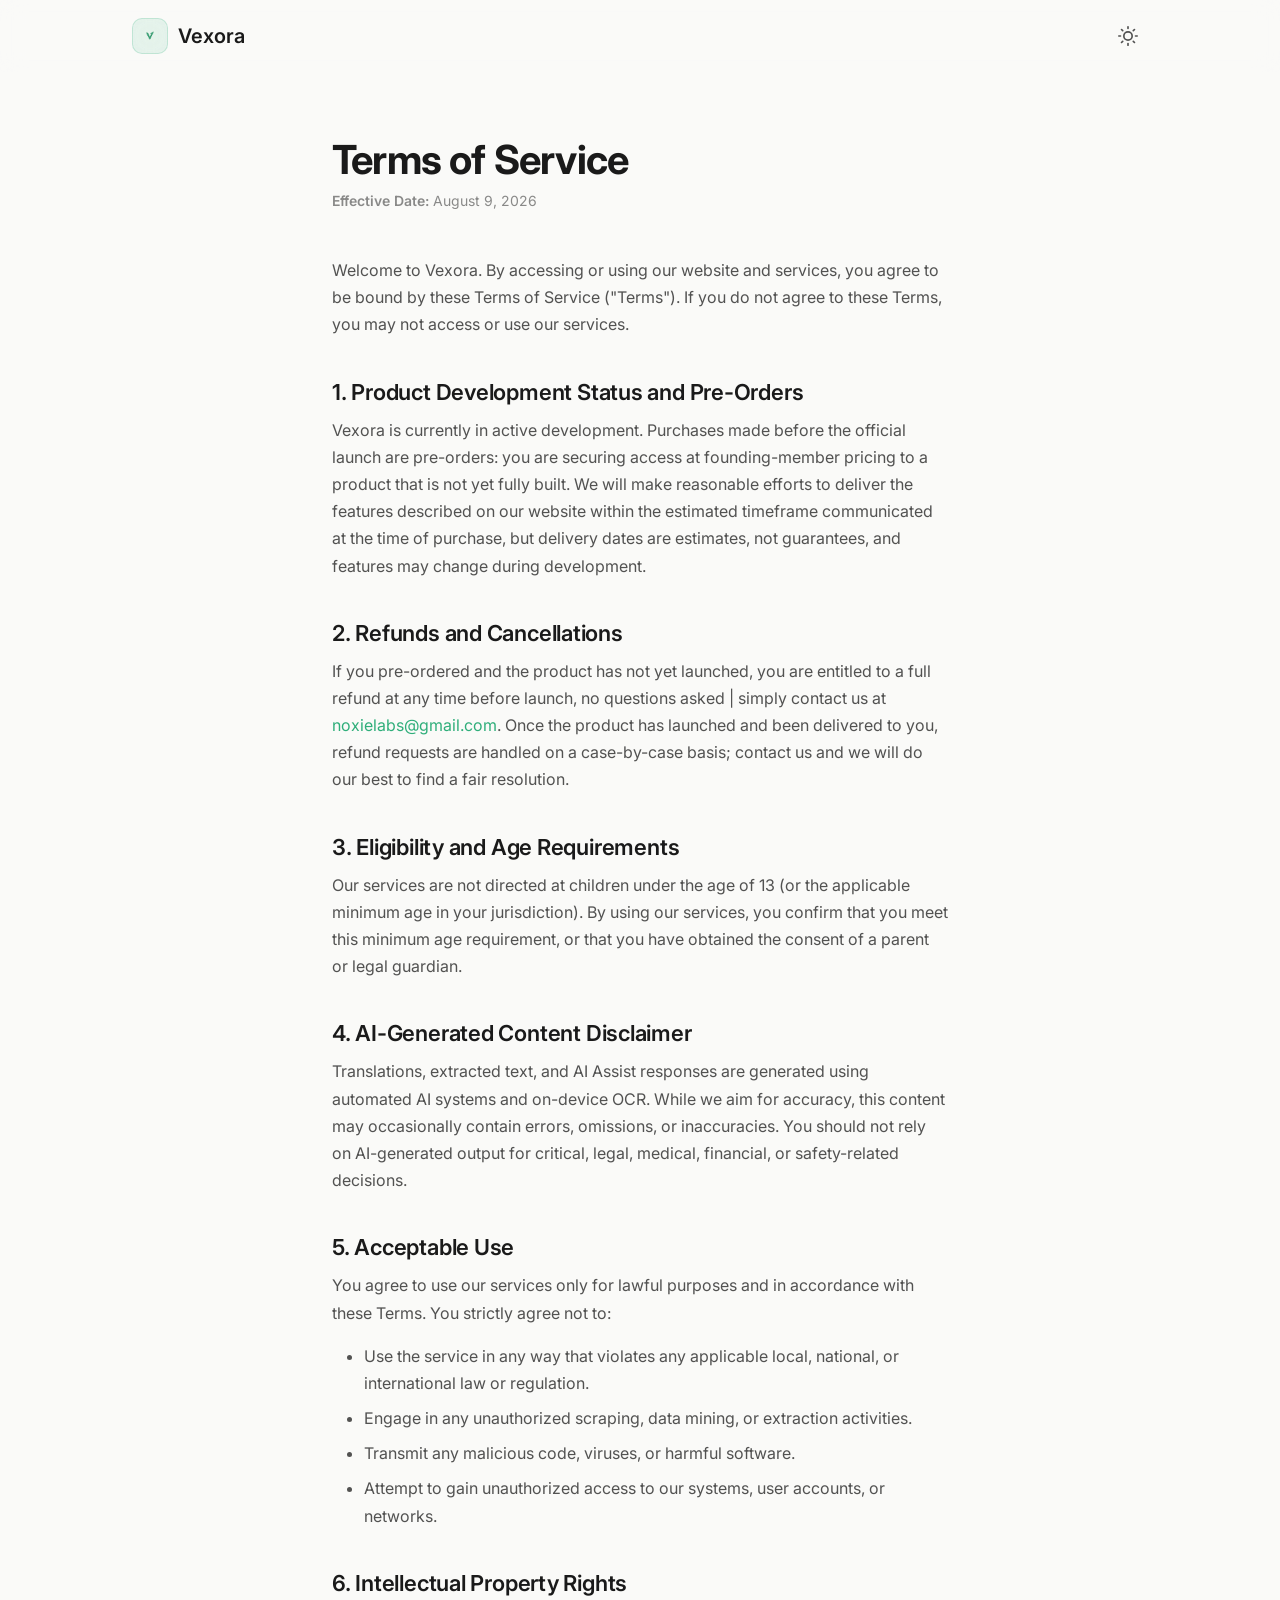
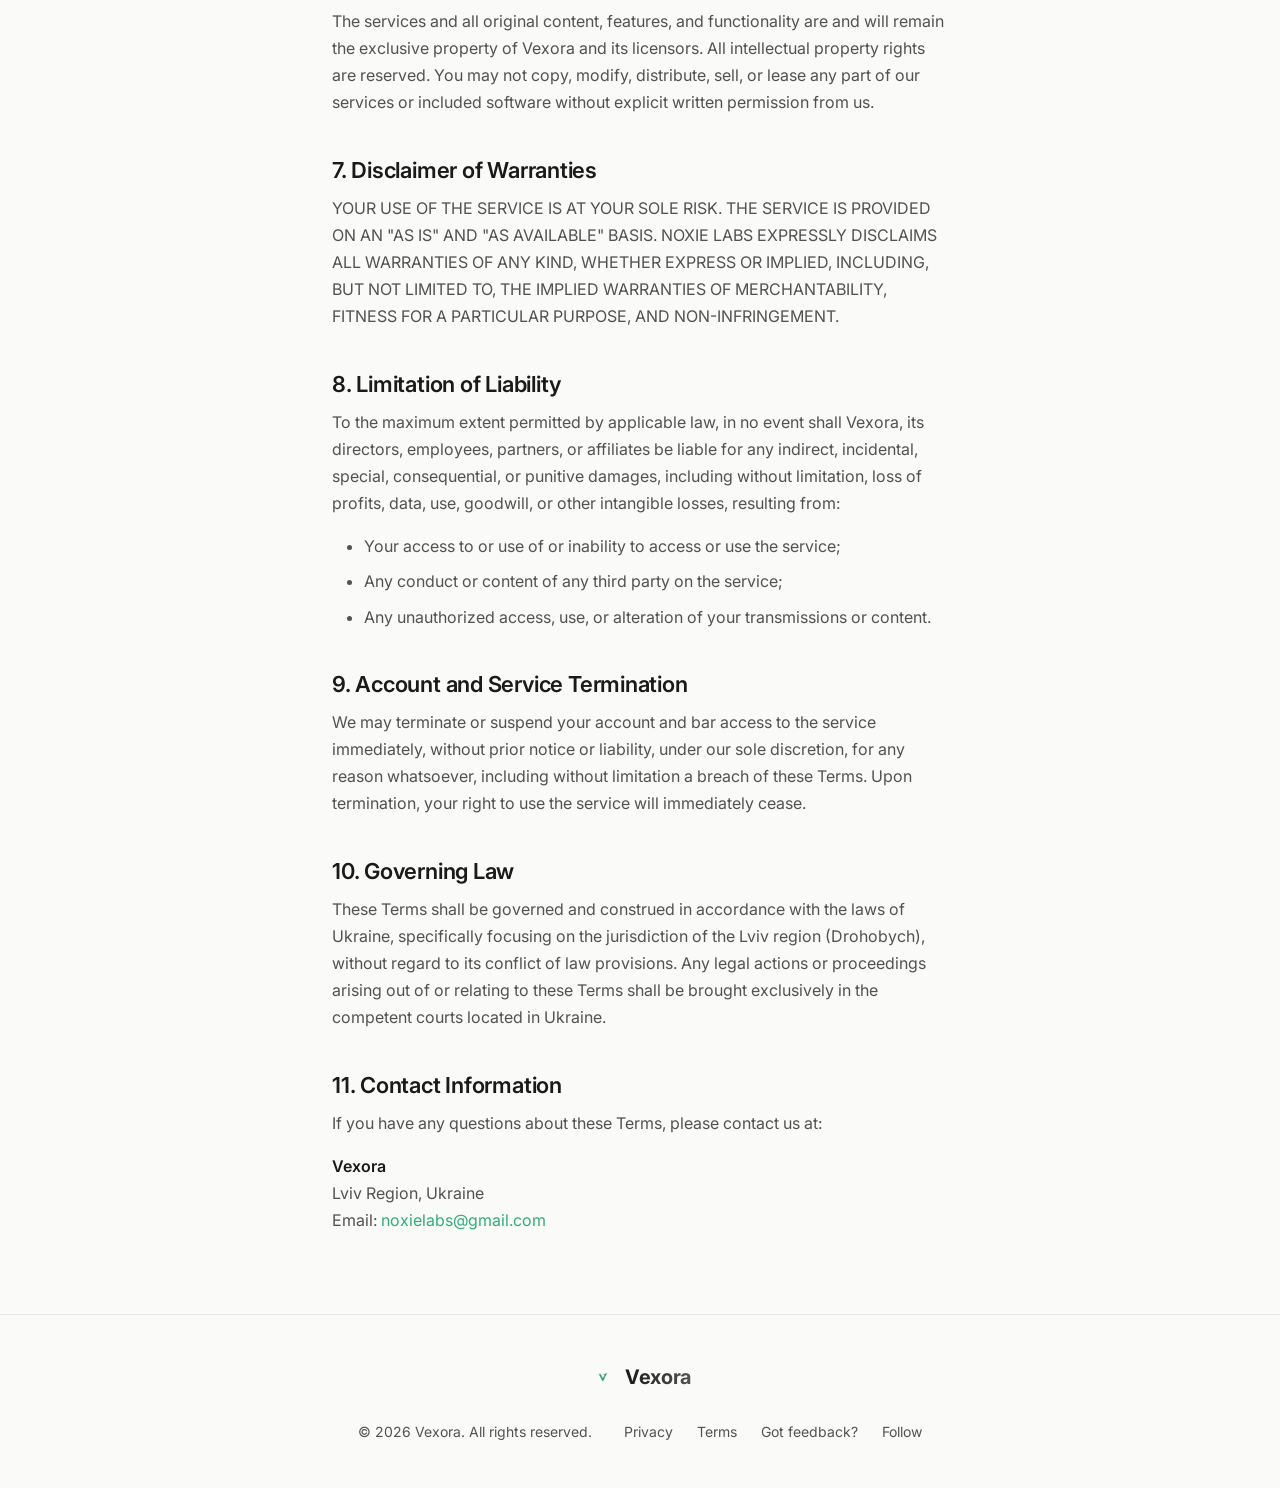
<file: vexora/pages/terms.html>
<!DOCTYPE html>
<html lang="en" data-theme="dark">
<head>
  <meta charset="UTF-8">
  <meta name="viewport" content="width=device-width, initial-scale=1.0">
  <title>Terms of Service | Vexora</title>
  <meta name="description" content="Vexora Terms of Service. Rules governing your use of Vexora.">
  <link rel="icon" href="data:image/svg+xml,%3Csvg xmlns='http://www.w3.org/2000/svg' viewBox='0 0 32 32'%3E%3Crect width='32' height='32' rx='8' fill='%230B0D12'/%3E%3Cpath d='M8 9l8 14 8-14' stroke='%232FAE7A' stroke-width='3' stroke-linecap='round' stroke-linejoin='round' fill='none'/%3E%3C/svg%3E">
  <link rel="preconnect" href="https://fonts.googleapis.com">
  <link rel="preconnect" href="https://fonts.gstatic.com" crossorigin>
  <link href="https://fonts.googleapis.com/css2?family=Inter:wght@400;500;600;700&display=swap" rel="stylesheet">
  <link rel="stylesheet" href="/assets/css/terms.css">
</head>
<body>
  
  <header class="header" id="header">
    <div class="header-content">
      <a href="/" class="header__logo">
        <span class="header__logo-icon-wrap">
          <img src="/assets/images/logo.png" alt="Vexora V logo" class="header__logo-icon">
        </span>
        <span class="header__logo-text">Vexora</span>
      </a>
      
      <div class="header-actions">
        <button class="theme-toggle" id="theme-toggle" aria-label="Toggle theme">
          <svg class="icon-moon" xmlns="http://www.w3.org/2000/svg" viewBox="0 0 24 24">
            <path d="M21 12.79A9 9 0 1 1 11.21 3 7 7 0 0 0 21 12.79z"></path>
          </svg>
          <svg class="icon-sun" xmlns="http://www.w3.org/2000/svg" viewBox="0 0 24 24">
            <circle cx="12" cy="12" r="5"></circle>
            <line x1="12" y1="1" x2="12" y2="3"></line>
            <line x1="12" y1="21" x2="12" y2="23"></line>
            <line x1="4.22" y1="4.22" x2="5.64" y2="5.64"></line>
            <line x1="18.36" y1="18.36" x2="19.78" y2="19.78"></line>
            <line x1="1" y1="12" x2="3" y2="12"></line>
            <line x1="21" y1="12" x2="23" y2="12"></line>
            <line x1="4.22" y1="19.78" x2="5.64" y2="18.36"></line>
            <line x1="18.36" y1="5.64" x2="19.78" y2="4.22"></line>
          </svg>
        </button>
      </div>
    </div>
  </header>

  <main class="main-content">
    <article class="legal-container">
      <h1>Terms of Service</h1>
      <div class="effective-date"><strong>Effective Date:</strong> August 9, 2026</div>

      <p>Welcome to Vexora. By accessing or using our website and services, you agree to be bound by these Terms of Service ("Terms"). If you do not agree to these Terms, you may not access or use our services.</p>

      <h2>1. Product Development Status and Pre-Orders</h2>
      <p>Vexora is currently in active development. Purchases made before the official launch are pre-orders: you are securing access at founding-member pricing to a product that is not yet fully built. We will make reasonable efforts to deliver the features described on our website within the estimated timeframe communicated at the time of purchase, but delivery dates are estimates, not guarantees, and features may change during development.</p>

      <h2>2. Refunds and Cancellations</h2>
      <p>If you pre-ordered and the product has not yet launched, you are entitled to a full refund at any time before launch, no questions asked | simply contact us at <a href="mailto:noxielabs@gmail.com">noxielabs@gmail.com</a>. Once the product has launched and been delivered to you, refund requests are handled on a case-by-case basis; contact us and we will do our best to find a fair resolution.</p>

      <h2>3. Eligibility and Age Requirements</h2>
      <p>Our services are not directed at children under the age of 13 (or the applicable minimum age in your jurisdiction). By using our services, you confirm that you meet this minimum age requirement, or that you have obtained the consent of a parent or legal guardian.</p>

      <h2>4. AI-Generated Content Disclaimer</h2>
      <p>Translations, extracted text, and AI Assist responses are generated using automated AI systems and on-device OCR. While we aim for accuracy, this content may occasionally contain errors, omissions, or inaccuracies. You should not rely on AI-generated output for critical, legal, medical, financial, or safety-related decisions.</p>

      <h2>5. Acceptable Use</h2>
      <p>You agree to use our services only for lawful purposes and in accordance with these Terms. You strictly agree not to:</p>
      <ul>
        <li>Use the service in any way that violates any applicable local, national, or international law or regulation.</li>
        <li>Engage in any unauthorized scraping, data mining, or extraction activities.</li>
        <li>Transmit any malicious code, viruses, or harmful software.</li>
        <li>Attempt to gain unauthorized access to our systems, user accounts, or networks.</li>
      </ul>

      <h2>6. Intellectual Property Rights</h2>
      <p>The services and all original content, features, and functionality are and will remain the exclusive property of Vexora and its licensors. All intellectual property rights are reserved. You may not copy, modify, distribute, sell, or lease any part of our services or included software without explicit written permission from us.</p>

      <h2>7. Disclaimer of Warranties</h2>
      <p>YOUR USE OF THE SERVICE IS AT YOUR SOLE RISK. THE SERVICE IS PROVIDED ON AN "AS IS" AND "AS AVAILABLE" BASIS. NOXIE LABS EXPRESSLY DISCLAIMS ALL WARRANTIES OF ANY KIND, WHETHER EXPRESS OR IMPLIED, INCLUDING, BUT NOT LIMITED TO, THE IMPLIED WARRANTIES OF MERCHANTABILITY, FITNESS FOR A PARTICULAR PURPOSE, AND NON-INFRINGEMENT.</p>

      <h2>8. Limitation of Liability</h2>
      <p>To the maximum extent permitted by applicable law, in no event shall Vexora, its directors, employees, partners, or affiliates be liable for any indirect, incidental, special, consequential, or punitive damages, including without limitation, loss of profits, data, use, goodwill, or other intangible losses, resulting from:</p>
      <ul>
        <li>Your access to or use of or inability to access or use the service;</li>
        <li>Any conduct or content of any third party on the service;</li>
        <li>Any unauthorized access, use, or alteration of your transmissions or content.</li>
      </ul>

      <h2>9. Account and Service Termination</h2>
      <p>We may terminate or suspend your account and bar access to the service immediately, without prior notice or liability, under our sole discretion, for any reason whatsoever, including without limitation a breach of these Terms. Upon termination, your right to use the service will immediately cease.</p>

      <h2>10. Governing Law</h2>
      <p>These Terms shall be governed and construed in accordance with the laws of Ukraine, specifically focusing on the jurisdiction of the Lviv region (Drohobych), without regard to its conflict of law provisions. Any legal actions or proceedings arising out of or relating to these Terms shall be brought exclusively in the competent courts located in Ukraine.</p>

      <h2>11. Contact Information</h2>
      <p>If you have any questions about these Terms, please contact us at:</p>
      <p>
        <strong>Vexora</strong><br>
        Lviv Region, Ukraine<br>
        Email: <a href="mailto:noxielabs@gmail.com">noxielabs@gmail.com</a>
      </p>
    </article>
  </main>

  <footer class="footer">
    <div class="footer-content">
      <div class="footer-top">
        <a href="/" class="logo">
          <img src="/assets/images/logo.png" alt="Vexora logo" style="width: 28px; height: 28px; object-fit: contain;">
          <span class="logo-text">Vexora</span>
        </a>
      </div>
      <div class="footer-bottom">
        <div>&copy; 2026 Vexora. All rights reserved.</div>
        <div class="footer-links">
          <a href="/pages/privacy" class="footer-link">Privacy</a>
          <a href="/pages/terms" class="footer-link">Terms</a>
          <a href="https://tally.so/r/rjQXMv" class="footer-link" target="_blank" rel="noopener">Got feedback?</a>
          <div class="follow-trigger">
            <span class="footer-link">Follow</span>
            <div class="follow-popup">
              <a href="https://x.com/noxielabs" class="popup-link" target="_blank" rel="noopener">
                <svg viewBox="0 0 24 24"><path d="M23.953 4.57a10 10 0 01-2.825.775 4.958 4.958 0 002.163-2.723 10.054 10.054 0 01-3.127 1.195 4.92 4.92 0 00-8.384 4.482C7.69 8.095 4.067 6.13 1.64 3.162a4.822 4.822 0 00-.666 2.475c0 1.71.87 3.213 2.188 4.096a4.904 4.904 0 01-2.228-.616v.06a4.923 4.923 0 003.946 4.827 4.996 4.996 0 01-2.212.085 4.936 4.936 0 004.604 3.417 9.867 9.867 0 01-6.102 2.105c-.39 0-.779-.023-1.17-.067a13.995 13.995 0 007.557 2.209c9.053 0 13.998-7.496 13.998-13.985 0-.21 0-.42-.015-.63A9.935 9.935 0 0024 4.59z"/></svg>
                Twitter (X)
              </a>
              <a href="https://t.me/noxielabs" class="popup-link" target="_blank" rel="noopener">
                <svg viewBox="0 0 24 24"><path d="M12 2C6.48 2 2 6.48 2 12s4.48 10 10 10 10-4.48 10-10S17.52 2 12 2zm4.64 6.8c-.15 1.58-.8 5.42-1.13 7.19-.14.75-.42 1-.68 1.03-.58.05-1.02-.38-1.58-.75-.88-.58-1.38-.94-2.23-1.5-.99-.65-.35-1.01.22-1.59.15-.15 2.71-2.48 2.76-2.69.01-.03.01-.14-.07-.19-.08-.05-.19-.02-.27 0-.11.03-1.84 1.18-5.18 3.44-.49.33-.94.5-1.35.49-.45-.01-1.3-.25-1.94-.46-.78-.26-1.4-.4-1.35-.85.03-.23.32-.47.88-.71 3.44-1.5 5.73-2.49 6.87-2.96 3.26-1.36 3.94-1.6 4.38-1.6.1 0 .31.02.43.1.1.07.13.15.15.24 0 .04.01.12.01.2z"/></svg>
                Telegram
              </a>
            </div>
          </div>
        </div>
      </div>
    </div>
  </footer>

  <script>
    const themeToggle = document.getElementById('theme-toggle');
    const getStoredTheme = () => localStorage.getItem('vexora-theme');
    const setStoredTheme = theme => localStorage.setItem('vexora-theme', theme);
    
    const getPreferredTheme = () => {
      const storedTheme = getStoredTheme();
      if (storedTheme) {
        return storedTheme;
      }
      return window.matchMedia('(prefers-color-scheme: light)').matches ? 'light' : 'dark';
    };
    
    const setTheme = theme => {
      document.documentElement.setAttribute('data-theme', theme);
    };
    
    setTheme(getPreferredTheme());
    
    themeToggle.addEventListener('click', () => {
      const currentTheme = document.documentElement.getAttribute('data-theme');
      const newTheme = currentTheme === 'dark' ? 'light' : 'dark';
      
      setTheme(newTheme);
      setStoredTheme(newTheme);
    });

    const header = document.getElementById('header');
    window.addEventListener('scroll', () => {
      if (window.scrollY > 10) {
        header.classList.add('scrolled');
      } else {
        header.classList.remove('scrolled');
      }
    });
  </script>
</body>
</html>
</file>
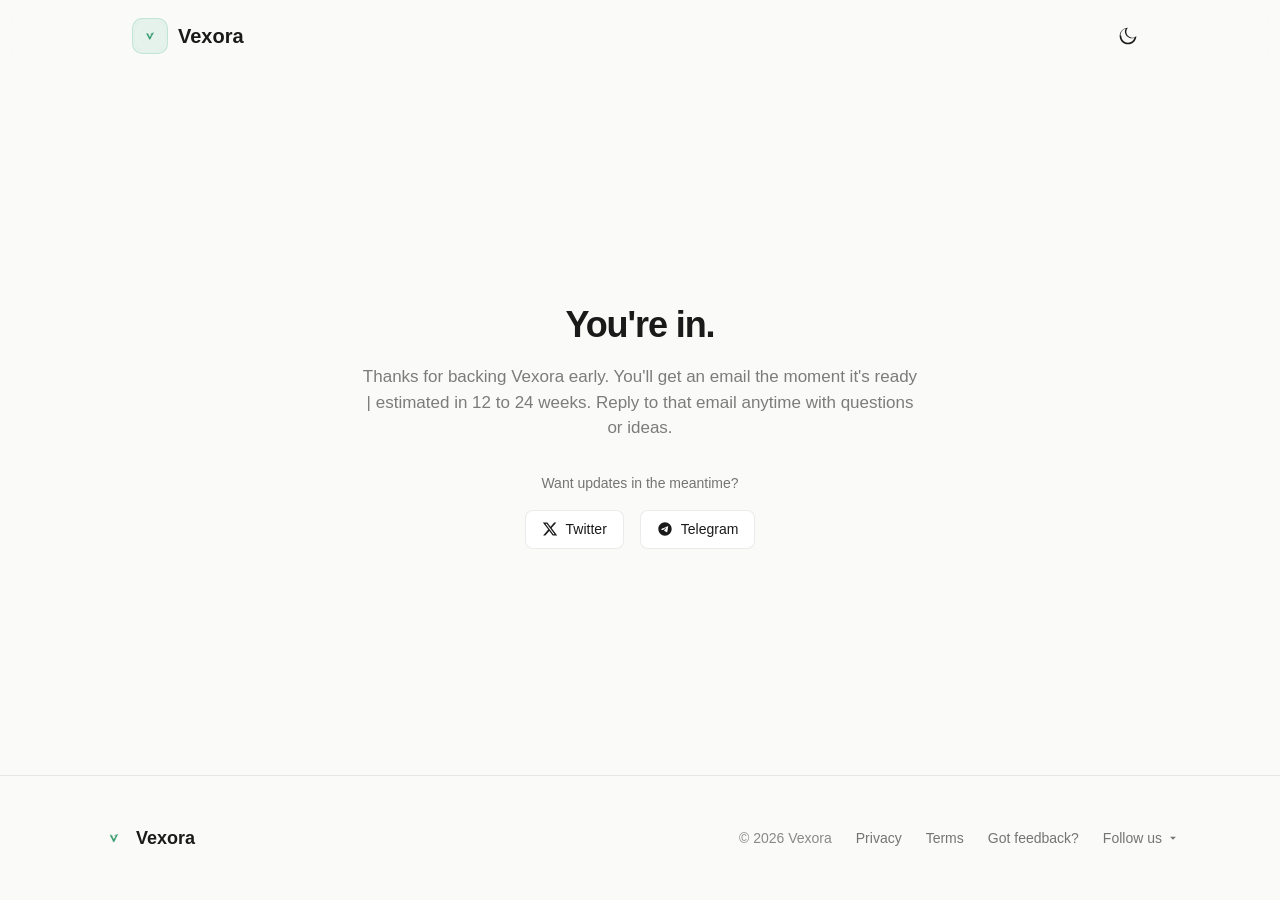
<file: vexora/pages/thank-you.html>
<!DOCTYPE html>
<html lang="en" data-theme="dark">
<head>
    <meta charset="UTF-8">
    <meta name="viewport" content="width=device-width, initial-scale=1.0">
    <title>You're in | Vexora</title>
    <meta name="description" content="Thanks for backing Vexora early.">
    <link rel="icon" href="data:image/svg+xml,%3Csvg xmlns='http://www.w3.org/2000/svg' viewBox='0 0 32 32'%3E%3Crect width='32' height='32' rx='8' fill='%230B0D12'/%3E%3Cpath d='M8 9l8 14 8-14' stroke='%232FAE7A' stroke-width='3' stroke-linecap='round' stroke-linejoin='round' fill='none'/%3E%3C/svg%3E">
    <link rel="stylesheet" href="/assets/css/thank-you.css">
    <script>
        // Init theme
        const savedTheme = localStorage.getItem('vexora-theme') || 'dark';
        document.documentElement.setAttribute('data-theme', savedTheme);
    </script>
</head>
<body>
    <header>
        <div class="header-content">
            <a href="/" class="header__logo">
                <span class="header__logo-icon-wrap">
                    <img src="/assets/images/logo.png" alt="Vexora V logo" class="header__logo-icon">
                </span>
                <span class="header__logo-text">Vexora</span>
            </a>
            <div class="header-actions">
                <button class="theme-toggle" aria-label="Toggle theme">
                    <svg class="icon-sun" viewBox="0 0 24 24" xmlns="http://www.w3.org/2000/svg">
                        <path d="M12 18C8.68629 18 6 15.3137 6 12C6 8.68629 8.68629 6 12 6C15.3137 6 18 8.68629 18 12C18 15.3137 15.3137 18 12 18ZM12 16C14.2091 16 16 14.2091 16 12C16 9.79086 14.2091 8 12 8C9.79086 8 8 9.79086 8 12C8 14.2091 9.79086 16 12 16ZM11 1H13V4H11V1ZM11 20H13V23H11V20ZM3.51472 4.92893L4.92893 3.51472L7.05025 5.63604L5.63604 7.05025L3.51472 4.92893ZM16.9497 18.364L18.364 16.9497L20.4853 19.0711L19.0711 20.4853L16.9497 18.364ZM19.0711 3.51472L20.4853 4.92893L18.364 7.05025L16.9497 5.63604L19.0711 3.51472ZM5.63604 16.9497L7.05025 18.364L4.92893 20.4853L3.51472 19.0711L5.63604 16.9497ZM23 11V13H20V11H23ZM4 11V13H1V11H4Z"/>
                    </svg>
                    <svg class="icon-moon" viewBox="0 0 24 24" xmlns="http://www.w3.org/2000/svg">
                        <path d="M10 7C10 10.866 13.134 14 17 14C18.9584 14 20.729 13.1957 21.9995 11.8966C22 11.9309 22 11.9652 22 11.9995C22 17.5224 17.5228 21.9995 12 21.9995C6.47715 21.9995 2 17.5224 2 11.9995C2 6.47672 6.47715 1.99951 12 1.99951C12.0343 1.99951 12.0686 1.99951 12.1029 2.00003C10.8038 3.27055 10 5.04108 10 7ZM4 11.9995C4 16.4178 7.58172 19.9995 12 19.9995C15.8166 19.9995 19.0089 17.3243 19.8277 13.7381C18.9765 14.394 17.9056 14.7779 16.75 14.7779C12.0556 14.7779 8.25 10.9723 8.25 6.27795C8.25 5.12239 8.63391 4.05146 9.28975 3.2003C5.70355 4.01912 3.0284 7.21141 3.0284 11.0279L4 11.9995Z"/>
                    </svg>
                </button>
            </div>
        </div>
    </header>

    <main>
        <div class="container">
            <h1>You're in.</h1>
            <p class="subtitle">Thanks for backing Vexora early. You'll get an email the moment it's ready | estimated in 12 to 24 weeks. Reply to that email anytime with questions or ideas.</p>
            
            <div class="updates-block">
                <p class="updates-text">Want updates in the meantime?</p>
                <div class="social-links">
                    <a href="https://x.com/noxielabs" class="social-link" target="_blank" rel="noopener">
                        <svg viewBox="0 0 24 24" xmlns="http://www.w3.org/2000/svg">
                            <path d="M18.244 2.25h3.308l-7.227 8.26 8.502 11.24H16.17l-5.214-6.817L4.99 21.75H1.68l7.73-8.835L1.254 2.25H8.08l4.713 6.231zm-1.161 17.52h1.833L7.084 4.126H5.117z"/>
                        </svg>
                        Twitter
                    </a>
                    <a href="https://t.me/noxielabs" class="social-link" target="_blank" rel="noopener">
                        <svg viewBox="0 0 24 24" xmlns="http://www.w3.org/2000/svg">
                            <path d="M12 2C6.48 2 2 6.48 2 12s4.48 10 10 10 10-4.48 10-10S17.52 2 12 2zm4.64 6.8c-.15 1.58-.8 5.42-1.13 7.19-.14.75-.42 1-.68 1.03-.58.05-1.02-.38-1.58-.75-.88-.58-1.38-.94-2.23-1.5-.99-.65-.35-1.01.22-1.59.15-.15 2.71-2.48 2.76-2.69.01-.03.01-.14-.06-.2-.06-.05-.14-.03-.21-.02-.09.02-1.46.93-4.13 2.73-.39.27-.74.4-1.06.39-.35-.01-1.02-.2-1.52-.36-.61-.2-1.09-.31-1.05-.66.02-.18.27-.36.75-.55 2.94-1.28 4.9-2.12 5.88-2.53 2.79-1.16 3.37-1.36 3.75-1.36.08 0 .27.02.39.12.1.08.13.19.14.27-.01.06.01.24 0 .34z"/>
                        </svg>
                        Telegram
                    </a>
                </div>
            </div>
        </div>
    </main>

    <footer>
        <div class="footer-content">
            <div class="footer-brand">
                <img src="/assets/images/logo.png" alt="Vexora logo" style="width: 28px; height: 28px; object-fit: contain;">
                Vexora
            </div>
            <div class="footer-links">
                <span class="copyright">© 2026 Vexora</span>
                <a href="/pages/privacy">Privacy</a>
                <a href="/pages/terms">Terms</a>
                <a href="https://tally.so/r/rjQXMv" target="_blank" rel="noopener">Got feedback?</a>
                <div class="follow-container">
                    <button class="follow-trigger">
                        Follow us
                        <svg viewBox="0 0 24 24"><path d="M7 10l5 5 5-5z"/></svg>
                    </button>
                    <div class="follow-popup">
                        <a href="https://x.com/noxielabs" target="_blank" rel="noopener">
                            <svg viewBox="0 0 24 24" xmlns="http://www.w3.org/2000/svg">
                                <path d="M18.244 2.25h3.308l-7.227 8.26 8.502 11.24H16.17l-5.214-6.817L4.99 21.75H1.68l7.73-8.835L1.254 2.25H8.08l4.713 6.231zm-1.161 17.52h1.833L7.084 4.126H5.117z"/>
                            </svg>
                            Twitter
                        </a>
                        <a href="https://t.me/noxielabs" target="_blank" rel="noopener">
                            <svg viewBox="0 0 24 24" xmlns="http://www.w3.org/2000/svg">
                                <path d="M12 2C6.48 2 2 6.48 2 12s4.48 10 10 10 10-4.48 10-10S17.52 2 12 2zm4.64 6.8c-.15 1.58-.8 5.42-1.13 7.19-.14.75-.42 1-.68 1.03-.58.05-1.02-.38-1.58-.75-.88-.58-1.38-.94-2.23-1.5-.99-.65-.35-1.01.22-1.59.15-.15 2.71-2.48 2.76-2.69.01-.03.01-.14-.06-.2-.06-.05-.14-.03-.21-.02-.09.02-1.46.93-4.13 2.73-.39.27-.74.4-1.06.39-.35-.01-1.02-.2-1.52-.36-.61-.2-1.09-.31-1.05-.66.02-.18.27-.36.75-.55 2.94-1.28 4.9-2.12 5.88-2.53 2.79-1.16 3.37-1.36 3.75-1.36.08 0 .27.02.39.12.1.08.13.19.14.27-.01.06.01.24 0 .34z"/>
                            </svg>
                            Telegram
                        </a>
                    </div>
                </div>
            </div>
        </div>
    </footer>

    <script>
        // Theme toggling
        const themeToggle = document.querySelector('.theme-toggle');
        themeToggle.addEventListener('click', () => {
            const currentTheme = document.documentElement.getAttribute('data-theme');
            const newTheme = currentTheme === 'dark' ? 'light' : 'dark';
            document.documentElement.setAttribute('data-theme', newTheme);
            localStorage.setItem('vexora-theme', newTheme);
        });

        // Header scroll effect
        const header = document.querySelector('header');
        window.addEventListener('scroll', () => {
            if (window.scrollY > 10) {
                header.style.backgroundColor = 'var(--header-bg-scrolled)';
                header.style.boxShadow = '0 1px 2px var(--surface-border)';
            } else {
                header.style.backgroundColor = 'var(--header-bg)';
                header.style.boxShadow = 'none';
            }
        });

        // Follow popup logic
        const followContainer = document.querySelector('.follow-container');
        const followTrigger = document.querySelector('.follow-trigger');
        
        followTrigger.addEventListener('click', (e) => {
            e.stopPropagation();
            const isActive = followContainer.getAttribute('data-active') === 'true';
            followContainer.setAttribute('data-active', !isActive);
        });

        document.addEventListener('click', (e) => {
            if (!followContainer.contains(e.target)) {
                followContainer.setAttribute('data-active', 'false');
            }
        });
    </script>
</body>
</html>
</file>
<file: assets/css/main.css>
/* =============================================
   DESIGN TOKENS — from design-brief.md
   ============================================= */

:root {
  /* Typography */
  --font-family: 'Inter', -apple-system, BlinkMacSystemFont, 'Segoe UI', Roboto, sans-serif;

  /* Accent colours (shared across themes) */
  --color-green: #2FAE7A;
  --color-green-hover: #28996c;
  --color-violet: #6D5DFC;
  --color-blue: #4F8EF7;
  --color-orange: #F0975A;

  /* Spacing scale */
  --space-xs: 4px;
  --space-sm: 8px;
  --space-md: 16px;
  --space-lg: 24px;
  --space-xl: 32px;
  --space-2xl: 48px;
  --space-3xl: 64px;
  --space-4xl: 80px;
  --space-5xl: 100px;

  /* Border radius */
  --radius-sm: 6px;
  --radius-md: 8px;
  --radius-lg: 12px;
  --radius-xl: 16px;
  --radius-2xl: 20px;
  --radius-full: 9999px;

  /* Layout */
  --header-height: 72px;
  --content-max-width: 1080px;
  --content-narrow: 800px;
  --content-narrowest: 680px;

  /* Transitions */
  --transition-fast: 150ms ease;
  --transition-base: 250ms ease;
  --transition-slow: 400ms ease;
}

/* ----- DARK THEME (default) ----- */
[data-theme="dark"] {
  --bg-primary: #0B0D12;
  --bg-secondary: #0E1016;
  --surface: #15171F;
  --surface-hover: #1A1D26;
  --surface-border: rgba(255, 255, 255, 0.06);

  --text-primary: #F0F0F0;
  --text-secondary: rgba(240, 240, 240, 0.75);
  --text-tertiary: rgba(240, 240, 240, 0.6);
  --text-muted: rgba(240, 240, 240, 0.5);
  --text-faint: rgba(240, 240, 240, 0.4);

  --header-bg: rgba(11, 13, 18, 0.7);
  --header-bg-scrolled: rgba(11, 13, 18, 0.95);
  --toggle-hover: rgba(255, 255, 255, 0.06);

  --footer-border: rgba(255, 255, 255, 0.06);

  --btn-primary-bg: var(--color-green);
  --btn-primary-text: #ffffff;
  --btn-secondary-border: rgba(255, 255, 255, 0.15);
  --btn-secondary-text: var(--text-primary);
}

/* ----- LIGHT THEME ----- */
[data-theme="light"] {
  --bg-primary: #FAFAF8;
  --bg-secondary: #F7F7F5;
  --surface: #FFFFFF;
  --surface-hover: #F5F5F3;
  --surface-border: rgba(0, 0, 0, 0.08);

  --text-primary: #1A1A1A;
  --text-secondary: rgba(26, 26, 26, 0.75);
  --text-tertiary: rgba(26, 26, 26, 0.6);
  --text-muted: rgba(26, 26, 26, 0.5);
  --text-faint: rgba(26, 26, 26, 0.4);

  --header-bg: rgba(250, 250, 248, 0.7);
  --header-bg-scrolled: rgba(250, 250, 248, 0.95);
  --toggle-hover: rgba(0, 0, 0, 0.04);

  --footer-border: rgba(0, 0, 0, 0.08);

  --btn-primary-bg: var(--color-green);
  --btn-primary-text: #ffffff;
  --btn-secondary-border: rgba(0, 0, 0, 0.15);
  --btn-secondary-text: var(--text-primary);
}

/* =============================================
   RESET & BASE
   ============================================= */

*, *::before, *::after {
  margin: 0;
  padding: 0;
  box-sizing: border-box;
}

html {
  scroll-behavior: smooth;
  -webkit-font-smoothing: antialiased;
  -moz-osx-font-smoothing: grayscale;
}

body {
  font-family: var(--font-family);
  font-size: 16px;
  line-height: 1.6;
  color: var(--text-primary);
  background-color: var(--bg-primary);
  transition: background-color var(--transition-base), color var(--transition-base);
  overflow-x: hidden;
}

/* =============================================
   LAYOUT GRID
   ============================================= */

.container {
  width: 100%;
  max-width: var(--content-max-width);
  margin: 0 auto;
  padding: 0 var(--space-xl);
}

.container--narrow {
  max-width: var(--content-narrow);
}

.container--narrowest {
  max-width: var(--content-narrowest);
}

.container--cta {
  max-width: 600px;
}

/* =============================================
   HEADER
   ============================================= */

.header {
  position: fixed;
  top: 0;
  left: 0;
  right: 0;
  z-index: 1000;
  height: var(--header-height);
  padding: 0 var(--space-xl);
  display: flex;
  align-items: center;
  justify-content: space-between;
  background: var(--header-bg);
  backdrop-filter: blur(16px);
  -webkit-backdrop-filter: blur(16px);
  border-bottom: 1px solid var(--surface-border);
  transition: background var(--transition-base);
}

.header.scrolled {
  background: var(--header-bg-scrolled);
}

.header__logo {
  display: inline-flex;
  align-items: center;
  gap: 10px;
  text-decoration: none;
  color: var(--text-primary);
}

.header__logo-icon-wrap {
  display: flex;
  align-items: center;
  justify-content: center;
  width: 36px;
  height: 36px;
  border-radius: 10px;
  background: rgba(47, 174, 122, 0.12);
  backdrop-filter: blur(12px);
  -webkit-backdrop-filter: blur(12px);
  border: 1px solid rgba(47, 174, 122, 0.18);
  overflow: hidden;
  transition: background var(--transition-base), border-color var(--transition-base), transform var(--transition-base);
}

.header__logo:hover .header__logo-icon-wrap {
  background: rgba(47, 174, 122, 0.18);
  border-color: rgba(47, 174, 122, 0.3);
  transform: scale(1.05);
}

.header__logo-icon {
  width: 100%;
  height: 100%;
  padding: 4px;
  box-sizing: border-box;
  object-fit: contain;
}

.header__logo-text {
  font-size: 20px;
  font-weight: 600;
  color: var(--text-primary);
  transition: color var(--transition-base);
}

[data-theme="light"] .header__logo-icon-wrap {
  background: rgba(47, 174, 122, 0.1);
  border-color: rgba(47, 174, 122, 0.2);
}

.header__right {
  display: flex;
  align-items: center;
  gap: var(--space-md);
}

/* Theme toggle button */
.theme-toggle {
  display: flex;
  align-items: center;
  justify-content: center;
  width: 40px;
  height: 40px;
  border: none;
  border-radius: var(--radius-md);
  background: transparent;
  color: var(--text-primary);
  cursor: pointer;
  padding: var(--space-sm);
  transition: background var(--transition-fast);
}

.theme-toggle:hover {
  background: var(--toggle-hover);
}

.theme-toggle svg {
  width: 20px;
  height: 20px;
  transition: transform var(--transition-base);
}

.theme-toggle:hover svg {
  transform: rotate(15deg);
}

/* Sun icon hidden in dark, moon hidden in light */
[data-theme="dark"] .theme-toggle__sun { display: none; }
[data-theme="dark"] .theme-toggle__moon { display: block; }
[data-theme="light"] .theme-toggle__sun { display: block; }
[data-theme="light"] .theme-toggle__moon { display: none; }

/* Header CTA */
.header__cta {
  padding: 10px 20px;
  border-radius: var(--radius-md);
  background: var(--btn-primary-bg);
  color: var(--btn-primary-text);
  font-size: 14px;
  font-weight: 600;
  text-decoration: none;
  border: none;
  cursor: pointer;
  transition: filter var(--transition-fast), transform var(--transition-fast);
  white-space: nowrap;
}

.header__cta:hover {
  filter: brightness(0.92);
  transform: translateY(-1px);
}

.header__cta:active {
  transform: translateY(0);
}

/* =============================================
   SECTIONS — SKELETON CONTAINERS
   ============================================= */

.section {
  width: 100%;
  transition: background-color var(--transition-base);
}

/* Section dev outline — remove when adding content */
.section__placeholder {
  display: flex;
  align-items: center;
  justify-content: center;
  min-height: 200px;
  border: 1px dashed var(--surface-border);
  border-radius: var(--radius-xl);
  margin: var(--space-lg) 0;
  color: var(--text-muted);
  font-size: 14px;
  font-weight: 500;
  letter-spacing: 0.5px;
  text-transform: uppercase;
}

/* =============================================
   HERO
   ============================================= */

#hero {
  position: relative;
  min-height: 100vh;
  padding-top: var(--header-height);
  display: flex;
  flex-direction: column;
  align-items: center;
  justify-content: center;
  overflow: hidden;
}

/* Geometric background shapes */
.hero__bg {
  position: absolute;
  inset: 0;
  pointer-events: none;
  z-index: 0;
  will-change: transform;
}

.hero__shape {
  position: absolute;
  border-radius: 50%;
  will-change: transform;
}

/* Shape 1 — large green circle, top-right */
.hero__shape--1 {
  width: 420px;
  height: 420px;
  top: -60px;
  right: -80px;
  background: var(--color-green);
  opacity: 0.14;
  filter: blur(60px);
}

/* Shape 2 — medium violet polygon, top-right offset */
.hero__shape--2 {
  width: 280px;
  height: 280px;
  top: 80px;
  right: 15%;
  background: var(--color-violet);
  opacity: 0.12;
  filter: blur(50px);
  border-radius: 30% 70% 70% 30% / 30% 30% 70% 70%;
}

/* Shape 3 — large green-blue, bottom-left */
.hero__shape--3 {
  width: 360px;
  height: 360px;
  bottom: -40px;
  left: -100px;
  background: var(--color-green);
  opacity: 0.16;
  filter: blur(55px);
  border-radius: 60% 40% 50% 50% / 50% 60% 40% 50%;
}

/* Shape 4 — small violet accent, bottom-left offset */
.hero__shape--4 {
  width: 200px;
  height: 200px;
  bottom: 120px;
  left: 12%;
  background: var(--color-violet);
  opacity: 0.18;
  filter: blur(45px);
}

/* Hero content */
.hero__content {
  position: relative;
  z-index: 1;
  max-width: 720px;
  text-align: center;
  display: flex;
  flex-direction: column;
  align-items: center;
  margin-top: 8vh; /* Adds breathing room below the fixed header */
}

.hero__title {
  font-size: 64px;
  font-weight: 700;
  line-height: 1.1;
  color: var(--text-primary);
  letter-spacing: -0.02em;
}

.hero__subtitle {
  font-size: 20px;
  font-weight: 400;
  line-height: 1.6;
  color: var(--text-secondary);
  max-width: 560px;
  margin-top: 20px;
}

.hero__cta-group {
  display: flex;
  align-items: center;
  gap: 16px;
  margin-top: 32px;
  flex-wrap: wrap;
  justify-content: center;
}

.hero__cta {
  display: inline-flex;
  align-items: center;
  justify-content: center;
  padding: 14px 28px;
  font-size: 16px;
  font-weight: 600;
  font-family: var(--font-family);
  color: var(--btn-primary-text);
  background: var(--btn-primary-bg);
  border: none;
  border-radius: 10px;
  cursor: pointer;
  text-decoration: none;
  transition: filter var(--transition-fast), transform var(--transition-fast), box-shadow var(--transition-fast);
}

.hero__cta:hover {
  filter: brightness(0.92);
  transform: translateY(-2px);
  box-shadow: 0 4px 16px rgba(47, 174, 122, 0.2);
}

.hero__cta:active {
  transform: translateY(0);
  box-shadow: none;
}

.hero__cta--secondary {
  background: transparent;
  color: var(--btn-secondary-text);
  border: 1px solid var(--btn-secondary-border);
}

.hero__cta--secondary:hover {
  filter: none;
  border-color: var(--color-green);
  color: var(--color-green);
  box-shadow: 0 4px 16px rgba(47, 174, 122, 0.1);
}

.hero__micro {
  margin-top: 12px;
  font-size: 13px;
  color: var(--text-muted);
}

/* =============================================
   PAIN BLOCK
   ============================================= */

#pain {
  padding: var(--space-4xl) 0;
}

.pain__grid {
  display: grid;
  grid-template-columns: repeat(3, 1fr);
  gap: var(--space-lg);
  max-width: var(--content-max-width);
}

.pain-card {
  padding: var(--space-xl);
  border-radius: var(--radius-xl);
  background: var(--surface);
  border: 1px solid var(--surface-border);
  transition: background var(--transition-base), border-color var(--transition-base), transform var(--transition-base);
}

.pain-card:hover {
  transform: translateY(-4px);
  border-color: rgba(47, 174, 122, 0.15);
}

.pain-card__icon {
  width: 32px;
  height: 32px;
  color: var(--color-green);
  opacity: 0.85;
}

.pain-card__title {
  margin-top: var(--space-md);
  font-size: 18px;
  font-weight: 600;
  color: var(--text-primary);
}

.pain-card__text {
  margin-top: var(--space-sm);
  font-size: 15px;
  line-height: 1.6;
  color: var(--text-secondary);
}

/* =============================================
   INTERACTIVE DEMO
   ============================================= */

#demo {
  padding: var(--space-4xl) 0;
}

.demo__header {
  text-align: center;
  margin-bottom: var(--space-xl);
}

.demo__title {
  font-size: 28px;
  font-weight: 600;
  color: var(--text-primary);
}

/* Pill-shaped tab group */
.demo__tabs {
  display: flex;
  justify-content: center;
  margin-bottom: var(--space-xl);
}

.demo__tab-group {
  display: inline-flex;
  gap: 4px;
  padding: 4px;
  border-radius: var(--radius-full);
  background: var(--surface);
  border: 1px solid var(--surface-border);
}

.demo__tab {
  padding: 10px 24px;
  border: none;
  border-radius: var(--radius-full);
  background: transparent;
  font-family: var(--font-family);
  font-size: 15px;
  font-weight: 500;
  color: var(--text-tertiary);
  cursor: pointer;
  transition: all var(--transition-fast);
}

.demo__tab:hover {
  color: var(--text-primary);
}

.demo__tab.active {
  background: var(--color-green);
  color: #fff;
}

/* Demo scene container */
.demo__scene-wrap {
  position: relative;
  border-radius: var(--radius-2xl);
  background: var(--surface);
  border: 1px solid var(--surface-border);
  backdrop-filter: blur(12px);
  -webkit-backdrop-filter: blur(12px);
  padding: var(--space-2xl);
  min-height: 400px;
  display: flex;
  flex-direction: column;
  align-items: center;
  justify-content: center;
  overflow: hidden;
  transition: background var(--transition-base), border-color var(--transition-base);
}

.demo__label {
  font-size: 14px;
  font-weight: 500;
  color: var(--text-muted);
  text-transform: uppercase;
  letter-spacing: 1px;
  margin-bottom: var(--space-lg);
}

/* Individual scene panels */
.demo__scene {
  display: none;
  flex-direction: column;
  align-items: center;
  width: 100%;
}

.demo__scene.active {
  display: flex;
}

/* Geometric dialogue frame */
.demo__geo-frame {
  position: relative;
  width: 100%;
  max-width: 480px;
  min-height: 200px;
  border-radius: var(--radius-lg);
  background: var(--bg-primary);
  border: 1px solid var(--surface-border);
  padding: var(--space-xl);
  display: flex;
  flex-direction: column;
  justify-content: center;
  align-items: center;
  overflow: hidden;
  transition: background var(--transition-base), border-color var(--transition-base);
}

/* Decorative geometric corner accents for frame */
.demo__geo-frame::before,
.demo__geo-frame::after {
  content: '';
  position: absolute;
  width: 60px;
  height: 60px;
  opacity: 0.08;
  border-radius: 30% 70% 50% 50%;
}

.demo__geo-frame::before {
  top: -12px;
  left: -12px;
  background: var(--color-green);
  filter: blur(8px);
}

.demo__geo-frame::after {
  bottom: -12px;
  right: -12px;
  background: var(--color-violet);
  filter: blur(8px);
}

/* --- Translate scene --- */
.translate__speaker {
  display: flex;
  align-items: center;
  gap: var(--space-sm);
  margin-bottom: var(--space-md);
  align-self: flex-start;
}

.translate__avatar {
  width: 36px;
  height: 36px;
  border-radius: 6px;
  background: linear-gradient(135deg, var(--color-violet) 0%, var(--color-blue) 100%);
  opacity: 0.7;
}

.translate__speaker-name {
  font-size: 13px;
  font-weight: 600;
  color: var(--text-tertiary);
  letter-spacing: 0.5px;
}

.translate__text-line {
  font-size: 22px;
  font-weight: 500;
  line-height: 1.5;
  color: var(--text-primary);
  text-align: left;
  width: 100%;
  min-height: 70px;
  display: flex;
  flex-wrap: wrap;
  gap: 0;
}

.translate__char {
  display: inline-block;
  transition: all 0.35s ease;
  position: relative;
}

.translate__char.morphing {
  filter: blur(4px);
  opacity: 0;
  transform: translateY(4px);
}

.translate__char.revealed {
  filter: blur(0);
  opacity: 1;
  transform: translateY(0);
}

/* --- Extract scene --- */
.extract__lines {
  display: flex;
  flex-direction: column;
  gap: 10px;
  width: 100%;
  position: relative;
}

.extract__line {
  height: 14px;
  border-radius: 4px;
  background: var(--text-muted);
  opacity: 0.15;
  transition: all 0.3s ease;
}

.extract__line:nth-child(1) { width: 90%; }
.extract__line:nth-child(2) { width: 75%; }
.extract__line:nth-child(3) { width: 85%; }
.extract__line:nth-child(4) { width: 60%; }
.extract__line:nth-child(5) { width: 70%; }
.extract__line:nth-child(6) { width: 50%; }

.extract__line.selected {
  background: var(--color-green);
  opacity: 0.35;
}

.extract__selection {
  position: absolute;
  top: 0;
  left: 0;
  right: 0;
  bottom: 0;
  border: 2px solid var(--color-green);
  border-radius: var(--radius-md);
  background: rgba(47, 174, 122, 0.06);
  opacity: 0;
  transform: scale(0.97);
  transition: opacity 0.3s ease, transform 0.3s ease;
  pointer-events: none;
}

.extract__selection.visible {
  opacity: 1;
  transform: scale(1);
}

/* Toast */
.demo__toast {
  position: absolute;
  top: var(--space-md);
  right: var(--space-md);
  display: inline-flex;
  align-items: center;
  gap: var(--space-sm);
  padding: 8px 16px;
  border-radius: var(--radius-md);
  background: var(--color-green);
  color: #fff;
  font-size: 13px;
  font-weight: 600;
  opacity: 0;
  transform: translateY(-8px);
  transition: opacity 0.3s ease, transform 0.3s ease;
  pointer-events: none;
  z-index: 2;
}

.demo__toast.visible {
  opacity: 1;
  transform: translateY(0);
}

.demo__toast svg {
  width: 14px;
  height: 14px;
}

/* --- Assist scene --- */
.assist__blocks {
  display: grid;
  grid-template-columns: repeat(3, 1fr);
  gap: 12px;
  width: 100%;
  max-width: 360px;
}

.assist__block {
  aspect-ratio: 1;
  border-radius: var(--radius-md);
  transition: all 0.5s ease;
}

.assist__block:nth-child(1) {
  background: var(--color-violet);
  opacity: 0.25;
}
.assist__block:nth-child(2) {
  background: var(--color-green);
  opacity: 0.2;
  border-radius: 50%;
}
.assist__block:nth-child(3) {
  background: var(--color-blue);
  opacity: 0.18;
}
.assist__block:nth-child(4) {
  background: var(--color-green);
  opacity: 0.15;
  border-radius: 50%;
}
.assist__block:nth-child(5) {
  background: var(--color-orange);
  opacity: 0.22;
}
.assist__block:nth-child(6) {
  background: var(--color-violet);
  opacity: 0.18;
  border-radius: 50%;
}

/* Glitch state */
.assist__block.glitched:nth-child(1) { transform: translate(8px, -6px) rotate(12deg); }
.assist__block.glitched:nth-child(2) { transform: translate(-10px, 5px) scale(0.85); }
.assist__block.glitched:nth-child(3) { transform: translate(5px, 10px) rotate(-8deg); }
.assist__block.glitched:nth-child(4) { transform: translate(-7px, -8px) rotate(15deg); }
.assist__block.glitched:nth-child(5) { transform: translate(12px, 4px) scale(1.1); }
.assist__block.glitched:nth-child(6) { transform: translate(-5px, 7px) rotate(-12deg); }

/* Fixed state */
.assist__block.fixed {
  transform: translate(0, 0) rotate(0deg) scale(1) !important;
}

@keyframes glitch-flicker {
  0%, 100% { opacity: 0.2; }
  20% { opacity: 0.35; }
  40% { opacity: 0.12; }
  60% { opacity: 0.3; }
  80% { opacity: 0.15; }
}

.assist__block.glitched {
  animation: glitch-flicker 1.2s ease-in-out infinite;
}

.assist__result {
  margin-top: var(--space-md);
  font-size: 15px;
  color: var(--color-green);
  font-weight: 500;
  opacity: 0;
  transform: translateY(8px);
  transition: opacity 0.4s ease 0.3s, transform 0.4s ease 0.3s;
}

.assist__result.visible {
  opacity: 1;
  transform: translateY(0);
}

/* Hotkey button */
.demo__hotkey {
  margin-top: var(--space-lg);
  padding: 12px 28px;
  border: 1px solid var(--surface-border);
  border-radius: var(--radius-sm);
  background: var(--surface);
  color: var(--text-primary);
  font-family: var(--font-family);
  font-size: 15px;
  font-weight: 600;
  cursor: pointer;
  box-shadow: 0 3px 0 var(--surface-border);
  transition: all var(--transition-fast);
  position: relative;
  user-select: none;
}

.demo__hotkey:hover {
  border-color: var(--color-green);
  box-shadow: 0 3px 0 var(--color-green);
}

.demo__hotkey:active {
  transform: translateY(2px);
  box-shadow: 0 1px 0 var(--surface-border);
}

.demo__hotkey .mobile-label { display: none; }
.demo__hotkey .desktop-label { display: inline; }

/* Demo caption */
.demo__caption {
  margin-top: var(--space-md);
  font-size: 14px;
  color: var(--text-tertiary);
  text-align: center;
  min-height: 20px;
  opacity: 0;
  transform: translateY(6px);
  transition: opacity 0.4s ease, transform 0.4s ease;
}

.demo__caption.visible {
  opacity: 1;
  transform: translateY(0);
}

/* --- Drag-to-select (Extract & Assist scenes) --- */
.demo__geo-frame--draggable {
  cursor: crosshair;
  user-select: none;
  -webkit-user-select: none;
  touch-action: none;
}

.demo__select-rect {
  position: absolute;
  border: 2px dashed var(--color-green);
  background: rgba(47, 174, 122, 0.08);
  border-radius: 3px;
  pointer-events: none;
  z-index: 5;
  display: none;
}

.demo__select-rect.active {
  display: block;
}

.demo__drag-hint {
  margin-top: var(--space-lg);
  display: inline-flex;
  align-items: center;
  gap: 6px;
  font-size: 14px;
  color: var(--text-muted);
  user-select: none;
  transition: opacity var(--transition-fast);
}

.demo__drag-hint .mobile-label { display: none; }
.demo__drag-hint .desktop-label { display: inline; }

.demo__drag-hint svg {
  width: 16px;
  height: 16px;
  opacity: 0.6;
}

.demo__drag-hint.hidden {
  opacity: 0;
  pointer-events: none;
}

/* =============================================
   FULL-SCREEN DEMO OVERLAY
   ============================================= */
.demo-overlay {
  position: fixed;
  inset: 0;
  z-index: 2000;
  background: var(--bg-primary);
  display: flex;
  flex-direction: column;
  opacity: 0;
  visibility: hidden;
  transition: opacity 0.45s cubic-bezier(0.4, 0, 0.2, 1), visibility 0s 0.45s;
}

.demo-overlay.open {
  opacity: 1;
  visibility: visible;
  transition: opacity 0.45s cubic-bezier(0.4, 0, 0.2, 1), visibility 0s 0s;
}

/* Overlay header bar */
.demo-overlay__bar {
  display: flex;
  align-items: center;
  justify-content: space-between;
  padding: 16px 32px;
  border-bottom: 1px solid var(--surface-border);
  flex-shrink: 0;
}

.demo-overlay__progress {
  display: flex;
  align-items: center;
  gap: 8px;
}

.demo-overlay__step {
  width: 32px;
  height: 4px;
  border-radius: 2px;
  background: var(--surface-border);
  transition: background 0.4s ease;
}

.demo-overlay__step.active {
  background: var(--color-green);
}

.demo-overlay__step.done {
  background: var(--color-green);
  opacity: 0.5;
}

.demo-overlay__level-label {
  font-size: 14px;
  font-weight: 600;
  color: var(--text-secondary);
  margin-left: 12px;
}

.demo-overlay__close {
  width: 40px;
  height: 40px;
  border-radius: var(--radius-md);
  border: 1px solid var(--surface-border);
  background: transparent;
  color: var(--text-secondary);
  cursor: pointer;
  display: flex;
  align-items: center;
  justify-content: center;
  transition: background var(--transition-fast), color var(--transition-fast), border-color var(--transition-fast);
}

.demo-overlay__close:hover {
  background: var(--surface);
  color: var(--text-primary);
  border-color: var(--text-muted);
}

.demo-overlay__close svg {
  width: 18px;
  height: 18px;
}

/* Overlay body — level container */
.demo-overlay__body {
  flex: 1;
  display: flex;
  align-items: center;
  justify-content: center;
  padding: var(--space-xl);
  overflow: hidden;
}

.demo-overlay__level {
  display: none;
  flex-direction: column;
  align-items: center;
  justify-content: center;
  width: 100%;
  max-width: 640px;
  text-align: center;
  animation: levelFadeIn 0.5s ease both;
}

.demo-overlay__level.active {
  display: flex;
}

@keyframes levelFadeIn {
  from { opacity: 0; transform: translateY(20px) scale(0.97); }
  to { opacity: 1; transform: translateY(0) scale(1); }
}

.demo-overlay__level-title {
  font-size: 14px;
  font-weight: 600;
  color: var(--color-green);
  text-transform: uppercase;
  letter-spacing: 1.5px;
  margin-bottom: var(--space-sm);
}

.demo-overlay__level-desc {
  font-size: 26px;
  font-weight: 600;
  color: var(--text-primary);
  margin-bottom: var(--space-xl);
  line-height: 1.3;
}

/* Shared demo stage (inside overlay levels) */
.demo-stage {
  position: relative;
  width: 100%;
  border-radius: var(--radius-2xl);
  background: var(--surface);
  border: 1px solid var(--surface-border);
  padding: var(--space-2xl);
  min-height: 280px;
  display: flex;
  flex-direction: column;
  align-items: center;
  justify-content: center;
  overflow: hidden;
}

/* Hotkey indicator (visual UI element) */
.demo-hotkey-indicator {
  display: inline-flex;
  align-items: center;
  gap: 6px;
  margin-top: var(--space-lg);
  padding: 10px 22px;
  border-radius: var(--radius-sm);
  background: var(--surface);
  border: 1px solid var(--surface-border);
  box-shadow: 0 3px 0 var(--surface-border);
  font-size: 14px;
  font-weight: 600;
  color: var(--text-secondary);
  cursor: pointer;
  opacity: 0;
  transform: translateY(6px);
  transition: opacity 0.3s ease, transform 0.3s ease, box-shadow 0.15s ease, border-color 0.2s ease;
}

.demo-hotkey-indicator.visible:hover {
  border-color: var(--color-green);
  box-shadow: 0 3px 0 var(--surface-border), 0 0 16px rgba(47, 174, 122, 0.2);
}

/* Demo overlay comet canvas */
.demo-overlay__comet {
  position: absolute;
  inset: 0;
  width: 100%;
  height: 100%;
  pointer-events: none;
  z-index: 3;
}

.demo-hotkey-indicator.visible {
  opacity: 1;
  transform: translateY(0);
}

.demo-hotkey-indicator.pressed {
  transform: translateY(2px);
  box-shadow: 0 1px 0 var(--surface-border);
  border-color: var(--color-green);
  color: var(--color-green);
}

.demo-hotkey-indicator kbd {
  display: inline-block;
  padding: 2px 8px;
  background: var(--bg-primary);
  border-radius: 4px;
  font-family: var(--font-family);
  font-size: 12px;
  border: 1px solid var(--surface-border);
}

/* Auto-play caption */
.demo-auto-caption {
  margin-top: var(--space-md);
  font-size: 14px;
  color: var(--text-tertiary);
  opacity: 0;
  transform: translateY(4px);
  transition: opacity 0.4s ease, transform 0.4s ease;
}

.demo-auto-caption.visible {
  opacity: 1;
  transform: translateY(0);
}

/* Level transition overlay */
.demo-overlay__transition {
  position: absolute;
  inset: 0;
  background: var(--bg-primary);
  display: flex;
  align-items: center;
  justify-content: center;
  flex-direction: column;
  gap: var(--space-md);
  opacity: 0;
  visibility: hidden;
  z-index: 5;
  transition: opacity 0.4s ease, visibility 0s 0.4s;
}

.demo-overlay__transition.active {
  opacity: 1;
  visibility: visible;
  transition: opacity 0.4s ease, visibility 0s 0s;
}

.demo-overlay__transition-text {
  font-size: 20px;
  font-weight: 600;
  color: var(--text-primary);
}

.demo-overlay__transition-sub {
  font-size: 14px;
  color: var(--text-tertiary);
}

/* Selection success animation (localized confetti burst) */
.selection-success {
  position: absolute;
  pointer-events: none;
  z-index: 10;
}

.selection-success__particle {
  position: absolute;
  border-radius: 50%;
  animation: particleBurst 0.7s ease-out forwards;
}

@keyframes particleBurst {
  0% { opacity: 1; transform: translate(0, 0) scale(1); }
  100% { opacity: 0; transform: translate(var(--tx), var(--ty)) scale(0); }
}

.magic-ripple {
  position: absolute;
  top: 50%;
  left: 50%;
  width: 300px;
  height: 300px;
  margin-top: -150px;
  margin-left: -150px;
  background: radial-gradient(circle, rgba(160, 130, 255, 0.4) 0%, rgba(160, 130, 255, 0) 70%);
  border-radius: 50%;
  transform: scale(0);
  opacity: 1;
  pointer-events: none;
  z-index: 10;
  animation: rippleExpand 1s cubic-bezier(0.25, 1, 0.5, 1) forwards;
}

@keyframes rippleExpand {
  0% { transform: scale(0); opacity: 1; }
  100% { transform: scale(4); opacity: 0; }
}

/* Finish screen */
.demo-finish {
  display: none;
  flex-direction: column;
  align-items: center;
  justify-content: center;
  width: 100%;
  height: 100%;
  max-width: 640px;
  padding: 40px;
  text-align: center;
  gap: var(--space-lg);
  animation: levelFadeIn 0.5s ease both;
}

.demo-finish.active {
  display: flex;
}

.demo-finish__icon {
  width: 64px;
  height: 64px;
  border-radius: 50%;
  background: rgba(47, 174, 122, 0.12);
  display: flex;
  align-items: center;
  justify-content: center;
  color: var(--color-green);
}

.demo-finish__icon svg {
  width: 32px;
  height: 32px;
}

.demo-finish__title {
  font-size: 28px;
  font-weight: 700;
  color: var(--text-primary);
}

.demo-finish__desc {
  font-size: 16px;
  color: var(--text-tertiary);
  max-width: 400px;
}

.demo-finish__btn {
  padding: 14px 36px;
  border-radius: var(--radius-md);
  background: var(--btn-primary-bg);
  color: var(--btn-primary-text);
  font-size: 16px;
  font-weight: 600;
  font-family: var(--font-family);
  border: none;
  cursor: pointer;
  transition: filter var(--transition-fast), transform var(--transition-fast);
}

.demo-finish__btn:hover {
  filter: brightness(0.92);
  transform: translateY(-1px);
}

/* Overlay mobile adjustments */
@media (max-width: 768px) {
  .demo-overlay__bar {
    padding: 12px 16px;
  }

  .demo-overlay__body {
    padding: var(--space-md);
  }

  .demo-overlay__level-desc {
    font-size: 20px;
  }

  .demo-stage {
    padding: var(--space-lg);
    min-height: 220px;
  }
}

/* =============================================
   HOW IT WORKS
   ============================================= */

#how-it-works {
  padding: var(--space-4xl) 0;
}

.hiw__header {
  text-align: center;
  margin-bottom: 40px;
}

.hiw__title {
  font-size: 24px;
  font-weight: 600;
  color: var(--text-primary);
}

.hiw__grid {
  display: grid;
  grid-template-columns: repeat(3, 1fr);
  gap: 40px;
  max-width: 640px;
  margin: 0 auto;
}

.hiw__step {
  display: flex;
  flex-direction: column;
  align-items: center;
  text-align: center;
}

.hiw__icon {
  width: 48px;
  height: 48px;
  color: var(--color-green);
  opacity: 0.8;
  margin-bottom: var(--space-md);
}

.hiw__label {
  font-size: 16px;
  font-weight: 600;
  color: var(--text-primary);
}

/* =============================================
   PRIVACY / TRUST
   ============================================= */

#privacy-trust {
  padding: var(--space-3xl) 0;
}

.trust__header {
  text-align: center;
  margin-bottom: var(--space-xl);
}

.trust__title {
  font-size: 28px;
  font-weight: 600;
  color: var(--text-primary);
}

.trust__grid {
  display: grid;
  grid-template-columns: repeat(3, 1fr);
  gap: var(--space-xl);
}

.trust__item {
  display: flex;
  align-items: flex-start;
  gap: var(--space-md);
}

.trust__icon {
  width: 24px;
  height: 24px;
  flex-shrink: 0;
  color: var(--color-green);
  opacity: 0.75;
  margin-top: 2px;
}

.trust__text {
  font-size: 15px;
  font-weight: 500;
  color: var(--text-secondary);
  line-height: 1.5;
}

/* =============================================
   PRICING
   ============================================= */

#pricing {
  padding: var(--space-4xl) 0;
}

.pricing__header {
  text-align: center;
  margin-bottom: var(--space-xl);
}

.pricing__title {
  font-size: 28px;
  font-weight: 600;
  color: var(--text-primary);
}

.pricing__subtitle {
  font-size: 16px;
  color: var(--text-tertiary);
  margin-top: var(--space-sm);
}

.pricing__grid {
  display: grid;
  grid-template-columns: repeat(3, 1fr);
  gap: var(--space-lg);
  align-items: start;
}

/* Individual pricing card */
.pricing-card {
  padding: var(--space-xl);
  border-radius: var(--radius-2xl);
  background: var(--surface);
  border: 1px solid var(--surface-border);
  transition: background var(--transition-base), border-color var(--transition-base);
  position: relative;
}

/* Highlighted Tier 2 */
.pricing-card--popular {
  transform: scale(1.05);
  border-color: var(--color-green);
  box-shadow: 0 0 40px rgba(47, 174, 122, 0.08);
  z-index: 1;
}

.pricing-card__badge {
  position: absolute;
  top: -12px;
  left: 50%;
  transform: translateX(-50%);
  padding: 4px 12px;
  border-radius: var(--radius-full);
  background: var(--color-green);
  color: #fff;
  font-size: 12px;
  font-weight: 700;
  text-transform: uppercase;
  letter-spacing: 0.5px;
  white-space: nowrap;
}

.pricing-card__name {
  font-size: 18px;
  font-weight: 600;
  color: var(--text-primary);
}

.pricing-card__price-row {
  display: flex;
  align-items: baseline;
  gap: var(--space-sm);
  margin-top: 12px;
}

.pricing-card__price {
  font-size: 40px;
  font-weight: 700;
  color: var(--text-primary);
  line-height: 1;
  transition: opacity 0.2s ease;
}

.pricing-card__price-label {
  font-size: 14px;
  color: var(--text-muted);
}

/* AI Credits toggle (Tier 3) */
.pricing-card__toggle-wrap {
  margin-top: 12px;
  margin-bottom: 8px;
}

.credits-toggle {
  display: inline-flex;
  padding: 3px;
  border-radius: var(--radius-full);
  background: var(--bg-primary);
  border: 1px solid var(--surface-border);
  gap: 2px;
}

.credits-toggle__opt {
  padding: 7px 14px;
  border: none;
  border-radius: var(--radius-full);
  background: transparent;
  font-family: var(--font-family);
  font-size: 13px;
  font-weight: 500;
  color: var(--text-tertiary);
  cursor: pointer;
  transition: all var(--transition-fast);
  white-space: nowrap;
}

.credits-toggle__opt:hover {
  color: var(--text-primary);
}

.credits-toggle__opt.active {
  background: var(--color-green);
  color: #fff;
}

/* Feature list */
.pricing-card__features {
  list-style: none;
  margin-top: 20px;
  display: flex;
  flex-direction: column;
  gap: 10px;
}

.pricing-card__feature {
  display: flex;
  align-items: flex-start;
  gap: var(--space-sm);
  font-size: 14px;
  color: var(--text-secondary);
  line-height: 1.5;
}

.pricing-card__check {
  width: 16px;
  height: 16px;
  flex-shrink: 0;
  color: var(--color-green);
  margin-top: 2px;
}

/* Pricing buttons */
.pricing-card__btn {
  display: block;
  width: 100%;
  margin-top: 24px;
  padding: 12px 0;
  border-radius: var(--radius-md);
  font-family: var(--font-family);
  font-size: 15px;
  font-weight: 600;
  text-align: center;
  text-decoration: none;
  cursor: pointer;
  transition: all var(--transition-fast);
}

.pricing-card__btn--primary {
  background: var(--btn-primary-bg);
  color: var(--btn-primary-text);
  border: none;
}

.pricing-card__btn--primary:hover {
  filter: brightness(0.92);
}

.pricing-card__btn--secondary {
  background: transparent;
  color: var(--btn-secondary-text);
  border: 1px solid var(--btn-secondary-border);
}

.pricing-card__btn--secondary:hover {
  border-color: var(--color-green);
  color: var(--color-green);
}

/* Pricing footer text */
.pricing__footer {
  text-align: center;
  margin-top: var(--space-xl);
}

.pricing__upgrade {
  font-size: 14px;
  color: var(--text-muted);
}

.pricing__upgrade a {
  color: var(--color-green);
  text-decoration: none;
}

.pricing__upgrade a:hover {
  text-decoration: underline;
}

.pricing__disclaimer {
  font-size: 13px;
  color: var(--text-tertiary);
  max-width: 480px;
  margin: var(--space-md) auto 0;
  line-height: 1.6;
}

/* =============================================
   FINAL CTA
   ============================================= */

#final-cta {
  padding: var(--space-5xl) 0;
}

.cta__title {
  font-size: 36px;
  font-weight: 700;
  color: var(--text-primary);
  text-align: center;
  line-height: 1.2;
}

.cta__primary {
  display: block;
  margin: var(--space-xl) auto 0;
  padding: 16px 32px;
  font-size: 18px;
  font-weight: 600;
  font-family: var(--font-family);
  color: var(--btn-primary-text);
  background: var(--btn-primary-bg);
  border: none;
  border-radius: 10px;
  cursor: pointer;
  text-decoration: none;
  text-align: center;
  transition: filter var(--transition-fast), transform var(--transition-fast);
}

.cta__primary:hover {
  filter: brightness(0.92);
  transform: translateY(-1px);
}

/* "or" divider */
.cta__divider {
  display: flex;
  align-items: center;
  gap: var(--space-md);
  margin: 20px 0;
}

.cta__divider::before,
.cta__divider::after {
  content: '';
  flex: 1;
  height: 1px;
  background: var(--surface-border);
}

.cta__divider span {
  font-size: 14px;
  color: var(--text-faint);
}

/* Email form */
.cta__email-form {
  display: flex;
  gap: var(--space-sm);
  max-width: 420px;
  margin: 0 auto;
}

.cta__email-input {
  flex: 1;
  padding: 12px 16px;
  border: 1px solid var(--btn-secondary-border);
  border-radius: var(--radius-md);
  background: transparent;
  color: var(--text-primary);
  font-family: var(--font-family);
  font-size: 15px;
  outline: none;
  transition: border-color var(--transition-fast);
}

.cta__email-input::placeholder {
  color: var(--text-muted);
}

.cta__email-input:focus {
  border-color: var(--color-green);
}

.cta__email-btn {
  padding: 12px 20px;
  border: 1px solid var(--btn-secondary-border);
  border-radius: var(--radius-md);
  background: transparent;
  color: var(--btn-secondary-text);
  font-family: var(--font-family);
  font-size: 15px;
  font-weight: 600;
  cursor: pointer;
  white-space: nowrap;
  transition: all var(--transition-fast);
}

.cta__email-btn:hover {
  border-color: var(--color-green);
  color: var(--color-green);
}

.cta__email-hint {
  text-align: center;
  font-size: 13px;
  color: var(--text-muted);
  margin-top: 12px;
}

/* Inline confirmation replaces form */
.cta__email-success {
  text-align: center;
  font-size: 14px;
  color: var(--text-secondary);
  padding: 12px 0;
}

.cta__preorder-note {
  text-align: center;
  font-size: 12px;
  color: var(--text-faint);
  max-width: 400px;
  margin: var(--space-xl) auto 0;
  line-height: 1.6;
}

/* =============================================
   FOOTER
   ============================================= */

.footer {
  padding: var(--space-2xl) 0;
  border-top: 1px solid var(--footer-border);
  transition: border-color var(--transition-base);
}

.footer__inner {
  max-width: var(--content-max-width);
  margin: 0 auto;
  padding: 0 var(--space-xl);
}

.footer__brand {
  font-size: 18px;
  font-weight: 600;
  color: var(--text-primary);
  opacity: 0.9;
}

.footer__links {
  display: flex;
  align-items: center;
  flex-wrap: wrap;
  gap: var(--space-lg);
  margin-top: var(--space-md);
  font-size: 14px;
}

.footer__copy {
  color: var(--text-tertiary);
}

.footer__link {
  color: var(--text-tertiary);
  text-decoration: none;
  transition: opacity var(--transition-fast);
}

.footer__link:hover {
  opacity: 1;
  color: var(--text-primary);
}

/* Follow button + popup */
.footer__follow-wrap {
  position: relative;
}

.footer__follow-btn {
  display: inline-flex;
  align-items: center;
  gap: 4px;
  background: none;
  border: none;
  color: var(--text-tertiary);
  font-family: var(--font-family);
  font-size: 14px;
  cursor: pointer;
  padding: 0;
  transition: color var(--transition-fast);
}

.footer__follow-btn:hover {
  color: var(--text-primary);
}

.footer__follow-btn svg {
  width: 12px;
  height: 12px;
  transition: transform var(--transition-fast);
}

.footer__follow-btn.open svg {
  transform: rotate(180deg);
}

.footer__popup {
  position: absolute;
  bottom: calc(100% + 8px);
  left: 50%;
  transform: translateX(-50%);
  min-width: 180px;
  padding: var(--space-sm);
  border-radius: var(--radius-lg);
  background: var(--surface);
  border: 1px solid var(--surface-border);
  backdrop-filter: blur(16px);
  -webkit-backdrop-filter: blur(16px);
  box-shadow: 0 8px 32px rgba(0, 0, 0, 0.2);
  opacity: 0;
  pointer-events: none;
  transform: translateX(-50%) translateY(4px);
  transition: opacity var(--transition-fast), transform var(--transition-fast);
  z-index: 100;
}

.footer__popup.open {
  opacity: 1;
  pointer-events: auto;
  transform: translateX(-50%) translateY(0);
}

.footer__popup-link {
  display: flex;
  align-items: center;
  gap: var(--space-sm);
  padding: 8px 12px;
  border-radius: var(--radius-md);
  color: var(--text-secondary);
  text-decoration: none;
  font-size: 14px;
  transition: background var(--transition-fast);
}

.footer__popup-link:hover {
  background: var(--toggle-hover);
}

.footer__popup-link svg {
  width: 18px;
  height: 18px;
  flex-shrink: 0;
}

/* =============================================
   RESPONSIVE
   ============================================= */

@media (max-width: 768px) {
  .header {
    padding: 0 var(--space-md);
  }

  .container {
    padding: 0 var(--space-md);
  }

  #hero {
    min-height: 100vh;
  }

  .hero__title {
    font-size: 40px;
  }

  .hero__subtitle {
    font-size: 17px;
  }

  .header__cta {
    padding: 8px 16px;
    font-size: 13px;
  }

  /* Hero shapes replaced by planet system */

  /* Pain */
  .pain__grid {
    grid-template-columns: 1fr;
  }

  /* Demo */
  .demo__scene-wrap {
    padding: var(--space-lg);
    min-height: 320px;
  }

  .demo__tab {
    padding: 8px 16px;
    font-size: 14px;
  }

  .translate__text-line {
    font-size: 18px;
  }

  .demo__hotkey {
    border-radius: var(--radius-full);
    padding: 14px 32px;
    box-shadow: none;
    background: var(--color-green);
    color: #fff;
    border-color: transparent;
  }

  .demo__hotkey:hover {
    box-shadow: none;
    border-color: transparent;
  }

  .demo__hotkey:active {
    transform: scale(0.97);
    box-shadow: none;
  }

  .demo__hotkey .mobile-label { display: inline; }
  .demo__hotkey .desktop-label { display: none; }

  .demo__drag-hint .mobile-label { display: inline; }
  .demo__drag-hint .desktop-label { display: none; }

  .assist__blocks {
    max-width: 280px;
  }

  /* How it works */
  .hiw__grid {
    grid-template-columns: 1fr;
    max-width: 320px;
    gap: var(--space-xl);
  }

  /* Trust */
  .trust__grid {
    grid-template-columns: 1fr;
    gap: var(--space-lg);
  }

  /* Pricing */
  .pricing__grid {
    grid-template-columns: 1fr;
    max-width: 400px;
    margin: 0 auto;
  }

  .pricing-card--popular {
    transform: none;
  }

  .credits-toggle__opt {
    font-size: 12px;
    padding: 6px 10px;
  }

  /* Final CTA */
  .cta__title {
    font-size: 28px;
  }

  .cta__primary {
    font-size: 16px;
    padding: 14px 28px;
  }

  .cta__email-form {
    flex-direction: column;
  }

  /* Footer */
  .footer__links {
    gap: var(--space-md);
  }

  .footer__popup {
    left: auto;
    right: 0;
    transform: translateY(4px);
  }

  .footer__popup.open {
    transform: translateY(0);
  }
}
/* =============================================
   GLOBAL MICRO-INTERACTIONS
   Smooth transitions on all clickable/interactive elements
   ============================================= */

a, button, input, select, textarea {
  transition-property: color, background-color, border-color, opacity, box-shadow, transform, filter;
  transition-duration: 200ms;
  transition-timing-function: ease;
}

/* Ensure specific component transitions override gracefully */
a:active, button:active {
  transition-duration: 80ms;
}

/* =============================================
   STARRY BACKGROUND
   ============================================= */
.stars-canvas {
  position: absolute;
  inset: 0;
  pointer-events: none;
  z-index: 0;
}

/* =============================================
   3D DRUM PLANET CAROUSEL
   ============================================= */
.hero__planets-wrap {
  position: relative;
  width: 100%;
  max-width: 720px;
  aspect-ratio: 1.8;
  margin: var(--space-md) auto var(--space-sm);
  z-index: 1;
}

.hero__planets-canvas {
  width: 100%;
  height: 100%;
  cursor: grab;
  touch-action: none;
}

.hero__planets-canvas:active {
  cursor: grabbing;
}

.planet-tooltip {
  position: fixed;
  padding: 8px 18px;
  border-radius: var(--radius-md);
  background: rgba(12, 12, 20, 0.85);
  border: 1px solid rgba(255, 255, 255, 0.08);
  backdrop-filter: blur(18px);
  -webkit-backdrop-filter: blur(18px);
  color: var(--text-secondary);
  font-size: 13px;
  font-weight: 500;
  font-family: var(--font-family);
  pointer-events: none;
  opacity: 0;
  transition: opacity 180ms ease, transform 180ms ease;
  z-index: 10000;
  white-space: nowrap;
  box-shadow: 0 8px 32px rgba(0, 0, 0, 0.5);
  transform: translateY(4px);
}

.planet-tooltip.visible {
  opacity: 1;
  transform: translateY(0);
}

[data-theme="light"] .planet-tooltip {
  background: rgba(255, 255, 255, 0.9);
  border: 1px solid rgba(0, 0, 0, 0.1);
  color: var(--text-primary);
  box-shadow: 0 4px 12px rgba(0, 0, 0, 0.1);
}

/* =============================================
   COMET (SCROLL ANIMATION)
   ============================================= */
.comet-canvas {
  position: fixed;
  top: 0;
  left: 0;
  width: 100vw;
  height: 100vh;
  pointer-events: none;
  z-index: 5;
}

/* Z-index depth layering — comet hides behind content-heavy sections */
#pain, #demo, #pricing {
  position: relative;
  z-index: 10;
  background: var(--bg-primary);
}

#how-it-works, #privacy-trust {
  position: relative;
  z-index: 10;
  background: var(--bg-primary);
}

.footer {
  position: relative;
  z-index: 10;
  background: var(--bg-primary);
}

#final-cta {
  position: relative;
  z-index: 1;
  overflow: hidden;
}

/* =============================================
   RESPONSIVE — PLANET CAROUSEL
   ============================================= */
@media (max-width: 768px) {
  .hero__planets-wrap {
    max-width: 440px;
    margin: var(--space-sm) auto 0;
  }
}

@media (max-width: 480px) {
  .hero__planets-wrap {
    max-width: 340px;
  }
}
</file>
<file: assets/css/beta.css>
/* =============================================
   DESIGN TOKENS
   ============================================= */

:root {
  --font-family: 'Inter', -apple-system, BlinkMacSystemFont, 'Segoe UI', Roboto, sans-serif;
  --color-green: #2FAE7A;
  --color-green-hover: #28996c;
  --color-violet: #6D5DFC;
  --color-blue: #4F8EF7;
  --color-orange: #F0975A;

  --space-xs: 4px;
  --space-sm: 8px;
  --space-md: 16px;
  --space-lg: 24px;
  --space-xl: 32px;
  --space-2xl: 48px;
  --space-3xl: 64px;

  --radius-sm: 6px;
  --radius-md: 8px;
  --radius-lg: 12px;
  --radius-xl: 16px;
  --radius-2xl: 20px;
  --radius-full: 9999px;

  --header-height: 72px;
  --content-max-width: 1080px;

  --transition-fast: 150ms ease;
  --transition-base: 250ms ease;
  --transition-slow: 400ms ease;
}

/* ----- DARK THEME (default) ----- */
[data-theme="dark"] {
  --bg-primary: #0B0D12;
  --bg-secondary: #0E1016;
  --surface: #15171F;
  --surface-hover: #1A1D26;
  --surface-border: rgba(255, 255, 255, 0.06);

  --text-primary: #F0F0F0;
  --text-secondary: rgba(240, 240, 240, 0.75);
  --text-tertiary: rgba(240, 240, 240, 0.6);
  --text-muted: rgba(240, 240, 240, 0.5);
  --text-faint: rgba(240, 240, 240, 0.4);

  --header-bg: rgba(11, 13, 18, 0.7);
  --header-bg-scrolled: rgba(11, 13, 18, 0.95);
  --toggle-hover: rgba(255, 255, 255, 0.06);

  --footer-border: rgba(255, 255, 255, 0.06);

  --btn-primary-bg: var(--color-green);
  --btn-primary-text: #ffffff;
  --btn-secondary-border: rgba(255, 255, 255, 0.15);
  --btn-secondary-text: var(--text-primary);
}

/* ----- LIGHT THEME ----- */
[data-theme="light"] {
  --bg-primary: #FAFAF8;
  --bg-secondary: #F7F7F5;
  --surface: #FFFFFF;
  --surface-hover: #F5F5F3;
  --surface-border: rgba(0, 0, 0, 0.08);

  --text-primary: #1A1A1A;
  --text-secondary: rgba(26, 26, 26, 0.75);
  --text-tertiary: rgba(26, 26, 26, 0.6);
  --text-muted: rgba(26, 26, 26, 0.5);
  --text-faint: rgba(26, 26, 26, 0.4);

  --header-bg: rgba(250, 250, 248, 0.7);
  --header-bg-scrolled: rgba(250, 250, 248, 0.95);
  --toggle-hover: rgba(0, 0, 0, 0.04);

  --footer-border: rgba(0, 0, 0, 0.08);

  --btn-primary-bg: var(--color-green);
  --btn-primary-text: #ffffff;
  --btn-secondary-border: rgba(0, 0, 0, 0.15);
  --btn-secondary-text: var(--text-primary);
}

/* =============================================
   RESET & BASE
   ============================================= */

*, *::before, *::after {
  margin: 0;
  padding: 0;
  box-sizing: border-box;
}

html {
  scroll-behavior: smooth;
  -webkit-font-smoothing: antialiased;
  -moz-osx-font-smoothing: grayscale;
}

body {
  font-family: var(--font-family);
  font-size: 16px;
  line-height: 1.6;
  color: var(--text-primary);
  background-color: var(--bg-primary);
  transition: background-color var(--transition-base), color var(--transition-base);
  overflow-x: hidden;
}

/* =============================================
   HEADER
   ============================================= */

.header {
  position: fixed;
  top: 0;
  left: 0;
  right: 0;
  z-index: 1000;
  height: var(--header-height);
  padding: 0 var(--space-xl);
  display: flex;
  align-items: center;
  justify-content: space-between;
  background: var(--header-bg);
  backdrop-filter: blur(16px);
  -webkit-backdrop-filter: blur(16px);
  border-bottom: 1px solid var(--surface-border);
  transition: background var(--transition-base);
}

.header.scrolled {
  background: var(--header-bg-scrolled);
}

.header__logo {
  display: inline-flex;
  align-items: center;
  gap: 10px;
  text-decoration: none;
  color: var(--text-primary);
}

.header__logo-icon-wrap {
  display: flex;
  align-items: center;
  justify-content: center;
  width: 36px;
  height: 36px;
  border-radius: 10px;
  background: rgba(47, 174, 122, 0.12);
  backdrop-filter: blur(12px);
  -webkit-backdrop-filter: blur(12px);
  border: 1px solid rgba(47, 174, 122, 0.18);
  overflow: hidden;
  transition: background var(--transition-base), border-color var(--transition-base), transform var(--transition-base);
}

.header__logo:hover .header__logo-icon-wrap {
  background: rgba(47, 174, 122, 0.18);
  border-color: rgba(47, 174, 122, 0.3);
  transform: scale(1.05);
}

.header__logo-icon {
  width: 100%;
  height: 100%;
  padding: 4px;
  box-sizing: border-box;
  object-fit: contain;
}

.header__logo-text {
  font-size: 20px;
  font-weight: 600;
  color: var(--text-primary);
  transition: color var(--transition-base);
}

[data-theme="light"] .header__logo-icon-wrap {
  background: rgba(47, 174, 122, 0.1);
  border-color: rgba(47, 174, 122, 0.2);
}

.header__right {
  display: flex;
  align-items: center;
  gap: var(--space-md);
}

.theme-toggle {
  display: flex;
  align-items: center;
  justify-content: center;
  width: 40px;
  height: 40px;
  border: none;
  border-radius: var(--radius-md);
  background: transparent;
  color: var(--text-primary);
  cursor: pointer;
  padding: var(--space-sm);
  transition: background var(--transition-fast);
}

.theme-toggle:hover {
  background: var(--toggle-hover);
}

.theme-toggle svg {
  width: 20px;
  height: 20px;
  transition: transform var(--transition-base);
}

.theme-toggle:hover svg {
  transform: rotate(15deg);
}

[data-theme="dark"] .theme-toggle__sun { display: none; }
[data-theme="dark"] .theme-toggle__moon { display: block; }
[data-theme="light"] .theme-toggle__sun { display: block; }
[data-theme="light"] .theme-toggle__moon { display: none; }

.header__cta {
  padding: 10px 20px;
  border-radius: var(--radius-md);
  background: var(--btn-primary-bg);
  color: var(--btn-primary-text);
  font-size: 14px;
  font-weight: 600;
  text-decoration: none;
  border: none;
  cursor: pointer;
  transition: filter var(--transition-fast), transform var(--transition-fast);
  white-space: nowrap;
}

.header__cta:hover {
  filter: brightness(0.92);
  transform: translateY(-1px);
}

.header__cta:active {
  transform: translateY(0);
}

/* =============================================
   FOOTER
   ============================================= */

.footer {
  padding: var(--space-2xl) 0;
  border-top: 1px solid var(--footer-border);
  transition: border-color var(--transition-base);
}

.footer__inner {
  max-width: var(--content-max-width);
  margin: 0 auto;
  padding: 0 var(--space-xl);
}

.footer__brand {
  font-size: 18px;
  font-weight: 600;
  color: var(--text-primary);
  opacity: 0.9;
}

.footer__links {
  display: flex;
  align-items: center;
  flex-wrap: wrap;
  gap: var(--space-lg);
  margin-top: var(--space-md);
  font-size: 14px;
}

.footer__copy {
  color: var(--text-tertiary);
}

.footer__link {
  color: var(--text-tertiary);
  text-decoration: none;
  transition: opacity var(--transition-fast);
}

.footer__link:hover {
  opacity: 1;
  color: var(--text-primary);
}

.footer__follow-wrap {
  position: relative;
}

.footer__follow-btn {
  display: inline-flex;
  align-items: center;
  gap: 4px;
  background: none;
  border: none;
  color: var(--text-tertiary);
  font-family: var(--font-family);
  font-size: 14px;
  cursor: pointer;
  padding: 0;
  transition: color var(--transition-fast);
}

.footer__follow-btn:hover {
  color: var(--text-primary);
}

.footer__follow-btn svg {
  width: 12px;
  height: 12px;
  transition: transform var(--transition-fast);
}

.footer__follow-btn.open svg {
  transform: rotate(180deg);
}

.footer__popup {
  position: absolute;
  bottom: calc(100% + 8px);
  left: 50%;
  transform: translateX(-50%);
  min-width: 180px;
  padding: var(--space-sm);
  border-radius: var(--radius-lg);
  background: var(--surface);
  border: 1px solid var(--surface-border);
  backdrop-filter: blur(16px);
  -webkit-backdrop-filter: blur(16px);
  box-shadow: 0 8px 32px rgba(0, 0, 0, 0.2);
  opacity: 0;
  pointer-events: none;
  transform: translateX(-50%) translateY(4px);
  transition: opacity var(--transition-fast), transform var(--transition-fast);
  z-index: 100;
}

.footer__popup.open {
  opacity: 1;
  pointer-events: auto;
  transform: translateX(-50%) translateY(0);
}

.footer__popup-link {
  display: flex;
  align-items: center;
  gap: var(--space-sm);
  padding: 8px 12px;
  border-radius: var(--radius-md);
  color: var(--text-secondary);
  text-decoration: none;
  font-size: 14px;
  transition: background var(--transition-fast);
}

.footer__popup-link:hover {
  background: var(--toggle-hover);
}

.footer__popup-link svg {
  width: 18px;
  height: 18px;
  flex-shrink: 0;
}

/* =============================================
   BETA MAIN CONTENT
   ============================================= */

.beta-main {
  min-height: 85vh;
  display: flex;
  flex-direction: column;
  align-items: center;
  justify-content: center;
  padding: calc(var(--header-height) + 48px) 24px 48px;
}

.beta-speech-img {
  max-width: 800px;
  width: 100%;
  height: auto;
  display: block;
  margin: 0 auto;
  filter: drop-shadow(0 8px 32px rgba(0, 0, 0, 0.35));
}

.beta-links {
  max-width: 650px;
  width: 100%;
  display: flex;
  flex-direction: column;
  gap: 24px;
  margin-top: 40px;
}

.beta-link-box {
  background: var(--surface);
  border: 1px solid var(--surface-border);
  border-radius: var(--radius-xl);
  padding: 20px 24px;
  transition: border-color var(--transition-base), background var(--transition-base);
}

.beta-link-box__title {
  font-size: 11px;
  font-weight: 600;
  text-transform: uppercase;
  letter-spacing: 1.5px;
  color: var(--text-muted);
  margin-bottom: 10px;
}

.beta-link-box__row {
  display: flex;
  align-items: center;
  gap: 12px;
}

.beta-link-box__url {
  flex: 1;
  font-family: 'SFMono-Regular', Consolas, 'Liberation Mono', Menlo, monospace;
  font-size: 14px;
  color: var(--text-primary);
  word-break: break-all;
  line-height: 1.5;
}

.beta-link-box__copy-btn {
  flex-shrink: 0;
  padding: 8px 18px;
  border: none;
  border-radius: var(--radius-md);
  font-family: var(--font-family);
  font-size: 13px;
  font-weight: 600;
  color: #fff;
  cursor: pointer;
  transition: filter var(--transition-fast), transform var(--transition-fast);
  white-space: nowrap;
}

.beta-link-box__copy-btn:hover {
  filter: brightness(0.88);
  transform: translateY(-1px);
}

.beta-link-box__copy-btn:active {
  transform: translateY(0);
}

.beta-link-box__copy-btn--blue {
  background: var(--color-blue);
}

.beta-link-box__copy-btn--orange {
  background: var(--color-orange);
}

/* =============================================
   VALIDATION SECTION
   ============================================= */

.beta-validation {
  max-width: 650px;
  width: 100%;
  margin-top: 40px;
  background: #181825;
  border: 1px solid #313244;
  border-radius: 16px;
  padding: 32px;
}

.beta-validation__heading {
  font-size: 20px;
  font-weight: 700;
  color: #fff;
  margin-bottom: 14px;
}

.beta-validation__body {
  font-size: 15px;
  line-height: 1.7;
  color: rgba(240, 240, 240, 0.68);
  margin-bottom: 28px;
}

/* Email form — matches index.html */
.cta__email-form {
  display: flex;
  gap: var(--space-sm);
  max-width: 420px;
}

.cta__email-input {
  flex: 1;
  padding: 12px 16px;
  border: 1px solid var(--btn-secondary-border);
  border-radius: var(--radius-md);
  background: transparent;
  color: var(--text-primary);
  font-family: var(--font-family);
  font-size: 15px;
  outline: none;
  transition: border-color var(--transition-fast);
}

.cta__email-input::placeholder {
  color: var(--text-muted);
}

.cta__email-input:focus {
  border-color: var(--color-green);
}

.cta__email-btn {
  padding: 12px 20px;
  border: 1px solid var(--btn-secondary-border);
  border-radius: var(--radius-md);
  background: transparent;
  color: var(--btn-secondary-text);
  font-family: var(--font-family);
  font-size: 15px;
  font-weight: 600;
  cursor: pointer;
  white-space: nowrap;
  transition: all var(--transition-fast);
}

.cta__email-btn:hover {
  border-color: var(--color-green);
  color: var(--color-green);
}

.cta__email-hint {
  font-size: 13px;
  color: var(--text-muted);
  margin-top: 12px;
}

.cta__email-success {
  font-size: 14px;
  color: var(--color-green);
  padding: 12px 0;
}

/* =============================================
   RESPONSIVE
   ============================================= */

@media (max-width: 600px) {
  .cta__email-form {
    flex-direction: column;
  }
  .beta-link-box__row {
    flex-direction: column;
    align-items: stretch;
  }
  .beta-link-box__copy-btn {
    text-align: center;
  }
  .footer__links {
    flex-direction: column;
    align-items: flex-start;
  }
  .footer__popup {
    left: 0;
    transform: translateX(0);
  }
  .footer__popup.open {
    transform: translateX(0) translateY(0);
  }
}
</file>
<file: assets/css/privacy.css>
:root {
  --font-family: 'Inter', -apple-system, BlinkMacSystemFont, 'Segoe UI', Roboto, sans-serif;
  --color-green: #2FAE7A;
  --color-green-hover: #28996c;
  --color-violet: #6D5DFC;
  --color-blue: #4F8EF7;
  --color-orange: #F0975A;
  --space-xs: 4px; --space-sm: 8px; --space-md: 16px; --space-lg: 24px; --space-xl: 32px; --space-2xl: 48px; --space-3xl: 64px;
  --radius-sm: 6px; --radius-md: 8px; --radius-lg: 12px; --radius-xl: 16px; --radius-2xl: 20px; --radius-full: 9999px;
  --header-height: 72px; --content-max-width: 1080px; --content-narrow: 800px; --content-narrowest: 680px;
  --transition-fast: 150ms ease; --transition-base: 250ms ease;
}

[data-theme="dark"] {
  --bg-primary: #0B0D12; --bg-secondary: #0E1016; --surface: #15171F; --surface-hover: #1A1D26; --surface-border: rgba(255,255,255,0.06);
  --text-primary: #F0F0F0; --text-secondary: rgba(240,240,240,0.75); --text-tertiary: rgba(240,240,240,0.6); --text-muted: rgba(240,240,240,0.5); --text-faint: rgba(240,240,240,0.4);
  --header-bg: rgba(11,13,18,0.7); --header-bg-scrolled: rgba(11,13,18,0.95); --toggle-hover: rgba(255,255,255,0.06); --footer-border: rgba(255,255,255,0.06);
  --btn-primary-bg: var(--color-green); --btn-primary-text: #ffffff; --btn-secondary-border: rgba(255,255,255,0.15); --btn-secondary-text: var(--text-primary);
}

[data-theme="light"] {
  --bg-primary: #FAFAF8; --bg-secondary: #F7F7F5; --surface: #FFFFFF; --surface-hover: #F5F5F3; --surface-border: rgba(0,0,0,0.08);
  --text-primary: #1A1A1A; --text-secondary: rgba(26,26,26,0.75); --text-tertiary: rgba(26,26,26,0.6); --text-muted: rgba(26,26,26,0.5); --text-faint: rgba(26,26,26,0.4);
  --header-bg: rgba(250,250,248,0.7); --header-bg-scrolled: rgba(250,250,248,0.95); --toggle-hover: rgba(0,0,0,0.04); --footer-border: rgba(0,0,0,0.08);
  --btn-primary-bg: var(--color-green); --btn-primary-text: #ffffff; --btn-secondary-border: rgba(0,0,0,0.15); --btn-secondary-text: var(--text-primary);
}

* { box-sizing: border-box; margin: 0; padding: 0; }

body {
  font-family: var(--font-family);
  background-color: var(--bg-primary);
  color: var(--text-primary);
  -webkit-font-smoothing: antialiased;
  line-height: 1.5;
  transition: background-color var(--transition-base), color var(--transition-base);
}

/* Header */
header {
  position: fixed;
  top: 0; left: 0; right: 0;
  height: var(--header-height);
  background: var(--header-bg);
  backdrop-filter: blur(12px);
  -webkit-backdrop-filter: blur(12px);
  border-bottom: 1px solid var(--surface-border);
  z-index: 100;
  transition: background var(--transition-base);
}

.nav-container {
  max-width: var(--content-max-width);
  margin: 0 auto;
  height: 100%;
  display: flex;
  align-items: center;
  justify-content: space-between;
  padding: 0 var(--space-lg);
}

.logo {
  display: flex;
  align-items: center;
  gap: var(--space-sm);
  text-decoration: none;
  color: var(--text-primary);
  font-weight: 600;
  font-size: 18px;
}

.theme-toggle {
  background: transparent;
  border: none;
  color: var(--text-primary);
  cursor: pointer;
  width: 40px;
  height: 40px;
  border-radius: var(--radius-md);
  display: flex;
  align-items: center;
  justify-content: center;
  transition: background var(--transition-fast);
}

.theme-toggle:hover {
  background: var(--toggle-hover);
}

[data-theme="dark"] .moon-icon { display: none; }
[data-theme="light"] .sun-icon { display: none; }

/* Main Content Layout */
.legal-content {
  max-width: var(--content-narrowest);
  margin: 0 auto;
  padding: calc(var(--header-height) + var(--space-3xl)) var(--space-lg) var(--space-3xl);
}

/* Typography & Markdown Styles */
.legal-content h1 {
  font-size: 40px;
  font-weight: 700;
  margin-bottom: var(--space-sm); /* 8px */
  line-height: 1.2;
}

.legal-content .effective-date {
  font-size: 14px;
  opacity: 0.5;
  margin-bottom: var(--space-2xl);
}

.legal-content h2 {
  font-size: 22px;
  font-weight: 600;
  margin-top: 40px;
  margin-bottom: 12px;
}

.legal-content p,
.legal-content ul,
.legal-content li {
  font-size: 16px;
  line-height: 1.7;
  color: var(--text-secondary);
  opacity: 0.8;
}

.legal-content p {
  margin-bottom: var(--space-md);
}

.legal-content ul {
  margin-left: var(--space-xl);
  margin-bottom: var(--space-lg);
}

.legal-content li {
  margin-bottom: var(--space-sm);
}

.legal-content a {
  color: var(--color-green);
  text-decoration: none;
  transition: color var(--transition-fast);
}

.legal-content a:hover {
  text-decoration: underline;
}

.legal-content strong {
  font-weight: 600;
  color: var(--text-primary);
}

/* Footer */
footer {
  border-top: 1px solid var(--footer-border);
  padding: var(--space-2xl) 0;
  margin-top: var(--space-3xl);
}

.footer-container {
  max-width: var(--content-max-width);
  margin: 0 auto;
  padding: 0 var(--space-lg);
  display: flex;
  flex-direction: column;
  gap: var(--space-lg);
}

@media (min-width: 768px) {
  .footer-container {
    flex-direction: row;
    justify-content: space-between;
    align-items: center;
  }
}

.footer-brand {
  display: flex;
  align-items: center;
  gap: var(--space-md);
}

.footer-brand .logo svg {
  width: 28px;
  height: 28px;
}

.copyright {
  color: var(--text-muted);
  font-size: 14px;
}

.footer-links {
  display: flex;
  align-items: center;
  gap: var(--space-lg);
  font-size: 14px;
  flex-wrap: wrap;
}

.footer-links a {
  color: var(--text-secondary);
  text-decoration: none;
  transition: color var(--transition-fast);
}

.footer-links a:hover {
  color: var(--text-primary);
}

.follow-wrapper {
  position: relative;
}

.follow-btn {
  background: none;
  border: none;
  color: var(--text-secondary);
  font-family: inherit;
  font-size: 14px;
  cursor: pointer;
  display: flex;
  align-items: center;
  gap: 4px;
}

.follow-btn:hover {
  color: var(--text-primary);
}

.follow-popup {
  position: absolute;
  bottom: 100%;
  left: 50%;
  transform: translateX(-50%) translateY(-8px);
  background: var(--surface);
  border: 1px solid var(--surface-border);
  border-radius: var(--radius-md);
  padding: var(--space-sm) 0;
  min-width: 120px;
  display: none;
  flex-direction: column;
  box-shadow: 0 4px 12px rgba(0,0,0,0.1);
  z-index: 10;
}

.follow-popup.active {
  display: flex;
}

.follow-popup a {
  padding: var(--space-sm) var(--space-md);
  color: var(--text-secondary);
  text-decoration: none;
}

.follow-popup a:hover {
  background: var(--surface-hover);
  color: var(--text-primary);
}
.header__logo {
  display: inline-flex;
  align-items: center;
  gap: 10px;
  text-decoration: none;
  color: var(--text-primary);
}

.header__logo-icon-wrap {
  display: flex;
  align-items: center;
  justify-content: center;
  width: 36px;
  height: 36px;
  border-radius: 10px;
  background: rgba(47, 174, 122, 0.12);
  backdrop-filter: blur(12px);
  -webkit-backdrop-filter: blur(12px);
  border: 1px solid rgba(47, 174, 122, 0.18);
  overflow: hidden;
  transition: background var(--transition-base), border-color var(--transition-base), transform var(--transition-base);
}

.header__logo:hover .header__logo-icon-wrap {
  background: rgba(47, 174, 122, 0.18);
  border-color: rgba(47, 174, 122, 0.3);
  transform: scale(1.05);
}

.header__logo-icon {
  width: 100%;
  height: 100%;
  padding: 4px;
  box-sizing: border-box;
  object-fit: contain;
}

.header__logo-text {
  font-size: 20px;
  font-weight: 600;
  color: var(--text-primary);
  transition: color var(--transition-base);
}

[data-theme="light"] .header__logo-icon-wrap {
  background: rgba(47, 174, 122, 0.1);
  border-color: rgba(47, 174, 122, 0.2);
}
</file>
<file: assets/css/terms.css>
/* CSS Variables */
:root {
  --font-family: 'Inter', -apple-system, BlinkMacSystemFont, 'Segoe UI', Roboto, sans-serif;
  --color-green: #2FAE7A;
  --color-green-hover: #28996c;
  --color-violet: #6D5DFC;
  --color-blue: #4F8EF7;
  --color-orange: #F0975A;
  --space-xs: 4px; --space-sm: 8px; --space-md: 16px; --space-lg: 24px; --space-xl: 32px; --space-2xl: 48px; --space-3xl: 64px;
  --radius-sm: 6px; --radius-md: 8px; --radius-lg: 12px; --radius-xl: 16px; --radius-2xl: 20px; --radius-full: 9999px;
  --header-height: 72px; --content-max-width: 1080px; --content-narrow: 800px; --content-narrowest: 680px;
  --transition-fast: 150ms ease; --transition-base: 250ms ease;
}

[data-theme="dark"] {
  --bg-primary: #0B0D12; --bg-secondary: #0E1016; --surface: #15171F; --surface-hover: #1A1D26; --surface-border: rgba(255,255,255,0.06);
  --text-primary: #F0F0F0; --text-secondary: rgba(240,240,240,0.75); --text-tertiary: rgba(240,240,240,0.6); --text-muted: rgba(240,240,240,0.5); --text-faint: rgba(240,240,240,0.4);
  --header-bg: rgba(11,13,18,0.7); --header-bg-scrolled: rgba(11,13,18,0.95); --toggle-hover: rgba(255,255,255,0.06); --footer-border: rgba(255,255,255,0.06);
  --btn-primary-bg: var(--color-green); --btn-primary-text: #ffffff; --btn-secondary-border: rgba(255,255,255,0.15); --btn-secondary-text: var(--text-primary);
}

[data-theme="light"] {
  --bg-primary: #FAFAF8; --bg-secondary: #F7F7F5; --surface: #FFFFFF; --surface-hover: #F5F5F3; --surface-border: rgba(0,0,0,0.08);
  --text-primary: #1A1A1A; --text-secondary: rgba(26,26,26,0.75); --text-tertiary: rgba(26,26,26,0.6); --text-muted: rgba(26,26,26,0.5); --text-faint: rgba(26,26,26,0.4);
  --header-bg: rgba(250,250,248,0.7); --header-bg-scrolled: rgba(250,250,248,0.95); --toggle-hover: rgba(0,0,0,0.04); --footer-border: rgba(0,0,0,0.08);
  --btn-primary-bg: var(--color-green); --btn-primary-text: #ffffff; --btn-secondary-border: rgba(0,0,0,0.15); --btn-secondary-text: var(--text-primary);
}

/* Reset and Base Styles */
* { box-sizing: border-box; margin: 0; padding: 0; }
body {
  font-family: var(--font-family);
  background-color: var(--bg-primary);
  color: var(--text-primary);
  -webkit-font-smoothing: antialiased;
  transition: background-color var(--transition-base), color var(--transition-base);
  display: flex;
  flex-direction: column;
  min-height: 100vh;
}

a {
  text-decoration: none;
  color: inherit;
}

/* Header Component */
.header {
  position: fixed;
  top: 0;
  left: 0;
  right: 0;
  height: var(--header-height);
  background-color: var(--header-bg);
  backdrop-filter: blur(12px);
  -webkit-backdrop-filter: blur(12px);
  z-index: 100;
  display: flex;
  align-items: center;
  justify-content: center;
  transition: background-color var(--transition-base), border-bottom var(--transition-base);
  border-bottom: 1px solid transparent;
}
.header.scrolled {
  background-color: var(--header-bg-scrolled);
  border-bottom: 1px solid var(--surface-border);
}
.header-content {
  width: 100%;
  max-width: var(--content-max-width);
  padding: 0 var(--space-xl);
  display: flex;
  justify-content: space-between;
  align-items: center;
}

.logo {
  display: flex;
  align-items: center;
  gap: var(--space-sm);
  font-weight: 700;
  font-size: 20px;
  letter-spacing: -0.02em;
}
.logo-icon {
  width: 32px;
  height: 32px;
}
.logo-text {
  background: linear-gradient(to right, var(--text-primary), var(--text-secondary));
  -webkit-background-clip: text;
  -webkit-text-fill-color: transparent;
}

.header-actions {
  display: flex;
  align-items: center;
  gap: var(--space-md);
}

/* Theme Toggle */
.theme-toggle {
  background: transparent;
  border: none;
  width: 40px;
  height: 40px;
  border-radius: var(--radius-full);
  display: flex;
  align-items: center;
  justify-content: center;
  cursor: pointer;
  color: var(--text-secondary);
  transition: background-color var(--transition-fast), color var(--transition-fast);
}
.theme-toggle:hover {
  background-color: var(--toggle-hover);
  color: var(--text-primary);
}
.theme-toggle svg {
  width: 20px;
  height: 20px;
  fill: none;
  stroke: currentColor;
  stroke-width: 2;
  stroke-linecap: round;
  stroke-linejoin: round;
}
[data-theme="dark"] .icon-sun { display: none; }
[data-theme="light"] .icon-moon { display: none; }

/* Layout */
.main-content {
  flex: 1;
  padding-top: calc(var(--header-height) + var(--space-3xl));
  padding-bottom: var(--space-3xl);
  display: flex;
  justify-content: center;
}

.legal-container {
  width: 100%;
  max-width: var(--content-narrowest);
  padding: 0 var(--space-xl);
}

/* Legal Typography */
.legal-container h1 {
  font-size: 40px;
  font-weight: 700;
  margin-bottom: var(--space-sm);
  line-height: 1.2;
  letter-spacing: -0.02em;
}
.legal-container .effective-date {
  font-size: 14px;
  opacity: 0.5;
  margin-bottom: var(--space-2xl);
}
.legal-container h2 {
  font-size: 22px;
  font-weight: 600;
  margin-top: 40px;
  margin-bottom: 12px;
  letter-spacing: -0.01em;
}
.legal-container p {
  font-size: 16px;
  line-height: 1.7;
  color: var(--text-secondary);
  margin-bottom: var(--space-md);
}
.legal-container ul {
  font-size: 16px;
  line-height: 1.7;
  color: var(--text-secondary);
  margin-bottom: var(--space-md);
  margin-left: var(--space-xl);
}
.legal-container li {
  margin-bottom: var(--space-sm);
}
.legal-container a {
  color: var(--color-green);
  transition: text-decoration var(--transition-fast);
}
.legal-container a:hover {
  text-decoration: underline;
}
.legal-container strong {
  font-weight: 600;
  color: var(--text-primary);
}

/* Footer */
.footer {
  border-top: 1px solid var(--footer-border);
  padding: var(--space-2xl) 0;
  margin-top: auto;
}
.footer-content {
  max-width: var(--content-max-width);
  margin: 0 auto;
  padding: 0 var(--space-xl);
  display: flex;
  flex-direction: column;
  gap: var(--space-xl);
}
.footer-top {
  display: flex;
  flex-direction: column;
  align-items: center;
  gap: var(--space-md);
}
.footer-bottom {
  display: flex;
  flex-wrap: wrap;
  justify-content: center;
  align-items: center;
  gap: var(--space-xl);
  color: var(--text-secondary);
  font-size: 14px;
}
.footer-links {
  display: flex;
  align-items: center;
  gap: var(--space-lg);
}
.footer-link {
  transition: color var(--transition-fast);
}
.footer-link:hover {
  color: var(--text-primary);
}
.follow-trigger {
  position: relative;
  cursor: pointer;
}
.follow-popup {
  position: absolute;
  bottom: calc(100% + 12px);
  left: 50%;
  transform: translateX(-50%) translateY(10px);
  background-color: var(--surface);
  border: 1px solid var(--surface-border);
  border-radius: var(--radius-md);
  padding: var(--space-sm);
  display: flex;
  flex-direction: column;
  gap: 4px;
  opacity: 0;
  visibility: hidden;
  transition: all var(--transition-fast);
  box-shadow: 0 4px 12px rgba(0,0,0,0.1);
  width: 140px;
  z-index: 50;
}
.follow-trigger:hover .follow-popup,
.follow-popup:hover {
  opacity: 1;
  visibility: visible;
  transform: translateX(-50%) translateY(0);
}
.popup-link {
  padding: 8px 12px;
  border-radius: var(--radius-sm);
  color: var(--text-primary);
  text-decoration: none;
  display: flex;
  align-items: center;
  gap: 8px;
  transition: background-color var(--transition-fast);
}
.popup-link:hover {
  background-color: var(--surface-hover);
}
.popup-link svg {
  width: 16px;
  height: 16px;
  fill: currentColor;
}

@media (max-width: 768px) {
  .legal-container h1 {
    font-size: 32px;
  }
  .legal-container h2 {
    font-size: 20px;
    margin-top: 32px;
  }
  .footer-bottom {
    flex-direction: column;
    gap: var(--space-md);
  }
}
.header__logo {
  display: inline-flex;
  align-items: center;
  gap: 10px;
  text-decoration: none;
  color: var(--text-primary);
}

.header__logo-icon-wrap {
  display: flex;
  align-items: center;
  justify-content: center;
  width: 36px;
  height: 36px;
  border-radius: 10px;
  background: rgba(47, 174, 122, 0.12);
  backdrop-filter: blur(12px);
  -webkit-backdrop-filter: blur(12px);
  border: 1px solid rgba(47, 174, 122, 0.18);
  overflow: hidden;
  transition: background var(--transition-base), border-color var(--transition-base), transform var(--transition-base);
}

.header__logo:hover .header__logo-icon-wrap {
  background: rgba(47, 174, 122, 0.18);
  border-color: rgba(47, 174, 122, 0.3);
  transform: scale(1.05);
}

.header__logo-icon {
  width: 100%;
  height: 100%;
  padding: 4px;
  box-sizing: border-box;
  object-fit: contain;
}

.header__logo-text {
  font-size: 20px;
  font-weight: 600;
  color: var(--text-primary);
  transition: color var(--transition-base);
}

[data-theme="light"] .header__logo-icon-wrap {
  background: rgba(47, 174, 122, 0.1);
  border-color: rgba(47, 174, 122, 0.2);
}
</file>
<file: assets/css/thank-you.css>
:root {
--font-family: 'Inter', -apple-system, BlinkMacSystemFont, 'Segoe UI', Roboto, sans-serif;
--color-green: #2FAE7A;
--color-green-hover: #28996c;
--color-violet: #6D5DFC;
--color-blue: #4F8EF7;
--color-orange: #F0975A;
--space-xs: 4px; --space-sm: 8px; --space-md: 16px; --space-lg: 24px; --space-xl: 32px; --space-2xl: 48px; --space-3xl: 64px;
--radius-sm: 6px; --radius-md: 8px; --radius-lg: 12px; --radius-xl: 16px; --radius-2xl: 20px; --radius-full: 9999px;
--header-height: 72px; --content-max-width: 1080px; --content-narrow: 800px; --content-narrowest: 680px;
--transition-fast: 150ms ease; --transition-base: 250ms ease;
}
[data-theme="dark"] {
--bg-primary: #0B0D12; --bg-secondary: #0E1016; --surface: #15171F; --surface-hover: #1A1D26; --surface-border: rgba(255,255,255,0.06);
--text-primary: #F0F0F0; --text-secondary: rgba(240,240,240,0.75); --text-tertiary: rgba(240,240,240,0.6); --text-muted: rgba(240,240,240,0.5); --text-faint: rgba(240,240,240,0.4);
--header-bg: rgba(11,13,18,0.7); --header-bg-scrolled: rgba(11,13,18,0.95); --toggle-hover: rgba(255,255,255,0.06); --footer-border: rgba(255,255,255,0.06);
--btn-primary-bg: var(--color-green); --btn-primary-text: #ffffff; --btn-secondary-border: rgba(255,255,255,0.15); --btn-secondary-text: var(--text-primary);
}
[data-theme="light"] {
--bg-primary: #FAFAF8; --bg-secondary: #F7F7F5; --surface: #FFFFFF; --surface-hover: #F5F5F3; --surface-border: rgba(0,0,0,0.08);
--text-primary: #1A1A1A; --text-secondary: rgba(26,26,26,0.75); --text-tertiary: rgba(26,26,26,0.6); --text-muted: rgba(26,26,26,0.5); --text-faint: rgba(26,26,26,0.4);
--header-bg: rgba(250,250,248,0.7); --header-bg-scrolled: rgba(250,250,248,0.95); --toggle-hover: rgba(0,0,0,0.04); --footer-border: rgba(0,0,0,0.08);
--btn-primary-bg: var(--color-green); --btn-primary-text: #ffffff; --btn-secondary-border: rgba(0,0,0,0.15); --btn-secondary-text: var(--text-primary);
}

* {
box-sizing: border-box;
margin: 0;
padding: 0;
}

body {
font-family: var(--font-family);
background-color: var(--bg-primary);
color: var(--text-primary);
line-height: 1.5;
min-height: 100vh;
display: flex;
flex-direction: column;
transition: background-color var(--transition-base), color var(--transition-base);
}

a {
color: inherit;
text-decoration: none;
}

/* Header */
header {
position: fixed;
top: 0;
left: 0;
right: 0;
height: var(--header-height);
background-color: var(--header-bg);
backdrop-filter: blur(12px);
-webkit-backdrop-filter: blur(12px);
z-index: 100;
transition: background-color var(--transition-base);
}

.header-content {
max-width: var(--content-max-width);
margin: 0 auto;
padding: 0 var(--space-xl);
height: 100%;
display: flex;
align-items: center;
justify-content: space-between;
}

.logo {
font-size: 20px;
font-weight: 700;
letter-spacing: -0.02em;
display: flex;
align-items: center;
gap: var(--space-sm);
}

.logo svg {
width: 28px;
height: 28px;
}

.header-actions {
display: flex;
align-items: center;
gap: var(--space-md);
}

.theme-toggle {
background: none;
border: none;
cursor: pointer;
width: 40px;
height: 40px;
border-radius: var(--radius-full);
display: flex;
align-items: center;
justify-content: center;
color: var(--text-primary);
transition: background-color var(--transition-fast);
}

.theme-toggle:hover {
background-color: var(--toggle-hover);
}

.theme-toggle svg {
width: 20px;
height: 20px;
fill: currentColor;
}

[data-theme="dark"] .icon-moon { display: none; }
[data-theme="light"] .icon-sun { display: none; }

/* Main Content */
main {
flex: 1;
display: flex;
flex-direction: column;
align-items: center;
justify-content: center;
padding: 100px var(--space-xl);
margin-top: var(--header-height);
}

.container {
max-width: 560px;
width: 100%;
text-align: center;
}

h1 {
font-size: 36px;
font-weight: 700;
letter-spacing: -0.03em;
margin-bottom: 12px;
}

.subtitle {
font-size: 17px;
color: var(--text-secondary);
opacity: 0.75;
margin-bottom: 32px;
}

.updates-block {
margin-top: 32px;
}

.updates-text {
font-size: 14px;
color: var(--text-tertiary);
margin-bottom: 16px;
}

.social-links {
display: flex;
align-items: center;
justify-content: center;
gap: var(--space-md);
}

.social-link {
display: flex;
align-items: center;
gap: var(--space-sm);
padding: var(--space-sm) var(--space-md);
background-color: var(--surface);
border: 1px solid var(--surface-border);
border-radius: var(--radius-md);
font-size: 14px;
font-weight: 500;
color: var(--text-primary);
transition: background-color var(--transition-fast), border-color var(--transition-fast);
}

.social-link:hover {
background-color: var(--surface-hover);
border-color: var(--text-muted);
}

.social-link svg {
width: 16px;
height: 16px;
fill: currentColor;
}

/* Footer */
footer {
border-top: 1px solid var(--footer-border);
padding: var(--space-2xl) var(--space-xl);
margin-top: auto;
}

.footer-content {
max-width: var(--content-max-width);
margin: 0 auto;
display: flex;
flex-direction: column;
gap: var(--space-xl);
}

@media (min-width: 768px) {
.footer-content {
        flex-direction: row;
        justify-content: space-between;
        align-items: center;
}
}

.footer-brand {
display: flex;
align-items: center;
gap: var(--space-sm);
font-size: 18px;
font-weight: 700;
}

.footer-brand svg {
width: 20px;
height: 20px;
}

.footer-links {
display: flex;
flex-wrap: wrap;
gap: var(--space-lg);
align-items: center;
font-size: 14px;
color: var(--text-tertiary);
}

.footer-links a {
transition: color var(--transition-fast);
}

.footer-links a:hover {
color: var(--text-primary);
}

.copyright {
color: var(--text-muted);
}

/* Follow Popup */
.follow-container {
position: relative;
display: inline-block;
}

.follow-trigger {
background: none;
border: none;
color: inherit;
font: inherit;
cursor: pointer;
padding: 0;
display: flex;
align-items: center;
gap: 4px;
transition: color var(--transition-fast);
}

.follow-trigger:hover {
color: var(--text-primary);
}

.follow-trigger svg {
width: 14px;
height: 14px;
fill: currentColor;
transition: transform var(--transition-fast);
}

.follow-container[data-active="true"] .follow-trigger svg {
transform: rotate(180deg);
}

.follow-popup {
position: absolute;
bottom: calc(100% + var(--space-sm));
left: 50%;
transform: translateX(-50%) translateY(10px);
background-color: var(--surface);
border: 1px solid var(--surface-border);
border-radius: var(--radius-md);
padding: var(--space-sm);
display: flex;
flex-direction: column;
gap: 4px;
min-width: 140px;
opacity: 0;
visibility: hidden;
transition: opacity var(--transition-fast), transform var(--transition-fast), visibility var(--transition-fast);
box-shadow: 0 4px 20px rgba(0,0,0,0.1);
z-index: 10;
}

.follow-container[data-active="true"] .follow-popup {
opacity: 1;
visibility: visible;
transform: translateX(-50%) translateY(0);
}

.follow-popup a {
display: flex;
align-items: center;
gap: var(--space-sm);
padding: var(--space-sm) var(--space-md);
color: var(--text-primary);
border-radius: var(--radius-sm);
transition: background-color var(--transition-fast);
}

.follow-popup a:hover {
background-color: var(--surface-hover);
color: var(--text-primary);
}

.follow-popup svg {
width: 16px;
height: 16px;
fill: currentColor;
}
.header__logo {
      display: inline-flex;
      align-items: center;
      gap: 10px;
      text-decoration: none;
      color: var(--text-primary);
}

.header__logo-icon-wrap {
      display: flex;
      align-items: center;
      justify-content: center;
      width: 36px;
      height: 36px;
      border-radius: 10px;
      background: rgba(47, 174, 122, 0.12);
      backdrop-filter: blur(12px);
      -webkit-backdrop-filter: blur(12px);
      border: 1px solid rgba(47, 174, 122, 0.18);
      overflow: hidden;
      transition: background var(--transition-base), border-color var(--transition-base), transform var(--transition-base);
}

.header__logo:hover .header__logo-icon-wrap {
      background: rgba(47, 174, 122, 0.18);
      border-color: rgba(47, 174, 122, 0.3);
      transform: scale(1.05);
}

.header__logo-icon {
      width: 100%;
      height: 100%;
      padding: 4px;
      box-sizing: border-box;
      object-fit: contain;
}

.header__logo-text {
      font-size: 20px;
      font-weight: 600;
      color: var(--text-primary);
      transition: color var(--transition-base);
}

[data-theme="light"] .header__logo-icon-wrap {
      background: rgba(47, 174, 122, 0.1);
      border-color: rgba(47, 174, 122, 0.2);
}
</file>
